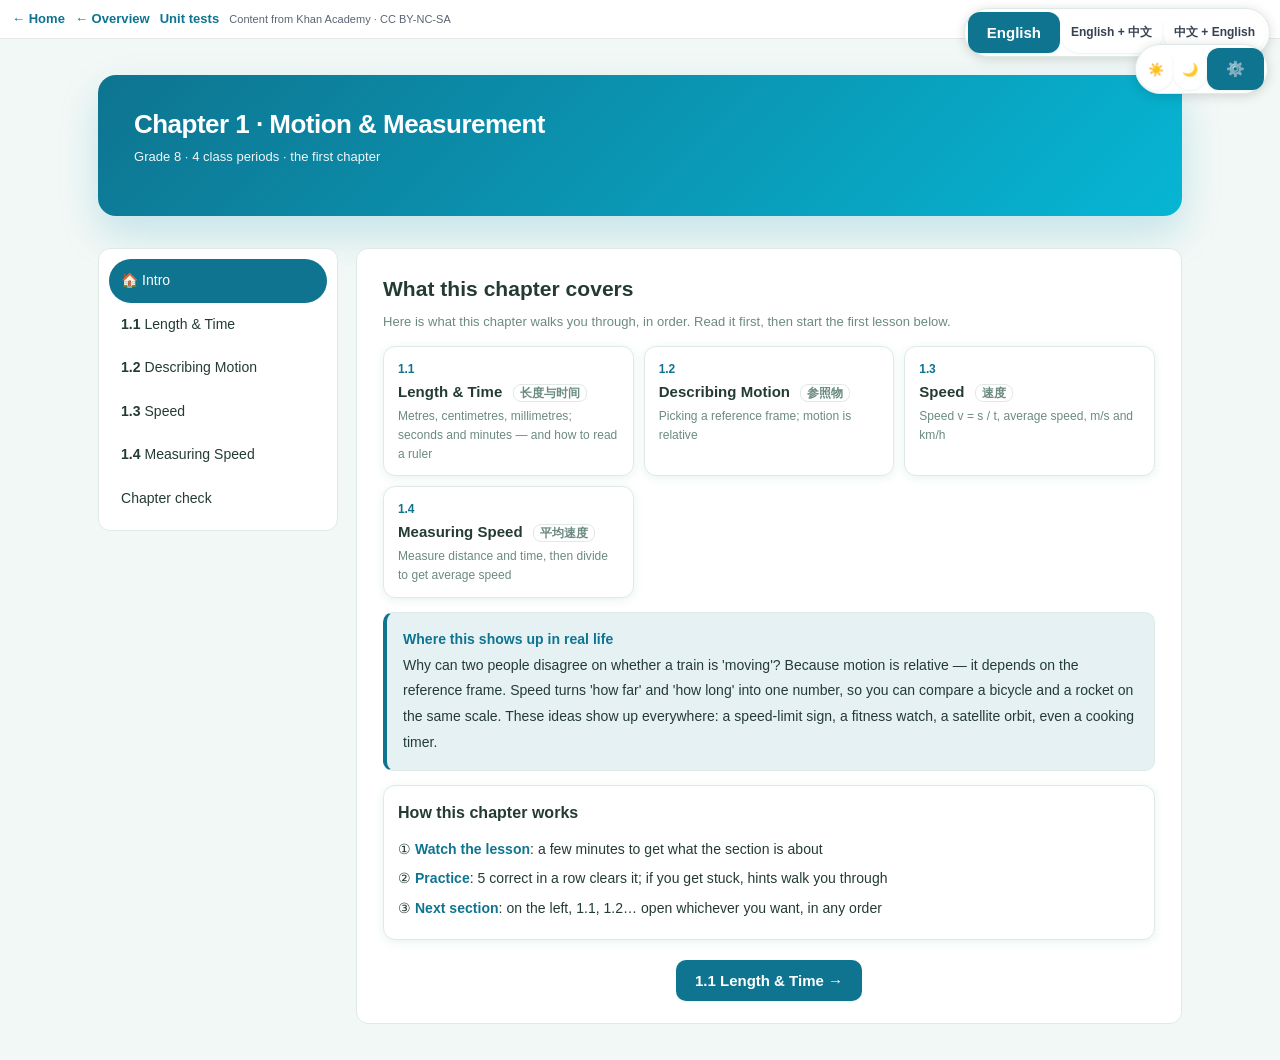
<file: ch01.html>
<!DOCTYPE html>
<html lang="en">
<head>
<meta charset="UTF-8">
<meta name="viewport" content="width=device-width,initial-scale=1.0">
<title>Chapter 1 · Motion & Measurement</title>
<style>
:root{
 --bg:#fafafa; --card:#fff; --line:#e5e7eb; --text:#1f2937; --muted:#5b6472;
 --accent:#0e7490; --ok:#15803d; --err:#b91c1c; --warn:#0e7490;
}
*{box-sizing:border-box;margin:0;padding:0}
body{font-family:-apple-system,BlinkMacSystemFont,"Segoe UI","PingFang SC",sans-serif;background:var(--bg);color:var(--text);line-height:1.6}
.wrap{display:grid;grid-template-columns:240px 1fr;gap:18px;max-width:1180px;margin:0 auto;padding:18px}
header{background:linear-gradient(135deg,var(--accent),var(--accent-2));color:#fff;padding:22px 26px;border-radius:14px;margin-bottom:14px;grid-column:1/-1}
header h1{font-size:22px;margin-bottom:4px}
header p{opacity:.92;font-size:13px}
nav{background:var(--card);border:1px solid var(--line);border-radius:12px;padding:10px;height:fit-content;position:sticky;top:14px}
.nav-i{padding:10px 12px;border-radius:8px;cursor:pointer;font-size:14px;display:flex;justify-content:space-between;align-items:center;gap:8px}
.nav-i:hover{background:#ecfeff}
.nav-i.on{background:var(--accent);color:#fff}
.nav-i .st{font-size:11px;opacity:.85}
.nav-i .st.ok{color:var(--ok)}
.nav-i .st.err{color:var(--err)}
.nav-i.on .st.ok,.nav-i.on .st.err{color:#fff}
main{background:var(--card);border:1px solid var(--line);border-radius:12px;padding:22px 26px;min-height:80vh}
h2{font-size:18px;margin-bottom:6px}
.lesson-id{color:var(--muted);font-size:13px;margin-bottom:14px}
.box{background:#f9fafb;border:1px solid var(--line);border-radius:10px;padding:14px;margin:14px 0}
.box h3{font-size:15px;margin-bottom:8px;color:var(--accent)}
.box .cn{font-size:12px;color:var(--muted);font-style:italic}
.step{padding:10px 14px;background:var(--accent);color:#fff;border-radius:8px;margin-bottom:14px;font-size:15px}
.note{background:#fffbeb;border-left:3px solid var(--warn);padding:10px 14px;border-radius:6px;margin:10px 0;font-size:14px}
.note strong{color:var(--warn)}
.vid{margin:14px 0;border:1px solid var(--line);border-radius:10px;overflow:hidden}
.vid-h{padding:10px 14px;background:#ecfeff;font-size:13px;display:flex;justify-content:space-between;align-items:center;gap:10px}
.vid-h .meta{display:flex;gap:8px;align-items:center;font-size:11px}
.tag{background:#e5e7eb;padding:2px 8px;border-radius:10px;font-size:11px}
.tag.core{background:#dcfce7;color:#166534}
.tag.ext{background:#fef3c7;color:#92400e}
.vid-h .cn{font-size:12px;color:var(--muted);margin-right:auto}
.vid-h .title{font-size:13px;font-weight:600}
button{font-family:inherit;border:none;cursor:pointer;border-radius:8px;padding:8px 14px;font-size:14px;background:var(--accent);color:#fff}
button.secondary{background:#e5e7eb;color:var(--text)}
button:hover{opacity:.92}
input[type=text],input[type=number]{padding:10px 12px;font-size:16px;border:1px solid var(--line);border-radius:8px;width:120px;font-family:inherit}
input:focus{outline:none;border-color:var(--accent)}
input.ok{border-color:var(--ok);background:#f0fdf4}
input.err{border-color:var(--err);background:#fef2f2}
input:disabled{background:#f3f4f6;cursor:not-allowed}
.q{margin:12px 0;padding:14px;background:#f9fafb;border-radius:8px;border-left:3px solid var(--accent)}
.q .q-text{font-size:15px;margin-bottom:8px}
.q .q-cn{font-size:12px;color:var(--muted);margin-bottom:8px}
.q .feedback{margin-top:8px;font-size:13px;padding:6px 10px;border-radius:6px;display:none}
.q .feedback.show{display:block}
.q .feedback.ok{background:#dcfce7;color:#166534}
.q .feedback.err{background:#fee2e2;color:#991b1b}
.q .feedback.warn{background:#fef3c7;color:#92400e}
.hint{background:#fef3c7;border-left:3px solid var(--warn);padding:10px 12px;border-radius:6px;margin:8px 0;font-size:13px;display:none}
.hint.show{display:block}
.diff{display:flex;gap:10px;align-items:center;margin:10px 0;font-size:13px}
.diff button{padding:4px 10px;font-size:12px}
.diff button.on{background:var(--ok)}
.controls{display:flex;gap:10px;margin:14px 0;flex-wrap:wrap;align-items:center}
.controls .info{margin-left:auto;font-size:13px;color:var(--muted)}
.progress{height:6px;background:#e5e7eb;border-radius:3px;overflow:hidden;margin:8px 0}
.progress div{height:100%;background:var(--accent);transition:width .3s}
svg{max-width:100%;display:block;margin:0 auto}
.num{color:var(--accent);font-weight:600}
svg circle{transition:r .2s,fill .2s}
svg line,svg path{transition:stroke .3s,opacity .3s}

.intro-h{font-size:21px;font-weight:700;margin:0 0 4px}
.intro-sub{font-size:13px;color:var(--muted);margin-bottom:14px}
.kp{display:grid;grid-template-columns:repeat(auto-fill,minmax(230px,1fr));gap:10px;margin:14px 0}
.kp-c{border:1px solid var(--line);border-radius:10px;padding:12px 14px;background:#f9fafb}
.kp-c .n{font-size:12px;color:var(--accent);font-weight:700}
.kp-c .t{font-size:15px;font-weight:600;margin:2px 0 5px;line-height:1.4}
.kp-c .d{font-size:12px;color:var(--muted);line-height:1.55}
.why{background:#ecfeff;border:1px solid #a5f3fc;border-radius:10px;padding:14px 16px;margin:14px 0;font-size:14px;line-height:1.85}
.why b{color:var(--accent)}
.how{font-size:14px;line-height:2.1;margin:8px 0 2px}
.how b{color:var(--accent)}
.big-start{margin-top:20px;text-align:center}
.big-start button{font-size:16px;padding:13px 30px;border-radius:10px}
.trytip{font-size:12px;color:var(--muted);margin:10px 0 2px}
.cn-tag{font-size:12px;color:var(--muted);border:1px solid var(--line);border-radius:8px;padding:1px 6px;margin-left:6px}

.zh{display:none}
body.lang-en .zh{display:none}
body.lang-mix .zh{display:inline;font-size:.82em;margin-left:6px;font-weight:400}
body.lang-zh .en{display:inline;font-size:.78em;margin-left:6px;font-weight:400}
body.lang-zh .zh{display:inline}
header, header h1, header p, header .en, header .zh, header .src, header .sub, header .t, header .no{ color:#fff; }
header p, header .en, header .zh{ opacity:1; }

.langbar{position:fixed;top:8px;right:10px;z-index:300;display:inline-flex;align-items:center;background:#fff;border:1px solid var(--line);border-radius:999px;padding:3px;box-shadow:0 2px 12px rgba(0,0,0,.15)}
.langseg{display:inline-flex}
.langseg button:not(.on){background:transparent;color:#374151;border:none;padding:6px 11px;font-size:12px;cursor:pointer;font-family:inherit;border-radius:999px;white-space:nowrap}
.langseg button.on{background:var(--accent);color:#fff}
@media(max-width:680px){.langbar{top:6px;right:6px}.langseg button{padding:5px 8px;font-size:11px}}

body.lang-mix h1 .en, body.lang-mix h1 .zh,
body.lang-mix h2 .en, body.lang-mix h2 .zh,
body.lang-mix h3 .en, body.lang-mix h3 .zh,
body.lang-mix h4 .en, body.lang-mix h4 .zh,
body.lang-mix p .en,  body.lang-mix p .zh,
body.lang-mix li .en, body.lang-mix li .zh,
body.lang-mix summary .en, body.lang-mix summary .zh,
body.lang-mix .step .en, body.lang-mix .step .zh,
body.lang-mix header .en, body.lang-mix header .zh,
body.lang-mix .ch .en, body.lang-mix .ch .zh,
body.lang-mix .ch .top .en, body.lang-mix .ch .top .zh,
body.lang-mix .note .en, body.lang-mix .note .zh { display: block; }
body.lang-mix h1 .zh, body.lang-mix h2 .zh, body.lang-mix h3 .zh, body.lang-mix h4 .zh,
body.lang-mix p .zh, body.lang-mix li .zh, body.lang-mix summary .zh,
body.lang-mix .step .zh, body.lang-mix header .zh,
body.lang-mix .ch .zh, body.lang-mix .ch .top .zh,
body.lang-mix .note .zh { font-size: inherit; }

:root{color-scheme:light}
@media (prefers-color-scheme: dark){
 :root:not([data-theme="light"]){
  color-scheme:dark;
  --bg:#0f172a;--card:#1e293b;--card2:#172033;--line:#334155;
  --text:#e5e7eb;--muted:#94a3b8;--ink:#e5e7eb;--mute:#94a3b8;
  --accent:#22d3ee;--ok:#4ade80;--err:#f87171;--warn:#fbbf24;--bad:#f87171;
 }
}
html[data-theme="dark"]{
 color-scheme:dark;
 --bg:#0f172a;--card:#1e293b;--card2:#172033;--line:#334155;
 --text:#e5e7eb;--muted:#94a3b8;--ink:#e5e7eb;--mute:#94a3b8;
 --accent:#22d3ee;--ok:#4ade80;--err:#f87171;--warn:#fbbf24;--bad:#f87171;
}
html[data-theme="light"]{color-scheme:light}
html[data-theme="dark"] body{background:var(--bg);color:var(--text)}
html[data-theme="dark"] main{background:var(--card);color:var(--text)}
html[data-theme="dark"] nav{background:var(--card)}
html[data-theme="dark"] .langbar,
html[data-theme="dark"] .chip:not(.on),
html[data-theme="dark"] .kp,
html[data-theme="dark"] .topbar,
html[data-theme="dark"] button.choice,
html[data-theme="dark"] .vid-item,
html[data-theme="dark"] .proof,
html[data-theme="dark"] .q{background:var(--card)}
html[data-theme="dark"] .stat,
html[data-theme="dark"] .box,
html[data-theme="dark"] .kp-c,
html[data-theme="dark"] .badge:not(.ok):not(.warn):not(.lock),
html[data-theme="dark"] .pbar,
html[data-theme="dark"] .nav-i:hover,
html[data-theme="dark"] input:disabled,
html[data-theme="dark"] .bars,
html[data-theme="dark"] .tag,
html[data-theme="dark"] .ltsw button{background:var(--card2)}
html[data-theme="dark"] .opt{background:var(--card);color:var(--text)}
html[data-theme="dark"] .opt:hover:not(:disabled),
html[data-theme="dark"] button.choice:hover{background:var(--card2);border-color:var(--accent)}
html[data-theme="dark"] .opt.sel-ok{background:#14532d;color:#bbf7d0;border-color:var(--ok)}
html[data-theme="dark"] .opt.sel-bad{background:#7f1d1d;color:#fecaca;border-color:var(--err)}
html[data-theme="dark"] button{color:#0f172a!important}
html[data-theme="dark"] .opt,
html[data-theme="dark"] button.choice,
html[data-theme="dark"] button.ghost,
html[data-theme="dark"] button.secondary,
html[data-theme="dark"] .langseg button:not(.on),
html[data-theme="dark"] .themseg button:not(.on){color:var(--text)!important}
html[data-theme="dark"] button.ghost,
html[data-theme="dark"] button.secondary{background:var(--card2)!important}
html[data-theme="dark"] .nav-i.on,
html[data-theme="dark"] .chip.on,
html[data-theme="dark"] .sel .num{color:#0f172a!important}
html[data-theme="dark"] .langseg button.on,
html[data-theme="dark"] .themseg button.on{color:#0f172a!important}
html[data-theme="dark"] .nav-i.on .st.ok,
html[data-theme="dark"] .nav-i.on .st.err{color:#0f172a!important}
html[data-theme="dark"] .chip.on .rec{color:#0f172a!important}
html[data-theme="dark"] .step{color:#062a30!important}
html[data-theme="dark"] .welcome-cta .big{color:#fff!important}
html[data-theme="dark"] .fig,html[data-theme="dark"] .eqbox{color:#1f2937}
html[data-theme="dark"] .fig *{color:#1f2937!important}
html[data-theme="dark"] .eqbox .num{color:#0e7490!important}
html[data-theme="dark"] svg{background:#fff;border-radius:8px;padding:4px}
html[data-theme="dark"] .note,html[data-theme="dark"] .note *{color:#1f2937}
html[data-theme="dark"] .note strong,html[data-theme="dark"] .note b{color:#0e7490!important}
html[data-theme="dark"] .hint,html[data-theme="dark"] .hint *{color:#1f2937}
html[data-theme="dark"] .parents{background:var(--card)!important;color:var(--text);border-color:var(--line)!important}
html[data-theme="dark"] .parents .zh,html[data-theme="dark"] .parents .en,html[data-theme="dark"] .parents p,html[data-theme="dark"] .parents summary{color:var(--text)}
html[data-theme="dark"] input,html[data-theme="dark"] select,html[data-theme="dark"] textarea{
 background:var(--card2);color:var(--text);border-color:var(--line)}
html[data-theme="dark"] input::placeholder{color:var(--muted)}
html[data-theme="dark"] table th{color:var(--muted)}
.themebar{position:fixed;top:44px;right:12px;z-index:300;display:inline-flex;align-items:center;background:var(--card);border:1px solid var(--line);border-radius:999px;padding:3px;box-shadow:0 2px 12px rgba(0,0,0,.15)}
.themseg{display:inline-flex}
.themseg button:not(.on){background:transparent;color:var(--text);border:none;padding:5px 9px;font-size:13px;cursor:pointer;font-family:inherit;border-radius:999px;line-height:1}
.themseg button.on{background:var(--accent);color:#fff}
@media(max-width:680px){.themebar{top:36px;right:6px}.themseg button{padding:4px 7px;font-size:12px}}
.bridge{background:#cffafe;border-left:3px solid var(--accent);padding:10px 14px;border-radius:6px;margin:10px 0;font-size:14px}
.bridge strong{color:var(--accent)}
.bridge .bl{font-size:12px;font-weight:700;letter-spacing:.04em;text-transform:uppercase;color:var(--accent);margin-bottom:2px}
html[data-theme="dark"] .bridge,html[data-theme="dark"] .bridge *{color:#1f2937}
html[data-theme="dark"] .bridge strong,html[data-theme="dark"] .bridge b{color:#155e75!important}
html[data-theme="dark"] .bridge .bl{color:#155e75!important}
</style>
<script>try{document.documentElement.setAttribute('data-theme',localStorage.getItem('phys8_theme')||'auto');}catch(e){}</script>
  <link rel="stylesheet" href="theme.css">
</head>
<body>
<div style="background:#fff;border-bottom:1px solid #e5e7eb;padding:8px 12px;font-size:13px;display:flex;gap:6px 10px;flex-wrap:wrap;align-items:center;position:sticky;top:0;z-index:99">
 <a href="index.html" style="color:var(--accent);text-decoration:none;font-weight:600"><span class="zh">← 主页</span><span class="en">← Home</span></a> <a href="home.html" style="color:var(--accent);text-decoration:none;font-weight:600"><span class="en">← Overview</span><span class="zh">← 总览</span></a>
 <a href="unittests.html" style="color:var(--accent);text-decoration:none;font-weight:600"><span class="en">Unit tests</span><span class="zh">单元测试</span></a>
 <span style="font-size:11px;color:#5b6472"><span class="en">Content from Khan Academy · CC BY-NC-SA</span><span class="zh">内容来自 Khan Academy · CC BY-NC-SA</span></span>
</div>

<div class="langbar" title="显示语言 · Language display — 随时可改 · change anytime">
 <span class="langseg">
  <button data-lang="en" onclick="setLang('en')">English</button>
  <button data-lang="mix" onclick="setLang('mix')">English + 中文</button>
  <button data-lang="zh" onclick="setLang('zh')">中文 + English</button>
 </span>
</div>
<div class="themebar" title="日间 / 夜间 / 自动 · Day / Night / Auto">
 <span class="themseg">
  <button data-theme="light" onclick="setTheme('light')" title="日间 · Day">☀️</button>
  <button data-theme="dark" onclick="setTheme('dark')" title="夜间 · Night">🌙</button>
  <button data-theme="auto" onclick="setTheme('auto')" title="自动跟随系统 · Auto">⚙️</button>
 </span>
</div>

<div class="wrap">
<header>
 <h1><span class="en">Chapter 1 · Motion & Measurement</span><span class="zh">第 1 章 · 机械运动</span></h1>
 <p><span class="en">Grade 8 · 4 class periods · the first chapter</span><span class="zh">八年级 · 4 课时 · 第一章</span></p>
 </header>
<nav id="nav"></nav>
<main id="main"></main>
</div>

<script>
const KEY='phys8_ch01_state';
let S=load();
function load(){try{return JSON.parse(localStorage.getItem(KEY))||{};}catch(e){return{};}}
function save(){try{localStorage.setItem(KEY,JSON.stringify(S));}catch(e){}}
const LESSONS=[
 {id:'intro',t:'Intro',cn:'Start here · What this chapter covers',n:'🏠'},
 {id:'k1',t:'Length & Time',cn:'Length and time',n:'1.1'},
 {id:'k2',t:'Describing Motion',cn:'Describing motion',n:'1.2'},
 {id:'k3',t:'Speed',cn:'Speed',n:'1.3'},
 {id:'k4',t:'Measuring Speed',cn:'Measuring speed',n:'1.4'},
 {id:'test',t:'Chapter check',cn:'Chapter check',n:''}
];
let cur='intro';
function st(id){return S[id]||(S[id]={diag:null,prac:{ok:0,tot:0},vid:{},done:false});}
function ri(a,b){return Math.floor(Math.random()*(b-a+1))+a;}
function pick(a){return a[ri(0,a.length-1)];}
// Numeric answer matching for physics: lots of real answers are not integers
// (20 s = 0.333… min, 90 m / 8 s = 11.25 m/s), so parseInt equality silently
// rejects every correct answer. Accept any parse and allow rounding to 2 dp.
function num(a){var t=String(a).replace(/[^0-9.\-]/g,'');if(!t)return NaN;return parseFloat(t);}
function numOk(a,target){var v=num(a);if(!isFinite(v))return false;return Math.abs(v-target)<=Math.max(0.005,Math.abs(target)*0.002);}
// Round for display: 11.25 stays, 0.3333… becomes 0.33 — never a 16-digit float.
function fnum(x){var r=Math.round(x*1000)/1000;return String(r);}
function L(a,b){ return '<span class="en">'+a+'</span><span class="zh">'+(b==null?a:b)+'</span>'; }

/* ===== Video list (Khan Academy · embedded via YouTube; yt filled in mapping pass) ===== */
const VIDEOS={
k1:[
 {f:'',yt:'vQCkYm3v3aA',t:'Intro to distance, displacement, and coordinate systems',c:'core'},
 {f:'',yt:'w2mbvtpQKrM',t:'Distance and displacement in one dimension',c:'core'},
],
k2:[
 {f:'',yt:'3yaZ7lkQPUQ',t:'Introduction to reference frames',c:'core'},
 {f:'',yt:'dAUdeFIOriY',t:'Choosing a reference frame',c:'core'},
],
k3:[
 {f:'',yt:'6G1MQi2VFMI',t:'Calculating average speed and velocity',c:'core'},
 {f:'',yt:'wHihAqfXvJ0',t:'Average speed worked example',c:'core'},
],
k4:[
 {f:'',yt:'awzOvyMKeMA',t:'Finding time from distance and speed',c:'core'},
 {f:'',yt:'pfTTHx9kCHk',t:' instantaneous vs average speed',c:'ext'},
],
};
const VTZ={
 'Intro to distance, displacement, and coordinate systems':'距离、位移与坐标系入门',
 'Distance and displacement in one dimension':'一维中的距离与位移',
 'Introduction to reference frames':'参照物入门',
 'Choosing a reference frame':'选择参照物',
 'Calculating average speed and velocity':'平均速度与速率的计算',
 'Average speed worked example':'平均速度例题',
 'Finding time from distance and speed':'由距离和速度求时间',
 ' instantaneous vs average speed':'瞬时速度 vs 平均速度'
};

/* ============ Lesson K1: length & time ============ */
function microK1(el){
 el.innerHTML=`
  <div class="step"><span class="en">How do we measure where and how long?</span><span class="zh">怎么量位置和时长？</span></div>
  <div class="box">
   <h3><span class="en">Units of length</span><span class="zh">长度单位</span></h3>
   
   <p><span class="en">The metre (m) is the base unit. Going down: 1 m = 10 dm = 100 cm = 1000 mm. Going up: 1 km = 1000 m.</span><span class="zh">米（m）是基本单位。变小：1 m = 10 dm = 100 cm = 1000 mm。变大：1 km = 1000 m。</span></p>
   <p><span class="en">Pick the unit that fits: a classroom is in metres, a hair is in millimetres, a city trip is in kilometres.</span><span class="zh">选合适的单位：教室用米，头发用毫米，城市路程用千米。</span></p>
  </div>
  <div class="box">
   <h3><span class="en">Reading a ruler</span><span class="zh">读尺子</span></h3>
   
   <p><span class="en">Read to the smallest mark, then estimate one more digit. A ruler marked in mm can be read to about 0.1 mm by eye.</span><span class="zh">读到最小刻度，再估读一位。最小刻度是毫米的尺子，肉眼可读到约 0.1 mm。</span></p>
  </div>
  <div class="box">
   <h3><span class="en">Time</span><span class="zh">时间</span></h3>
   
   <p><span class="en">The second (s) is the base unit. 1 min = 60 s, 1 h = 3600 s. A stopwatch measures time to 0.01 s.</span><span class="zh">秒（s）是基本单位。1 min = 60 s，1 h = 3600 s。秒表可测到 0.01 s。</span></p>
  </div>`;
}

/* ============ Lesson K2: describing motion ============ */
function microK2(el){
 el.innerHTML=`
  <div class="step"><span class="en">Is it moving? It depends on who is watching.</span><span class="zh">它在动吗？取决于谁在看。</span></div>
  <div class="box">
   <h3><span class="en">Reference frame</span><span class="zh">参照物</span></h3>
   
   <p><span class="en">Motion is always "relative to something". A person sitting in a moving train is at rest to another passenger, but moving to someone on the platform.</span><span class="zh">运动总是「相对于某物」而言。坐在行驶火车里的人，对另一位乘客是静止的，对站台上的人却在运动。</span></p>
   <p><span class="en">We pick a reference frame first, then say "moving" or "still".</span><span class="zh">先选定参照物，才能说「在动」还是「静止」。</span></p>
  </div>
  <div class="box">
   <h3><span class="en">Mechanical motion</span><span class="zh">机械运动</span></h3>
   
   <p><span class="en">A change in position over time is mechanical motion. Almost everything around us is in some kind of mechanical motion.</span><span class="zh">位置随时间变化就是机械运动。我们周围几乎一切都在做某种机械运动。</span></p>
  </div>`;
}

/* ============ Lesson K3: speed ============ */
function microK3(el){
 el.innerHTML=`
  <div class="step"><span class="en">How fast? Compare distance and time together.</span><span class="zh">有多快？把距离和时间放在一起比。</span></div>
  <div class="box">
   <h3><span class="en">Speed = distance ÷ time</span><span class="zh">速度 = 路程 ÷ 时间</span></h3>
   
   <p><span class="en">Speed tells how much distance is covered per unit of time: <b class="num">v = s / t</b>. Unit: metres per second (m/s) or kilometres per hour (km/h).</span><span class="zh">速度表示单位时间内走过多少路程：<b class="num">v = s / t</b>。单位：米每秒（m/s）或千米每时（km/h）。</span></p>
   <p><span class="en">Two runners cover 100 m, one in 10 s and one in 20 s — the first is twice as fast (10 m/s vs 5 m/s).</span><span class="zh">两人都跑 100 m，一个用 10 s、一个用 20 s——前者快一倍（10 m/s 对 5 m/s）。</span></p>
  </div>
  <div class="box">
   <h3><span class="en">Average speed</span><span class="zh">平均速度</span></h3>
   
   <p><span class="en">Real motion speeds up and slows down. Average speed = total distance ÷ total time — it smooths the whole trip into one number.</span><span class="zh">真实运动时快时慢。平均速度 = 总路程 ÷ 总时间——把整段路程压成一个数字。</span></p>
   <p><span class="en">To switch: 1 m/s = 3.6 km/h (×3.6).</span><span class="zh">换算：1 m/s = 3.6 km/h（乘 3.6）。</span></p>
  </div>
  <div class="bridge">
   <div class="bl"><span class="en">Bridge</span><span class="zh">衔接补全</span></div>
   <h3><span class="en">Average speed is not the average of two speeds</span><span class="zh">平均速度不是「两个速度的平均」</span></h3>
   <p><span class="en">A car covers the first half of a trip at 60 km/h and the second half at 40 km/h. The average is not (60+40)÷2 = 50 km/h. Average speed = total distance ÷ total time, and the slow half takes longer, so it pulls the result below 50. Always go back to total distance ÷ total time.</span><span class="zh">一辆车前半程 60 km/h、后半程 40 km/h，平均速度不是 (60+40)÷2 = 50 km/h。平均速度 = 总路程 ÷ 总时间；慢的那半程花的时间更长，会把结果拉到 50 以下。一定要回到「总路程 ÷ 总时间」。</span></p>
  
   <p class="kwatch" style="margin-top:9px;font-size:14px"><span class="en">Watch it on Khan Academy:</span><span class="zh">看 Khan Academy 讲解：</span> <a href="https://www.youtube.com/watch?v=7tByPWVR3pQ" target="_blank" rel="noopener" style="font-weight:600">Average speed for the whole journey</a></p></div>`;
}

/* ============ Lesson K4: measuring speed ============ */
function microK4(el){
 el.innerHTML=`
  <div class="step"><span class="en">Measure it: distance, time, then divide.</span><span class="zh">测出来：先量距离和时间，再相除。</span></div>
  <div class="box">
   <h3><span class="en">The experiment</span><span class="zh">实验怎么做</span></h3>
   
   <p><span class="en">Measure a straight distance s with a ruler (e.g. 50 m). Time the object with a stopwatch (t). Then average speed = s / t.</span><span class="zh">用尺量出直线距离 s（如 50 m），用秒表测时间 t，则平均速度 = s / t。</span></p>
   <p><span class="en">Repeat 3 times and take the average to reduce error.</span><span class="zh">重复 3 次取平均，减小误差。</span></p>
  </div>`;
}

/* ============ Quick check ============ */
function diag(el,lessonId,generator){
 el.innerHTML=`<div class="step"><span class="en">Quick check</span><span class="zh">小测一下</span></div><div class="box"><p style="font-size:14px;color:var(--muted)">3 questions, just to see where you stand. Pass 3/3 to skip the lesson; otherwise the lesson comes next.</p><div id="diagQ"></div></div>`;
 const qEl=el.querySelector('#diagQ');
 let ok=0;
 const qs=Array.from({length:3},()=>generator('diag'));
 let i=0;
 const show=()=>{
  if(i>=3){
   st(lessonId).diag=ok;
   if(ok===3){
    qEl.innerHTML=`<div class="note" style="background:#dcfce7;border-color:var(--ok)"><strong>3/3:</strong> you already have this — skip the lesson and go to practice.</div><div style="margin-top:14px"><button id="skipMicro"><span class="en">Skip the lesson, go to practice →</span><span class="zh">跳过微课，去做练习 →</span></button></div>`;
    qEl.querySelector('#skipMicro').onclick=()=>{cur=`prac-${lessonId}`;render();};
   } else {
    qEl.innerHTML=`<div class="note" style="background:#fef3c7;border-color:var(--warn)"><strong>${ok}/3:</strong> work through the lesson below to fill the gap.</div><div style="margin-top:14px"><button id="goMicro"><span class="en">Go to lesson →</span><span class="zh">去看微课 →</span></button></div>`;
    qEl.querySelector('#goMicro').onclick=()=>{cur=`micro-${lessonId}`;render();};
   }
   save();renderNav();
   return;
  }
  const q=qs[i];
  qEl.innerHTML=`
   <div class="q">
    <div class="q-text">${i+1}. ${L(q.q,q.zhq)}</div>
    
    <div style="display:flex;gap:8px;align-items:center;flex-wrap:wrap">
     <input type="text" id="da" autocomplete="off" placeholder="?"> <button id="sub"><span class="en">Submit</span><span class="zh">提交</span></button>
    </div>
    <div class="hint" id="ht"></div>
    <div class="feedback" id="fb"></div>
   </div>`;
  const input=qEl.querySelector('#da'),fb=qEl.querySelector('#fb'),ht=qEl.querySelector('#ht');
  input.focus();
  qEl.querySelector('#sub').onclick=check;
  input.onkeydown=e=>{if(e.key==='Enter')check();};
  function check(){
   const ans=input.value.trim();
   const correct=q.check(ans);
   if(correct===true){ok++;fb.className='feedback show ok';fb.innerHTML=L('✓ Correct · correct','✓ 正确 · 对了');input.disabled=true;setTimeout(()=>{i++;show();},700);}
   else if(correct==='hint'){ht.className='hint show';ht.innerHTML=L(q.hint||'Have another go.', q.zhh||'再试一次。');}
   else{fb.className='feedback show err';fb.innerHTML=L('✗ Not right, try again.','✗ 不对，再试一次。');}
  }
 };
 show();
}

/* ============ Practice generators (by topic) ============ */
const generators={
k1:()=>{ // length & time units
 const type=ri(1,3);
 if(type===1){
  const m=ri(1,9);
  return {q:`How many centimetres are in ${m} metre${m>1?'s':''}?`,
   zhq:`${m} 米等于多少厘米？`,
   check:a=>numOk(a,m*100),ans:fnum(m*100),hint:'1 m = 100 cm.',zhh:'1 m = 100 cm。'}; } else if(type===2){
  const mm=ri(2,9)*10;
  return {q:`Convert ${mm} mm to centimetres.`,
   zhq:`把 ${mm} mm 换算成厘米。`,
   check:a=>numOk(a,mm/10),ans:fnum(mm/10),hint:'10 mm = 1 cm.',zhh:'10 mm = 1 cm。'};
 } else {
  const s=ri(2,9)*10;
  return {q:`A stopwatch reads ${s} seconds. How many minutes is that?`,
   zhq:`秒表显示 ${s} 秒，等于多少分钟？`,
   check:a=>numOk(a,s/60),ans:fnum(s/60),hint:'60 s = 1 min.',zhh:'60 s = 1 min。'};
 }
},
k2:()=>{ // reference frame
 const opts=['at rest','moving'];
 const ans=opts[ri(0,1)];
 return {q:`A book lies on a desk. To the desk, is the book ${ans}? (type: at rest / moving)`,
  zhq:`一本书放在桌上。以桌子为参照物，书是${ans==='at rest'?'静止':'运动'}的？（填 at rest / moving）`,
  check:a=>a.trim().toLowerCase()===ans,ans,opts,choice:true,
  hint:'Motion is relative to the reference frame you pick.',zhh:'运动取决于你选的参照物。'};
},
k3:()=>{ // speed v=s/t
 const type=ri(1,3);
 if(type===1){
  const s=ri(2,9)*10,t=ri(2,9);
  return {q:`An object travels ${s} m in ${t} s. What is its speed in m/s?`,
   zhq:`一个物体 ${t} 秒内走了 ${s} m，速度是多少 m/s？`,
   check:a=>numOk(a,s/t),ans:fnum(s/t),hint:'v = s / t.',zhh:'v = s / t。'};
 } else if(type===2){
  const v=ri(2,9),t=ri(2,9);
  return {q:`A runner moves at ${v} m/s for ${t} s. How far does it go (m)?`,
   zhq:`跑步者以 ${v} m/s 的速度跑 ${t} 秒，走了多少米？`,
   check:a=>numOk(a,v*t),ans:fnum(v*t),hint:'s = v × t.',zhh:'s = v × t。'};
 } else {
  const kmh=[36,72,108][ri(0,2)];
  return {q:`Convert ${kmh} km/h to m/s.`,
   zhq:`把 ${kmh} km/h 换算成 m/s。`,
   check:a=>numOk(a,kmh/3.6),ans:fnum(kmh/3.6),hint:'1 m/s = 3.6 km/h, so divide by 3.6.',zhh:'1 m/s = 3.6 km/h，除以 3.6。'};
 }
},
k4:()=>{ // measuring speed
 const s=ri(2,9)*10,t=ri(2,9);
 return {q:`You measure a distance of ${s} m and a time of ${t} s. What is the average speed (m/s)?`,
  zhq:`你量得距离 ${s} m、时间 ${t} s，平均速度是多少 m/s？`,
  check:a=>numOk(a,s/t),ans:fnum(s/t),hint:'average speed = distance ÷ time.',zhh:'平均速度 = 距离 ÷ 时间。'};
},
};

/* ============ Videos module (YouTube embed) ============ */
function videos(el,lessonId){
 const list=VIDEOS[lessonId]||[];
 if(!list.length){el.innerHTML='<div class="note">No videos for this section.</div>';return;}
 let html=`<div class="step"><span class="en">Videos</span><span class="zh">视频</span> · ${LESSONS.find(l=>l.id===lessonId).t}</div>`;
 html+=`<div class="box"><p style="font-size:13px;color:var(--muted)"><span class="tag core">Watch first</span> watch first; <span class="tag ext">Optional</span> if you have time.</p></div>`;
 list.forEach((v,i)=>{
  const watched=st(lessonId).vid[i];
  const yt=v.yt&&v.yt.indexOf('TODO')!==0?v.yt:'';
  html+=`<div class="vid">
   <div class="vid-h">
    <span class="title">${L(v.t,(typeof VTZ!=='undefined'&&VTZ[v.t])||v.t)}</span>
    <span class="meta">
     <span class="tag ${v.c}"><span class="en">${v.c==='core'?'Core':'Extra'}</span><span class="zh">${v.c==='core'?'核心':'拓展'}</span></span>
     <span class="st ${watched?'ok':''}">${watched?'✓ watched':'Unwatched'}</span>
     <button data-i="${i}">${watched?'<span class="en">▶ Replay</span><span class="zh">▶ 重播</span>':'<span class="en">▶ Play</span><span class="zh">▶ 播放</span>'}</button>
    </span>
   </div>
   <div id="vc${i}" style="display:${watched?'block':'none'}">
    ${yt?`<div class="ytwrap"><iframe src="https://www.youtube.com/embed/${yt}?rel=0&playsinline=1" frameborder="0" allow="accelerometer; autoplay; clipboard-write; encrypted-media; gyroscope; picture-in-picture; web-share" allowfullscreen></iframe></div>`:'<div style="padding:14px;background:#f3f4f6;color:var(--muted);font-size:13px;border-radius:10px">video id pending Khan mapping</div>'}
   </div>
  </div>`;
 });
 el.innerHTML=html;
 el.querySelectorAll('[data-i]').forEach(b=>{
  b.onclick=()=>{
   const i=parseInt(b.dataset.i);
   const slot=el.querySelector('#vc'+i);
   slot.style.display = slot.style.display==='none'?'block':'none';
   st(lessonId).vid[i]=true;save();renderNav();
   b.parentElement.querySelector('.st').className='st ok';
   b.parentElement.querySelector('.st').textContent='✓ watched';
  };
 });
}

/* ============ Practice module ============ */
function practice(el,lessonId){
 const gen=generators[lessonId];
 if(!gen){el.innerHTML='<div class="note">No practice for this.</div>';return;}
 const s=st(lessonId);
 let streak=0,need=5,q=null,tries=0,diff=1;
 function newQ(){q=gen(diff);tries=0;}
 const update=()=>{
  el.innerHTML=`
   <div class="step"><span class="en">Practice</span><span class="zh">练习</span> (${streak}/${need})</div>
   <div class="diff">
    Difficulty: 
    <button class="secondary ${diff===1?'on':''}" data-d="1">Easy</button>
    <button class="secondary ${diff===2?'on':''}" data-d="2">Medium</button>
    <button class="secondary ${diff===3?'on':''}" data-d="3">Hard</button>
    <span class="info">Correct: ${s.prac.ok}/${s.prac.tot} (streak ${streak})<button class="secondary" id="rs" style="margin-left:8px"><span class="en">Reset</span><span class="zh">重置</span></button></span>
   </div>
   <div class="progress"><div style="width:${(streak/need)*100}%"></div></div>
   <div class="q">
    <div class="q-text">${L(q.q,q.zhq)}</div>
    
    <div style="display:flex;gap:8px;align-items:center;flex-wrap:wrap">
     <input type="text" id="pi" autocomplete="off" placeholder="?"> <button id="ps"><span class="en">Submit</span><span class="zh">提交</span></button>
    </div>
    <div class="hint" id="ph"></div>
    <div class="feedback" id="pf"></div>
   </div>`;
  el.querySelectorAll('[data-d]').forEach(b=>b.onclick=()=>{diff=parseInt(b.dataset.d);update();});
  el.querySelector('#rs').onclick=()=>{s.prac={ok:0,tot:0};streak=0;diff=1;save();update();renderNav();};
  const syncTop=()=>{
   const stp=el.querySelector('.step'); if(stp) stp.innerHTML='<span class="en">Practice</span><span class="zh">练习</span> ('+streak+'/'+need+')';
   const pg=el.querySelector('.progress'); if(pg&&pg.firstElementChild) pg.firstElementChild.style.width=(streak/need)*100+'%';
   const inf=el.querySelector('.info'); if(inf){const rb=inf.querySelector('#rs');inf.textContent='Correct: '+s.prac.ok+'/'+s.prac.tot+' (streak '+streak+') ';if(rb)inf.appendChild(rb);}
  };
  const inp=el.querySelector('#pi'),fb=el.querySelector('#pf'),ht=el.querySelector('#ph');
  inp.focus();
  el.querySelector('#ps').onclick=check;
  inp.onkeydown=e=>{if(e.key==='Enter')check();};
  function check(){
   const a=inp.value.trim();
   const r=q.check(a);
   if(r===true){
    streak++;s.prac.ok++;s.prac.tot++;
    fb.className='feedback show ok';fb.innerHTML=L('✓ correct!','✓ 对了！');
    inp.disabled=true;syncTop();
    if(streak>=need){s.done=true;fb.innerHTML+='<br><strong>'+L('Section cleared ✓','本节过关 ✓')+'</strong>';save();renderNav();}
    else if(streak>=3&&diff<3){diff++;}
    setTimeout(()=>{newQ();update();},900);
   } else {
    tries++;
    if(tries===1){
     ht.className='hint show';ht.innerHTML=L(q.hint||'Have another go.', q.zhh||'再试一次。');
     fb.className='feedback show err';fb.innerHTML=L('✗ Try again. ','✗ 再试一次。');
    } else if(tries===2){
     fb.className='feedback show err';
     fb.innerHTML=L('✗ Not quite. '+(q.sol?('Method: '+q.sol):(q.hint?('Hint: '+q.hint):'Work through it once more.')), '✗ 不太对。'+(q.zhs?('方法：'+q.zhs):(q.zhh?('提示：'+q.zhh):'再算一遍。')));
    } else {
     streak=0;s.prac.tot++;syncTop();
     if(diff>1)diff--;
     fb.className='feedback show err';
     fb.innerHTML=L('The answer is <b>'+(isNaN(num(q.ans))?q.ans:fnum(num(q.ans)))+'</b>'+(q.sol?('. '+q.sol):'. '), '答案是 <b>'+(isNaN(num(q.ans))?q.ans:fnum(num(q.ans)))+'</b>'+(q.zhs?('。'+q.zhs):'。'));
     inp.disabled=true;save();renderNav();
     setTimeout(()=>{q=gen();tries=0;update();},2400);
    }
   }
   save();
  }
 };
 newQ();update();
}

/* ============ Chapter check ============ */
function chTest(el){
 el.innerHTML=`<div class="step"><span class="en">Chapter check</span><span class="zh">章末自己测</span></div><div class="box"><p style="font-size:13px;color:var(--muted)">8 questions covering every topic in this chapter. Not timed, not scored.</p><div id="tq"></div></div>`;
 const tq=el.querySelector('#tq');
 const qs=[];
 for(let i=0;i<3;i++)qs.push(generators.k1(i+1));
 for(let i=0;i<1;i++)qs.push(generators.k2(i+1));
 for(let i=0;i<3;i++)qs.push(generators.k3(i+1));
 for(let i=0;i<1;i++)qs.push(generators.k4(i+1));
 let i=0,ok=0;
 const show=()=>{
  if(i>=qs.length){
   tq.innerHTML=`<div class="note" style="background:${ok>=6?'#dcfce7':'#fef3c7'};border-color:${ok>=6?'var(--ok)':'var(--warn)'}"><strong>${ok}/${qs.length}</strong> ${ok>=6?'Chapter passed! Move on to the next chapter':'Go back and review what you missed'}</div>`;
   S.test={ok,tot:qs.length};save();renderNav();return;
  }
  const q=qs[i];
  tq.innerHTML=`<div class="q"><div class="q-text">${i+1}/${qs.length}. ${L(q.q,q.zhq)}</div><div style="display:flex;gap:8px"><input id="ti" autocomplete="off"><button id="ts"><span class="en">Submit</span><span class="zh">提交</span></button></div><div class="hint" id="th"></div><div class="feedback" id="tf"></div></div>`;
  const inp=tq.querySelector('#ti'),fb=tq.querySelector('#tf'),ht=tq.querySelector('#th');
  inp.focus();tq.querySelector('#ts').onclick=check;inp.onkeydown=e=>{if(e.key==='Enter')check();};
  function check(){
   const r=q.check(inp.value.trim());
   if(r===true){ok++;fb.className='feedback show ok';fb.textContent='✓';inp.disabled=true;setTimeout(()=>{i++;show();},600);}
   else if(r==='hint'){ht.className='hint show';ht.textContent=q.hint;}
   else{fb.className='feedback show err';fb.textContent='✗';setTimeout(()=>{i++;show();},900);}
  }
 };
 show();
}

/* ============ Render ============ */
const GLOSS={k1:"长度与时间",k2:"参照物",k3:"速度",k4:"平均速度",test:""};
const USE_MICRO=true;
const INTRO={why:"Why can two people disagree on whether a train is 'moving'? Because motion is relative — it depends on the reference frame. Speed turns 'how far' and 'how long' into one number, so you can compare a bicycle and a rocket on the same scale. These ideas show up everywhere: a speed-limit sign, a fitness watch, a satellite orbit, even a cooking timer.",whyZh:"为什么两个人会对火车「在不在动」有不同说法？因为运动具有相对性——取决于参照物。速度把「多远」和「多久」合成一个数，于是自行车和火箭能放在同一把尺上比。这些想法无处不在：限速牌、运动手表、卫星轨道，甚至厨房计时器。",desc:{k1:"Metres, centimetres, millimetres; seconds and minutes — and how to read a ruler",k2:"Picking a reference frame; motion is relative",k3:"Speed v = s / t, average speed, m/s and km/h",k4:"Measure distance and time, then divide to get average speed"}};
function goLesson(id){cur=USE_MICRO?('micro-'+id):id;render();}
function introRender(main){
  const pts=LESSONS.filter(l=>l.id!=='test'&&l.id!=='intro');
  let h='<div class="intro-h"><span class="en">What this chapter covers</span><span class="zh">本章学什么</span></div>'
    +'<div class="intro-sub"><span class="en">Here is what this chapter walks you through, in order. Read it first, then start the first lesson below.</span><span class="zh">下面是这一章要走的全部内容，按顺序排好。先看一遍，再点下面开始第一小节。</span></div><div class="kp">';
  pts.forEach(l=>{
    const s=st(l.id);
    const badge=s.done?' <span class="st ok">✓ done</span>':(s.prac.tot>0?' <span class="st">'+s.prac.ok+'/'+s.prac.tot+'</span>':'');
    h+='<div class="kp-c"><div class="n">'+l.n+'</div><div class="t">'+l.t+(GLOSS[l.id]?' <span class="cn-tag">'+GLOSS[l.id]+'</span>':'')+'</div><div class="d">'+((INTRO.desc&&INTRO.desc[l.id])||'')+'</div>'+badge+'</div>';
  });
  h+='</div>';
  h+='<div class="why"><b><span class="en">Where this shows up in real life</span><span class="zh">在真实生活里哪里会用到</span></b><br>'+L(INTRO.why,INTRO.whyZh)+'</div>';
  h+='<div class="box"><b><span class="en">How this chapter works</span><span class="zh">本章怎么学</span></b><div class="how">'
    +'① <b><span class="en">Watch the lesson</span><span class="zh">看微课</span></b>: <span class="en">a few minutes to get what the section is about</span><span class="zh">花几分钟了解本节内容</span><br>'
    +'② <b><span class="en">Practice</span><span class="zh">练一练</span></b>: <span class="en">5 correct in a row clears it; if you get stuck, hints walk you through</span><span class="zh">连对 5 题就算过关；卡住了就看提示</span><br>'
    +'③ <b><span class="en">Next section</span><span class="zh">下一节</span></b>: <span class="en">on the left, </span><span class="zh">在左侧，</span>'+pts[0].n+', '+pts[1].n+'… open whichever you want, in any order'
    +'</div></div>';
  h+='<div class="big-start"><button id="startBtn">'+pts[0].n+' <span class="en">'+pts[0].t+'</span><span class="zh">开始 · '+NAVZH[pts[0].id]+'</span> →</button></div>';
  main.innerHTML=h;
  main.querySelector('#startBtn').onclick=()=>{goLesson(pts[0].id);};
}
const NAVZH={"intro":"概览","k1":"长度与时间","k2":"运动的描述","k3":"运动的快慢","k4":"速度的测量","test":"章末自己测"};
const LKEY='phys8_lang';
function getLang(){return localStorage.getItem(LKEY)||'en';}
function setLang(l){localStorage.setItem(LKEY,l);applyLang();}
function applyLang(){const l=getLang();document.body.className=(' '+document.body.className+' ').replace(/\s+lang-(en|mix|zh)\b/g,' ').trim();if(l==='mix'||l==='zh')document.body.classList.add('lang-'+l);document.querySelectorAll('.langseg button').forEach(b=>{b.classList.toggle('on',b.dataset.lang===l);});}
applyLang();

function renderNav(){
 const nav=document.getElementById('nav');
 nav.innerHTML=LESSONS.map(l=>{
  const s=st(l.id);
  let stxt='';
  if(s.done)stxt='<span class="st ok">✓</span>';
  else if(s.prac.tot>0)stxt=`<span class="st ${s.prac.ok/s.prac.tot>0.6?'ok':'err'}">${s.prac.ok}/${s.prac.tot}</span>`;
  return `<div class="nav-i ${l.id===cur||cur===`micro-${l.id}`||cur===`diag-${l.id}`||cur===`prac-${l.id}`?'on':''}" data-go="${l.id}">
   <span><b>${l.n}</b> <span class="en">${l.t}</span><span class="zh">${NAVZH[l.id]||l.t}</span></span>${stxt}</div>`;
 }).join('');
 nav.querySelectorAll('[data-go]').forEach(n=>n.onclick=()=>{
  const id=n.dataset.go;
  cur = id==='test' ? 'test' : `micro-${id}`;
  render();
 });
}

function render(){
 const main=document.getElementById('main');
 renderNav();
 if(cur==='intro'||cur==='micro-intro'){introRender(main);return;}
 if(cur==='test'){chTest(main);return;}
 const m=cur.match(/^(diag|micro|prac)-(\w+)$/);
 if(m){
  const phase=m[1],id=m[2];
  const lesson=LESSONS.find(l=>l.id===id);
  if(!lesson){main.innerHTML='<div class="note">Unknown lesson</div>';return;}
  const titles={k1:'Length & Time',k2:'Describing Motion',k3:'Speed',k4:'Measuring Speed'};
  main.innerHTML=`<div class="lesson-id">${lesson.n} · <span class="en">${titles[id]} · ${lesson.cn}</span><span class="zh">${NAVZH[id]||titles[id]}</span></div>`;
  const c=document.createElement('div');main.appendChild(c);
  if(phase==='diag'){
   if(st(id).diag===3){cur=`micro-${id}`;render();return;}
   diag(c,id,generators[id]);
  } else if(phase==='micro'){
   if(id==='k1')microK1(c);
   else if(id==='k2')microK2(c);
   else if(id==='k3')microK3(c);
   else if(id==='k4')microK4(c);
   const after=document.createElement('div');main.appendChild(after);
   videos(after,id);
   const btn=document.createElement('div');btn.style.marginTop='14px';
   btn.innerHTML=`<button id="toPrac">Go to practice</button>`;
   main.appendChild(btn);
   btn.querySelector('#toPrac').onclick=()=>{cur=`prac-${id}`;render();};
  } else if(phase==='prac'){
   practice(c,id);
  }
 } else {
  introRender(main);
 }
}
render();
</script>
<script>
(function(){try{if(new URLSearchParams(location.search).get('go')==='test'){cur='test';render();}}catch(e){}})();
</script>
<script>
var TKEY='phys8_theme';
function getTheme(){try{return localStorage.getItem(TKEY)||'auto';}catch(e){return 'auto';}}
function setTheme(t){try{localStorage.setItem(TKEY,t);}catch(e){}applyTheme();}
function applyTheme(){
 var t=getTheme();
 document.documentElement.setAttribute('data-theme',t);
 var bs=document.querySelectorAll('.themseg button');
 for(var i=0;i<bs.length;i++){
  var on=(bs[i].getAttribute('data-theme')===t);
  if(on){bs[i].classList.add('on');}else{bs[i].classList.remove('on');}
 }
}
applyTheme();
try{var mq=window.matchMedia('(prefers-color-scheme: dark)');if(mq&&mq.addEventListener){mq.addEventListener('change',function(){if(getTheme()==='auto'){applyTheme();}});}}catch(e){}
</script>
</body></body>
</html>
</file>
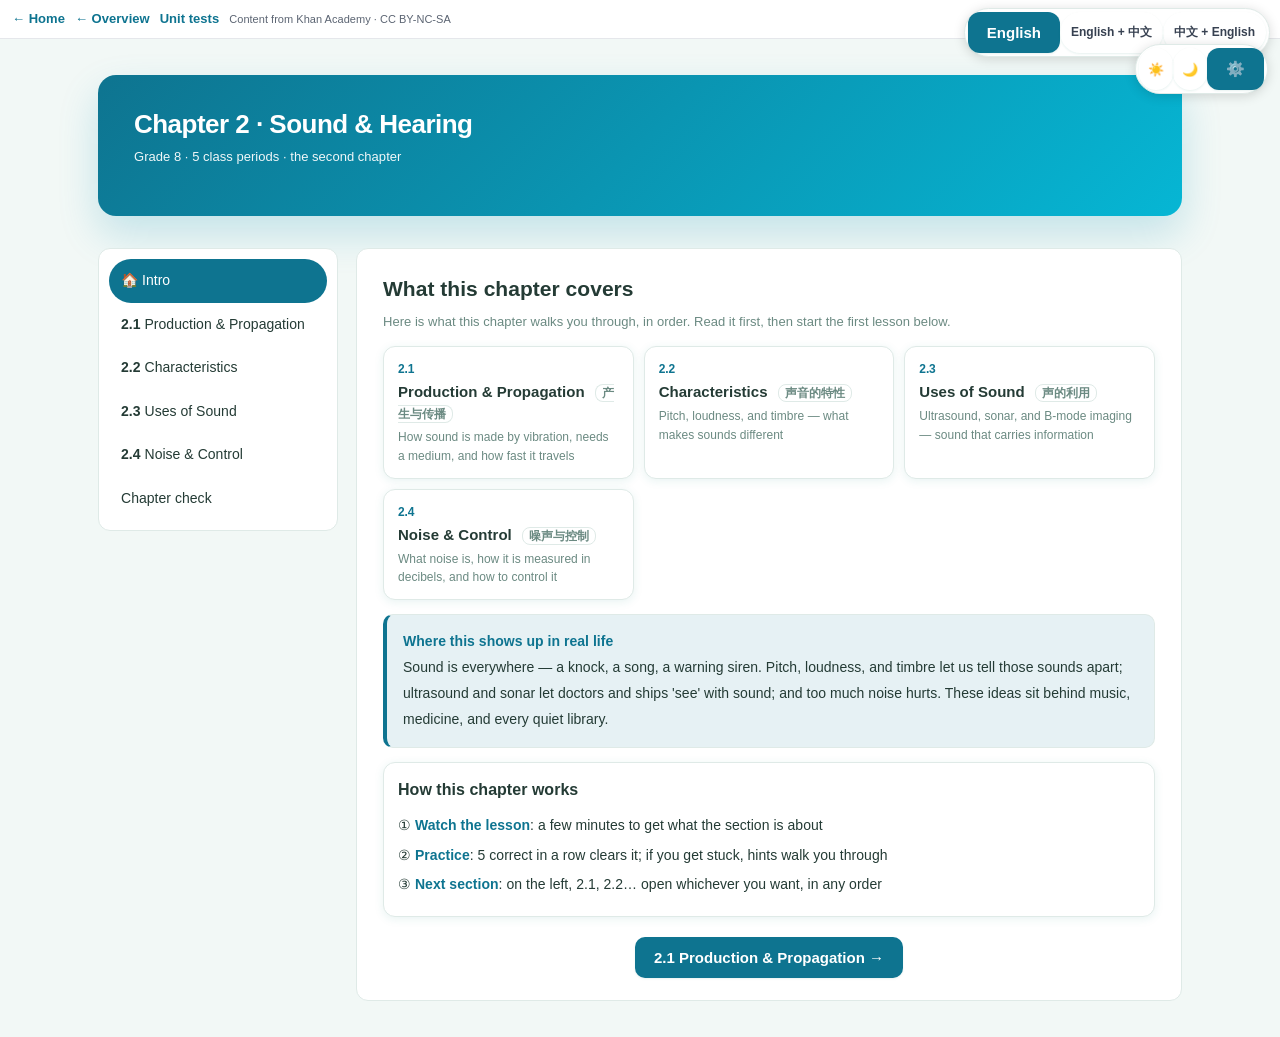
<file: ch02.html>
<!DOCTYPE html>
<html lang="en">
<head>
<meta charset="UTF-8">
<meta name="viewport" content="width=device-width,initial-scale=1.0">
<title>Chapter 2 · Sound &amp; Hearing</title>
<style>
:root{
 --bg:#fafafa; --card:#fff; --line:#e5e7eb; --text:#1f2937; --muted:#5b6472;
 --accent:#0e7490; --ok:#15803d; --err:#b91c1c; --warn:#0e7490;
}
*{box-sizing:border-box;margin:0;padding:0}
body{font-family:-apple-system,BlinkMacSystemFont,"Segoe UI","PingFang SC",sans-serif;background:var(--bg);color:var(--text);line-height:1.6}
.wrap{display:grid;grid-template-columns:240px 1fr;gap:18px;max-width:1180px;margin:0 auto;padding:18px}
header{background:linear-gradient(135deg,var(--accent),var(--accent-2));color:#fff;padding:22px 26px;border-radius:14px;margin-bottom:14px;grid-column:1/-1}
header h1{font-size:22px;margin-bottom:4px}
header p{opacity:.92;font-size:13px}
nav{background:var(--card);border:1px solid var(--line);border-radius:12px;padding:10px;height:fit-content;position:sticky;top:14px}
.nav-i{padding:10px 12px;border-radius:8px;cursor:pointer;font-size:14px;display:flex;justify-content:space-between;align-items:center;gap:8px}
.nav-i:hover{background:#ecfeff}
.nav-i.on{background:var(--accent);color:#fff}
.nav-i .st{font-size:11px;opacity:.85}
.nav-i .st.ok{color:var(--ok)}
.nav-i .st.err{color:var(--err)}
.nav-i.on .st.ok,.nav-i.on .st.err{color:#fff}
main{background:var(--card);border:1px solid var(--line);border-radius:12px;padding:22px 26px;min-height:80vh}
h2{font-size:18px;margin-bottom:6px}
.lesson-id{color:var(--muted);font-size:13px;margin-bottom:14px}
.box{background:#f9fafb;border:1px solid var(--line);border-radius:10px;padding:14px;margin:14px 0}
.box h3{font-size:15px;margin-bottom:8px;color:var(--accent)}
.box .cn{font-size:12px;color:var(--muted);font-style:italic}
.step{padding:10px 14px;background:var(--accent);color:#fff;border-radius:8px;margin-bottom:14px;font-size:15px}
.note{background:#fffbeb;border-left:3px solid var(--warn);padding:10px 14px;border-radius:6px;margin:10px 0;font-size:14px}
.note strong{color:var(--warn)}
.vid{margin:14px 0;border:1px solid var(--line);border-radius:10px;overflow:hidden}
.vid-h{padding:10px 14px;background:#ecfeff;font-size:13px;display:flex;justify-content:space-between;align-items:center;gap:10px}
.vid-h .meta{display:flex;gap:8px;align-items:center;font-size:11px}
.tag{background:#e5e7eb;padding:2px 8px;border-radius:10px;font-size:11px}
.tag.core{background:#dcfce7;color:#166534}
.tag.ext{background:#fef3c7;color:#92400e}
.vid-h .cn{font-size:12px;color:var(--muted);margin-right:auto}
.vid-h .title{font-size:13px;font-weight:600}
button{font-family:inherit;border:none;cursor:pointer;border-radius:8px;padding:8px 14px;font-size:14px;background:var(--accent);color:#fff}
button.secondary{background:#e5e7eb;color:var(--text)}
button:hover{opacity:.92}
input[type=text],input[type=number]{padding:10px 12px;font-size:16px;border:1px solid var(--line);border-radius:8px;width:120px;font-family:inherit}
input:focus{outline:none;border-color:var(--accent)}
input.ok{border-color:var(--ok);background:#f0fdf4}
input.err{border-color:var(--err);background:#fef2f2}
input:disabled{background:#f3f4f6;cursor:not-allowed}
.q{margin:12px 0;padding:14px;background:#f9fafb;border-radius:8px;border-left:3px solid var(--accent)}
.q .q-text{font-size:15px;margin-bottom:8px}
.q .q-cn{font-size:12px;color:var(--muted);margin-bottom:8px}
.q .feedback{margin-top:8px;font-size:13px;padding:6px 10px;border-radius:6px;display:none}
.q .feedback.show{display:block}
.q .feedback.ok{background:#dcfce7;color:#166534}
.q .feedback.err{background:#fee2e2;color:#991b1b}
.q .feedback.warn{background:#fef3c7;color:#92400e}
.hint{background:#fef3c7;border-left:3px solid var(--warn);padding:10px 12px;border-radius:6px;margin:8px 0;font-size:13px;display:none}
.hint.show{display:block}
.diff{display:flex;gap:10px;align-items:center;margin:10px 0;font-size:13px}
.diff button{padding:4px 10px;font-size:12px}
.diff button.on{background:var(--ok)}
.controls{display:flex;gap:10px;margin:14px 0;flex-wrap:wrap;align-items:center}
.controls .info{margin-left:auto;font-size:13px;color:var(--muted)}
.progress{height:6px;background:#e5e7eb;border-radius:3px;overflow:hidden;margin:8px 0}
.progress div{height:100%;background:var(--accent);transition:width .3s}
svg{max-width:100%;display:block;margin:0 auto}
.num{color:var(--accent);font-weight:600}
svg circle{transition:r .2s,fill .2s}
svg line,svg path{transition:stroke .3s,opacity .3s}

.intro-h{font-size:21px;font-weight:700;margin:0 0 4px}
.intro-sub{font-size:13px;color:var(--muted);margin-bottom:14px}
.kp{display:grid;grid-template-columns:repeat(auto-fill,minmax(230px,1fr));gap:10px;margin:14px 0}
.kp-c{border:1px solid var(--line);border-radius:10px;padding:12px 14px;background:#f9fafb}
.kp-c .n{font-size:12px;color:var(--accent);font-weight:700}
.kp-c .t{font-size:15px;font-weight:600;margin:2px 0 5px;line-height:1.4}
.kp-c .d{font-size:12px;color:var(--muted);line-height:1.55}
.why{background:#ecfeff;border:1px solid #a5f3fc;border-radius:10px;padding:14px 16px;margin:14px 0;font-size:14px;line-height:1.85}
.why b{color:var(--accent)}
.how{font-size:14px;line-height:2.1;margin:8px 0 2px}
.how b{color:var(--accent)}
.big-start{margin-top:20px;text-align:center}
.big-start button{font-size:16px;padding:13px 30px;border-radius:10px}
.trytip{font-size:12px;color:var(--muted);margin:10px 0 2px}
.cn-tag{font-size:12px;color:var(--muted);border:1px solid var(--line);border-radius:8px;padding:1px 6px;margin-left:6px}

.zh{display:none}
body.lang-en .zh{display:none}
body.lang-mix .zh{display:inline;font-size:.82em;margin-left:6px;font-weight:400}
body.lang-zh .en{display:inline;font-size:.78em;margin-left:6px;font-weight:400}
body.lang-zh .zh{display:inline}
header, header h1, header p, header .en, header .zh, header .src, header .sub, header .t, header .no{ color:#fff; }
header p, header .en, header .zh{ opacity:1; }

.langbar{position:fixed;top:8px;right:10px;z-index:300;display:inline-flex;align-items:center;background:#fff;border:1px solid var(--line);border-radius:999px;padding:3px;box-shadow:0 2px 12px rgba(0,0,0,.15)}
.langseg{display:inline-flex}
.langseg button:not(.on){background:transparent;color:#374151;border:none;padding:6px 11px;font-size:12px;cursor:pointer;font-family:inherit;border-radius:999px;white-space:nowrap}
.langseg button.on{background:var(--accent);color:#fff}
@media(max-width:680px){.langbar{top:6px;right:6px}.langseg button{padding:5px 8px;font-size:11px}}

body.lang-mix h1 .en, body.lang-mix h1 .zh,
body.lang-mix h2 .en, body.lang-mix h2 .zh,
body.lang-mix h3 .en, body.lang-mix h3 .zh,
body.lang-mix h4 .en, body.lang-mix h4 .zh,
body.lang-mix p .en,  body.lang-mix p .zh,
body.lang-mix li .en, body.lang-mix li .zh,
body.lang-mix summary .en, body.lang-mix summary .zh,
body.lang-mix .step .en, body.lang-mix .step .zh,
body.lang-mix header .en, body.lang-mix header .zh,
body.lang-mix .ch .en, body.lang-mix .ch .zh,
body.lang-mix .ch .top .en, body.lang-mix .ch .top .zh,
body.lang-mix .note .en, body.lang-mix .note .zh { display: block; }
body.lang-mix h1 .zh, body.lang-mix h2 .zh, body.lang-mix h3 .zh, body.lang-mix h4 .zh,
body.lang-mix p .zh, body.lang-mix li .zh, body.lang-mix summary .zh,
body.lang-mix .step .zh, body.lang-mix header .zh,
body.lang-mix .ch .zh, body.lang-mix .ch .top .zh,
body.lang-mix .note .zh { font-size: inherit; }

:root{color-scheme:light}
@media (prefers-color-scheme: dark){
 :root:not([data-theme="light"]){
  color-scheme:dark;
  --bg:#0f172a;--card:#1e293b;--card2:#172033;--line:#334155;
  --text:#e5e7eb;--muted:#94a3b8;--ink:#e5e7eb;--mute:#94a3b8;
  --accent:#22d3ee;--ok:#4ade80;--err:#f87171;--warn:#fbbf24;--bad:#f87171;
 }
}
html[data-theme="dark"]{
 color-scheme:dark;
 --bg:#0f172a;--card:#1e293b;--card2:#172033;--line:#334155;
 --text:#e5e7eb;--muted:#94a3b8;--ink:#e5e7eb;--mute:#94a3b8;
 --accent:#22d3ee;--ok:#4ade80;--err:#f87171;--warn:#fbbf24;--bad:#f87171;
}
html[data-theme="light"]{color-scheme:light}
html[data-theme="dark"] body{background:var(--bg);color:var(--text)}
html[data-theme="dark"] main{background:var(--card);color:var(--text)}
html[data-theme="dark"] nav{background:var(--card)}
html[data-theme="dark"] .langbar,
html[data-theme="dark"] .chip:not(.on),
html[data-theme="dark"] .kp,
html[data-theme="dark"] .topbar,
html[data-theme="dark"] button.choice,
html[data-theme="dark"] .vid-item,
html[data-theme="dark"] .proof,
html[data-theme="dark"] .q{background:var(--card)}
html[data-theme="dark"] .stat,
html[data-theme="dark"] .box,
html[data-theme="dark"] .kp-c,
html[data-theme="dark"] .badge:not(.ok):not(.warn):not(.lock),
html[data-theme="dark"] .pbar,
html[data-theme="dark"] .nav-i:hover,
html[data-theme="dark"] input:disabled,
html[data-theme="dark"] .bars,
html[data-theme="dark"] .tag,
html[data-theme="dark"] .ltsw button{background:var(--card2)}
html[data-theme="dark"] .opt{background:var(--card);color:var(--text)}
html[data-theme="dark"] .opt:hover:not(:disabled),
html[data-theme="dark"] button.choice:hover{background:var(--card2);border-color:var(--accent)}
html[data-theme="dark"] .opt.sel-ok{background:#14532d;color:#bbf7d0;border-color:var(--ok)}
html[data-theme="dark"] .opt.sel-bad{background:#7f1d1d;color:#fecaca;border-color:var(--err)}
html[data-theme="dark"] button{color:#0f172a!important}
html[data-theme="dark"] .opt,
html[data-theme="dark"] button.choice,
html[data-theme="dark"] button.ghost,
html[data-theme="dark"] button.secondary,
html[data-theme="dark"] .langseg button:not(.on),
html[data-theme="dark"] .themseg button:not(.on){color:var(--text)!important}
html[data-theme="dark"] button.ghost,
html[data-theme="dark"] button.secondary{background:var(--card2)!important}
html[data-theme="dark"] .nav-i.on,
html[data-theme="dark"] .chip.on,
html[data-theme="dark"] .sel .num{color:#0f172a!important}
html[data-theme="dark"] .langseg button.on,
html[data-theme="dark"] .themseg button.on{color:#0f172a!important}
html[data-theme="dark"] .nav-i.on .st.ok,
html[data-theme="dark"] .nav-i.on .st.err{color:#0f172a!important}
html[data-theme="dark"] .chip.on .rec{color:#0f172a!important}
html[data-theme="dark"] .step{color:#062a30!important}
html[data-theme="dark"] .welcome-cta .big{color:#fff!important}
html[data-theme="dark"] .fig,html[data-theme="dark"] .eqbox{color:#1f2937}
html[data-theme="dark"] .fig *{color:#1f2937!important}
html[data-theme="dark"] .eqbox .num{color:#0e7490!important}
html[data-theme="dark"] svg{background:#fff;border-radius:8px;padding:4px}
html[data-theme="dark"] .note,html[data-theme="dark"] .note *{color:#1f2937}
html[data-theme="dark"] .note strong,html[data-theme="dark"] .note b{color:#0e7490!important}
html[data-theme="dark"] .hint,html[data-theme="dark"] .hint *{color:#1f2937}
html[data-theme="dark"] .parents{background:var(--card)!important;color:var(--text);border-color:var(--line)!important}
html[data-theme="dark"] .parents .zh,html[data-theme="dark"] .parents .en,html[data-theme="dark"] .parents p,html[data-theme="dark"] .parents summary{color:var(--text)}
html[data-theme="dark"] input,html[data-theme="dark"] select,html[data-theme="dark"] textarea{
 background:var(--card2);color:var(--text);border-color:var(--line)}
html[data-theme="dark"] input::placeholder{color:var(--muted)}
html[data-theme="dark"] table th{color:var(--muted)}
.themebar{position:fixed;top:44px;right:12px;z-index:300;display:inline-flex;align-items:center;background:var(--card);border:1px solid var(--line);border-radius:999px;padding:3px;box-shadow:0 2px 12px rgba(0,0,0,.15)}
.themseg{display:inline-flex}
.themseg button:not(.on){background:transparent;color:var(--text);border:none;padding:5px 9px;font-size:13px;cursor:pointer;font-family:inherit;border-radius:999px;line-height:1}
.themseg button.on{background:var(--accent);color:#fff}
@media(max-width:680px){.themebar{top:36px;right:6px}.themseg button{padding:4px 7px;font-size:12px}}
.bridge{background:#cffafe;border-left:3px solid var(--accent);padding:10px 14px;border-radius:6px;margin:10px 0;font-size:14px}
.bridge strong{color:var(--accent)}
.bridge .bl{font-size:12px;font-weight:700;letter-spacing:.04em;text-transform:uppercase;color:var(--accent);margin-bottom:2px}
html[data-theme="dark"] .bridge,html[data-theme="dark"] .bridge *{color:#1f2937}
html[data-theme="dark"] .bridge strong,html[data-theme="dark"] .bridge b{color:#155e75!important}
html[data-theme="dark"] .bridge .bl{color:#155e75!important}
</style>
<script>try{document.documentElement.setAttribute('data-theme',localStorage.getItem('phys8_theme')||'auto');}catch(e){}</script>
  <link rel="stylesheet" href="theme.css">
</head>
<body>
<div style="background:#fff;border-bottom:1px solid #e5e7eb;padding:8px 12px;font-size:13px;display:flex;gap:6px 10px;flex-wrap:wrap;align-items:center;position:sticky;top:0;z-index:99">
 <a href="index.html" style="color:var(--accent);text-decoration:none;font-weight:600"><span class="zh">← 主页</span><span class="en">← Home</span></a> <a href="home.html" style="color:var(--accent);text-decoration:none;font-weight:600"><span class="en">← Overview</span><span class="zh">← 总览</span></a>
 <a href="unittests.html" style="color:var(--accent);text-decoration:none;font-weight:600"><span class="en">Unit tests</span><span class="zh">单元测试</span></a>
 <span style="font-size:11px;color:#5b6472"><span class="en">Content from Khan Academy · CC BY-NC-SA</span><span class="zh">内容来自 Khan Academy · CC BY-NC-SA</span></span>
</div>

<div class="langbar" title="显示语言 · Language display — 随时可改 · change anytime">
 <span class="langseg">
  <button data-lang="en" onclick="setLang('en')">English</button>
  <button data-lang="mix" onclick="setLang('mix')">English + 中文</button>
  <button data-lang="zh" onclick="setLang('zh')">中文 + English</button>
 </span>
</div>
<div class="themebar" title="日间 / 夜间 / 自动 · Day / Night / Auto">
 <span class="themseg">
  <button data-theme="light" onclick="setTheme('light')" title="日间 · Day">☀️</button>
  <button data-theme="dark" onclick="setTheme('dark')" title="夜间 · Night">🌙</button>
  <button data-theme="auto" onclick="setTheme('auto')" title="自动跟随系统 · Auto">⚙️</button>
 </span>
</div>

<div class="wrap">
<header>
 <h1><span class="en">Chapter 2 · Sound &amp; Hearing</span><span class="zh">第 2 章 · 声现象</span></h1>
 <p><span class="en">Grade 8 · 5 class periods · the second chapter</span><span class="zh">八年级 · 5 课时 · 第二章</span></p>
 </header>
<nav id="nav"></nav>
<main id="main"></main>
</div>

<script>
const KEY='phys8_ch02_state';
let S=load();
function load(){try{return JSON.parse(localStorage.getItem(KEY))||{};}catch(e){return{};}}
function save(){try{localStorage.setItem(KEY,JSON.stringify(S));}catch(e){}}
const LESSONS=[
 {id:'intro',t:'Intro',cn:'Start here · What this chapter covers',n:'🏠'},
 {id:'k1',t:'Production & Propagation',cn:'Sound production and propagation',n:'2.1'},
 {id:'k2',t:'Characteristics',cn:'Characteristics of sound',n:'2.2'},
 {id:'k3',t:'Uses of Sound',cn:'Uses of sound',n:'2.3'},
 {id:'k4',t:'Noise & Control',cn:'Noise and its control',n:'2.4'},
 {id:'test',t:'Chapter check',cn:'Chapter check',n:''}
];
let cur='intro';
function st(id){return S[id]||(S[id]={diag:null,prac:{ok:0,tot:0},vid:{},done:false});}
function ri(a,b){return Math.floor(Math.random()*(b-a+1))+a;}
function pick(a){return a[ri(0,a.length-1)];}
function L(a,b){ return '<span class="en">'+a+'</span><span class="zh">'+(b==null?a:b)+'</span>'; }

/* ===== Video list (Khan Academy · embedded via YouTube; yt filled in mapping pass) ===== */
const VIDEOS={
k1:[
 {f:'',yt:'nGKffdaI4Pg',t:'Production of sound',c:'core'},
 {f:'',yt:'UgE2GIQwUCw',t:'Speed of Sound',c:'core'},
 {f:'',yt:'yF4cvbAYjwI',t:'Relative speed of sound in solids, liquids, and gases',c:'ext'},
],
k2:[
 {f:'',yt:'-_xZZt99MzY',t:'Sound Properties (Amplitude, Period, Frequency, Wavelength)',c:'core'},
 {f:'',yt:'46V8qqVRirk',t:'Why do sounds get softer?',c:'core'},
 {f:'',yt:'tJW_a6JeXD8',t:'Amplitude, period, frequency and wavelength of periodic waves',c:'ext'},
],
k3:[
 {f:'',yt:'sTcqtljxLOk',t:'Ultrasound medical imaging',c:'core'},
 {f:'',yt:'9u1PjsBfrmg',t:'Sound waves',c:'ext'},
],
k4:[
 {f:'',yt:'peSLM4XObBE',t:'Auditory processing',c:'ext'}
]
};
const VTZ={
 'Production of sound':'声音的产生',
 'Speed of Sound':'声音的速度',
 'Relative speed of sound in solids, liquids, and gases':'固体、液体、气体中的声速比较',
 'Sound Properties (Amplitude, Period, Frequency, Wavelength)':'声音的性质（振幅·周期·频率·波长）',
 'Why do sounds get softer?':'声音为什么会变弱？',
 'Amplitude, period, frequency and wavelength of periodic waves':'周期波的振幅、周期、频率与波长',
 'Ultrasound medical imaging':'超声波医学成像',
 'Sound waves':'声波',
 'Auditory processing':'听觉加工'
};

/* ============ Lesson K1: production & propagation ============ */
function microK1(el){
 el.innerHTML=`
  <div class="step"><span class="en">Where does a sound start, and how does it travel?</span><span class="zh">声音从哪里开始，又是怎么传开的？</span></div>
  <div class="box">
   <h3><span class="en">Vibration makes sound</span><span class="zh">振动产生声音</span></h3>
   <p><span class="en">Every sounding object vibrates — a guitar string, a speaker cone, your vocal cords. Stop the vibration and the sound stops too.</span><span class="zh">一切发声的物体都在振动——琴弦、喇叭纸盆、声带都是。振动一停，声音也就停了。</span></p>
  </div>
  <div class="box">
   <h3><span class="en">Sound needs a medium</span><span class="zh">声音需要介质</span></h3>
   <p><span class="en">Sound travels by making particles bump into each other: air, water, or a solid. In empty space (a vacuum) there is nothing to bump, so sound cannot travel.</span><span class="zh">声音靠粒子互相碰撞传播：空气、水或者固体都行。真空里没有粒子可撞，所以声音传不过去。</span></p>
  </div>
  <div class="box">
   <h3><span class="en">How fast?</span><span class="zh">速度有多快</span></h3>
   <p><span class="en">In air at room temperature sound travels about <b class="num">340 m/s</b>. It moves faster through liquids and fastest through solids: solid &gt; liquid &gt; gas.</span><span class="zh">常温下空气中声速约为 <b class="num">340 m/s</b>。在液体里更快，在固体里最快：固体 &gt; 液体 &gt; 气体。</span></p>
  </div>`;
}

/* ============ Lesson K2: characteristics ============ */
function microK2(el){
 el.innerHTML=`
  <div class="step"><span class="en">Why do two notes sound different?</span><span class="zh">为什么两个音听起来不一样？</span></div>
  <div class="box">
   <h3><span class="en">Pitch = frequency</span><span class="zh">音调 = 频率</span></h3>
   <p><span class="en">Pitch is set by frequency (measured in hertz, Hz). More vibrations per second means a higher pitch.</span><span class="zh">音调由频率决定（单位是赫兹 Hz）。每秒振动次数越多，音调越高。</span></p>
  </div>
  <div class="box">
   <h3><span class="en">Loudness = amplitude</span><span class="zh">响度 = 振幅</span></h3>
   <p><span class="en">Loudness is set by amplitude — how far the particles swing. A bigger swing makes a louder sound.</span><span class="zh">响度由振幅决定——粒子摆动多大。摆得越大，声音越响。</span></p>
  </div>
  <div class="box">
   <h3><span class="en">Timbre = waveform</span><span class="zh">音色 = 波形</span></h3>
   <p><span class="en">Timbre comes from the shape of the wave. That is why a flute and a violin playing the same pitch at the same loudness still sound different.</span><span class="zh">音色来自波的形状。所以长笛和小提琴即使音高、响度相同，听起来也不一样。</span></p>
  </div>`;
}

/* ============ Lesson K3: uses of sound ============ */
function microK3(el){
 el.innerHTML=`
  <div class="step"><span class="en">Sound can carry information and energy.</span><span class="zh">声音既能传递信息，也能传递能量。</span></div>
  <div class="box">
   <h3><span class="en">Sound as information</span><span class="zh">声音传递信息</span></h3>
   <p><span class="en">Bats and ships send out sound and listen for the echo — that is echolocation and sonar. Doctors use ultrasound to make pictures inside the body (B-mode scan).</span><span class="zh">蝙蝠和船只发出声音、再听回声，这叫回声定位，也叫声纳。医生用超声波给身体内部成像（B 超）。</span></p>
  </div>
  <div class="box">
   <h3><span class="en">Sound as energy</span><span class="zh">声音传递能量</span></h3>
   <p><span class="en">Focused ultrasound can clean delicate parts or break up kidney stones — it uses the energy carried by the wave, not just the information.</span><span class="zh">聚焦的超声波能清洗精密零件、击碎肾结石——用的是波携带的能量，而不只是信息。</span></p>
  </div>
  <div class="box">
   <h3><span class="en">Ultrasound and infrasound</span><span class="zh">超声与次声</span></h3>
   <p><span class="en">Sound above <b class="num">20 000 Hz</b> is ultrasound (beyond human hearing); below <b class="num">20 Hz</b> is infrasound.</span><span class="zh">频率高于 <b class="num">20 000 Hz</b> 是超声波（人耳听不到）；低于 <b class="num">20 Hz</b> 是次声波。</span></p>
  </div>
  <div class="bridge">
   <div class="bl"><span class="en">Bridge</span><span class="zh">衔接补全</span></div>
   <h3><span class="en">Echo distance: divide the time by two</span><span class="zh">回声测距：时间要先除以 2</span></h3>
   <p><span class="en">Shout at a cliff and hear the echo after t seconds. The sound travelled to the cliff and back, so the one-way distance is d = v · t ÷ 2, not v · t. Forgetting the ÷2 is the most common slip in echo problems.</span><span class="zh">对着山崖喊一声，t 秒后听到回声——声音去了山崖又回来。单程距离是 d = v · t ÷ 2，不是 v · t。「忘了除以 2」是回声题里最常犯的错。</span></p>
  
   <p class="kwatch" style="margin-top:9px;font-size:14px"><span class="en">Watch it on Khan Academy:</span><span class="zh">看 Khan Academy 讲解：</span> <a href="https://www.youtube.com/watch?v=9u1PjsBfrmg" target="_blank" rel="noopener" style="font-weight:600">Sound waves and echoes</a></p></div>`;
}

/* ============ Lesson K4: noise & control ============ */
function microK4(el){
 el.innerHTML=`
  <div class="step"><span class="en">Not every sound is welcome.</span><span class="zh">不是所有声音都受欢迎。</span></div>
  <div class="box">
   <h3><span class="en">What is noise?</span><span class="zh">什么是噪声</span></h3>
   <p><span class="en">Noise is sound that gets in the way of rest, study, or work. On a waveform it looks irregular and harsh, unlike a clean musical tone.</span><span class="zh">噪声是妨碍休息、学习或工作的声音。从波形看，它杂乱刺耳，不像乐音那样规整。</span></p>
  </div>
  <div class="box">
   <h3><span class="en">Measured in decibels</span><span class="zh">用分贝衡量</span></h3>
   <p><span class="en">Loudness level is measured in decibels (dB). 0 dB is the quietest a young ear can hear. Long exposure above <b class="num">90 dB</b> can harm hearing.</span><span class="zh">响度等级用分贝（dB）衡量。0 dB 是人耳刚能听见的最弱声。长期处在 <b class="num">90 dB</b> 以上会损伤听力。</span></p>
  </div>
  <div class="box">
   <h3><span class="en">Three ways to control it</span><span class="zh">三条控制途径</span></h3>
   <p><span class="en">① At the source — stop it being made. ② In transit — block or absorb it with walls and barriers. ③ At the ear — earplugs or ear defenders.</span><span class="zh">① 声源处——不让它发出；② 传播过程中——用墙和屏障阻隔或吸收；③ 人耳处——戴耳塞或护耳器。</span></p>
  </div>`;
}

/* ============ Quick check ============ */
function diag(el,lessonId,generator){
 el.innerHTML=`<div class="step"><span class="en">Quick check</span><span class="zh">小测一下</span></div><div class="box"><p style="font-size:14px;color:var(--muted)">3 questions, just to see where you stand. Pass 3/3 to skip the lesson; otherwise the lesson comes next.</p><div id="diagQ"></div></div>`;
 const qEl=el.querySelector('#diagQ');
 let ok=0;
 const qs=Array.from({length:3},()=>generator('diag'));
 let i=0;
 const show=()=>{
  if(i>=3){
   st(lessonId).diag=ok;
   if(ok===3){
    qEl.innerHTML=`<div class="note" style="background:#dcfce7;border-color:var(--ok)"><strong>3/3:</strong> you already have this — skip the lesson and go to practice.</div><div style="margin-top:14px"><button id="skipMicro"><span class="en">Skip the lesson, go to practice →</span><span class="zh">跳过微课，去做练习 →</span></button></div>`;
    qEl.querySelector('#skipMicro').onclick=()=>{cur=`prac-${lessonId}`;render();};
   } else {
    qEl.innerHTML=`<div class="note" style="background:#fef3c7;border-color:var(--warn)"><strong>${ok}/3:</strong> work through the lesson below to fill the gap.</div><div style="margin-top:14px"><button id="goMicro"><span class="en">Go to lesson →</span><span class="zh">去看微课 →</span></button></div>`;
    qEl.querySelector('#goMicro').onclick=()=>{cur=`micro-${lessonId}`;render();};
   }
   save();renderNav();
   return;
  }
  const q=qs[i];
  qEl.innerHTML=`
   <div class="q">
    <div class="q-text">${i+1}. ${L(q.q,q.zhq)}</div>
    <div style="display:flex;gap:8px;align-items:center;flex-wrap:wrap">
     <input type="text" id="da" autocomplete="off" placeholder="?"> <button id="sub"><span class="en">Submit</span><span class="zh">提交</span></button>
    </div>
    <div class="hint" id="ht"></div>
    <div class="feedback" id="fb"></div>
   </div>`;
  const input=qEl.querySelector('#da'),fb=qEl.querySelector('#fb'),ht=qEl.querySelector('#ht');
  input.focus();
  qEl.querySelector('#sub').onclick=check;
  input.onkeydown=e=>{if(e.key==='Enter')check();};
  function check(){
   const ans=input.value.trim();
   const correct=q.check(ans);
   if(correct===true){ok++;fb.className='feedback show ok';fb.innerHTML=L('✓ Correct · correct','✓ 正确 · 对了');input.disabled=true;setTimeout(()=>{i++;show();},700);}
   else if(correct==='hint'){ht.className='hint show';ht.innerHTML=L(q.hint||'Have another go.', q.zhh||'再试一次。');}
   else{fb.className='feedback show err';fb.innerHTML=L('✗ Not right, try again.','✗ 不对，再试一次。');}
  }
 };
 show();
}

/* ============ Practice generators (by topic) ============ */
const generators={
k1:()=>{ // production & propagation
 const type=ri(1,3);
 if(type===1){
  const t=ri(2,8);
  return {q:`Lightning is seen and thunder is heard ${t} s later. How far away is the storm (m)? (use v = 340 m/s)`,
   zhq:`闪电后 ${t} 秒听到雷声，风暴离你多远（米）？（声速 340 m/s）`,
   check:a=>parseInt(a)===340*t,ans:String(340*t),hint:'distance = speed × time',zhh:'距离 = 速度 × 时间',
   sol:`d = 340 × ${t} = ${340*t} m`,zhs:`d = 340 × ${t} = ${340*t} 米`};
 } else if(type===2){
  const t=ri(2,6);
  return {q:`You shout and hear the echo after ${t} s. How far is the cliff (m)? (sound travels to the cliff and back; v = 340 m/s)`,
   zhq:`你喊一声，${t} 秒后听到回声。悬崖有多远（米）？（声音往返；声速 340 m/s）`,
   check:a=>parseInt(a)===170*t,ans:String(170*t),hint:'the sound goes there and back, so d = v×t/2',zhh:'声音往返，故 d = v·t/2',
   sol:`d = 340 × ${t} / 2 = ${170*t} m`,zhs:`d = 340 × ${t} / 2 = ${170*t} 米`};
 } else {
  return {q:`In which material does sound travel fastest: air, water, or steel? (type: air / water / steel)`,
   zhq:`声音在哪种物质里传得最快：空气、水，还是钢？（填 air / water / steel）`,
   check:a=>a.trim().toLowerCase()==='steel',ans:'steel',choice:true,
   hint:'solids carry sound faster than liquids, liquids faster than gases.',zhh:'固体传声比液体快，液体比气体快。'};
 }
},
k2:()=>{ // characteristics
 const type=ri(1,4);
 if(type===1){
  return {q:`A higher pitch means a higher ___ (type: frequency / amplitude)`,
   zhq:`音调越高，说明___越大（填 frequency / amplitude）`,
   check:a=>a.trim().toLowerCase()==='frequency',ans:'frequency',choice:true,
   hint:'pitch is set by frequency.',zhh:'音调由频率决定。'};
 } else if(type===2){
  return {q:`A louder sound has a larger ___ (type: amplitude / frequency)`,
   zhq:`声音越响，___越大（填 amplitude / frequency）`,
   check:a=>a.trim().toLowerCase()==='amplitude',ans:'amplitude',choice:true,
   hint:'loudness is set by amplitude.',zhh:'响度由振幅决定。'};
 } else if(type===3){
  return {q:`Two instruments play the same note but sound different — that is because of their ___ (type: timbre / wavelength)`,
   zhq:`两种乐器演奏同一音高却听起来不同，是因为它们的___（填 timbre / wavelength）`,
   check:a=>a.trim().toLowerCase()==='timbre',ans:'timbre',choice:true,
   hint:'timbre comes from the waveform shape.',zhh:'音色来自波形形状。'};
 } else {
  const f1=ri(200,900),f2=f1+ri(100,500);
  return {q:`A sound at ${f2} Hz sounds ___ pitched than one at ${f1} Hz (type: higher / lower)`,
   zhq:`${f2} Hz 的声音比 ${f1} Hz 的声音音调更___（填 higher / lower）`,
   check:a=>a.trim().toLowerCase()==='higher',ans:'higher',choice:true,
   hint:'more Hz means a higher pitch.',zhh:'频率越高，音调越高。'};
 }
},
k3:()=>{ // uses of sound
 const type=ri(1,3);
 if(type===1){
  return {q:`Sound with a frequency above ___ Hz is called ultrasound.`,
   zhq:`频率高于___ Hz 的声波称为超声波。`,
   check:a=>parseInt(a)===20000,ans:'20000',
   hint:'ultrasound sits above the human hearing range (20 000 Hz).',zhh:'超声在人类听觉上限 20000 Hz 之上。'};
 } else if(type===2){
  return {q:`Sound below 20 Hz is called ___ (type: infrasound / ultrasound)`,
   zhq:`频率低于 20 Hz 的声波称为___（填 infrasound / ultrasound）`,
   check:a=>a.trim().toLowerCase()==='infrasound',ans:'infrasound',choice:true,
   hint:'infra means below.',zhh:'infra 表示「低于」。'};
 } else {
  return {q:`B-ultrasound is used for ___ (type: medical imaging / room lighting)`,
   zhq:`B 超用于___（填 medical imaging / room lighting）`,
   check:a=>a.trim().toLowerCase()==='medical imaging',ans:'medical imaging',choice:true,
   hint:'ultrasound makes pictures inside the body.',zhh:'超声波能给身体内部成像。'};
 }
},
k4:()=>{ // noise & control
 const type=ri(1,3);
 if(type===1){
  return {q:`Repeated exposure above ___ dB can damage your hearing.`,
   zhq:`长期暴露在___ dB 以上会损伤听力。`,
   check:a=>parseInt(a)===90,ans:'90',
   hint:'90 dB is a common damage threshold.',zhh:'90 dB 是常见的损伤阈值。'};
 } else if(type===2){
  return {q:`To cut noise at the source you would ___ (type: turn off the machine / wear earplugs)`,
   zhq:`要在声源处减小噪声，你会___（填 turn off the machine / wear earplugs）`,
   check:a=>a.trim().toLowerCase()==='turn off the machine',ans:'turn off the machine',choice:true,
   hint:'at the source means stop it being made.',zhh:'声源处就是不让它发出。'};
 } else {
  return {q:`Wearing ear defenders reduces noise at the ___ (type: ear / source)`,
   zhq:`戴护耳器是在___处减小噪声（填 ear / source）`,
   check:a=>a.trim().toLowerCase()==='ear',ans:'ear',choice:true,
   hint:'ear defenders act on the listener.',zhh:'护耳器作用在听者身上。'};
 }
},
};

/* ============ Videos module (YouTube embed) ============ */
function videos(el,lessonId){
 const list=VIDEOS[lessonId]||[];
 if(!list.length){el.innerHTML='<div class="note">No videos for this section.</div>';return;}
 let html=`<div class="step"><span class="en">Videos</span><span class="zh">视频</span> · ${LESSONS.find(l=>l.id===lessonId).t}</div>`;
 html+=`<div class="box"><p style="font-size:13px;color:var(--muted)"><span class="tag core">Watch first</span> watch first; <span class="tag ext">Optional</span> if you have time.</p></div>`;
 list.forEach((v,i)=>{
  const watched=st(lessonId).vid[i];
  const yt=v.yt&&v.yt.indexOf('TODO')!==0?v.yt:'';
  html+=`<div class="vid">
   <div class="vid-h">
    <span class="title">${L(v.t,(typeof VTZ!=='undefined'&&VTZ[v.t])||v.t)}</span>
    <span class="meta">
     <span class="tag ${v.c}"><span class="en">${v.c==='core'?'Core':'Extra'}</span><span class="zh">${v.c==='core'?'核心':'拓展'}</span></span>
     <span class="st ${watched?'ok':''}">${watched?'✓ watched':'Unwatched'}</span>
     <button data-i="${i}">${watched?'<span class="en">▶ Replay</span><span class="zh">▶ 重播</span>':'<span class="en">▶ Play</span><span class="zh">▶ 播放</span>'}</button>
    </span>
   </div>
   <div id="vc${i}" style="display:${watched?'block':'none'}">
    ${yt?`<div class="ytwrap"><iframe src="https://www.youtube.com/embed/${yt}?rel=0&playsinline=1" frameborder="0" allow="accelerometer; autoplay; clipboard-write; encrypted-media; gyroscope; picture-in-picture; web-share" allowfullscreen></iframe></div>`:'<div style="padding:14px;background:#f3f4f6;color:var(--muted);font-size:13px;border-radius:10px">video id pending Khan mapping</div>'}
   </div>
  </div>`;
 });
 el.innerHTML=html;
 el.querySelectorAll('[data-i]').forEach(b=>{
  b.onclick=()=>{
   const i=parseInt(b.dataset.i);
   const slot=el.querySelector('#vc'+i);
   slot.style.display = slot.style.display==='none'?'block':'none';
   st(lessonId).vid[i]=true;save();renderNav();
   b.parentElement.querySelector('.st').className='st ok';
   b.parentElement.querySelector('.st').textContent='✓ watched';
  };
 });
}

/* ============ Practice module ============ */
function practice(el,lessonId){
 const gen=generators[lessonId];
 if(!gen){el.innerHTML='<div class="note">No practice for this.</div>';return;}
 const s=st(lessonId);
 let streak=0,need=5,q=null,tries=0,diff=1;
 function newQ(){q=gen(diff);tries=0;}
 const update=()=>{
  el.innerHTML=`
   <div class="step"><span class="en">Practice</span><span class="zh">练习</span> (${streak}/${need})</div>
   <div class="diff">
    Difficulty: 
    <button class="secondary ${diff===1?'on':''}" data-d="1">Easy</button>
    <button class="secondary ${diff===2?'on':''}" data-d="2">Medium</button>
    <button class="secondary ${diff===3?'on':''}" data-d="3">Hard</button>
    <span class="info">Correct: ${s.prac.ok}/${s.prac.tot} (streak ${streak})<button class="secondary" id="rs" style="margin-left:8px"><span class="en">Reset</span><span class="zh">重置</span></button></span>
   </div>
   <div class="progress"><div style="width:${(streak/need)*100}%"></div></div>
   <div class="q">
    <div class="q-text">${L(q.q,q.zhq)}</div>
    <div style="display:flex;gap:8px;align-items:center;flex-wrap:wrap">
     <input type="text" id="pi" autocomplete="off" placeholder="?"> <button id="ps"><span class="en">Submit</span><span class="zh">提交</span></button>
    </div>
    <div class="hint" id="ph"></div>
    <div class="feedback" id="pf"></div>
   </div>`;
  el.querySelectorAll('[data-d]').forEach(b=>b.onclick=()=>{diff=parseInt(b.dataset.d);update();});
  el.querySelector('#rs').onclick=()=>{s.prac={ok:0,tot:0};streak=0;diff=1;save();update();renderNav();};
  const syncTop=()=>{
   const stp=el.querySelector('.step'); if(stp) stp.innerHTML='<span class="en">Practice</span><span class="zh">练习</span> ('+streak+'/'+need+')';
   const pg=el.querySelector('.progress'); if(pg&&pg.firstElementChild) pg.firstElementChild.style.width=(streak/need)*100+'%';
   const inf=el.querySelector('.info'); if(inf){const rb=inf.querySelector('#rs');inf.textContent='Correct: '+s.prac.ok+'/'+s.prac.tot+' (streak '+streak+') ';if(rb)inf.appendChild(rb);}
  };
  const inp=el.querySelector('#pi'),fb=el.querySelector('#pf'),ht=el.querySelector('#ph');
  inp.focus();
  el.querySelector('#ps').onclick=check;
  inp.onkeydown=e=>{if(e.key==='Enter')check();};
  function check(){
   const a=inp.value.trim();
   const r=q.check(a);
   if(r===true){
    streak++;s.prac.ok++;s.prac.tot++;
    fb.className='feedback show ok';fb.innerHTML=L('✓ correct!','✓ 对了！');
    inp.disabled=true;syncTop();
    if(streak>=need){s.done=true;fb.innerHTML+='<br><strong>'+L('Section cleared ✓','本节过关 ✓')+'</strong>';save();renderNav();}
    else if(streak>=3&&diff<3){diff++;}
    setTimeout(()=>{newQ();update();},900);
   } else {
    tries++;
    if(tries===1){
     ht.className='hint show';ht.innerHTML=L(q.hint||'Have another go.', q.zhh||'再试一次。');
     fb.className='feedback show err';fb.innerHTML=L('✗ Try again. ','✗ 再试一次。');
    } else if(tries===2){
     fb.className='feedback show err';
     fb.innerHTML=L('✗ Not quite. '+(q.sol?('Method: '+q.sol):(q.hint?('Hint: '+q.hint):'Work through it once more.')), '✗ 不太对。'+(q.zhs?('方法：'+q.zhs):(q.zhh?('提示：'+q.zhh):'再算一遍。')));
    } else {
     streak=0;s.prac.tot++;syncTop();
     if(diff>1)diff--;
     fb.className='feedback show err';
     fb.innerHTML=L('The answer is <b>'+q.ans+'</b>'+(q.sol?('. '+q.sol):'. '), '答案是 <b>'+q.ans+'</b>'+(q.zhs?('。'+q.zhs):'。'));
     inp.disabled=true;save();renderNav();
     setTimeout(()=>{q=gen();tries=0;update();},2400);
    }
   }
   save();
  }
 };
 newQ();update();
}

/* ============ Chapter check ============ */
function chTest(el){
 el.innerHTML=`<div class="step"><span class="en">Chapter check</span><span class="zh">章末自己测</span></div><div class="box"><p style="font-size:13px;color:var(--muted)">8 questions covering every topic in this chapter. Not timed, not scored.</p><div id="tq"></div></div>`;
 const tq=el.querySelector('#tq');
 const qs=[];
 for(let i=0;i<2;i++)qs.push(generators.k1(i+1));
 for(let i=0;i<2;i++)qs.push(generators.k2(i+1));
 for(let i=0;i<2;i++)qs.push(generators.k3(i+1));
 for(let i=0;i<2;i++)qs.push(generators.k4(i+1));
 let i=0,ok=0;
 const show=()=>{
  if(i>=qs.length){
   tq.innerHTML=`<div class="note" style="background:${ok>=6?'#dcfce7':'#fef3c7'};border-color:${ok>=6?'var(--ok)':'var(--warn)'}"><strong>${ok}/${qs.length}</strong> ${ok>=6?'Chapter passed! Move on to the next chapter':'Go back and review what you missed'}</div>`;
   S.test={ok,tot:qs.length};save();renderNav();return;
  }
  const q=qs[i];
  tq.innerHTML=`<div class="q"><div class="q-text">${i+1}/${qs.length}. ${L(q.q,q.zhq)}</div><div style="display:flex;gap:8px"><input id="ti" autocomplete="off"><button id="ts"><span class="en">Submit</span><span class="zh">提交</span></button></div><div class="hint" id="th"></div><div class="feedback" id="tf"></div></div>`;
  const inp=tq.querySelector('#ti'),fb=tq.querySelector('#tf'),ht=tq.querySelector('#th');
  inp.focus();tq.querySelector('#ts').onclick=check;inp.onkeydown=e=>{if(e.key==='Enter')check();};
  function check(){
   const r=q.check(inp.value.trim());
   if(r===true){ok++;fb.className='feedback show ok';fb.textContent='✓';inp.disabled=true;setTimeout(()=>{i++;show();},600);}
   else if(r==='hint'){ht.className='hint show';ht.textContent=q.hint;}
   else{fb.className='feedback show err';fb.textContent='✗';setTimeout(()=>{i++;show();},900);}
  }
 };
 show();
}

/* ============ Render ============ */
const GLOSS={k1:"产生与传播",k2:"声音的特性",k3:"声的利用",k4:"噪声与控制",test:""};
const USE_MICRO=true;
const INTRO={why:"Sound is everywhere — a knock, a song, a warning siren. Pitch, loudness, and timbre let us tell those sounds apart; ultrasound and sonar let doctors and ships 'see' with sound; and too much noise hurts. These ideas sit behind music, medicine, and every quiet library.",whyZh:"声音无处不在——敲门声、歌声、警报声。音调、响度和音色让我们能区分它们；超声波和声纳让医生和船只「用声音看世界」；而噪声过大会伤害听力。这些道理藏在音乐、医学和每一间安静的图书馆背后。",desc:{k1:"How sound is made by vibration, needs a medium, and how fast it travels",k2:"Pitch, loudness, and timbre — what makes sounds different",k3:"Ultrasound, sonar, and B-mode imaging — sound that carries information",k4:"What noise is, how it is measured in decibels, and how to control it"}};
function goLesson(id){cur=USE_MICRO?('micro-'+id):id;render();}
function introRender(main){
  const pts=LESSONS.filter(l=>l.id!=='test'&&l.id!=='intro');
  let h='<div class="intro-h"><span class="en">What this chapter covers</span><span class="zh">本章学什么</span></div>'
    +'<div class="intro-sub"><span class="en">Here is what this chapter walks you through, in order. Read it first, then start the first lesson below.</span><span class="zh">下面是这一章要走的全部内容，按顺序排好。先看一遍，再点下面开始第一小节。</span></div><div class="kp">';
  pts.forEach(l=>{
    const s=st(l.id);
    const badge=s.done?' <span class="st ok">✓ done</span>':(s.prac.tot>0?' <span class="st">'+s.prac.ok+'/'+s.prac.tot+'</span>':'');
    h+='<div class="kp-c"><div class="n">'+l.n+'</div><div class="t">'+l.t+(GLOSS[l.id]?' <span class="cn-tag">'+GLOSS[l.id]+'</span>':'')+'</div><div class="d">'+((INTRO.desc&&INTRO.desc[l.id])||'')+'</div>'+badge+'</div>';
  });
  h+='</div>';
  h+='<div class="why"><b><span class="en">Where this shows up in real life</span><span class="zh">在真实生活里哪里会用到</span></b><br>'+L(INTRO.why,INTRO.whyZh)+'</div>';
  h+='<div class="box"><b><span class="en">How this chapter works</span><span class="zh">本章怎么学</span></b><div class="how">'
    +'① <b><span class="en">Watch the lesson</span><span class="zh">看微课</span></b>: <span class="en">a few minutes to get what the section is about</span><span class="zh">花几分钟了解本节内容</span><br>'
    +'② <b><span class="en">Practice</span><span class="zh">练一练</span></b>: <span class="en">5 correct in a row clears it; if you get stuck, hints walk you through</span><span class="zh">连对 5 题就算过关；卡住了就看提示</span><br>'
    +'③ <b><span class="en">Next section</span><span class="zh">下一节</span></b>: <span class="en">on the left, </span><span class="zh">在左侧，</span>'+pts[0].n+', '+pts[1].n+'… open whichever you want, in any order'
    +'</div></div>';
  h+='<div class="big-start"><button id="startBtn">'+pts[0].n+' <span class="en">'+pts[0].t+'</span><span class="zh">开始 · '+NAVZH[pts[0].id]+'</span> →</button></div>';
  main.innerHTML=h;
  main.querySelector('#startBtn').onclick=()=>{goLesson(pts[0].id);};
}
const NAVZH={"intro":"概览","k1":"声音的产生与传播","k2":"声音的特性","k3":"声的利用","k4":"噪声的危害和控制","test":"章末自己测"};
const LKEY='phys8_lang';
function getLang(){return localStorage.getItem(LKEY)||'en';}
function setLang(l){localStorage.setItem(LKEY,l);applyLang();}
function applyLang(){const l=getLang();document.body.className=(' '+document.body.className+' ').replace(/\s+lang-(en|mix|zh)\b/g,' ').trim();if(l==='mix'||l==='zh')document.body.classList.add('lang-'+l);document.querySelectorAll('.langseg button').forEach(b=>{b.classList.toggle('on',b.dataset.lang===l);});}
applyLang();

function renderNav(){
 const nav=document.getElementById('nav');
 nav.innerHTML=LESSONS.map(l=>{
  const s=st(l.id);
  let stxt='';
  if(s.done)stxt='<span class="st ok">✓</span>';
  else if(s.prac.tot>0)stxt=`<span class="st ${s.prac.ok/s.prac.tot>0.6?'ok':'err'}">${s.prac.ok}/${s.prac.tot}</span>`;
  return `<div class="nav-i ${l.id===cur||cur===`micro-${l.id}`||cur===`diag-${l.id}`||cur===`prac-${l.id}`?'on':''}" data-go="${l.id}">
   <span><b>${l.n}</b> <span class="en">${l.t}</span><span class="zh">${NAVZH[l.id]||l.t}</span></span>${stxt}</div>`;
 }).join('');
 nav.querySelectorAll('[data-go]').forEach(n=>n.onclick=()=>{
  const id=n.dataset.go;
  cur = id==='test' ? 'test' : `micro-${id}`;
  render();
 });
}

function render(){
 const main=document.getElementById('main');
 renderNav();
 if(cur==='intro'||cur==='micro-intro'){introRender(main);return;}
 if(cur==='test'){chTest(main);return;}
 const m=cur.match(/^(diag|micro|prac)-(\w+)$/);
 if(m){
  const phase=m[1],id=m[2];
  const lesson=LESSONS.find(l=>l.id===id);
  if(!lesson){main.innerHTML='<div class="note">Unknown lesson</div>';return;}
  const titles={k1:'Production & Propagation',k2:'Characteristics',k3:'Uses of Sound',k4:'Noise & Control'};
  main.innerHTML=`<div class="lesson-id">${lesson.n} · <span class="en">${titles[id]} · ${lesson.cn}</span><span class="zh">${NAVZH[id]||titles[id]}</span></div>`;
  const c=document.createElement('div');main.appendChild(c);
  if(phase==='diag'){
   if(st(id).diag===3){cur=`micro-${id}`;render();return;}
   diag(c,id,generators[id]);
  } else if(phase==='micro'){
   if(id==='k1')microK1(c);
   else if(id==='k2')microK2(c);
   else if(id==='k3')microK3(c);
   else if(id==='k4')microK4(c);
   const after=document.createElement('div');main.appendChild(after);
   videos(after,id);
   const btn=document.createElement('div');btn.style.marginTop='14px';
   btn.innerHTML=`<button id="toPrac">Go to practice</button>`;
   main.appendChild(btn);
   btn.querySelector('#toPrac').onclick=()=>{cur=`prac-${id}`;render();};
  } else if(phase==='prac'){
   practice(c,id);
  }
 } else {
  introRender(main);
 }
}
render();
</script>
<script>
(function(){try{if(new URLSearchParams(location.search).get('go')==='test'){cur='test';render();}}catch(e){}})();
</script>
<script>
var TKEY='phys8_theme';
function getTheme(){try{return localStorage.getItem(TKEY)||'auto';}catch(e){return 'auto';}}
function setTheme(t){try{localStorage.setItem(TKEY,t);}catch(e){}applyTheme();}
function applyTheme(){
 var t=getTheme();
 document.documentElement.setAttribute('data-theme',t);
 var bs=document.querySelectorAll('.themseg button');
 for(var i=0;i<bs.length;i++){
  var on=(bs[i].getAttribute('data-theme')===t);
  if(on){bs[i].classList.add('on');}else{bs[i].classList.remove('on');}
 }
}
applyTheme();
try{var mq=window.matchMedia('(prefers-color-scheme: dark)');if(mq&&mq.addEventListener){mq.addEventListener('change',function(){if(getTheme()==='auto'){applyTheme();}});}}catch(e){}
</script>
</body></body>
</html>
</file>
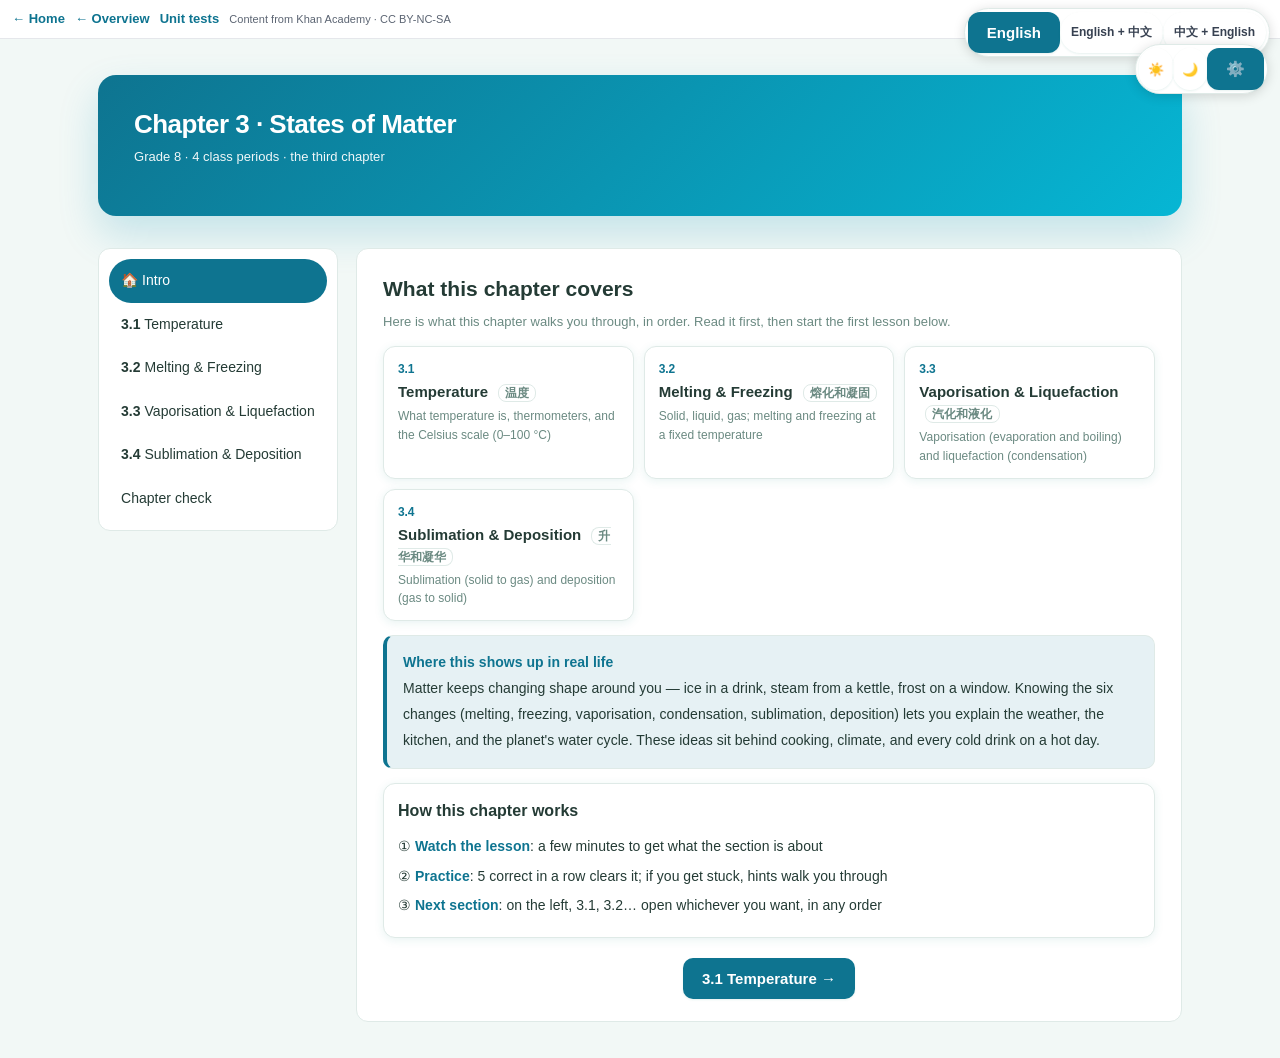
<file: ch03.html>
<!DOCTYPE html>
<html lang="en">
<head>
<meta charset="UTF-8">
<meta name="viewport" content="width=device-width,initial-scale=1.0">
<title>Chapter 3 · States of Matter</title>
<style>
:root{
 --bg:#fafafa; --card:#fff; --line:#e5e7eb; --text:#1f2937; --muted:#5b6472;
 --accent:#0e7490; --ok:#15803d; --err:#b91c1c; --warn:#0e7490;
}
*{box-sizing:border-box;margin:0;padding:0}
body{font-family:-apple-system,BlinkMacSystemFont,"Segoe UI","PingFang SC",sans-serif;background:var(--bg);color:var(--text);line-height:1.6}
.wrap{display:grid;grid-template-columns:240px 1fr;gap:18px;max-width:1180px;margin:0 auto;padding:18px}
header{background:linear-gradient(135deg,var(--accent),var(--accent-2));color:#fff;padding:22px 26px;border-radius:14px;margin-bottom:14px;grid-column:1/-1}
header h1{font-size:22px;margin-bottom:4px}
header p{opacity:.92;font-size:13px}
nav{background:var(--card);border:1px solid var(--line);border-radius:12px;padding:10px;height:fit-content;position:sticky;top:14px}
.nav-i{padding:10px 12px;border-radius:8px;cursor:pointer;font-size:14px;display:flex;justify-content:space-between;align-items:center;gap:8px}
.nav-i:hover{background:#ecfeff}
.nav-i.on{background:var(--accent);color:#fff}
.nav-i .st{font-size:11px;opacity:.85}
.nav-i .st.ok{color:var(--ok)}
.nav-i .st.err{color:var(--err)}
.nav-i.on .st.ok,.nav-i.on .st.err{color:#fff}
main{background:var(--card);border:1px solid var(--line);border-radius:12px;padding:22px 26px;min-height:80vh}
h2{font-size:18px;margin-bottom:6px}
.lesson-id{color:var(--muted);font-size:13px;margin-bottom:14px}
.box{background:#f9fafb;border:1px solid var(--line);border-radius:10px;padding:14px;margin:14px 0}
.box h3{font-size:15px;margin-bottom:8px;color:var(--accent)}
.box .cn{font-size:12px;color:var(--muted);font-style:italic}
.step{padding:10px 14px;background:var(--accent);color:#fff;border-radius:8px;margin-bottom:14px;font-size:15px}
.note{background:#fffbeb;border-left:3px solid var(--warn);padding:10px 14px;border-radius:6px;margin:10px 0;font-size:14px}
.note strong{color:var(--warn)}
.vid{margin:14px 0;border:1px solid var(--line);border-radius:10px;overflow:hidden}
.vid-h{padding:10px 14px;background:#ecfeff;font-size:13px;display:flex;justify-content:space-between;align-items:center;gap:10px}
.vid-h .meta{display:flex;gap:8px;align-items:center;font-size:11px}
.tag{background:#e5e7eb;padding:2px 8px;border-radius:10px;font-size:11px}
.tag.core{background:#dcfce7;color:#166534}
.tag.ext{background:#fef3c7;color:#92400e}
.vid-h .cn{font-size:12px;color:var(--muted);margin-right:auto}
.vid-h .title{font-size:13px;font-weight:600}
button{font-family:inherit;border:none;cursor:pointer;border-radius:8px;padding:8px 14px;font-size:14px;background:var(--accent);color:#fff}
button.secondary{background:#e5e7eb;color:var(--text)}
button:hover{opacity:.92}
input[type=text],input[type=number]{padding:10px 12px;font-size:16px;border:1px solid var(--line);border-radius:8px;width:120px;font-family:inherit}
input:focus{outline:none;border-color:var(--accent)}
input.ok{border-color:var(--ok);background:#f0fdf4}
input.err{border-color:var(--err);background:#fef2f2}
input:disabled{background:#f3f4f6;cursor:not-allowed}
.q{margin:12px 0;padding:14px;background:#f9fafb;border-radius:8px;border-left:3px solid var(--accent)}
.q .q-text{font-size:15px;margin-bottom:8px}
.q .q-cn{font-size:12px;color:var(--muted);margin-bottom:8px}
.q .feedback{margin-top:8px;font-size:13px;padding:6px 10px;border-radius:6px;display:none}
.q .feedback.show{display:block}
.q .feedback.ok{background:#dcfce7;color:#166534}
.q .feedback.err{background:#fee2e2;color:#991b1b}
.q .feedback.warn{background:#fef3c7;color:#92400e}
.hint{background:#fef3c7;border-left:3px solid var(--warn);padding:10px 12px;border-radius:6px;margin:8px 0;font-size:13px;display:none}
.hint.show{display:block}
.diff{display:flex;gap:10px;align-items:center;margin:10px 0;font-size:13px}
.diff button{padding:4px 10px;font-size:12px}
.diff button.on{background:var(--ok)}
.controls{display:flex;gap:10px;margin:14px 0;flex-wrap:wrap;align-items:center}
.controls .info{margin-left:auto;font-size:13px;color:var(--muted)}
.progress{height:6px;background:#e5e7eb;border-radius:3px;overflow:hidden;margin:8px 0}
.progress div{height:100%;background:var(--accent);transition:width .3s}
svg{max-width:100%;display:block;margin:0 auto}
.num{color:var(--accent);font-weight:600}
svg circle{transition:r .2s,fill .2s}
svg line,svg path{transition:stroke .3s,opacity .3s}

.intro-h{font-size:21px;font-weight:700;margin:0 0 4px}
.intro-sub{font-size:13px;color:var(--muted);margin-bottom:14px}
.kp{display:grid;grid-template-columns:repeat(auto-fill,minmax(230px,1fr));gap:10px;margin:14px 0}
.kp-c{border:1px solid var(--line);border-radius:10px;padding:12px 14px;background:#f9fafb}
.kp-c .n{font-size:12px;color:var(--accent);font-weight:700}
.kp-c .t{font-size:15px;font-weight:600;margin:2px 0 5px;line-height:1.4}
.kp-c .d{font-size:12px;color:var(--muted);line-height:1.55}
.why{background:#ecfeff;border:1px solid #a5f3fc;border-radius:10px;padding:14px 16px;margin:14px 0;font-size:14px;line-height:1.85}
.why b{color:var(--accent)}
.how{font-size:14px;line-height:2.1;margin:8px 0 2px}
.how b{color:var(--accent)}
.big-start{margin-top:20px;text-align:center}
.big-start button{font-size:16px;padding:13px 30px;border-radius:10px}
.trytip{font-size:12px;color:var(--muted);margin:10px 0 2px}
.cn-tag{font-size:12px;color:var(--muted);border:1px solid var(--line);border-radius:8px;padding:1px 6px;margin-left:6px}

.zh{display:none}
body.lang-en .zh{display:none}
body.lang-mix .zh{display:inline;font-size:.82em;margin-left:6px;font-weight:400}
body.lang-zh .en{display:inline;font-size:.78em;margin-left:6px;font-weight:400}
body.lang-zh .zh{display:inline}
header, header h1, header p, header .en, header .zh, header .src, header .sub, header .t, header .no{ color:#fff; }
header p, header .en, header .zh{ opacity:1; }

.langbar{position:fixed;top:8px;right:10px;z-index:300;display:inline-flex;align-items:center;background:#fff;border:1px solid var(--line);border-radius:999px;padding:3px;box-shadow:0 2px 12px rgba(0,0,0,.15)}
.langseg{display:inline-flex}
.langseg button:not(.on){background:transparent;color:#374151;border:none;padding:6px 11px;font-size:12px;cursor:pointer;font-family:inherit;border-radius:999px;white-space:nowrap}
.langseg button.on{background:var(--accent);color:#fff}
@media(max-width:680px){.langbar{top:6px;right:6px}.langseg button{padding:5px 8px;font-size:11px}}

body.lang-mix h1 .en, body.lang-mix h1 .zh,
body.lang-mix h2 .en, body.lang-mix h2 .zh,
body.lang-mix h3 .en, body.lang-mix h3 .zh,
body.lang-mix h4 .en, body.lang-mix h4 .zh,
body.lang-mix p .en,  body.lang-mix p .zh,
body.lang-mix li .en, body.lang-mix li .zh,
body.lang-mix summary .en, body.lang-mix summary .zh,
body.lang-mix .step .en, body.lang-mix .step .zh,
body.lang-mix header .en, body.lang-mix header .zh,
body.lang-mix .ch .en, body.lang-mix .ch .zh,
body.lang-mix .ch .top .en, body.lang-mix .ch .top .zh,
body.lang-mix .note .en, body.lang-mix .note .zh { display: block; }
body.lang-mix h1 .zh, body.lang-mix h2 .zh, body.lang-mix h3 .zh, body.lang-mix h4 .zh,
body.lang-mix p .zh, body.lang-mix li .zh, body.lang-mix summary .zh,
body.lang-mix .step .zh, body.lang-mix header .zh,
body.lang-mix .ch .zh, body.lang-mix .ch .top .zh,
body.lang-mix .note .zh { font-size: inherit; }

:root{color-scheme:light}
@media (prefers-color-scheme: dark){
 :root:not([data-theme="light"]){
  color-scheme:dark;
  --bg:#0f172a;--card:#1e293b;--card2:#172033;--line:#334155;
  --text:#e5e7eb;--muted:#94a3b8;--ink:#e5e7eb;--mute:#94a3b8;
  --accent:#22d3ee;--ok:#4ade80;--err:#f87171;--warn:#fbbf24;--bad:#f87171;
 }
}
html[data-theme="dark"]{
 color-scheme:dark;
 --bg:#0f172a;--card:#1e293b;--card2:#172033;--line:#334155;
 --text:#e5e7eb;--muted:#94a3b8;--ink:#e5e7eb;--mute:#94a3b8;
 --accent:#22d3ee;--ok:#4ade80;--err:#f87171;--warn:#fbbf24;--bad:#f87171;
}
html[data-theme="light"]{color-scheme:light}
html[data-theme="dark"] body{background:var(--bg);color:var(--text)}
html[data-theme="dark"] main{background:var(--card);color:var(--text)}
html[data-theme="dark"] nav{background:var(--card)}
html[data-theme="dark"] .langbar,
html[data-theme="dark"] .chip:not(.on),
html[data-theme="dark"] .kp,
html[data-theme="dark"] .topbar,
html[data-theme="dark"] button.choice,
html[data-theme="dark"] .vid-item,
html[data-theme="dark"] .proof,
html[data-theme="dark"] .q{background:var(--card)}
html[data-theme="dark"] .stat,
html[data-theme="dark"] .box,
html[data-theme="dark"] .kp-c,
html[data-theme="dark"] .badge:not(.ok):not(.warn):not(.lock),
html[data-theme="dark"] .pbar,
html[data-theme="dark"] .ltsw button{background:var(--card2)}
html[data-theme="dark"] .opt{background:var(--card);color:var(--text)}
html[data-theme="dark"] .opt:hover:not(:disabled),
html[data-theme="dark"] button.choice:hover{background:var(--card2);border-color:var(--accent)}
html[data-theme="dark"] .opt.sel-ok{background:#14532d;color:#bbf7d0;border-color:var(--ok)}
html[data-theme="dark"] .opt.sel-bad{background:#7f1d1d;color:#fecaca;border-color:var(--err)}
html[data-theme="dark"] button{color:#0f172a!important}
html[data-theme="dark"] .opt,
html[data-theme="dark"] button.choice,
html[data-theme="dark"] button.ghost,
html[data-theme="dark"] button.secondary,
html[data-theme="dark"] .langseg button:not(.on),
html[data-theme="dark"] .themseg button:not(.on){color:var(--text)!important}
html[data-theme="dark"] button.ghost,
html[data-theme="dark"] button.secondary{background:var(--card2)!important}
html[data-theme="dark"] .nav-i.on,
html[data-theme="dark"] .chip.on,
html[data-theme="dark"] .sel .num{color:#0f172a!important}
html[data-theme="dark"] .langseg button.on,
html[data-theme="dark"] .themseg button.on{color:#0f172a!important}
html[data-theme="dark"] .nav-i.on .st.ok,
html[data-theme="dark"] .nav-i.on .st.err{color:#0f172a!important}
html[data-theme="dark"] .chip.on .rec{color:#0f172a!important}
html[data-theme="dark"] .step{color:#062a30!important}
html[data-theme="dark"] .welcome-cta .big{color:#fff!important}
html[data-theme="dark"] .fig,html[data-theme="dark"] .eqbox{color:#1f2937}
html[data-theme="dark"] .fig *{color:#1f2937!important}
html[data-theme="dark"] .eqbox .num{color:#0e7490!important}
html[data-theme="dark"] svg{background:#fff;border-radius:8px;padding:4px}
html[data-theme="dark"] .note,html[data-theme="dark"] .note *{color:#1f2937}
html[data-theme="dark"] .note strong,html[data-theme="dark"] .note b{color:#0e7490!important}
html[data-theme="dark"] .hint,html[data-theme="dark"] .hint *{color:#1f2937}
html[data-theme="dark"] .parents{background:var(--card)!important;color:var(--text);border-color:var(--line)!important}
html[data-theme="dark"] .parents .zh,html[data-theme="dark"] .parents .en,html[data-theme="dark"] .parents p,html[data-theme="dark"] .parents summary{color:var(--text)}
html[data-theme="dark"] input,html[data-theme="dark"] select,html[data-theme="dark"] textarea{
 background:var(--card2);color:var(--text);border-color:var(--line)}
html[data-theme="dark"] input::placeholder{color:var(--muted)}
html[data-theme="dark"] table th{color:var(--muted)}
.themebar{position:fixed;top:44px;right:12px;z-index:300;display:inline-flex;align-items:center;background:var(--card);border:1px solid var(--line);border-radius:999px;padding:3px;box-shadow:0 2px 12px rgba(0,0,0,.15)}
.themseg{display:inline-flex}
.themseg button:not(.on){background:transparent;color:var(--text);border:none;padding:5px 9px;font-size:13px;cursor:pointer;font-family:inherit;border-radius:999px;line-height:1}
.themseg button.on{background:var(--accent);color:#fff}
@media(max-width:680px){.themebar{top:36px;right:6px}.themseg button{padding:4px 7px;font-size:12px}}
.bridge{background:#cffafe;border-left:3px solid var(--accent);padding:10px 14px;border-radius:6px;margin:10px 0;font-size:14px}
.bridge strong{color:var(--accent)}
.bridge .bl{font-size:12px;font-weight:700;letter-spacing:.04em;text-transform:uppercase;color:var(--accent);margin-bottom:2px}
html[data-theme="dark"] .bridge,html[data-theme="dark"] .bridge *{color:#1f2937}
html[data-theme="dark"] .bridge strong,html[data-theme="dark"] .bridge b{color:#155e75!important}
html[data-theme="dark"] .bridge .bl{color:#155e75!important}
</style>
<script>try{document.documentElement.setAttribute('data-theme',localStorage.getItem('phys8_theme')||'auto');}catch(e){}</script>
  <link rel="stylesheet" href="theme.css">
</head>
<body>
<div style="background:#fff;border-bottom:1px solid #e5e7eb;padding:8px 12px;font-size:13px;display:flex;gap:6px 10px;flex-wrap:wrap;align-items:center;position:sticky;top:0;z-index:99">
 <a href="index.html" style="color:var(--accent);text-decoration:none;font-weight:600"><span class="zh">← 主页</span><span class="en">← Home</span></a> <a href="home.html" style="color:var(--accent);text-decoration:none;font-weight:600"><span class="en">← Overview</span><span class="zh">← 总览</span></a>
 <a href="unittests.html" style="color:var(--accent);text-decoration:none;font-weight:600"><span class="en">Unit tests</span><span class="zh">单元测试</span></a>
 <span style="font-size:11px;color:#5b6472"><span class="en">Content from Khan Academy · CC BY-NC-SA</span><span class="zh">内容来自 Khan Academy · CC BY-NC-SA</span></span>
</div>

<div class="langbar" title="显示语言 · Language display — 随时可改 · change anytime">
 <span class="langseg">
  <button data-lang="en" onclick="setLang('en')">English</button>
  <button data-lang="mix" onclick="setLang('mix')">English + 中文</button>
  <button data-lang="zh" onclick="setLang('zh')">中文 + English</button>
 </span>
</div>
<div class="themebar" title="日间 / 夜间 / 自动 · Day / Night / Auto">
 <span class="themseg">
  <button data-theme="light" onclick="setTheme('light')" title="日间 · Day">☀️</button>
  <button data-theme="dark" onclick="setTheme('dark')" title="夜间 · Night">🌙</button>
  <button data-theme="auto" onclick="setTheme('auto')" title="自动跟随系统 · Auto">⚙️</button>
 </span>
</div>

<div class="wrap">
<header>
 <h1><span class="en">Chapter 3 · States of Matter</span><span class="zh">第 3 章 · 物态变化</span></h1>
 <p><span class="en">Grade 8 · 4 class periods · the third chapter</span><span class="zh">八年级 · 4 课时 · 第三章</span></p>
 </header>
<nav id="nav"></nav>
<main id="main"></main>
</div>

<script>
const KEY='phys8_ch03_state';
let S=load();
function load(){try{return JSON.parse(localStorage.getItem(KEY))||{};}catch(e){return{};}}
function save(){try{localStorage.setItem(KEY,JSON.stringify(S));}catch(e){}}
const LESSONS=[
 {id:'intro',t:'Intro',cn:'Start here · What this chapter covers',n:'🏠'},
 {id:'k1',t:'Temperature',cn:'Temperature',n:'3.1'},
 {id:'k2',t:'Melting & Freezing',cn:'Melting and freezing',n:'3.2'},
 {id:'k3',t:'Vaporisation & Liquefaction',cn:'Vaporisation and liquefaction',n:'3.3'},
 {id:'k4',t:'Sublimation & Deposition',cn:'Sublimation and deposition',n:'3.4'},
 {id:'test',t:'Chapter check',cn:'Chapter check',n:''}
];
let cur='intro';
function st(id){return S[id]||(S[id]={diag:null,prac:{ok:0,tot:0},vid:{},done:false});}
function ri(a,b){return Math.floor(Math.random()*(b-a+1))+a;}
function pick(a){return a[ri(0,a.length-1)];}
function L(a,b){ return '<span class="en">'+a+'</span><span class="zh">'+(b==null?a:b)+'</span>'; }

/* ===== Video list (Khan Academy · embedded via YouTube; verified 11-char IDs) ===== */
const VIDEOS={
k1:[
 {f:'',yt:'kdOzQf1ZRtk',t:'Measuring temperature',c:'core'},
 {f:'',yt:'K0nXYm9DiEo',t:'Temperature and Celsius',c:'core'},
 {f:'',yt:'7jAPitc0bkY',t:'Heat transfer and thermal equilibrium',c:'ext'},
],
k2:[
 {f:'',yt:'Aeddl02frBE',t:'Phase changes',c:'core'},
 {f:'',yt:'pKvo0XWZtjo',t:'States of matter',c:'core'},
 {f:'',yt:'WU7TfO-iaK8',t:'Specific heat and latent heat of fusion and vaporization',c:'ext'},
],
k3:[
 {f:'',yt:'RtzzCrfZAL8',t:'Evaporation and its cooling effect',c:'core'},
 {f:'',yt:'wjBz-Nk6wZk',t:'Condensation',c:'core'},
 {f:'',yt:'-R411S98xX4',t:'Why Water Vapor Exists Without Boiling: Evaporation vs Boiling',c:'ext'},
],
k4:[
 {f:'',yt:'We7Kd4D0S90',t:'States of matter',c:'core'},
 {f:'',yt:'4ozp8SuNabY',t:'States of Matter (Part 1)',c:'ext'}
]
};
const VTZ={
 'Measuring temperature':'测量温度',
 'Temperature and Celsius':'温度与摄氏度',
 'Heat transfer and thermal equilibrium':'热传递与热平衡',
 'Phase changes':'物态变化',
 'States of matter':'物质的三态',
 'Specific heat and latent heat of fusion and vaporization':'比热容与熔化、汽化潜热',
 'Evaporation and its cooling effect':'蒸发及其致冷作用',
 'Condensation':'液化（凝结）',
 'Why Water Vapor Exists Without Boiling: Evaporation vs Boiling':'水不沸腾也有水蒸气：蒸发与沸腾',
 'States of Matter (Part 1)':'物质的三态（第一部分）'
};

/* ============ Lesson K1: temperature ============ */
function microK1(el){
 el.innerHTML=`
  <div class="step"><span class="en">How do we tell "hot" from "cold"?</span><span class="zh">我们怎么区分「热」和「冷」？</span></div>
  <div class="box">
   <h3><span class="en">Temperature measures hotness</span><span class="zh">温度表示冷热程度</span></h3>
   <p><span class="en">Temperature tells how hot or cold something is. On the tiny scale it is the average speed of the particles: faster, jiggling particles feel hotter. We read it with a thermometer.</span><span class="zh">温度表示物体的冷热程度。从微观看，它对应粒子的平均运动快慢：动得越快的粒子，摸起来越热。我们用温度计来读数。</span></p>
  </div>
  <div class="box">
   <h3><span class="en">The Celsius scale (°C)</span><span class="zh">摄氏度温标（°C）</span></h3>
   <p><span class="en">On the Celsius scale, water freezes at <b class="num">0 °C</b> and boils at <b class="num">100 °C</b>. Handy numbers: a cold day ≈ 0 °C, a room ≈ 20–25 °C, the human body ≈ 37 °C, boiling water ≈ 100 °C.</span><span class="zh">摄氏温标下，水结冰是 <b class="num">0 °C</b>，沸腾是 <b class="num">100 °C</b>。常用参考：寒冬 ≈ 0 °C、室内 ≈ 20–25 °C、人体 ≈ 37 °C、沸水 ≈ 100 °C。</span></p>
  </div>
  <div class="box">
   <h3><span class="en">Thermal equilibrium</span><span class="zh">热平衡</span></h3>
   <p><span class="en">Put a hot cup and a cold cup side by side and they meet in the middle — they end up at the same temperature. That shared temperature is thermal equilibrium.</span><span class="zh">把一杯热的和一杯冷的放在一起，最后会停在中间某个温度——两者温度变得相同。这个共同温度就是热平衡。</span></p>
  </div>`;
}

/* ============ Lesson K2: melting & freezing ============ */
function microK2(el){
 el.innerHTML=`
  <div class="step"><span class="en">Why does ice turn to water, but not in a straight line?</span><span class="zh">为什么冰会变成水，而且过程不是「升温直线」？</span></div>
  <div class="box">
   <h3><span class="en">Three states of matter</span><span class="zh">物质的三态</span></h3>
   <p><span class="en">A solid keeps its own shape (ice). A liquid takes the shape of its container (water). A gas spreads out to fill the whole space (steam).</span><span class="zh">固体有固定形状（冰）；液体随容器改变形状（水）；气体会充满整个空间（水蒸气）。</span></p>
  </div>
  <div class="box">
   <h3><span class="en">Melting — solid to liquid</span><span class="zh">熔化——固变液</span></h3>
   <p><span class="en">Heat ice and at <b class="num">0 °C</b> it turns to water. The temperature where a solid becomes a liquid is its melting point. For water that is 0 °C.</span><span class="zh">加热冰，到 <b class="num">0 °C</b> 时变成水。固体变成液体的那个温度叫熔点；水的熔点是 0 °C。</span></p>
  </div>
  <div class="box">
   <h3><span class="en">Freezing — liquid to solid</span><span class="zh">凝固——液变固</span></h3>
   <p><span class="en">Cool water below 0 °C and it turns back to ice. That is freezing, at the same temperature (the freezing point). While it melts or freezes, the temperature stays put — it does not rise or fall.</span><span class="zh">把水降到 0 °C 以下，它变回冰，这叫凝固，温度同样是 0 °C（凝固点）。熔化或凝固时，温度保持不变，不升也不降。</span></p>
  </div>
  <div class="bridge">
   <div class="bl"><span class="en">Bridge</span><span class="zh">衔接补全</span></div>
   <h3><span class="en">Why the temperature pauses during melting or boiling</span><span class="zh">为什么熔化或沸腾时温度会「停住」</span></h3>
   <p><span class="en">The heat you keep adding is not making the particles move faster (that is what raises temperature). It is being spent pulling the solid apart into a liquid, or the liquid apart into a gas. Until that change is finished, the temperature sits still. This "hidden" heat is called latent heat.</span><span class="zh">你持续加热，并没有让粒子运动得更快（那才是升温），而是用来把固体拆成液体、或把液体拆成气体。这一变化没完成之前，温度就一直停着。这份「藏起来」的热量叫潜热。</span></p>
  
   <p class="kwatch" style="margin-top:9px;font-size:14px"><span class="en">Watch it on Khan Academy:</span><span class="zh">看 Khan Academy 讲解：</span> <a href="https://www.youtube.com/watch?v=Aeddl02frBE" target="_blank" rel="noopener" style="font-weight:600">Why temperature pauses (phase changes)</a></p></div>`;
}

/* ============ Lesson K3: vaporisation & liquefaction ============ */
function microK3(el){
 el.innerHTML=`
  <div class="step"><span class="en">Where does the water go when a puddle dries?</span><span class="zh">水洼干了，水去哪儿了？</span></div>
  <div class="box">
   <h3><span class="en">Vaporisation — liquid to gas</span><span class="zh">汽化——液变气</span></h3>
   <p><span class="en">There are two ways. Evaporation happens at any temperature, only at the surface (a puddle dries). Boiling happens at one fixed temperature, throughout the liquid. Water boils at <b class="num">100 °C</b>.</span><span class="zh">汽化有两条路。蒸发在任何温度都能发生，只在表面（水洼变干）；沸腾只在一个固定温度发生，且在整个液体内部进行。水沸腾是 <b class="num">100 °C</b>。</span></p>
  </div>
  <div class="box">
   <h3><span class="en">Evaporation cools</span><span class="zh">蒸发致冷</span></h3>
   <p><span class="en">When sweat evaporates, the fastest particles leave your skin and it feels cooler. That is why we sweat when hot.</span><span class="zh">出汗蒸发时，跑掉的是皮肤表面最快的粒子，于是感觉凉快。天热时身体会出汗来降温。</span></p>
  </div>
  <div class="box">
   <h3><span class="en">Liquefaction (condensation) — gas to liquid</span><span class="zh">液化（凝结）——气变液</span></h3>
   <p><span class="en">When water vapour in the air cools, it turns back to liquid: dew on grass, fog over a lake, drops on a cold drink. That is condensation.</span><span class="zh">空气中的水蒸气遇冷变回液体：草叶上的露珠、湖面的雾、冷饮杯壁的水珠，都是液化。</span></p>
  </div>`;
}

/* ============ Lesson K4: sublimation & deposition ============ */
function microK4(el){
 el.innerHTML=`
  <div class="step"><span class="en">Some solids skip the liquid step entirely.</span><span class="zh">有些固体直接跳过液态。</span></div>
  <div class="box">
   <h3><span class="en">Sublimation — solid straight to gas</span><span class="zh">升华——固变气</span></h3>
   <p><span class="en">A few solids go straight to gas without becoming a liquid. Dry ice (solid CO₂) vanishes into the air; iodine and mothballs do the same. That is sublimation.</span><span class="zh">少数固体直接变成气体，不经过液态。干冰（固态 CO₂）在空气中消失不见；碘、樟脑丸也一样。这叫升华。</span></p>
  </div>
  <div class="box">
   <h3><span class="en">Deposition — gas straight to solid</span><span class="zh">凝华——气变固</span></h3>
   <p><span class="en">The reverse: a gas turning straight into a solid. Frost on a window and rime on a cold night form this way. That is deposition.</span><span class="zh">反过来，气体直接变成固体。窗上的霜、寒夜的雾凇就是这样形成的。这叫凝华。</span></p>
  </div>
  <div class="box">
   <h3><span class="en">The full map</span><span class="zh">六条变化一览</span></h3>
   <p><span class="en">solid ⇄ liquid (melting / freezing) · liquid ⇄ gas (boiling & evaporation / condensation) · solid ⇄ gas (sublimation / deposition). Six changes in all.</span><span class="zh">固 ⇄ 液（熔化 / 凝固）· 液 ⇄ 气（沸腾·蒸发 / 液化）· 固 ⇄ 气（升华 / 凝华）。一共六条变化。</span></p>
  </div>`;
}

/* ============ Quick check ============ */
function diag(el,lessonId,generator){
 el.innerHTML=`<div class="step"><span class="en">Quick check</span><span class="zh">小测一下</span></div><div class="box"><p style="font-size:14px;color:var(--muted)">3 questions, just to see where you stand. Pass 3/3 to skip the lesson; otherwise the lesson comes next.</p><div id="diagQ"></div></div>`;
 const qEl=el.querySelector('#diagQ');
 let ok=0;
 const qs=Array.from({length:3},()=>generator('diag'));
 let i=0;
 const show=()=>{
  if(i>=3){
   st(lessonId).diag=ok;
   if(ok===3){
    qEl.innerHTML=`<div class="note" style="background:#dcfce7;border-color:var(--ok)"><strong>3/3:</strong> you already have this — skip the lesson and go to practice.</div><div style="margin-top:14px"><button id="skipMicro"><span class="en">Skip the lesson, go to practice →</span><span class="zh">跳过微课，去做练习 →</span></button></div>`;
    qEl.querySelector('#skipMicro').onclick=()=>{cur=`prac-${lessonId}`;render();};
   } else {
    qEl.innerHTML=`<div class="note" style="background:#fef3c7;border-color:var(--warn)"><strong>${ok}/3:</strong> work through the lesson below to fill the gap.</div><div style="margin-top:14px"><button id="goMicro"><span class="en">Go to lesson →</span><span class="zh">去看微课 →</span></button></div>`;
    qEl.querySelector('#goMicro').onclick=()=>{cur=`micro-${lessonId}`;render();};
   }
   save();renderNav();
   return;
  }
  const q=qs[i];
  qEl.innerHTML=`
   <div class="q">
    <div class="q-text">${i+1}. ${L(q.q,q.zhq)}</div>
    <div style="display:flex;gap:8px;align-items:center;flex-wrap:wrap">
     <input type="text" id="da" autocomplete="off" placeholder="?"> <button id="sub"><span class="en">Submit</span><span class="zh">提交</span></button>
    </div>
    <div class="hint" id="ht"></div>
    <div class="feedback" id="fb"></div>
   </div>`;
  const input=qEl.querySelector('#da'),fb=qEl.querySelector('#fb'),ht=qEl.querySelector('#ht');
  input.focus();
  qEl.querySelector('#sub').onclick=check;
  input.onkeydown=e=>{if(e.key==='Enter')check();};
  function check(){
   const ans=input.value.trim();
   const correct=q.check(ans);
   if(correct===true){ok++;fb.className='feedback show ok';fb.innerHTML=L('✓ Correct · correct','✓ 正确 · 对了');input.disabled=true;setTimeout(()=>{i++;show();},700);}
   else if(correct==='hint'){ht.className='hint show';ht.innerHTML=L(q.hint||'Have another go.', q.zhh||'再试一次。');}
   else{fb.className='feedback show err';fb.innerHTML=L('✗ Not right, try again.','✗ 不对，再试一次。');}
  }
 };
 show();
}

/* ============ Practice generators (by topic) ============ */
const generators={
k1:()=>{ // temperature
 const type=ri(1,5);
 if(type===1){
  return {q:`Water freezes (and melts) at ___ °C.`,
   zhq:`水的凝固点（也是熔点）是___ °C。`,
   check:a=>parseInt(a)===0,ans:'0',hint:'Celsius lower fixed point: ice ⇄ water.',zhh:'摄氏下固定点：冰⇄水。'};
 } else if(type===2){
  return {q:`Water boils at ___ °C at normal pressure.`,
   zhq:`标准大气压下水的沸点是___ °C。`,
   check:a=>parseInt(a)===100,ans:'100',hint:'Celsius upper fixed point.',zhh:'摄氏上固定点。'};
 } else if(type===3){
  return {q:`Normal human body temperature is about ___ °C (type: 37 / 100)`,
   zhq:`人的正常体温约为___ °C（填 37 / 100）`,
   check:a=>a.trim()==='37',ans:'37',choice:true,
   hint:'A fever is around 38–39 °C.',zhh:'发烧大约 38–39 °C。'};
 } else if(type===4){
  const a=ri(10,30);
  return {q:`The temperature rises from ${a} °C to ${a+5} °C. By how many °C did it rise?`,
   zhq:`温度从 ${a} °C 升到 ${a+5} °C，升高了多少 °C？`,
   check:b=>parseInt(b)===5,ans:'5',hint:'rise = final − start',zhh:'升高 = 末温 − 初温'};
 } else {
  const hi=ri(50,90);
  return {q:`Which is hotter: ${hi} °C or 100 °C? (type: ${hi} / 100)`,
   zhq:`哪个更热：${hi} °C 还是 100 °C？（填 ${hi} / 100）`,
   check:a=>a.trim()==='100',ans:'100',choice:true,
   hint:'a bigger number means hotter.',zhh:'数字越大越热。'};
 }
},
k2:()=>{ // melting & freezing
 const type=ri(1,5);
 if(type===1){
  return {q:`The change from solid to liquid is called ___ (type: melting / freezing)`,
   zhq:`物质从固态变成液态叫___（填 melting / freezing）`,
   check:a=>a.trim().toLowerCase()==='melting',ans:'melting',choice:true,
   hint:'solid → liquid.',zhh:'固态→液态。'};
 } else if(type===2){
  return {q:`The change from liquid to solid is called ___ (type: freezing / boiling)`,
   zhq:`从液态变成固态叫___（填 freezing / boiling）`,
   check:a=>a.trim().toLowerCase()==='freezing',ans:'freezing',choice:true,
   hint:'liquid → solid.',zhh:'液态→固态。'};
 } else if(type===3){
  return {q:`During melting, the temperature ___ (type: stays the same / keeps rising)`,
   zhq:`熔化过程中，温度___（填 stays the same / keeps rising）`,
   check:a=>a.trim().toLowerCase()==='stays the same',ans:'stays the same',choice:true,
   hint:'the heat goes into the change of state, not into raising the temperature.',zhh:'热量用于物态变化，不用来升温。'};
 } else if(type===4){
  return {q:`A substance with its own fixed shape is a ___ (type: solid / gas)`,
   zhq:`有固定形状的物质是___（填 solid / gas）`,
   check:a=>a.trim().toLowerCase()==='solid',ans:'solid',choice:true,
   hint:'solids keep their shape.',zhh:'固体保持形状。'};
 } else {
  return {q:`The melting point of ice is ___ °C.`,
   zhq:`冰的熔点是___ °C。`,
   check:a=>parseInt(a)===0,ans:'0',hint:'same number as the freezing point.',zhh:'与凝固点相同。'};
 }
},
k3:()=>{ // vaporisation & liquefaction
 const type=ri(1,6);
 if(type===1){
  return {q:`The change from liquid to gas is called ___ (type: vaporisation / condensation)`,
   zhq:`从液态变成气态叫___（填 vaporisation / condensation）`,
   check:a=>a.trim().toLowerCase()==='vaporisation',ans:'vaporisation',choice:true,
   hint:'liquid → gas.',zhh:'液态→气态。'};
 } else if(type===2){
  return {q:`Boiling happens at one fixed temperature called the ___ (type: boiling point / melting point)`,
   zhq:`沸腾发生在某个固定温度，叫___（填 boiling point / melting point）`,
   check:a=>a.trim().toLowerCase()==='boiling point',ans:'boiling point',choice:true,
   hint:'boiling happens throughout the liquid at one temperature.',zhh:'沸腾在固定温度、液体内部发生。'};
 } else if(type===3){
  return {q:`Evaporation makes a surface feel ___ (type: cooler / warmer)`,
   zhq:`蒸发让表面感觉___（填 cooler / warmer）`,
   check:a=>a.trim().toLowerCase()==='cooler',ans:'cooler',choice:true,
   hint:'fast particles leave, taking energy with them.',zhh:'跑掉的是最快的粒子，带走能量。'};
 } else if(type===4){
  return {q:`The change from gas to liquid is called ___ (type: condensation / sublimation)`,
   zhq:`从气态变成液态叫___（填 condensation / sublimation）`,
   check:a=>a.trim().toLowerCase()==='condensation',ans:'condensation',choice:true,
   hint:'gas → liquid.',zhh:'气态→液态。'};
 } else if(type===5){
  return {q:`Water's boiling point is ___ °C.`,
   zhq:`水的沸点是___ °C。`,
   check:a=>parseInt(a)===100,ans:'100',hint:'same as the Celsius upper fixed point.',zhh:'即摄氏上固定点。'};
 } else {
  return {q:`Boiling happens throughout the liquid, but evaporation happens only at the ___ (type: surface / bottom)`,
   zhq:`沸腾在液体内部各处发生，蒸发只发生在___（填 surface / bottom）`,
   check:a=>a.trim().toLowerCase()==='surface',ans:'surface',choice:true,
   hint:'evaporation is a surface effect.',zhh:'蒸发是表面现象。'};
 }
},
k4:()=>{ // sublimation & deposition
 const type=ri(1,5);
 if(type===1){
  return {q:`Dry ice turning straight from solid to gas is ___ (type: sublimation / deposition)`,
   zhq:`干冰直接从固态变成气态是___（填 sublimation / deposition）`,
   check:a=>a.trim().toLowerCase()==='sublimation',ans:'sublimation',choice:true,
   hint:'solid → gas, no liquid step.',zhh:'固态→气态，不经液态。'};
 } else if(type===2){
  return {q:`Frost forming directly from water vapour is ___ (type: deposition / sublimation)`,
   zhq:`霜由水蒸气直接变成固态是___（填 deposition / sublimation）`,
   check:a=>a.trim().toLowerCase()==='deposition',ans:'deposition',choice:true,
   hint:'gas → solid directly.',zhh:'气态→固态，直接。'};
 } else if(type===3){
  return {q:`Solid to gas directly is called ___ (type: sublimation / condensation)`,
   zhq:`固态直接变气态叫___（填 sublimation / condensation）`,
   check:a=>a.trim().toLowerCase()==='sublimation',ans:'sublimation',choice:true,
   hint:'skip the liquid.',zhh:'跳过液态。'};
 } else if(type===4){
  return {q:`Gas to solid directly is called ___ (type: deposition / evaporation)`,
   zhq:`气态直接变固态叫___（填 deposition / evaporation）`,
   check:a=>a.trim().toLowerCase()==='deposition',ans:'deposition',choice:true,
   hint:'reverse of sublimation.',zhh:'升华的逆过程。'};
 } else {
  return {q:`An example of sublimation is ___ (type: dry ice / water boiling)`,
   zhq:`下列属于升华的例子是___（填 dry ice / water boiling）`,
   check:a=>a.trim().toLowerCase()==='dry ice',ans:'dry ice',choice:true,
   hint:'dry ice (solid CO₂) goes straight to gas.',zhh:'干冰（固态 CO₂）直接变气体。'};
 }
},
};

/* ============ Videos module (YouTube embed) ============ */
function videos(el,lessonId){
 const list=VIDEOS[lessonId]||[];
 if(!list.length){el.innerHTML='<div class="note">No videos for this section.</div>';return;}
 let html=`<div class="step"><span class="en">Videos</span><span class="zh">视频</span> · ${LESSONS.find(l=>l.id===lessonId).t}</div>`;
 html+=`<div class="box"><p style="font-size:13px;color:var(--muted)"><span class="tag core">Watch first</span> watch first; <span class="tag ext">Optional</span> if you have time.</p></div>`;
 list.forEach((v,i)=>{
  const watched=st(lessonId).vid[i];
  const yt=v.yt&&v.yt.indexOf('TODO')!==0?v.yt:'';
  html+=`<div class="vid">
   <div class="vid-h">
    <span class="title">${L(v.t,(typeof VTZ!=='undefined'&&VTZ[v.t])||v.t)}</span>
    <span class="meta">
     <span class="tag ${v.c}"><span class="en">${v.c==='core'?'Core':'Extra'}</span><span class="zh">${v.c==='core'?'核心':'拓展'}</span></span>
     <span class="st ${watched?'ok':''}">${watched?'✓ watched':'Unwatched'}</span>
     <button data-i="${i}">${watched?'<span class="en">▶ Replay</span><span class="zh">▶ 重播</span>':'<span class="en">▶ Play</span><span class="zh">▶ 播放</span>'}</button>
    </span>
   </div>
   <div id="vc${i}" style="display:${watched?'block':'none'}">
    ${yt?`<div class="ytwrap"><iframe src="https://www.youtube.com/embed/${yt}?rel=0&playsinline=1" frameborder="0" allow="accelerometer; autoplay; clipboard-write; encrypted-media; gyroscope; picture-in-picture; web-share" allowfullscreen></iframe></div>`:'<div style="padding:14px;background:#f3f4f6;color:var(--muted);font-size:13px;border-radius:10px">video id pending Khan mapping</div>'}
   </div>
  </div>`;
 });
 el.innerHTML=html;
 el.querySelectorAll('[data-i]').forEach(b=>{
  b.onclick=()=>{
   const i=parseInt(b.dataset.i);
   const slot=el.querySelector('#vc'+i);
   slot.style.display = slot.style.display==='none'?'block':'none';
   st(lessonId).vid[i]=true;save();renderNav();
   b.parentElement.querySelector('.st').className='st ok';
   b.parentElement.querySelector('.st').textContent='✓ watched';
  };
 });
}

/* ============ Practice module ============ */
function practice(el,lessonId){
 const gen=generators[lessonId];
 if(!gen){el.innerHTML='<div class="note">No practice for this.</div>';return;}
 const s=st(lessonId);
 let streak=0,need=5,q=null,tries=0,diff=1;
 function newQ(){q=gen(diff);tries=0;}
 const update=()=>{
  el.innerHTML=`
   <div class="step"><span class="en">Practice</span><span class="zh">练习</span> (${streak}/${need})</div>
   <div class="diff">
    Difficulty: 
    <button class="secondary ${diff===1?'on':''}" data-d="1">Easy</button>
    <button class="secondary ${diff===2?'on':''}" data-d="2">Medium</button>
    <button class="secondary ${diff===3?'on':''}" data-d="3">Hard</button>
    <span class="info">Correct: ${s.prac.ok}/${s.prac.tot} (streak ${streak})<button class="secondary" id="rs" style="margin-left:8px"><span class="en">Reset</span><span class="zh">重置</span></button></span>
   </div>
   <div class="progress"><div style="width:${(streak/need)*100}%"></div></div>
   <div class="q">
    <div class="q-text">${L(q.q,q.zhq)}</div>
    <div style="display:flex;gap:8px;align-items:center;flex-wrap:wrap">
     <input type="text" id="pi" autocomplete="off" placeholder="?"> <button id="ps"><span class="en">Submit</span><span class="zh">提交</span></button>
    </div>
    <div class="hint" id="ph"></div>
    <div class="feedback" id="pf"></div>
   </div>`;
  el.querySelectorAll('[data-d]').forEach(b=>b.onclick=()=>{diff=parseInt(b.dataset.d);update();});
  el.querySelector('#rs').onclick=()=>{s.prac={ok:0,tot:0};streak=0;diff=1;save();update();renderNav();};
  const syncTop=()=>{
   const stp=el.querySelector('.step'); if(stp) stp.innerHTML='<span class="en">Practice</span><span class="zh">练习</span> ('+streak+'/'+need+')';
   const pg=el.querySelector('.progress'); if(pg&&pg.firstElementChild) pg.firstElementChild.style.width=(streak/need)*100+'%';
   const inf=el.querySelector('.info'); if(inf){const rb=inf.querySelector('#rs');inf.textContent='Correct: '+s.prac.ok+'/'+s.prac.tot+' (streak '+streak+') ';if(rb)inf.appendChild(rb);}
  };
  const inp=el.querySelector('#pi'),fb=el.querySelector('#pf'),ht=el.querySelector('#ph');
  inp.focus();
  el.querySelector('#ps').onclick=check;
  inp.onkeydown=e=>{if(e.key==='Enter')check();};
  function check(){
   const a=inp.value.trim();
   const r=q.check(a);
   if(r===true){
    streak++;s.prac.ok++;s.prac.tot++;
    fb.className='feedback show ok';fb.innerHTML=L('✓ correct!','✓ 对了！');
    inp.disabled=true;syncTop();
    if(streak>=need){s.done=true;fb.innerHTML+='<br><strong>'+L('Section cleared ✓','本节过关 ✓')+'</strong>';save();renderNav();}
    else if(streak>=3&&diff<3){diff++;}
    setTimeout(()=>{newQ();update();},900);
   } else {
    tries++;
    if(tries===1){
     ht.className='hint show';ht.innerHTML=L(q.hint||'Have another go.', q.zhh||'再试一次。');
     fb.className='feedback show err';fb.innerHTML=L('✗ Try again. ','✗ 再试一次。');
    } else if(tries===2){
     fb.className='feedback show err';
     fb.innerHTML=L('✗ Not quite. '+(q.sol?('Method: '+q.sol):(q.hint?('Hint: '+q.hint):'Work through it once more.')), '✗ 不太对。'+(q.zhs?('方法：'+q.zhs):(q.zhh?('提示：'+q.zhh):'再算一遍。')));
    } else {
     streak=0;s.prac.tot++;syncTop();
     if(diff>1)diff--;
     fb.className='feedback show err';
     fb.innerHTML=L('The answer is <b>'+q.ans+'</b>'+(q.sol?('. '+q.sol):'. '), '答案是 <b>'+q.ans+'</b>'+(q.zhs?('。'+q.zhs):'。'));
     inp.disabled=true;save();renderNav();
     setTimeout(()=>{q=gen();tries=0;update();},2400);
    }
   }
   save();
  }
 };
 newQ();update();
}

/* ============ Chapter check ============ */
function chTest(el){
 el.innerHTML=`<div class="step"><span class="en">Chapter check</span><span class="zh">章末自己测</span></div><div class="box"><p style="font-size:13px;color:var(--muted)">8 questions covering every topic in this chapter. Not timed, not scored.</p><div id="tq"></div></div>`;
 const tq=el.querySelector('#tq');
 const qs=[];
 for(let i=0;i<2;i++)qs.push(generators.k1(i+1));
 for(let i=0;i<2;i++)qs.push(generators.k2(i+1));
 for(let i=0;i<2;i++)qs.push(generators.k3(i+1));
 for(let i=0;i<2;i++)qs.push(generators.k4(i+1));
 let i=0,ok=0;
 const show=()=>{
  if(i>=qs.length){
   tq.innerHTML=`<div class="note" style="background:${ok>=6?'#dcfce7':'#fef3c7'};border-color:${ok>=6?'var(--ok)':'var(--warn)'}"><strong>${ok}/${qs.length}</strong> ${ok>=6?'Chapter passed! Move on to the next chapter':'Go back and review what you missed'}</div>`;
   S.test={ok,tot:qs.length};save();renderNav();return;
  }
  const q=qs[i];
  tq.innerHTML=`<div class="q"><div class="q-text">${i+1}/${qs.length}. ${L(q.q,q.zhq)}</div><div style="display:flex;gap:8px"><input id="ti" autocomplete="off"><button id="ts"><span class="en">Submit</span><span class="zh">提交</span></button></div><div class="hint" id="th"></div><div class="feedback" id="tf"></div></div>`;
  const inp=tq.querySelector('#ti'),fb=tq.querySelector('#tf'),ht=tq.querySelector('#th');
  inp.focus();tq.querySelector('#ts').onclick=check;inp.onkeydown=e=>{if(e.key==='Enter')check();};
  function check(){
   const r=q.check(inp.value.trim());
   if(r===true){ok++;fb.className='feedback show ok';fb.textContent='✓';inp.disabled=true;setTimeout(()=>{i++;show();},600);}
   else if(r==='hint'){ht.className='hint show';ht.textContent=q.hint;}
   else{fb.className='feedback show err';fb.textContent='✗';setTimeout(()=>{i++;show();},900);}
  }
 };
 show();
}

/* ============ Render ============ */
const GLOSS={k1:"温度",k2:"熔化和凝固",k3:"汽化和液化",k4:"升华和凝华",test:""};
const USE_MICRO=true;
const INTRO={why:"Matter keeps changing shape around you — ice in a drink, steam from a kettle, frost on a window. Knowing the six changes (melting, freezing, vaporisation, condensation, sublimation, deposition) lets you explain the weather, the kitchen, and the planet's water cycle. These ideas sit behind cooking, climate, and every cold drink on a hot day.",whyZh:"你身边到处是物质在变样——杯里的冰、水壶的蒸汽、窗上的霜。弄清六条变化（熔化、凝固、汽化、液化、升华、凝华），就能解释天气、厨房和地球的水循环。这些道理藏在烹饪、气候和每一杯夏日冷饮背后。",desc:{k1:"What temperature is, thermometers, and the Celsius scale (0–100 °C)",k2:"Solid, liquid, gas; melting and freezing at a fixed temperature",k3:"Vaporisation (evaporation and boiling) and liquefaction (condensation)",k4:"Sublimation (solid to gas) and deposition (gas to solid)"}};
function goLesson(id){cur=USE_MICRO?('micro-'+id):id;render();}
function introRender(main){
  const pts=LESSONS.filter(l=>l.id!=='test'&&l.id!=='intro');
  let h='<div class="intro-h"><span class="en">What this chapter covers</span><span class="zh">本章学什么</span></div>'
    +'<div class="intro-sub"><span class="en">Here is what this chapter walks you through, in order. Read it first, then start the first lesson below.</span><span class="zh">下面是这一章要走的全部内容，按顺序排好。先看一遍，再点下面开始第一小节。</span></div><div class="kp">';
  pts.forEach(l=>{
    const s=st(l.id);
    const badge=s.done?' <span class="st ok">✓ done</span>':(s.prac.tot>0?' <span class="st">'+s.prac.ok+'/'+s.prac.tot+'</span>':'');
    h+='<div class="kp-c"><div class="n">'+l.n+'</div><div class="t">'+l.t+(GLOSS[l.id]?' <span class="cn-tag">'+GLOSS[l.id]+'</span>':'')+'</div><div class="d">'+((INTRO.desc&&INTRO.desc[l.id])||'')+'</div>'+badge+'</div>';
  });
  h+='</div>';
  h+='<div class="why"><b><span class="en">Where this shows up in real life</span><span class="zh">在真实生活里哪里会用到</span></b><br>'+L(INTRO.why,INTRO.whyZh)+'</div>';
  h+='<div class="box"><b><span class="en">How this chapter works</span><span class="zh">本章怎么学</span></b><div class="how">'
    +'① <b><span class="en">Watch the lesson</span><span class="zh">看微课</span></b>: <span class="en">a few minutes to get what the section is about</span><span class="zh">花几分钟了解本节内容</span><br>'
    +'② <b><span class="en">Practice</span><span class="zh">练一练</span></b>: <span class="en">5 correct in a row clears it; if you get stuck, hints walk you through</span><span class="zh">连对 5 题就算过关；卡住了就看提示</span><br>'
    +'③ <b><span class="en">Next section</span><span class="zh">下一节</span></b>: <span class="en">on the left, </span><span class="zh">在左侧，</span>'+pts[0].n+', '+pts[1].n+'… open whichever you want, in any order'
    +'</div></div>';
  h+='<div class="big-start"><button id="startBtn">'+pts[0].n+' <span class="en">'+pts[0].t+'</span><span class="zh">开始 · '+NAVZH[pts[0].id]+'</span> →</button></div>';
  main.innerHTML=h;
  main.querySelector('#startBtn').onclick=()=>{goLesson(pts[0].id);};
}
const NAVZH={"intro":"概览","k1":"温度","k2":"熔化和凝固","k3":"汽化和液化","k4":"升华和凝华","test":"章末自己测"};
const LKEY='phys8_lang';
function getLang(){return localStorage.getItem(LKEY)||'en';}
function setLang(l){localStorage.setItem(LKEY,l);applyLang();}
function applyLang(){const l=getLang();document.body.className=(' '+document.body.className+' ').replace(/\s+lang-(en|mix|zh)\b/g,' ').trim();if(l==='mix'||l==='zh')document.body.classList.add('lang-'+l);document.querySelectorAll('.langseg button').forEach(b=>{b.classList.toggle('on',b.dataset.lang===l);});}
applyLang();

function renderNav(){
 const nav=document.getElementById('nav');
 nav.innerHTML=LESSONS.map(l=>{
  const s=st(l.id);
  let stxt='';
  if(s.done)stxt='<span class="st ok">✓</span>';
  else if(s.prac.tot>0)stxt=`<span class="st ${s.prac.ok/s.prac.tot>0.6?'ok':'err'}">${s.prac.ok}/${s.prac.tot}</span>`;
  return `<div class="nav-i ${l.id===cur||cur===`micro-${l.id}`||cur===`diag-${l.id}`||cur===`prac-${l.id}`?'on':''}" data-go="${l.id}">
   <span><b>${l.n}</b> <span class="en">${l.t}</span><span class="zh">${NAVZH[l.id]||l.t}</span></span>${stxt}</div>`;
 }).join('');
 nav.querySelectorAll('[data-go]').forEach(n=>n.onclick=()=>{
  const id=n.dataset.go;
  cur = id==='test' ? 'test' : `micro-${id}`;
  render();
 });
}

function render(){
 const main=document.getElementById('main');
 renderNav();
 if(cur==='intro'||cur==='micro-intro'){introRender(main);return;}
 if(cur==='test'){chTest(main);return;}
 const m=cur.match(/^(diag|micro|prac)-(\w+)$/);
 if(m){
  const phase=m[1],id=m[2];
  const lesson=LESSONS.find(l=>l.id===id);
  if(!lesson){main.innerHTML='<div class="note">Unknown lesson</div>';return;}
  const titles={k1:'Temperature',k2:'Melting & Freezing',k3:'Vaporisation & Liquefaction',k4:'Sublimation & Deposition'};
  main.innerHTML=`<div class="lesson-id">${lesson.n} · <span class="en">${titles[id]} · ${lesson.cn}</span><span class="zh">${NAVZH[id]||titles[id]}</span></div>`;
  const c=document.createElement('div');main.appendChild(c);
  if(phase==='diag'){
   if(st(id).diag===3){cur=`micro-${id}`;render();return;}
   diag(c,id,generators[id]);
  } else if(phase==='micro'){
   if(id==='k1')microK1(c);
   else if(id==='k2')microK2(c);
   else if(id==='k3')microK3(c);
   else if(id==='k4')microK4(c);
   const after=document.createElement('div');main.appendChild(after);
   videos(after,id);
   const btn=document.createElement('div');btn.style.marginTop='14px';
   btn.innerHTML=`<button id="toPrac">Go to practice</button>`;
   main.appendChild(btn);
   btn.querySelector('#toPrac').onclick=()=>{cur=`prac-${id}`;render();};
  } else if(phase==='prac'){
   practice(c,id);
  }
 } else {
  introRender(main);
 }
}
render();
</script>
<script>
(function(){try{if(new URLSearchParams(location.search).get('go')==='test'){cur='test';render();}}catch(e){}})();
</script>
<script>
var TKEY='phys8_theme';
function getTheme(){try{return localStorage.getItem(TKEY)||'auto';}catch(e){return 'auto';}}
function setTheme(t){try{localStorage.setItem(TKEY,t);}catch(e){}applyTheme();}
function applyTheme(){
 var t=getTheme();
 document.documentElement.setAttribute('data-theme',t);
 var bs=document.querySelectorAll('.themseg button');
 for(var i=0;i<bs.length;i++){
  var on=(bs[i].getAttribute('data-theme')===t);
  if(on){bs[i].classList.add('on');}else{bs[i].classList.remove('on');}
 }
}
applyTheme();
try{var mq=window.matchMedia('(prefers-color-scheme: dark)');if(mq&&mq.addEventListener){mq.addEventListener('change',function(){if(getTheme()==='auto'){applyTheme();}});}}catch(e){}
</script>
</body></body>
</html>
</file>
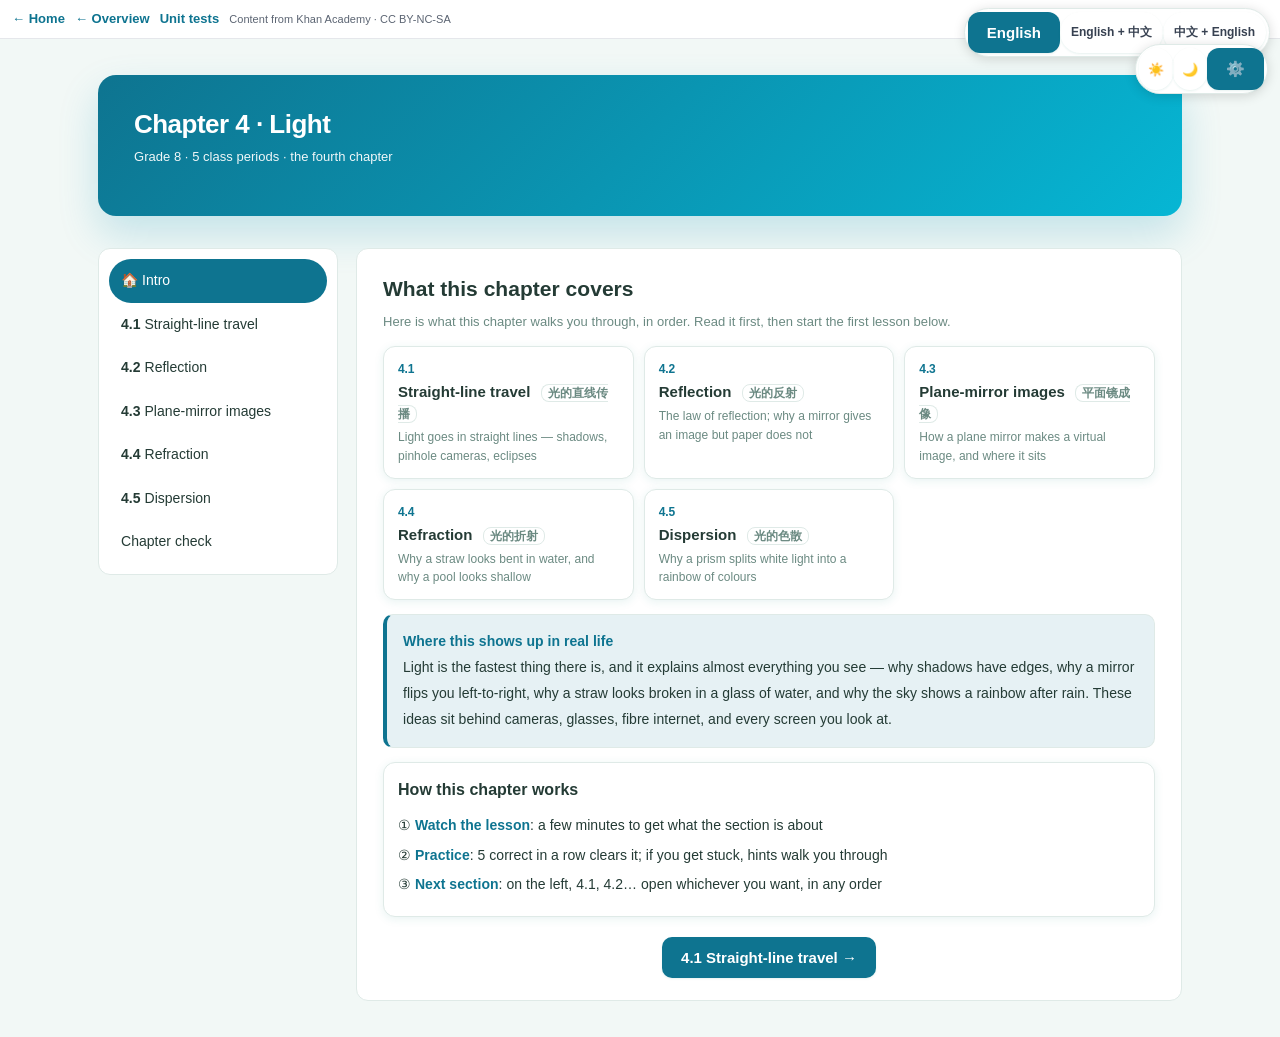
<file: ch04.html>
<!DOCTYPE html>
<html lang="en">
<head>
<meta charset="UTF-8">
<meta name="viewport" content="width=device-width,initial-scale=1.0">
<title>Chapter 4 · Light</title>
<style>
:root{
 --bg:#fafafa; --card:#fff; --line:#e5e7eb; --text:#1f2937; --muted:#5b6472;
 --accent:#0e7490; --ok:#15803d; --err:#b91c1c; --warn:#0e7490;
}
*{box-sizing:border-box;margin:0;padding:0}
body{font-family:-apple-system,BlinkMacSystemFont,"Segoe UI","PingFang SC",sans-serif;background:var(--bg);color:var(--text);line-height:1.6}
.wrap{display:grid;grid-template-columns:240px 1fr;gap:18px;max-width:1180px;margin:0 auto;padding:18px}
header{background:linear-gradient(135deg,var(--accent),var(--accent-2));color:#fff;padding:22px 26px;border-radius:14px;margin-bottom:14px;grid-column:1/-1}
header h1{font-size:22px;margin-bottom:4px}
header p{opacity:.92;font-size:13px}
nav{background:var(--card);border:1px solid var(--line);border-radius:12px;padding:10px;height:fit-content;position:sticky;top:14px}
.nav-i{padding:10px 12px;border-radius:8px;cursor:pointer;font-size:14px;display:flex;justify-content:space-between;align-items:center;gap:8px}
.nav-i:hover{background:#ecfeff}
.nav-i.on{background:var(--accent);color:#fff}
.nav-i .st{font-size:11px;opacity:.85}
.nav-i .st.ok{color:var(--ok)}
.nav-i .st.err{color:var(--err)}
.nav-i.on .st.ok,.nav-i.on .st.err{color:#fff}
main{background:var(--card);border:1px solid var(--line);border-radius:12px;padding:22px 26px;min-height:80vh}
h2{font-size:18px;margin-bottom:6px}
.lesson-id{color:var(--muted);font-size:13px;margin-bottom:14px}
.box{background:#f9fafb;border:1px solid var(--line);border-radius:10px;padding:14px;margin:14px 0}
.box h3{font-size:15px;margin-bottom:8px;color:var(--accent)}
.box .cn{font-size:12px;color:var(--muted);font-style:italic}
.step{padding:10px 14px;background:var(--accent);color:#fff;border-radius:8px;margin-bottom:14px;font-size:15px}
.note{background:#fffbeb;border-left:3px solid var(--warn);padding:10px 14px;border-radius:6px;margin:10px 0;font-size:14px}
.note strong{color:var(--warn)}
.vid{margin:14px 0;border:1px solid var(--line);border-radius:10px;overflow:hidden}
.vid-h{padding:10px 14px;background:#ecfeff;font-size:13px;display:flex;justify-content:space-between;align-items:center;gap:10px}
.vid-h .meta{display:flex;gap:8px;align-items:center;font-size:11px}
.tag{background:#e5e7eb;padding:2px 8px;border-radius:10px;font-size:11px}
.tag.core{background:#dcfce7;color:#166534}
.tag.ext{background:#fef3c7;color:#92400e}
.vid-h .cn{font-size:12px;color:var(--muted);margin-right:auto}
.vid-h .title{font-size:13px;font-weight:600}
button{font-family:inherit;border:none;cursor:pointer;border-radius:8px;padding:8px 14px;font-size:14px;background:var(--accent);color:#fff}
button.secondary{background:#e5e7eb;color:var(--text)}
button:hover{opacity:.92}
input[type=text],input[type=number]{padding:10px 12px;font-size:16px;border:1px solid var(--line);border-radius:8px;width:120px;font-family:inherit}
input:focus{outline:none;border-color:var(--accent)}
input.ok{border-color:var(--ok);background:#f0fdf4}
input.err{border-color:var(--err);background:#fef2f2}
input:disabled{background:#f3f4f6;cursor:not-allowed}
.q{margin:12px 0;padding:14px;background:#f9fafb;border-radius:8px;border-left:3px solid var(--accent)}
.q .q-text{font-size:15px;margin-bottom:8px}
.q .q-cn{font-size:12px;color:var(--muted);margin-bottom:8px}
.q .feedback{margin-top:8px;font-size:13px;padding:6px 10px;border-radius:6px;display:none}
.q .feedback.show{display:block}
.q .feedback.ok{background:#dcfce7;color:#166534}
.q .feedback.err{background:#fee2e2;color:#991b1b}
.q .feedback.warn{background:#fef3c7;color:#92400e}
.hint{background:#fef3c7;border-left:3px solid var(--warn);padding:10px 12px;border-radius:6px;margin:8px 0;font-size:13px;display:none}
.hint.show{display:block}
.diff{display:flex;gap:10px;align-items:center;margin:10px 0;font-size:13px}
.diff button{padding:4px 10px;font-size:12px}
.diff button.on{background:var(--ok)}
.controls{display:flex;gap:10px;margin:14px 0;flex-wrap:wrap;align-items:center}
.controls .info{margin-left:auto;font-size:13px;color:var(--muted)}
.progress{height:6px;background:#e5e7eb;border-radius:3px;overflow:hidden;margin:8px 0}
.progress div{height:100%;background:var(--accent);transition:width .3s}
svg{max-width:100%;display:block;margin:0 auto}
.num{color:var(--accent);font-weight:600}
svg circle{transition:r .2s,fill .2s}
svg line,svg path{transition:stroke .3s,opacity .3s}

.intro-h{font-size:21px;font-weight:700;margin:0 0 4px}
.intro-sub{font-size:13px;color:var(--muted);margin-bottom:14px}
.kp{display:grid;grid-template-columns:repeat(auto-fill,minmax(230px,1fr));gap:10px;margin:14px 0}
.kp-c{border:1px solid var(--line);border-radius:10px;padding:12px 14px;background:#f9fafb}
.kp-c .n{font-size:12px;color:var(--accent);font-weight:700}
.kp-c .t{font-size:15px;font-weight:600;margin:2px 0 5px;line-height:1.4}
.kp-c .d{font-size:12px;color:var(--muted);line-height:1.55}
.why{background:#ecfeff;border:1px solid #a5f3fc;border-radius:10px;padding:14px 16px;margin:14px 0;font-size:14px;line-height:1.85}
.why b{color:var(--accent)}
.how{font-size:14px;line-height:2.1;margin:8px 0 2px}
.how b{color:var(--accent)}
.big-start{margin-top:20px;text-align:center}
.big-start button{font-size:16px;padding:13px 30px;border-radius:10px}
.trytip{font-size:12px;color:var(--muted);margin:10px 0 2px}
.cn-tag{font-size:12px;color:var(--muted);border:1px solid var(--line);border-radius:8px;padding:1px 6px;margin-left:6px}

.zh{display:none}
body.lang-en .zh{display:none}
body.lang-mix .zh{display:inline;font-size:.82em;margin-left:6px;font-weight:400}
body.lang-zh .en{display:inline;font-size:.78em;margin-left:6px;font-weight:400}
body.lang-zh .zh{display:inline}
header, header h1, header p, header .en, header .zh, header .src, header .sub, header .t, header .no{ color:#fff; }
header p, header .en, header .zh{ opacity:1; }

.langbar{position:fixed;top:8px;right:10px;z-index:300;display:inline-flex;align-items:center;background:#fff;border:1px solid var(--line);border-radius:999px;padding:3px;box-shadow:0 2px 12px rgba(0,0,0,.15)}
.langseg{display:inline-flex}
.langseg button:not(.on){background:transparent;color:#374151;border:none;padding:6px 11px;font-size:12px;cursor:pointer;font-family:inherit;border-radius:999px;white-space:nowrap}
.langseg button.on{background:var(--accent);color:#fff}
@media(max-width:680px){.langbar{top:6px;right:6px}.langseg button{padding:5px 8px;font-size:11px}}

body.lang-mix h1 .en, body.lang-mix h1 .zh,
body.lang-mix h2 .en, body.lang-mix h2 .zh,
body.lang-mix h3 .en, body.lang-mix h3 .zh,
body.lang-mix h4 .en, body.lang-mix h4 .zh,
body.lang-mix p .en,  body.lang-mix p .zh,
body.lang-mix li .en, body.lang-mix li .zh,
body.lang-mix summary .en, body.lang-mix summary .zh,
body.lang-mix .step .en, body.lang-mix .step .zh,
body.lang-mix header .en, body.lang-mix header .zh,
body.lang-mix .ch .en, body.lang-mix .ch .zh,
body.lang-mix .ch .top .en, body.lang-mix .ch .top .zh,
body.lang-mix .note .en, body.lang-mix .note .zh { display: block; }
body.lang-mix h1 .zh, body.lang-mix h2 .zh, body.lang-mix h3 .zh, body.lang-mix h4 .zh,
body.lang-mix p .zh, body.lang-mix li .zh, body.lang-mix summary .zh,
body.lang-mix .step .zh, body.lang-mix header .zh,
body.lang-mix .ch .zh, body.lang-mix .ch .top .zh,
body.lang-mix .note .zh { font-size: inherit; }

:root{color-scheme:light}
@media (prefers-color-scheme: dark){
 :root:not([data-theme="light"]){
  color-scheme:dark;
  --bg:#0f172a;--card:#1e293b;--card2:#172033;--line:#334155;
  --text:#e5e7eb;--muted:#94a3b8;--ink:#e5e7eb;--mute:#94a3b8;
  --accent:#22d3ee;--ok:#4ade80;--err:#f87171;--warn:#fbbf24;--bad:#f87171;
 }
}
html[data-theme="dark"]{
 color-scheme:dark;
 --bg:#0f172a;--card:#1e293b;--card2:#172033;--line:#334155;
 --text:#e5e7eb;--muted:#94a3b8;--ink:#e5e7eb;--mute:#94a3b8;
 --accent:#22d3ee;--ok:#4ade80;--err:#f87171;--warn:#fbbf24;--bad:#f87171;
}
html[data-theme="light"]{color-scheme:light}
html[data-theme="dark"] body{background:var(--bg);color:var(--text)}
html[data-theme="dark"] main{background:var(--card);color:var(--text)}
html[data-theme="dark"] nav{background:var(--card)}
html[data-theme="dark"] .langbar,
html[data-theme="dark"] .chip:not(.on),
html[data-theme="dark"] .kp,
html[data-theme="dark"] .topbar,
html[data-theme="dark"] button.choice,
html[data-theme="dark"] .vid-item,
html[data-theme="dark"] .proof,
html[data-theme="dark"] .q{background:var(--card)}
html[data-theme="dark"] .stat,
html[data-theme="dark"] .box,
html[data-theme="dark"] .kp-c,
html[data-theme="dark"] .badge:not(.ok):not(.warn):not(.lock),
html[data-theme="dark"] .pbar,
html[data-theme="dark"] .ltsw button{background:var(--card2)}
html[data-theme="dark"] .opt{background:var(--card);color:var(--text)}
html[data-theme="dark"] .opt:hover:not(:disabled),
html[data-theme="dark"] button.choice:hover{background:var(--card2);border-color:var(--accent)}
html[data-theme="dark"] .opt.sel-ok{background:#14532d;color:#bbf7d0;border-color:var(--ok)}
html[data-theme="dark"] .opt.sel-bad{background:#7f1d1d;color:#fecaca;border-color:var(--err)}
html[data-theme="dark"] button{color:#0f172a!important}
html[data-theme="dark"] .opt,
html[data-theme="dark"] button.choice,
html[data-theme="dark"] button.ghost,
html[data-theme="dark"] button.secondary,
html[data-theme="dark"] .langseg button:not(.on),
html[data-theme="dark"] .themseg button:not(.on){color:var(--text)!important}
html[data-theme="dark"] button.ghost,
html[data-theme="dark"] button.secondary{background:var(--card2)!important}
html[data-theme="dark"] .nav-i.on,
html[data-theme="dark"] .chip.on,
html[data-theme="dark"] .sel .num{color:#0f172a!important}
html[data-theme="dark"] .langseg button.on,
html[data-theme="dark"] .themseg button.on{color:#0f172a!important}
html[data-theme="dark"] .nav-i.on .st.ok,
html[data-theme="dark"] .nav-i.on .st.err{color:#0f172a!important}
html[data-theme="dark"] .chip.on .rec{color:#0f172a!important}
html[data-theme="dark"] .step{color:#3a1900!important}
html[data-theme="dark"] .welcome-cta .big{color:#fff!important}
html[data-theme="dark"] .fig,html[data-theme="dark"] .eqbox{color:#1f2937}
html[data-theme="dark"] .fig *{color:#1f2937!important}
html[data-theme="dark"] .eqbox .num{color:#0e7490!important}
html[data-theme="dark"] svg{background:#fff;border-radius:8px;padding:4px}
html[data-theme="dark"] .note,html[data-theme="dark"] .note *{color:#1f2937}
html[data-theme="dark"] .note strong,html[data-theme="dark"] .note b{color:#0e7490!important}
html[data-theme="dark"] .hint,html[data-theme="dark"] .hint *{color:#1f2937}
html[data-theme="dark"] .parents{background:var(--card)!important;color:var(--text);border-color:var(--line)!important}
html[data-theme="dark"] .parents .zh,html[data-theme="dark"] .parents .en,html[data-theme="dark"] .parents p,html[data-theme="dark"] .parents summary{color:var(--text)}
html[data-theme="dark"] input,html[data-theme="dark"] select,html[data-theme="dark"] textarea{
 background:var(--card2);color:var(--text);border-color:var(--line)}
html[data-theme="dark"] input::placeholder{color:var(--muted)}
html[data-theme="dark"] table th{color:var(--muted)}
.themebar{position:fixed;top:44px;right:12px;z-index:300;display:inline-flex;align-items:center;background:var(--card);border:1px solid var(--line);border-radius:999px;padding:3px;box-shadow:0 2px 12px rgba(0,0,0,.15)}
.themseg{display:inline-flex}
.themseg button:not(.on){background:transparent;color:var(--text);border:none;padding:5px 9px;font-size:13px;cursor:pointer;font-family:inherit;border-radius:999px;line-height:1}
.themseg button.on{background:var(--accent);color:#fff}
@media(max-width:680px){.themebar{top:36px;right:6px}.themseg button{padding:4px 7px;font-size:12px}}
.bridge{background:#cffafe;border-left:3px solid var(--accent);padding:10px 14px;border-radius:6px;margin:10px 0;font-size:14px}
.bridge strong{color:var(--accent)}
.bridge .bl{font-size:12px;font-weight:700;letter-spacing:.04em;text-transform:uppercase;color:var(--accent);margin-bottom:2px}
html[data-theme="dark"] .bridge,html[data-theme="dark"] .bridge *{color:#1f2937}
html[data-theme="dark"] .bridge strong,html[data-theme="dark"] .bridge b{color:#155e75!important}
html[data-theme="dark"] .bridge .bl{color:#155e75!important}
</style>
<script>try{document.documentElement.setAttribute('data-theme',localStorage.getItem('phys8_theme')||'auto');}catch(e){}</script>
  <link rel="stylesheet" href="theme.css">
</head>
<body>
<div style="background:#fff;border-bottom:1px solid #e5e7eb;padding:8px 12px;font-size:13px;display:flex;gap:6px 10px;flex-wrap:wrap;align-items:center;position:sticky;top:0;z-index:99">
 <a href="index.html" style="color:var(--accent);text-decoration:none;font-weight:600"><span class="zh">← 主页</span><span class="en">← Home</span></a> <a href="home.html" style="color:var(--accent);text-decoration:none;font-weight:600"><span class="en">← Overview</span><span class="zh">← 总览</span></a>
 <a href="unittests.html" style="color:var(--accent);text-decoration:none;font-weight:600"><span class="en">Unit tests</span><span class="zh">单元测试</span></a>
 <span style="font-size:11px;color:#5b6472"><span class="en">Content from Khan Academy · CC BY-NC-SA</span><span class="zh">内容来自 Khan Academy · CC BY-NC-SA</span></span>
</div>

<div class="langbar" title="显示语言 · Language display — 随时可改 · change anytime">
 <span class="langseg">
  <button data-lang="en" onclick="setLang('en')">English</button>
  <button data-lang="mix" onclick="setLang('mix')">English + 中文</button>
  <button data-lang="zh" onclick="setLang('zh')">中文 + English</button>
 </span>
</div>
<div class="themebar" title="日间 / 夜间 / 自动 · Day / Night / Auto">
 <span class="themseg">
  <button data-theme="light" onclick="setTheme('light')" title="日间 · Day">☀️</button>
  <button data-theme="dark" onclick="setTheme('dark')" title="夜间 · Night">🌙</button>
  <button data-theme="auto" onclick="setTheme('auto')" title="自动跟随系统 · Auto">⚙️</button>
 </span>
</div>

<div class="wrap">
<header>
 <h1><span class="en">Chapter 4 · Light</span><span class="zh">第 4 章 · 光现象</span></h1>
 <p><span class="en">Grade 8 · 5 class periods · the fourth chapter</span><span class="zh">八年级 · 5 课时 · 第四章</span></p>
 </header>
<nav id="nav"></nav>
<main id="main"></main>
</div>

<script>
const KEY='phys8_ch04_state';
let S=load();
function load(){try{return JSON.parse(localStorage.getItem(KEY))||{};}catch(e){return {};}}
function save(){try{localStorage.setItem(KEY,JSON.stringify(S));}catch(e){}}
const LESSONS=[
 {id:'intro',t:'Intro',cn:'Start here · What this chapter covers',n:'🏠'},
 {id:'k1',t:'Straight-line travel',cn:'Straight-line travel',n:'4.1'},
 {id:'k2',t:'Reflection',cn:'Reflection',n:'4.2'},
 {id:'k3',t:'Plane-mirror images',cn:'Plane-mirror images',n:'4.3'},
 {id:'k4',t:'Refraction',cn:'Refraction',n:'4.4'},
 {id:'k5',t:'Dispersion',cn:'Dispersion',n:'4.5'},
 {id:'test',t:'Chapter check',cn:'Chapter check',n:''}
];
let cur='intro';
function st(id){return S[id]||(S[id]={diag:null,prac:{ok:0,tot:0},vid:{},done:false});}
function ri(a,b){return Math.floor(Math.random()*(b-a+1))+a;}
function pick(a){return a[ri(0,a.length-1)];}
function L(a,b){ return '<span class="en">'+a+'</span><span class="zh">'+(b==null?a:b)+'</span>'; }

/* ===== Video list (Khan Academy · embedded via YouTube; verified 11-char IDs) ===== */
const VIDEOS={
k1:[
 {f:'',yt:'EasN5Z8kElg',t:'Light travels in a straight line',c:'core'},
 {f:'',yt:'sH0WZgjp_zQ',t:'Pinhole Camera: Light and Shadows',c:'ext'},
],
k2:[
 {f:'',yt:'sd0BOnN6aNY',t:'Specular and diffuse reflection',c:'core'},
 {f:'',yt:'XR52dXLyz-M',t:'Specular and diffuse reflection 2',c:'ext'},
],
k3:[
 {f:'',yt:'nrOg85VPQgw',t:'Virtual image',c:'core'},
 {f:'',yt:'8X1AS9qD5AQ',t:'Parabolic mirrors and real images',c:'ext'},
],
k4:[
 {f:'',yt:'LKI1UmFbfaA',t:'Refraction of light',c:'core'},
 {f:'',yt:'y55tzg_jW9I',t:'Refraction and Snell\'s law',c:'ext'},
],
k5:[
 {f:'',yt:'fywXvl38Va0',t:'Dispersion (& rainbows)',c:'core'},
 {f:'',yt:'HRuLhY0NAMI',t:'Dispersion',c:'ext'}
]
};
const VTZ={
 'Light travels in a straight line':'光沿直线传播',
 'Pinhole Camera: Light and Shadows':'小孔成像与影子',
 'Specular and diffuse reflection':'镜面反射与漫反射',
 'Specular and diffuse reflection 2':'镜面反射与漫反射（二）',
 'Virtual image':'虚像',
 'Parabolic mirrors and real images':'抛物面镜与实像',
 'Refraction of light':'光的折射',
 'Refraction and Snell\'s law':'折射与斯涅尔定律',
 'Dispersion (& rainbows)':'光的色散与彩虹',
 'Dispersion':'光的色散'
};

/* ============ Lesson K1: straight-line travel ============ */
function microK1(el){
 el.innerHTML=`
  <div class="step"><span class="en">Why does a shadow have a sharp edge?</span><span class="zh">影子为什么有清晰的边？</span></div>
  <div class="box">
   <h3><span class="en">Light travels in straight lines</span><span class="zh">光沿直线传播</span></h3>
   <p><span class="en">In one material, light goes straight ahead. That is why a shadow follows the shape of the thing blocking the light, and why a small hole makes a clear (if upside-down) picture on a screen behind it.</span><span class="zh">在同一种物质里，光一直向前走直线。所以影子会跟着挡光物体的形状走，小孔也会在后面的屏上投出清晰（但上下颠倒）的像。</span></p>
  </div>
  <div class="box">
   <h3><span class="en">The pinhole camera</span><span class="zh">小孔成像</span></h3>
   <p><span class="en">Light from the top of an object passes through the tiny hole and lands at the <b class="num">bottom</b> of the screen; light from the bottom lands at the top. So the image is flipped upside down — a real image, made without a lens.</span><span class="zh">物体顶部的光穿过小孔落在屏的<b class="num">下方</b>，底部的光落在屏的上方。于是像被上下颠倒——这是不用透镜做出的实像。</span></p>
  </div>
  <div class="box">
   <h3><span class="en">Shadows and eclipses</span><span class="zh">影子与日食、月食</span></h3>
   <p><span class="en">A solar eclipse happens when the Moon blocks the Sun; a lunar eclipse when Earth's shadow falls on the Moon. Both are possible only because light goes in straight lines.</span><span class="zh">日食是月球挡住了太阳，月食是地球的影子落在了月球上。这两件事之所以发生，都是因为光沿直线传播。</span></p>
  </div>`;
}

/* ============ Lesson K2: reflection ============ */
function microK2(el){
 el.innerHTML=`
  <div class="step"><span class="en">Why does a mirror show you, but a wall does not?</span><span class="zh">为什么镜子能照出你，墙却不能？</span></div>
  <div class="box">
   <h3><span class="en">The law of reflection</span><span class="zh">反射定律</span></h3>
   <p><span class="en">The angle of incidence equals the angle of reflection. Both angles are measured from the <b class="num">normal</b> — the line at 90° to the surface, not from the surface itself.</span><span class="zh">入射角等于反射角。两个角都从<b class="num">法线</b>算起——法线是垂直表面的那条线，不是从表面本身算。</span></p>
  </div>
  <div class="box">
   <h3><span class="en">Specular vs diffuse reflection</span><span class="zh">镜面反射与漫反射</span></h3>
   <p><span class="en">A smooth surface (a mirror) sends all reflected rays in one direction — specular reflection, so you see a clear image. A rough surface (paper) scatters the rays every which way — diffuse reflection, so you see the surface but no image.</span><span class="zh">光滑表面（镜子）把反射光朝一个方向送出去——这是镜面反射，所以你能看到清晰的像。粗糙表面（纸）把光散射到四面八方——这是漫反射，所以你看到的是表面本身，没有像。</span></p>
  </div>
  <div class="box">
   <h3><span class="en">Left and right flip</span><span class="zh">左右颠倒</span></h3>
   <p><span class="en">A plane mirror reverses left and right: raise your right hand and the image raises the hand on its left. Up-down stays the same.</span><span class="zh">平面镜把左右颠倒：你举右手，像举的是它左边的手。上下不变。</span></p>
  </div>`;
}

/* ============ Lesson K3: plane-mirror images ============ */
function microK3(el){
 el.innerHTML=`
  <div class="step"><span class="en">Where does the "you" in the mirror actually sit?</span><span class="zh">镜子里的「你」到底坐在哪？</span></div>
  <div class="box">
   <h3><span class="en">The image is virtual</span><span class="zh">像是虚像</span></h3>
   <p><span class="en">The person in the mirror is not really behind the glass — the light never goes there. That is a <b class="num">virtual</b> image: you can see it, but you cannot put a screen there to catch it.</span><span class="zh">镜子里的人并不真在玻璃后面——光从没到过那里。这是<b class="num">虚像</b>：你能看见，却没法用屏接住它。</span></p>
  </div>
  <div class="box">
   <h3><span class="en">Three things stay equal</span><span class="zh">三点不变</span></h3>
   <p><span class="en">The image is upright, the <b class="num">same size</b> as you, and the same distance <b class="num">behind</b> the mirror as you are in front of it.</span><span class="zh">像正立、和你<b class="num">一样大</b>，并且离镜面的距离，正好等于你站在镜前<b class="num">同样远</b>。</span></p>
  </div>
  <div class="box">
   <h3><span class="en">Where it is used</span><span class="zh">用在哪里</span></h3>
   <p><span class="en">Mirrors let you check your face, and two mirrors at an angle make a periscope that sees over a wall. The equal-distance rule is what makes the periscope work.</span><span class="zh">镜子能照脸；两面成角的镜子做成潜望镜，可以越过墙看过去。正是「等距」这条规则让潜望镜能工作。</span></p>
  </div>`;
}

/* ============ Lesson K4: refraction ============ */
function microK4(el){
 el.innerHTML=`
  <div class="step"><span class="en">Why does a straw look broken in a glass of water?</span><span class="zh">吸管插进水里为什么像断成两截？</span></div>
  <div class="box">
   <h3><span class="en">Light bends at a boundary</span><span class="zh">光在界面处弯折</span></h3>
   <p><span class="en">When light moves from one material to another (air → water, or water → air) it <b class="num">changes speed</b> and bends. That bend is refraction.</span><span class="zh">光从一种物质进入另一种（空气→水，或水→空气）时，<b class="num">速度改变</b>，于是发生弯折。这个弯折就是折射。</span></p>
  </div>
  <div class="box">
   <h3><span class="en">Apparent depth</span><span class="zh">视深</span></h3>
   <p><span class="en">Because of the bend, a straw in water looks broken, and a pool looks <b class="num">shallower</b> than it really is. The apparent depth is less than the real depth.</span><span class="zh">因为弯折，水里的吸管看着像断了，水池也显得比实际<b class="num">更浅</b>。视深小于实深。</span></p>
  </div>
  <div class="box">
   <h3><span class="en">A real danger</span><span class="zh">真实的危险</span></h3>
   <p><span class="en">A swimming pool that "looks waist-deep" can be much deeper. Always check the real depth before you jump.</span><span class="zh">看着「只到腰」的泳池，实际可能深得多。跳水前一定要确认真实深度。</span></p>
  </div>
  <div class="bridge">
   <div class="bl"><span class="en">Bridge</span><span class="zh">衔接补全</span></div>
   <h3><span class="en">Why light bends: one side slows first</span><span class="zh">光为什么弯：先到的一边先慢下来</span></h3>
   <p><span class="en">Think of a row of marching feet crossing from a fast road into mud at an angle. The foot that steps into the mud first slows first, so the whole row pivots and the direction turns. Light does the same: it slows in the second material, so the ray swings toward the normal. That swing is refraction.</span><span class="zh">想象一排齐步走的脚，斜着从快路面踩进泥地。先踩进泥地的那只脚先慢下来，整排就跟着转向。光也一样：它在第二种物质里变慢，于是光线向法线那边拐。这个拐弯就是折射。</span></p>
  
   <p class="kwatch" style="margin-top:9px;font-size:14px"><span class="en">Watch it on Khan Academy:</span><span class="zh">看 Khan Academy 讲解：</span> <a href="https://www.youtube.com/watch?v=LKI1UmFbfaA" target="_blank" rel="noopener" style="font-weight:600">Why light bends (refraction)</a></p></div>`;
}

/* ============ Lesson K5: dispersion ============ */
function microK5(el){
 el.innerHTML=`
  <div class="step"><span class="en">Why does a prism paint a rainbow?</span><span class="zh">棱镜为什么画出一道彩虹？</span></div>
  <div class="box">
   <h3><span class="en">White light is many colours</span><span class="zh">白光由多种颜色组成</span></h3>
   <p><span class="en">White light is not one colour. A prism splits it into a <b class="num">spectrum</b>: red, orange, yellow, green, blue, indigo, violet (seven colours, ROYGBIV).</span><span class="zh">白光不是单一颜色。棱镜把它分成一道<b class="num">光谱</b>：红橙黄绿蓝靛紫（七色，ROYGBIV）。</span></p>
  </div>
  <div class="box">
   <h3><span class="en">Colours bend by different amounts</span><span class="zh">不同颜色弯折程度不同</span></h3>
   <p><span class="en">Each colour travels at a slightly different speed in glass, so each bends a little differently. Violet bends most, red bends least.</span><span class="zh">每种颜色在玻璃里速度略有不同，于是弯折程度也略有不同。紫光弯得最多，红光弯得最少。</span></p>
  </div>
  <div class="box">
   <h3><span class="en">Rainbows</span><span class="zh">彩虹</span></h3>
   <p><span class="en">A rainbow is dispersion plus reflection: light enters a raindrop, splits into colours, reflects once inside, and leaves as a fan of colour toward your eye.</span><span class="zh">彩虹是色散加反射：光进入水滴、分成颜色、在水滴里反射一次，再以扇形射向你的眼睛。</span></p>
  </div>`;
}

/* ============ Quick check ============ */
function diag(el,lessonId,generator){
 el.innerHTML=`<div class="step"><span class="en">Quick check</span><span class="zh">小测一下</span></div><div class="box"><p style="font-size:14px;color:var(--muted)">3 questions, just to see where you stand. Pass 3/3 to skip the lesson; otherwise the lesson comes next.</p><div id="diagQ"></div></div>`;
 const qEl=el.querySelector('#diagQ');
 let ok=0;
 const qs=Array.from({length:3},()=>generator('diag'));
 let i=0;
 const show=()=>{
  if(i>=3){
   st(lessonId).diag=ok;
   if(ok===3){
    qEl.innerHTML=`<div class="note" style="background:#dcfce7;border-color:var(--ok)"><strong>3/3:</strong> you already have this — skip the lesson and go to practice.</div><div style="margin-top:14px"><button id="skipMicro"><span class="en">Skip the lesson, go to practice →</span><span class="zh">跳过微课，去做练习 →</span></button></div>`;
    qEl.querySelector('#skipMicro').onclick=()=>{cur=`prac-${lessonId}`;render();};
   } else {
    qEl.innerHTML=`<div class="note" style="background:#fef3c7;border-color:var(--warn)"><strong>${ok}/3:</strong> work through the lesson below to fill the gap.</div><div style="margin-top:14px"><button id="goMicro"><span class="en">Go to lesson →</span><span class="zh">去看微课 →</span></button></div>`;
    qEl.querySelector('#goMicro').onclick=()=>{cur=`micro-${lessonId}`;render();};
   }
   save();renderNav();
   return;
  }
  const q=qs[i];
  qEl.innerHTML=`
   <div class="q">
    <div class="q-text">${i+1}. ${L(q.q,q.zhq)}</div>
    <div style="display:flex;gap:8px;align-items:center;flex-wrap:wrap">
     <input type="text" id="da" autocomplete="off" placeholder="?"> <button id="sub"><span class="en">Submit</span><span class="zh">提交</span></button>
    </div>
    <div class="hint" id="ht"></div>
    <div class="feedback" id="fb"></div>
   </div>`;
  const input=qEl.querySelector('#da'),fb=qEl.querySelector('#fb'),ht=qEl.querySelector('#ht');
  input.focus();
  qEl.querySelector('#sub').onclick=check;
  input.onkeydown=e=>{if(e.key==='Enter')check();};
  function check(){
   const ans=input.value.trim();
   const correct=q.check(ans);
   if(correct===true){ok++;fb.className='feedback show ok';fb.innerHTML=L('✓ Correct · correct','✓ 正确 · 对了');input.disabled=true;setTimeout(()=>{i++;show();},700);}
   else if(correct==='hint'){ht.className='hint show';ht.innerHTML=L(q.hint||'Have another go.', q.zhh||'再试一次。');}
   else{fb.className='feedback show err';fb.innerHTML=L('✗ Not right, try again.','✗ 不对，再试一次。');}
  }
 };
 show();
}

/* ============ Practice generators (by topic) ============ */
const generators={
k1:()=>{ // straight-line travel
 const type=ri(1,5);
 if(type===1){
  return {q:`Light travels in ___ lines. (type: straight / curved)`,
   zhq:`光沿___线传播。（填 straight / curved）`,
   check:a=>a.trim().toLowerCase()==='straight',ans:'straight',choice:true,
   hint:'in one material, light goes straight ahead.',zhh:'在同一种物质里，光一直向前。'};
 } else if(type===2){
  return {q:`A pinhole camera makes an image that is ___ (type: upside down / right side up)`,
   zhq:`小孔成像得到的像是___（填 upside down / right side up）`,
   check:a=>a.trim().toLowerCase()==='upside down',ans:'upside down',choice:true,
   hint:'light from the top lands at the bottom of the screen.',zhh:'顶部的光落在屏的下方。'};
 } else if(type===3){
  return {q:`In a pinhole camera, light from the top of the object lands at the ___ of the screen. (type: top / bottom)`,
   zhq:`小孔成像里，物体顶部的光落在屏的___（填 top / bottom）`,
   check:a=>a.trim().toLowerCase()==='bottom',ans:'bottom',choice:true,
   hint:'the path crosses at the tiny hole.',zhh:'光线在小孔处交叉。'};
 } else if(type===4){
  return {q:`Light's speed in empty space is about ___ km/s (type: 300000 / 340 / 1500)`,
   zhq:`真空中光速约为___ km/s（填 300000 / 340 / 1500）`,
   check:a=>parseInt(a)===300000,ans:'300000',choice:true,
   hint:'it is the fastest speed there is: 3 hundred thousand km each second.',zhh:'它是宇宙最快：每秒 30 万公里。'};
 } else {
  return {q:`A solar eclipse happens when the ___ blocks the Sun. (type: Moon / Earth / Cloud)`,
   zhq:`日食是___挡住了太阳（填 Moon / Earth / Cloud）`,
   check:a=>a.trim().toLowerCase()==='moon',ans:'Moon',choice:true,
   hint:'the Moon sits between the Sun and us.',zhh:'月球处在太阳和我们之间。'};
 }
},
k2:()=>{ // reflection
 const type=ri(1,5);
 if(type===1){
  return {q:`The law of reflection says the angle of incidence ___ the angle of reflection. (type: equals / is double)`,
   zhq:`反射定律说入射角___反射角（填 equals / is double）`,
   check:a=>a.trim().toLowerCase()==='equals',ans:'equals',choice:true,
   hint:'they are the same number of degrees.',zhh:'两者度数相同。'};
 } else if(type===2){
  return {q:`In the law of reflection, the angle is measured from the ___ (type: normal / surface)`,
   zhq:`反射定律里，角是相对___量的（填 normal / surface）`,
   check:a=>a.trim().toLowerCase()==='normal',ans:'normal',choice:true,
   hint:'the normal is the line at 90° to the surface.',zhh:'法线是垂直表面的那条线。'};
 } else if(type===3){
  return {q:`A smooth mirror gives ___ reflection. (type: specular / diffuse)`,
   zhq:`光滑镜子发生___反射（填 specular / diffuse）`,
   check:a=>a.trim().toLowerCase()==='specular',ans:'specular',choice:true,
   hint:'all rays go in one direction.',zhh:'反射光朝一个方向。'};
 } else if(type===4){
  return {q:`A rough surface like paper gives ___ reflection. (type: diffuse / specular)`,
   zhq:`纸这类粗糙表面发生___反射（填 diffuse / specular）`,
   check:a=>a.trim().toLowerCase()==='diffuse',ans:'diffuse',choice:true,
   hint:'rays scatter in all directions.',zhh:'光线向四面八方散射。'};
 } else {
  return {q:`A plane mirror reverses left and ___ . (type: right / up)`,
   zhq:`平面镜把左右颠倒，具体是左和___（填 right / up）`,
   check:a=>a.trim().toLowerCase()==='right',ans:'right',choice:true,
   hint:'raise your right hand, the image raises its left.',zhh:'你举右手，像举左手。'};
 }
},
k3:()=>{ // plane-mirror images
 const type=ri(1,5);
 if(type===1){
  return {q:`The image in a plane mirror is ___ (type: virtual / real)`,
   zhq:`平面镜里的像是___（填 virtual / real）`,
   check:a=>a.trim().toLowerCase()==='virtual',ans:'virtual',choice:true,
   hint:'light never actually goes behind the glass.',zhh:'光从没真到玻璃后面。'};
 } else if(type===2){
  return {q:`The image in a plane mirror is the ___ size as the object. (type: same / half)`,
   zhq:`平面镜里的像和物体___大（填 same / half）`,
   check:a=>a.trim().toLowerCase()==='same',ans:'same',choice:true,
   hint:'not bigger, not smaller.',zhh:'不放大也不缩小。'};
 } else if(type===3){
  return {q:`The image sits as far behind the mirror as the object is ___ it. (type: in front of / above)`,
   zhq:`像离镜面的距离，等于物体___镜面的距离（填 in front of / above）`,
   check:a=>a.trim().toLowerCase()==='in front of',ans:'in front of',choice:true,
   hint:'equal distance, opposite sides.',zhh:'距离相等，分居两侧。'};
 } else if(type===4){
  return {q:`The image in a plane mirror is ___ (type: upright / upside down)`,
   zhq:`平面镜里的像是___的（填 upright / upside down）`,
   check:a=>a.trim().toLowerCase()==='upright',ans:'upright',choice:true,
   hint:'up-down is not flipped, only left-right.',zhh:'上下不颠倒，只左右反。'};
 } else {
  return {q:`A plane mirror flips left and ___ . (type: right / down)`,
   zhq:`平面镜把左右颠倒，具体是左和___（填 right / down）`,
   check:a=>a.trim().toLowerCase()==='right',ans:'right',choice:true,
   hint:'the image raises the hand on its left.',zhh:'像举的是它左边的手。'};
 }
},
k4:()=>{ // refraction
 const type=ri(1,5);
 if(type===1){
  return {q:`When light goes from air into water, it ___ (type: bends / disappears)`,
   zhq:`光从空气进入水中时会___（填 bends / disappears）`,
   check:a=>a.trim().toLowerCase()==='bends',ans:'bends',choice:true,
   hint:'its speed changes at the boundary.',zhh:'在界面处速度改变。'};
 } else if(type===2){
  return {q:`A straw in water looks ___ (type: bent / straight)`,
   zhq:`水里的吸管看着___（填 bent / straight）`,
   check:a=>a.trim().toLowerCase()==='bent',ans:'bent',choice:true,
   hint:'refraction makes it look broken.',zhh:'折射让它像断了一样。'};
 } else if(type===3){
  return {q:`Because of refraction, a pool looks ___ than it really is. (type: shallower / deeper)`,
   zhq:`由于折射，水池看着比实际___（填 shallower / deeper）`,
   check:a=>a.trim().toLowerCase()==='shallower',ans:'shallower',choice:true,
   hint:'the apparent depth is less than the real depth.',zhh:'视深小于实深。'};
 } else if(type===4){
  return {q:`Light bends at a boundary because it changes ___ (type: speed / colour)`,
   zhq:`光在界面处弯折，是因为它改变了___（填 speed / colour）`,
   check:a=>a.trim().toLowerCase()==='speed',ans:'speed',choice:true,
   hint:'different materials, different speeds.',zhh:'不同物质里速度不同。'};
 } else {
  return {q:`The apparent depth of a pool is ___ than its real depth. (type: less / more)`,
   zhq:`水池的视深比实深___（填 less / more）`,
   check:a=>a.trim().toLowerCase()==='less',ans:'less',choice:true,
   hint:'it looks shallower.',zhh:'看着更浅。'};
 }
},
k5:()=>{ // dispersion
 const type=ri(1,5);
 if(type===1){
  return {q:`A prism splits white light into a ___ (type: spectrum / single colour)`,
   zhq:`棱镜把白光分成一道___（填 spectrum / single colour）`,
   check:a=>a.trim().toLowerCase()==='spectrum',ans:'spectrum',choice:true,
   hint:'red through violet, seven colours.',zhh:'红到紫，七种颜色。'};
 } else if(type===2){
  return {q:`White light contains ___ colours (type: seven / one)`,
   zhq:`白光由___种颜色组成（填 seven / one）`,
   check:a=>a.trim().toLowerCase()==='seven',ans:'seven',choice:true,
   hint:'ROYGBIV — red, orange, yellow, green, blue, indigo, violet.',zhh:'ROYGBIV：红橙黄绿蓝靛紫。'};
 } else if(type===3){
  return {q:`Of the spectrum colours, red bends ___ than violet. (type: less / more)`,
   zhq:`在光谱各色里，红光比紫光弯得___（填 less / more）`,
   check:a=>a.trim().toLowerCase()==='less',ans:'less',choice:true,
   hint:'violet bends the most.',zhh:'紫光弯得最多。'};
 } else if(type===4){
  return {q:`A rainbow forms when raindrops ___ the light. (type: disperse / block)`,
   zhq:`彩虹是水滴把光___而形成的（填 disperse / block）`,
   check:a=>a.trim().toLowerCase()==='disperse',ans:'disperse',choice:true,
   hint:'split into colours, then reflect once inside.',zhh:'先分成颜色，再在内部反射一次。'};
 } else {
  return {q:`Different colours bend by different ___ (type: amounts / speeds here)`,
   zhq:`不同颜色弯折的___不同（填 amounts / speeds here）`,
   check:a=>a.trim().toLowerCase()==='amounts',ans:'amounts',choice:true,
   hint:'each colour refracts a little differently.',zhh:'每种颜色折射程度略不同。'};
 }
},
};

/* ============ Videos module (YouTube embed) ============ */
function videos(el,lessonId){
 const list=VIDEOS[lessonId]||[];
 if(!list.length){el.innerHTML='<div class="note">No videos for this section.</div>';return;}
 let html=`<div class="step"><span class="en">Videos</span><span class="zh">视频</span> · ${LESSONS.find(l=>l.id===lessonId).t}</div>`;
 html+=`<div class="box"><p style="font-size:13px;color:var(--muted)"><span class="tag core">Watch first</span> watch first; <span class="tag ext">Optional</span> if you have time.</p></div>`;
 list.forEach((v,i)=>{
  const watched=st(lessonId).vid[i];
  const yt=v.yt&&v.yt.indexOf('TODO')!==0?v.yt:'';
  html+=`<div class="vid">
   <div class="vid-h">
    <span class="title">${L(v.t,(typeof VTZ!=='undefined'&&VTZ[v.t])||v.t)}</span>
    <span class="meta">
     <span class="tag ${v.c}"><span class="en">${v.c==='core'?'Core':'Extra'}</span><span class="zh">${v.c==='core'?'核心':'拓展'}</span></span>
     <span class="st ${watched?'ok':''}">${watched?'✓ watched':'Unwatched'}</span>
     <button data-i="${i}">${watched?'<span class="en">▶ Replay</span><span class="zh">▶ 重播</span>':'<span class="en">▶ Play</span><span class="zh">▶ 播放</span>'}</button>
    </span>
   </div>
   <div id="vc${i}" style="display:${watched?'block':'none'}">
    ${yt?`<div class="ytwrap"><iframe src="https://www.youtube.com/embed/${yt}?rel=0&playsinline=1" frameborder="0" allow="accelerometer; autoplay; clipboard-write; encrypted-media; gyroscope; picture-in-picture; web-share" allowfullscreen></iframe></div>`:'<div style="padding:14px;background:#f3f4f6;color:var(--muted);font-size:13px;border-radius:10px">video id pending Khan mapping</div>'}
   </div>
  </div>`;
 });
 el.innerHTML=html;
 el.querySelectorAll('[data-i]').forEach(b=>{
  b.onclick=()=>{
   const i=parseInt(b.dataset.i);
   const slot=el.querySelector('#vc'+i);
   slot.style.display = slot.style.display==='none'?'block':'none';
   st(lessonId).vid[i]=true;save();renderNav();
   b.parentElement.querySelector('.st').className='st ok';
   b.parentElement.querySelector('.st').textContent='✓ watched';
  };
 });
}

/* ============ Practice module ============ */
function practice(el,lessonId){
 const gen=generators[lessonId];
 if(!gen){el.innerHTML='<div class="note">No practice for this.</div>';return;}
 const s=st(lessonId);
 let streak=0,need=5,q=null,tries=0,diff=1;
 function newQ(){q=gen(diff);tries=0;}
 const update=()=>{
  el.innerHTML=`
   <div class="step"><span class="en">Practice</span><span class="zh">练习</span> (${streak}/${need})</div>
   <div class="diff">
    Difficulty: 
    <button class="secondary ${diff===1?'on':''}" data-d="1">Easy</button>
    <button class="secondary ${diff===2?'on':''}" data-d="2">Medium</button>
    <button class="secondary ${diff===3?'on':''}" data-d="3">Hard</button>
    <span class="info">Correct: ${s.prac.ok}/${s.prac.tot} (streak ${streak})<button class="secondary" id="rs" style="margin-left:8px"><span class="en">Reset</span><span class="zh">重置</span></button></span>
   </div>
   <div class="progress"><div style="width:${(streak/need)*100}%"></div></div>
   <div class="q">
    <div class="q-text">${L(q.q,q.zhq)}</div>
    <div style="display:flex;gap:8px;align-items:center;flex-wrap:wrap">
     <input type="text" id="pi" autocomplete="off" placeholder="?"> <button id="ps"><span class="en">Submit</span><span class="zh">提交</span></button>
    </div>
    <div class="hint" id="ph"></div>
    <div class="feedback" id="pf"></div>
   </div>`;
  el.querySelectorAll('[data-d]').forEach(b=>b.onclick=()=>{diff=parseInt(b.dataset.d);update();});
  el.querySelector('#rs').onclick=()=>{s.prac={ok:0,tot:0};streak=0;diff=1;save();update();renderNav();};
  const syncTop=()=>{
   const stp=el.querySelector('.step'); if(stp) stp.innerHTML='<span class="en">Practice</span><span class="zh">练习</span> ('+streak+'/'+need+')';
   const pg=el.querySelector('.progress'); if(pg&&pg.firstElementChild) pg.firstElementChild.style.width=(streak/need)*100+'%';
   const inf=el.querySelector('.info'); if(inf){const rb=inf.querySelector('#rs');inf.textContent='Correct: '+s.prac.ok+'/'+s.prac.tot+' (streak '+streak+') ';if(rb)inf.appendChild(rb);}
  };
  const inp=el.querySelector('#pi'),fb=el.querySelector('#pf'),ht=el.querySelector('#ph');
  inp.focus();
  el.querySelector('#ps').onclick=check;
  inp.onkeydown=e=>{if(e.key==='Enter')check();};
  function check(){
   const a=inp.value.trim();
   const r=q.check(a);
   if(r===true){
    streak++;s.prac.ok++;s.prac.tot++;
    fb.className='feedback show ok';fb.innerHTML=L('✓ correct!','✓ 对了！');
    inp.disabled=true;syncTop();
    if(streak>=need){s.done=true;fb.innerHTML+='<br><strong>'+L('Section cleared ✓','本节过关 ✓')+'</strong>';save();renderNav();}
    else if(streak>=3&&diff<3){diff++;}
    setTimeout(()=>{newQ();update();},900);
   } else {
    tries++;
    if(tries===1){
     ht.className='hint show';ht.innerHTML=L(q.hint||'Have another go.', q.zhh||'再试一次。');
     fb.className='feedback show err';fb.innerHTML=L('✗ Try again. ','✗ 再试一次。');
    } else if(tries===2){
     fb.className='feedback show err';
     fb.innerHTML=L('✗ Not quite. '+(q.sol?('Method: '+q.sol):(q.hint?('Hint: '+q.hint):'Work through it once more.')), '✗ 不太对。'+(q.zhs?('方法：'+q.zhs):(q.zhh?('提示：'+q.zhh):'再算一遍。')));
    } else {
     streak=0;s.prac.tot++;syncTop();
     if(diff>1)diff--;
     fb.className='feedback show err';
     fb.innerHTML=L('The answer is <b>'+q.ans+'</b>'+(q.sol?('. '+q.sol):'. '), '答案是 <b>'+q.ans+'</b>'+(q.zhs?('。'+q.zhs):'。'));
     inp.disabled=true;save();renderNav();
     setTimeout(()=>{q=gen();tries=0;update();},2400);
    }
   }
   save();
  }
 };
 newQ();update();
}

/* ============ Chapter check ============ */
function chTest(el){
 const N=10;
 el.innerHTML=`<div class="step"><span class="en">Chapter check</span><span class="zh">章末自己测</span></div><div class="box"><p style="font-size:13px;color:var(--muted)">${N} questions covering every topic in this chapter. Not timed, not scored.</p><div id="tq"></div></div>`;
 const tq=el.querySelector('#tq');
 const qs=[];
 for(let i=0;i<2;i++)qs.push(generators.k1(i+1));
 for(let i=0;i<2;i++)qs.push(generators.k2(i+1));
 for(let i=0;i<2;i++)qs.push(generators.k3(i+1));
 for(let i=0;i<2;i++)qs.push(generators.k4(i+1));
 for(let i=0;i<2;i++)qs.push(generators.k5(i+1));
 let i=0,ok=0;
 const show=()=>{
  if(i>=qs.length){
   const pass=ok>=Math.ceil(qs.length*0.7);
   tq.innerHTML=`<div class="note" style="background:${pass?'#dcfce7':'#fef3c7'};border-color:${pass?'var(--ok)':'var(--warn)'}"><strong>${ok}/${qs.length}</strong> ${pass?'Chapter passed! Move on to the next chapter':'Go back and review what you missed'}</div>`;
   S.test={ok,tot:qs.length};save();renderNav();return;
  }
  const q=qs[i];
  tq.innerHTML=`<div class="q"><div class="q-text">${i+1}/${qs.length}. ${L(q.q,q.zhq)}</div><div style="display:flex;gap:8px"><input id="ti" autocomplete="off"><button id="ts"><span class="en">Submit</span><span class="zh">提交</span></button></div><div class="hint" id="th"></div><div class="feedback" id="tf"></div></div>`;
  const inp=tq.querySelector('#ti'),fb=tq.querySelector('#tf'),ht=tq.querySelector('#th');
  inp.focus();tq.querySelector('#ts').onclick=check;inp.onkeydown=e=>{if(e.key==='Enter')check();};
  function check(){
   const r=q.check(inp.value.trim());
   if(r===true){ok++;fb.className='feedback show ok';fb.textContent='✓';inp.disabled=true;setTimeout(()=>{i++;show();},600);}
   else if(r==='hint'){ht.className='hint show';ht.textContent=q.hint;}
   else{fb.className='feedback show err';fb.textContent='✗';setTimeout(()=>{i++;show();},900);}
  }
 };
 show();
}

/* ============ Render ============ */
const GLOSS={k1:"光的直线传播",k2:"光的反射",k3:"平面镜成像",k4:"光的折射",k5:"光的色散",test:""};
const USE_MICRO=true;
const INTRO={why:"Light is the fastest thing there is, and it explains almost everything you see — why shadows have edges, why a mirror flips you left-to-right, why a straw looks broken in a glass of water, and why the sky shows a rainbow after rain. These ideas sit behind cameras, glasses, fibre internet, and every screen you look at.",whyZh:"光是宇宙里跑得最快的东西，你看到的一切几乎都跟它有关——影子为什么有边界、镜子为什么把你左右颠倒、吸管插进水里为什么像断成两截、雨后天空为什么挂出彩虹。这些道理藏在相机、眼镜、光纤上网和每一块屏幕背后。",desc:{k1:"Light goes in straight lines — shadows, pinhole cameras, eclipses",k2:"The law of reflection; why a mirror gives an image but paper does not",k3:"How a plane mirror makes a virtual image, and where it sits",k4:"Why a straw looks bent in water, and why a pool looks shallow",k5:"Why a prism splits white light into a rainbow of colours"}};
function goLesson(id){cur=USE_MICRO?('micro-'+id):id;render();}
function introRender(main){
  const pts=LESSONS.filter(l=>l.id!=='test'&&l.id!=='intro');
  let h='<div class="intro-h"><span class="en">What this chapter covers</span><span class="zh">本章学什么</span></div>'
    +'<div class="intro-sub"><span class="en">Here is what this chapter walks you through, in order. Read it first, then start the first lesson below.</span><span class="zh">下面是这一章要走的全部内容，按顺序排好。先看一遍，再点下面开始第一小节。</span></div><div class="kp">';
  pts.forEach(l=>{
    const s=st(l.id);
    const badge=s.done?' <span class="st ok">✓ done</span>':(s.prac.tot>0?' <span class="st">'+s.prac.ok+'/'+s.prac.tot+'</span>':'');
    h+='<div class="kp-c"><div class="n">'+l.n+'</div><div class="t">'+l.t+(GLOSS[l.id]?' <span class="cn-tag">'+GLOSS[l.id]+'</span>':'')+'</div><div class="d">'+((INTRO.desc&&INTRO.desc[l.id])||'')+'</div>'+badge+'</div>';
  });
  h+='</div>';
  h+='<div class="why"><b><span class="en">Where this shows up in real life</span><span class="zh">在真实生活里哪里会用到</span></b><br>'+L(INTRO.why,INTRO.whyZh)+'</div>';
  h+='<div class="box"><b><span class="en">How this chapter works</span><span class="zh">本章怎么学</span></b><div class="how">'
    +'① <b><span class="en">Watch the lesson</span><span class="zh">看微课</span></b>: <span class="en">a few minutes to get what the section is about</span><span class="zh">花几分钟了解本节内容</span><br>'
    +'② <b><span class="en">Practice</span><span class="zh">练一练</span></b>: <span class="en">5 correct in a row clears it; if you get stuck, hints walk you through</span><span class="zh">连对 5 题就算过关；卡住了就看提示</span><br>'
    +'③ <b><span class="en">Next section</span><span class="zh">下一节</span></b>: <span class="en">on the left, </span><span class="zh">在左侧，</span>'+pts[0].n+', '+pts[1].n+'… open whichever you want, in any order'
    +'</div></div>';
  h+='<div class="big-start"><button id="startBtn">'+pts[0].n+' <span class="en">'+pts[0].t+'</span><span class="zh">开始 · '+NAVZH[pts[0].id]+'</span> →</button></div>';
  main.innerHTML=h;
  main.querySelector('#startBtn').onclick=()=>{goLesson(pts[0].id);};
}
const NAVZH={"intro":"概览","k1":"光的直线传播","k2":"光的反射","k3":"平面镜成像","k4":"光的折射","k5":"光的色散","test":"章末自己测"};
const LKEY='phys8_lang';
function getLang(){return localStorage.getItem(LKEY)||'en';}
function setLang(l){localStorage.setItem(LKEY,l);applyLang();}
function applyLang(){const l=getLang();document.body.className=(' '+document.body.className+' ').replace(/\s+lang-(en|mix|zh)\b/g,' ').trim();if(l==='mix'||l==='zh')document.body.classList.add('lang-'+l);document.querySelectorAll('.langseg button').forEach(b=>{b.classList.toggle('on',b.dataset.lang===l);});}
applyLang();

function renderNav(){
 const nav=document.getElementById('nav');
 nav.innerHTML=LESSONS.map(l=>{
  const s=st(l.id);
  let stxt='';
  if(s.done)stxt='<span class="st ok">✓</span>';
  else if(s.prac.tot>0)stxt=`<span class="st ${s.prac.ok/s.prac.tot>0.6?'ok':'err'}">${s.prac.ok}/${s.prac.tot}</span>`;
  return `<div class="nav-i ${l.id===cur||cur===`micro-${l.id}`||cur===`diag-${l.id}`||cur===`prac-${l.id}`?'on':''}" data-go="${l.id}">
   <span><b>${l.n}</b> <span class="en">${l.t}</span><span class="zh">${NAVZH[l.id]||l.t}</span></span>${stxt}</div>`;
 }).join('');
 nav.querySelectorAll('[data-go]').forEach(n=>n.onclick=()=>{
  const id=n.dataset.go;
  cur = id==='test' ? 'test' : `micro-${id}`;
  render();
 });
}

function render(){
 const main=document.getElementById('main');
 renderNav();
 if(cur==='intro'||cur==='micro-intro'){introRender(main);return;}
 if(cur==='test'){chTest(main);return;}
 const m=cur.match(/^(diag|micro|prac)-(\w+)$/);
 if(m){
  const phase=m[1],id=m[2];
  const lesson=LESSONS.find(l=>l.id===id);
  if(!lesson){main.innerHTML='<div class="note">Unknown lesson</div>';return;}
  const titles={k1:'Straight-line travel',k2:'Reflection',k3:'Plane-mirror images',k4:'Refraction',k5:'Dispersion'};
  main.innerHTML=`<div class="lesson-id">${lesson.n} · <span class="en">${titles[id]} · ${lesson.cn}</span><span class="zh">${NAVZH[id]||titles[id]}</span></div>`;
  const c=document.createElement('div');main.appendChild(c);
  if(phase==='diag'){
   if(st(id).diag===3){cur=`micro-${id}`;render();return;}
   diag(c,id,generators[id]);
  } else if(phase==='micro'){
   if(id==='k1')microK1(c);
   else if(id==='k2')microK2(c);
   else if(id==='k3')microK3(c);
   else if(id==='k4')microK4(c);
   else if(id==='k5')microK5(c);
   const after=document.createElement('div');main.appendChild(after);
   videos(after,id);
   const btn=document.createElement('div');btn.style.marginTop='14px';
   btn.innerHTML=`<button id="toPrac">Go to practice</button>`;
   main.appendChild(btn);
   btn.querySelector('#toPrac').onclick=()=>{cur=`prac-${id}`;render();};
  } else if(phase==='prac'){
   practice(c,id);
  }
 } else {
  introRender(main);
 }
}
render();
</script>
<script>
(function(){try{if(new URLSearchParams(location.search).get('go')==='test'){cur='test';render();}}catch(e){}})();
</script>
<script>
var TKEY='phys8_theme';
function getTheme(){try{return localStorage.getItem(TKEY)||'auto';}catch(e){return 'auto';}}
function setTheme(t){try{localStorage.setItem(TKEY,t);}catch(e){}applyTheme();}
function applyTheme(){
 var t=getTheme();
 document.documentElement.setAttribute('data-theme',t);
 var bs=document.querySelectorAll('.themseg button');
 for(var i=0;i<bs.length;i++){
  var on=(bs[i].getAttribute('data-theme')===t);
  if(on){bs[i].classList.add('on');}else{bs[i].classList.remove('on');}
 }
}
applyTheme();
try{var mq=window.matchMedia('(prefers-color-scheme: dark)');if(mq&&mq.addEventListener){mq.addEventListener('change',function(){if(getTheme()==='auto'){applyTheme();}});}}catch(e){}
</script>
</body></body>
</html>
</file>
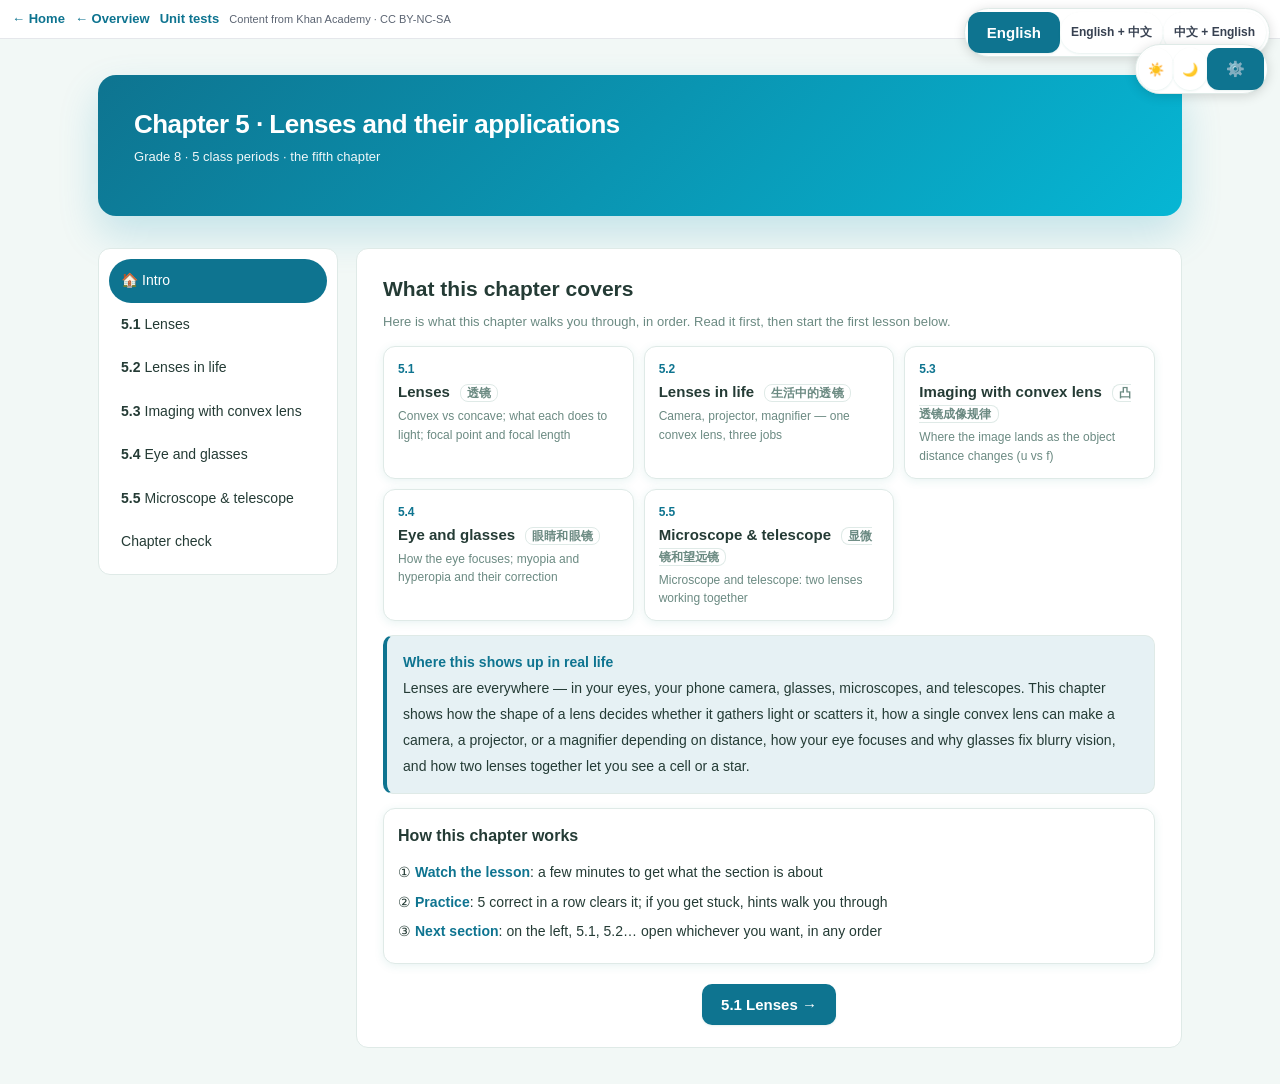
<file: ch05.html>
<!DOCTYPE html>
<html lang="en">
<head>
<meta charset="UTF-8">
<meta name="viewport" content="width=device-width,initial-scale=1.0">
<title>Chapter 5 · Lenses and their applications</title>
<style>
:root{
 --bg:#fafafa; --card:#fff; --line:#e5e7eb; --text:#1f2937; --muted:#5b6472;
 --accent:#0e7490; --ok:#15803d; --err:#b91c1c; --warn:#0e7490;
}
*{box-sizing:border-box;margin:0;padding:0}
body{font-family:-apple-system,BlinkMacSystemFont,"Segoe UI","PingFang SC",sans-serif;background:var(--bg);color:var(--text);line-height:1.6}
.wrap{display:grid;grid-template-columns:240px 1fr;gap:18px;max-width:1180px;margin:0 auto;padding:18px}
header{background:linear-gradient(135deg,var(--accent),var(--accent-2));color:#fff;padding:22px 26px;border-radius:14px;margin-bottom:14px;grid-column:1/-1}
header h1{font-size:22px;margin-bottom:4px}
header p{opacity:.92;font-size:13px}
nav{background:var(--card);border:1px solid var(--line);border-radius:12px;padding:10px;height:fit-content;position:sticky;top:14px}
.nav-i{padding:10px 12px;border-radius:8px;cursor:pointer;font-size:14px;display:flex;justify-content:space-between;align-items:center;gap:8px}
.nav-i:hover{background:#ecfeff}
.nav-i.on{background:var(--accent);color:#fff}
.nav-i .st{font-size:11px;opacity:.85}
.nav-i .st.ok{color:var(--ok)}
.nav-i .st.err{color:var(--err)}
.nav-i.on .st.ok,.nav-i.on .st.err{color:#fff}
main{background:var(--card);border:1px solid var(--line);border-radius:12px;padding:22px 26px;min-height:80vh}
h2{font-size:18px;margin-bottom:6px}
.lesson-id{color:var(--muted);font-size:13px;margin-bottom:14px}
.box{background:#f9fafb;border:1px solid var(--line);border-radius:10px;padding:14px;margin:14px 0}
.box h3{font-size:15px;margin-bottom:8px;color:var(--accent)}
.box .cn{font-size:12px;color:var(--muted);font-style:italic}
.step{padding:10px 14px;background:var(--accent);color:#fff;border-radius:8px;margin-bottom:14px;font-size:15px}
.note{background:#fffbeb;border-left:3px solid var(--warn);padding:10px 14px;border-radius:6px;margin:10px 0;font-size:14px}
.note strong{color:var(--warn)}
.vid{margin:14px 0;border:1px solid var(--line);border-radius:10px;overflow:hidden}
.vid-h{padding:10px 14px;background:#ecfeff;font-size:13px;display:flex;justify-content:space-between;align-items:center;gap:10px}
.vid-h .meta{display:flex;gap:8px;align-items:center;font-size:11px}
.tag{background:#e5e7eb;padding:2px 8px;border-radius:10px;font-size:11px}
.tag.core{background:#dcfce7;color:#166534}
.tag.ext{background:#fef3c7;color:#92400e}
.vid-h .cn{font-size:12px;color:var(--muted);margin-right:auto}
.vid-h .title{font-size:13px;font-weight:600}
button{font-family:inherit;border:none;cursor:pointer;border-radius:8px;padding:8px 14px;font-size:14px;background:var(--accent);color:#fff}
button.secondary{background:#e5e7eb;color:var(--text)}
button:hover{opacity:.92}
input[type=text],input[type=number]{padding:10px 12px;font-size:16px;border:1px solid var(--line);border-radius:8px;width:120px;font-family:inherit}
input:focus{outline:none;border-color:var(--accent)}
input.ok{border-color:var(--ok);background:#f0fdf4}
input.err{border-color:var(--err);background:#fef2f2}
input:disabled{background:#f3f4f6;cursor:not-allowed}
.q{margin:12px 0;padding:14px;background:#f9fafb;border-radius:8px;border-left:3px solid var(--accent)}
.q .q-text{font-size:15px;margin-bottom:8px}
.q .q-cn{font-size:12px;color:var(--muted);margin-bottom:8px}
.q .feedback{margin-top:8px;font-size:13px;padding:6px 10px;border-radius:6px;display:none}
.q .feedback.show{display:block}
.q .feedback.ok{background:#dcfce7;color:#166534}
.q .feedback.err{background:#fee2e2;color:#991b1b}
.q .feedback.warn{background:#fef3c7;color:#92400e}
.hint{background:#fef3c7;border-left:3px solid var(--warn);padding:10px 12px;border-radius:6px;margin:8px 0;font-size:13px;display:none}
.hint.show{display:block}
.diff{display:flex;gap:10px;align-items:center;margin:10px 0;font-size:13px}
.diff button{padding:4px 10px;font-size:12px}
.diff button.on{background:var(--ok)}
.controls{display:flex;gap:10px;margin:14px 0;flex-wrap:wrap;align-items:center}
.controls .info{margin-left:auto;font-size:13px;color:var(--muted)}
.progress{height:6px;background:#e5e7eb;border-radius:3px;overflow:hidden;margin:8px 0}
.progress div{height:100%;background:var(--accent);transition:width .3s}
svg{max-width:100%;display:block;margin:0 auto}
.num{color:var(--accent);font-weight:600}
svg circle{transition:r .2s,fill .2s}
svg line,svg path{transition:stroke .3s,opacity .3s}

.intro-h{font-size:21px;font-weight:700;margin:0 0 4px}
.intro-sub{font-size:13px;color:var(--muted);margin-bottom:14px}
.kp{display:grid;grid-template-columns:repeat(auto-fill,minmax(min(100%,230px),1fr));gap:10px;margin:14px 0}
.kp-c{border:1px solid var(--line);border-radius:10px;padding:12px 14px;background:#f9fafb}
.kp-c .n{font-size:12px;color:var(--accent);font-weight:700}
.kp-c .t{font-size:15px;font-weight:600;margin:2px 0 5px;line-height:1.4}
.kp-c .d{font-size:12px;color:var(--muted);line-height:1.55}
.why{background:#ecfeff;border:1px solid #a5f3fc;border-radius:10px;padding:14px 16px;margin:14px 0;font-size:14px;line-height:1.85}
.why b{color:var(--accent)}
.how{font-size:14px;line-height:2.1;margin:8px 0 2px}
.how b{color:var(--accent)}
.big-start{margin-top:20px;text-align:center}
.big-start button{font-size:16px;padding:13px 30px;border-radius:10px}
.trytip{font-size:12px;color:var(--muted);margin:10px 0 2px}
.cn-tag{font-size:12px;color:var(--muted);border:1px solid var(--line);border-radius:8px;padding:1px 6px;margin-left:6px}

.zh{display:none}
body.lang-en .zh{display:none}
body.lang-mix .zh{display:inline;font-size:.82em;margin-left:6px;font-weight:400}
body.lang-zh .en{display:inline;font-size:.78em;margin-left:6px;font-weight:400}
body.lang-zh .zh{display:inline}
header, header h1, header p, header .en, header .zh, header .src, header .sub, header .t, header .no{ color:#fff; }
header p, header .en, header .zh{ opacity:1; }

.langbar{position:fixed;top:8px;right:10px;z-index:300;display:inline-flex;align-items:center;background:#fff;border:1px solid var(--line);border-radius:999px;padding:3px;box-shadow:0 2px 12px rgba(0,0,0,.15)}
.langseg{display:inline-flex}
.langseg button:not(.on){background:transparent;color:#374151;border:none;padding:6px 11px;font-size:12px;cursor:pointer;font-family:inherit;border-radius:999px;white-space:nowrap}
.langseg button.on{background:var(--accent);color:#fff}
@media(max-width:680px){.langbar{top:6px;right:6px}.langseg button{padding:5px 8px;font-size:11px}}

body.lang-mix h1 .en, body.lang-mix h1 .zh,
body.lang-mix h2 .en, body.lang-mix h2 .zh,
body.lang-mix h3 .en, body.lang-mix h3 .zh,
body.lang-mix h4 .en, body.lang-mix h4 .zh,
body.lang-mix p .en,  body.lang-mix p .zh,
body.lang-mix li .en, body.lang-mix li .zh,
body.lang-mix summary .en, body.lang-mix summary .zh,
body.lang-mix .step .en, body.lang-mix .step .zh,
body.lang-mix header .en, body.lang-mix header .zh,
body.lang-mix .ch .en, body.lang-mix .ch .zh,
body.lang-mix .ch .top .en, body.lang-mix .ch .top .zh,
body.lang-mix .note .en, body.lang-mix .note .zh { display: block; }
body.lang-mix h1 .zh, body.lang-mix h2 .zh, body.lang-mix h3 .zh, body.lang-mix h4 .zh,
body.lang-mix p .zh, body.lang-mix li .zh, body.lang-mix summary .zh,
body.lang-mix .step .zh, body.lang-mix header .zh,
body.lang-mix .ch .zh, body.lang-mix .ch .top .zh,
body.lang-mix .note .zh { font-size: inherit; }

:root{color-scheme:light}
@media (prefers-color-scheme: dark){
 :root:not([data-theme="light"]){
  color-scheme:dark;
  --bg:#0f172a;--card:#1e293b;--card2:#172033;--line:#334155;
  --text:#e5e7eb;--muted:#94a3b8;--ink:#e5e7eb;--mute:#94a3b8;
  --accent:#22d3ee;--ok:#4ade80;--err:#f87171;--warn:#fbbf24;--bad:#f87171;
 }
}
html[data-theme="dark"]{
 color-scheme:dark;
 --bg:#0f172a;--card:#1e293b;--card2:#172033;--line:#334155;
 --text:#e5e7eb;--muted:#94a3b8;--ink:#e5e7eb;--mute:#94a3b8;
 --accent:#22d3ee;--ok:#4ade80;--err:#f87171;--warn:#fbbf24;--bad:#f87171;
}
html[data-theme="light"]{color-scheme:light}
html[data-theme="dark"] body{background:var(--bg);color:var(--text)}
html[data-theme="dark"] main{background:var(--card);color:var(--text)}
html[data-theme="dark"] nav{background:var(--card)}
html[data-theme="dark"] .langbar,
html[data-theme="dark"] .chip:not(.on),
html[data-theme="dark"] .kp,
html[data-theme="dark"] .topbar,
html[data-theme="dark"] button.choice,
html[data-theme="dark"] .vid-item,
html[data-theme="dark"] .proof,
html[data-theme="dark"] .q{background:var(--card)}
html[data-theme="dark"] .stat,
html[data-theme="dark"] .box,
html[data-theme="dark"] .kp-c,
html[data-theme="dark"] .badge:not(.ok):not(.warn):not(.lock),
html[data-theme="dark"] .pbar,
html[data-theme="dark"] .ltsw button{background:var(--card2)}
html[data-theme="dark"] .opt{background:var(--card);color:var(--text)}
html[data-theme="dark"] .opt:hover:not(:disabled),
html[data-theme="dark"] button.choice:hover{background:var(--card2);border-color:var(--accent)}
html[data-theme="dark"] .opt.sel-ok{background:#14532d;color:#bbf7d0;border-color:var(--ok)}
html[data-theme="dark"] .opt.sel-bad{background:#7f1d1d;color:#fecaca;border-color:var(--err)}
html[data-theme="dark"] button{color:#0f172a!important}
html[data-theme="dark"] .opt,
html[data-theme="dark"] button.choice,
html[data-theme="dark"] button.ghost,
html[data-theme="dark"] button.secondary,
html[data-theme="dark"] .langseg button:not(.on),
html[data-theme="dark"] .themseg button:not(.on){color:var(--text)!important}
html[data-theme="dark"] button.ghost,
html[data-theme="dark"] button.secondary{background:var(--card2)!important}
html[data-theme="dark"] .nav-i.on,
html[data-theme="dark"] .chip.on,
html[data-theme="dark"] .sel .num{color:#0f172a!important}
html[data-theme="dark"] .langseg button.on,
html[data-theme="dark"] .themseg button.on{color:#0f172a!important}
html[data-theme="dark"] .nav-i.on .st.ok,
html[data-theme="dark"] .nav-i.on .st.err{color:#0f172a!important}
html[data-theme="dark"] .chip.on .rec{color:#0f172a!important}
html[data-theme="dark"] .step{color:#3a1900!important}
html[data-theme="dark"] .welcome-cta .big{color:#fff!important}
html[data-theme="dark"] .fig,html[data-theme="dark"] .eqbox{color:#1f2937}
html[data-theme="dark"] .fig *{color:#1f2937!important}
html[data-theme="dark"] .eqbox .num{color:#0e7490!important}
html[data-theme="dark"] svg{background:#fff;border-radius:8px;padding:4px}
html[data-theme="dark"] .note,html[data-theme="dark"] .note *{color:#1f2937}
html[data-theme="dark"] .note strong,html[data-theme="dark"] .note b{color:#0e7490!important}
html[data-theme="dark"] .hint,html[data-theme="dark"] .hint *{color:#1f2937}
html[data-theme="dark"] .parents{background:var(--card)!important;color:var(--text);border-color:var(--line)!important}
html[data-theme="dark"] .parents .zh,html[data-theme="dark"] .parents .en,html[data-theme="dark"] .parents p,html[data-theme="dark"] .parents summary{color:var(--text)}
html[data-theme="dark"] input,html[data-theme="dark"] select,html[data-theme="dark"] textarea{
 background:var(--card2);color:var(--text);border-color:var(--line)}
html[data-theme="dark"] input::placeholder{color:var(--muted)}
html[data-theme="dark"] table th{color:var(--muted)}
.themebar{position:fixed;top:44px;right:12px;z-index:300;display:inline-flex;align-items:center;background:var(--card);border:1px solid var(--line);border-radius:999px;padding:3px;box-shadow:0 2px 12px rgba(0,0,0,.15)}
.themseg{display:inline-flex}
.themseg button:not(.on){background:transparent;color:var(--text);border:none;padding:5px 9px;font-size:13px;cursor:pointer;font-family:inherit;border-radius:999px;line-height:1}
.themseg button.on{background:var(--accent);color:#fff}
@media(max-width:680px){.themebar{top:36px;right:6px}.themseg button{padding:4px 7px;font-size:12px}}
.bridge{background:#cffafe;border-left:3px solid var(--accent);padding:10px 14px;border-radius:6px;margin:10px 0;font-size:14px}
.bridge strong{color:var(--accent)}
.bridge .bl{font-size:12px;font-weight:700;letter-spacing:.04em;text-transform:uppercase;color:var(--accent);margin-bottom:2px}
html[data-theme="dark"] .bridge,html[data-theme="dark"] .bridge *{color:#1f2937}
html[data-theme="dark"] .bridge strong,html[data-theme="dark"] .bridge b{color:#155e75!important}
html[data-theme="dark"] .bridge .bl{color:#155e75!important}
</style>
<script>try{document.documentElement.setAttribute('data-theme',localStorage.getItem('phys8_theme')||'auto');}catch(e){}</script>
  <link rel="stylesheet" href="theme.css">
</head>
<body>
<div style="background:#fff;border-bottom:1px solid #e5e7eb;padding:8px 12px;font-size:13px;display:flex;gap:6px 10px;flex-wrap:wrap;align-items:center;position:sticky;top:0;z-index:99">
 <a href="index.html" style="color:var(--accent);text-decoration:none;font-weight:600"><span class="zh">← 主页</span><span class="en">← Home</span></a> <a href="home.html" style="color:var(--accent);text-decoration:none;font-weight:600"><span class="en">← Overview</span><span class="zh">← 总览</span></a>
 <a href="unittests.html" style="color:var(--accent);text-decoration:none;font-weight:600"><span class="en">Unit tests</span><span class="zh">单元测试</span></a>
 <span style="font-size:11px;color:#5b6472"><span class="en">Content from Khan Academy · CC BY-NC-SA</span><span class="zh">内容来自 Khan Academy · CC BY-NC-SA</span></span>
</div>

<div class="langbar" title="显示语言 · Language display — 随时可改 · change anytime">
 <span class="langseg">
  <button data-lang="en" onclick="setLang('en')">English</button>
  <button data-lang="mix" onclick="setLang('mix')">English + 中文</button>
  <button data-lang="zh" onclick="setLang('zh')">中文 + English</button>
 </span>
</div>
<div class="themebar" title="日间 / 夜间 / 自动 · Day / Night / Auto">
 <span class="themseg">
  <button data-theme="light" onclick="setTheme('light')" title="日间 · Day">☀️</button>
  <button data-theme="dark" onclick="setTheme('dark')" title="夜间 · Night">🌙</button>
  <button data-theme="auto" onclick="setTheme('auto')" title="自动跟随系统 · Auto">⚙️</button>
 </span>
</div>

<div class="wrap">
<header>
 <h1><span class="en">Chapter 5 · Lenses and their applications</span><span class="zh">第 5 章 · 透镜及其应用</span></h1>
 <p><span class="en">Grade 8 · 5 class periods · the fifth chapter</span><span class="zh">八年级 · 5 课时 · 第五章</span></p>
 </header>
<nav id="nav"></nav>
<main id="main"></main>
</div>

<script>
const KEY='phys8_ch05_state';
let S=load();
function load(){try{return JSON.parse(localStorage.getItem(KEY))||{};}catch(e){return {};}}
function save(){try{localStorage.setItem(KEY,JSON.stringify(S));}catch(e){}}
const LESSONS=[
 {id:'intro',t:'Intro',cn:'Start here · What this chapter covers',n:'🏠'},
 {id:'k1',t:'Lenses',cn:'Lenses',n:'5.1'},
 {id:'k2',t:'Lenses in life',cn:'Lenses in life',n:'5.2'},
 {id:'k3',t:'Imaging with convex lens',cn:'Imaging with convex lens',n:'5.3'},
 {id:'k4',t:'Eye and glasses',cn:'Eye and glasses',n:'5.4'},
 {id:'k5',t:'Microscope & telescope',cn:'Microscope & telescope',n:'5.5'},
 {id:'test',t:'Chapter check',cn:'Chapter check',n:''}
];
let cur='intro';
function st(id){return S[id]||(S[id]={diag:null,prac:{ok:0,tot:0},vid:{},done:false});}
function ri(a,b){return Math.floor(Math.random()*(b-a+1))+a;}
function pick(a){return a[ri(0,a.length-1)];}
function L(a,b){ return '<span class="en">'+a+'</span><span class="zh">'+(b==null?a:b)+'</span>'; }

/* ===== Video list (Khan Academy · embedded via YouTube; verified 11-char IDs) ===== */
const VIDEOS={
k1:[
 {f:'',yt:'K0sjZ5nqQ7g',t:'Convex lenses',c:'core'},
 {f:'',yt:'Vh70PyitQzo',t:'Concave lenses',c:'core'},
 {f:'',yt:'rse0I7rZ8jM',t:'Object image and focal distance relationship (proof of formula)',c:'ext'},
],
k2:[
 {f:'',yt:'7GV1UZSTNJg',t:'Thin lens equation and problem solving',c:'core'},
 {f:'',yt:'nrOg85VPQgw',t:'Virtual image',c:'ext'},
 {f:'',yt:'xxF_mdoZom0',t:'Convex lens examples',c:'ext'},
],
k3:[
 {f:'',yt:'xxF_mdoZom0',t:'Convex lens examples',c:'core'},
 {f:'',yt:'acQYX4nwhCk',t:'Object image height and distance relationship',c:'core'},
 {f:'',yt:'7GV1UZSTNJg',t:'Thin lens equation and problem solving',c:'ext'},
],
k4:[
 {f:'',yt:'7HGxjs_aYyg',t:'Parts of the eye',c:'core'},
 {f:'',yt:'8WUEnoxUw6Y',t:'Defects of vision',c:'core'},
 {f:'',yt:'eji8zKa7H7s',t:'Diopters, Aberration, and the Human Eye',c:'ext'},
],
k5:[
 {f:'',yt:'wJpg7oMgkVc',t:'Simple microscope',c:'core'},
 {f:'',yt:'IeqD7aPKpGo',t:'Compound microscope',c:'ext'},
 {f:'',yt:'LK8At6NVtoA',t:'How telescopes work',c:'ext'},
 {f:'',yt:'8zflPRbeRXM',t:'Magnifying power of telescope',c:'ext'}
]
};
const VTZ={
 'Convex lenses':'凸透镜',
 'Concave lenses':'凹透镜',
 'Object image and focal distance relationship (proof of formula)':'物距像距关系（公式推导）',
 'Thin lens equation and problem solving':'薄透镜方程与解题',
 'Virtual image':'虚像',
 'Convex lens examples':'凸透镜例题',
 'Object image height and distance relationship':'物距像高关系',
 'Parts of the eye':'眼睛的结构',
 'Defects of vision':'视力缺陷',
 'Diopters, Aberration, and the Human Eye':'屈光度、像差与人眼',
 'Simple microscope':'简单显微镜',
 'Compound microscope':'复合显微镜',
 'How telescopes work':'望远镜怎么工作',
 'Magnifying power of telescope':'望远镜的放大率'
};

/* ============ Lesson K1: lenses ============ */
function microK1(el){
 el.innerHTML=`
  <div class="step"><span class="en">Why does a magnifying glass make things bigger?</span><span class="zh">放大镜为什么能把东西放大？</span></div>
  <div class="box">
   <h3><span class="en">Two kinds of lens</span><span class="zh">两种透镜</span></h3>
   <p><span class="en">A <b class="num">convex</b> lens is thicker in the middle — it bulges out. A <b class="num">concave</b> lens is thinner in the middle — it caves in.</span><span class="zh"><b class="num">凸透镜</b>中间厚、向外鼓；<b class="num">凹透镜</b>中间薄、向内凹。</span></p>
  </div>
  <div class="box">
   <h3><span class="en">What each does to light</span><span class="zh">它们分别怎么对待光</span></h3>
   <p><span class="en">A convex lens bends parallel rays <b class="num">together</b> to a point. A concave lens spreads them <b class="num">apart</b>. That is why one collects light and the other scatters it.</span><span class="zh">凸透镜把平行光<b class="num">会聚</b>到一点；凹透镜把平行光<b class="num">发散</b>开。一个聚光，一个散光。</span></p>
  </div>
  <div class="box">
   <h3><span class="en">Focal point and focal length</span><span class="zh">焦点与焦距</span></h3>
   <p><span class="en">The point where rays meet (for a convex lens) is the <b class="num">focal point</b>. The distance from the lens to that point is the <b class="num">focal length</b> (f). A stronger lens has a shorter focal length.</span><span class="zh">平行光会聚的点叫<b class="num">焦点</b>；透镜到焦点的距离叫<b class="num">焦距</b>（f）。透镜越强，焦距越短。</span></p>
  </div>
  <div class="bridge">
   <div class="bl"><span class="en">Bridge</span><span class="zh">衔接补全</span></div>
   <h3><span class="en">Why a lens bends light at all</span><span class="zh">透镜到底为什么会让光拐弯</span></h3>
   <p><span class="en">A lens is just glass with a curved face. Light slows down entering the glass and speeds up leaving it. A flat window slows both sides equally, so the ray goes straight; a curved face slows the middle and the edges by different amounts, so the ray tilts and the parallel beams lean toward one point. That tilt is refraction at a curved surface.</span><span class="zh">透镜只是一块有曲面的玻璃。光进入玻璃时变慢、离开时变快。平面的窗两边减速一样多，光线照直走；曲面让中间和边缘减速程度不同，光线就歪向一边、平行光也跟着倒向同一点。这个歪斜就是「曲面上的折射」。</span></p>
  
   <p class="kwatch" style="margin-top:9px;font-size:14px"><span class="en">Watch it on Khan Academy:</span><span class="zh">看 Khan Academy 讲解：</span> <a href="https://www.youtube.com/watch?v=K0sjZ5nqQ7g" target="_blank" rel="noopener" style="font-weight:600">How a convex lens bends light</a></p></div>`;
}

/* ============ Lesson K2: lenses in life ============ */
function microK2(el){
 el.innerHTML=`
  <div class="step"><span class="en">How does a camera make a small, upside-down picture?</span><span class="zh">相机怎么知道要拍出又小又倒的像？</span></div>
  <div class="box">
   <h3><span class="en">The camera</span><span class="zh">照相机</span></h3>
   <p><span class="en">A camera is a convex lens plus a light sensor. When the subject is far (beyond 2f), the lens makes a <b class="num">smaller, real, upside-down</b> image on the sensor.</span><span class="zh">照相机=凸透镜+感光元件。物体较远（2f 之外）时，透镜在元件上成<b class="num">缩小、倒立、实</b>的像。</span></p>
  </div>
  <div class="box">
   <h3><span class="en">The projector</span><span class="zh">投影仪</span></h3>
   <p><span class="en">A projector puts the slide just beyond the focal point (between f and 2f), so the lens throws a <b class="num">larger, real, upside-down</b> image onto the screen.</span><span class="zh">投影仪把幻灯片放在焦点稍外（f 与 2f 之间），透镜在屏幕上投出<b class="num">放大、倒立、实</b>的像。</span></p>
  </div>
  <div class="box">
   <h3><span class="en">The magnifying glass</span><span class="zh">放大镜</span></h3>
   <p><span class="en">Hold something closer than the focal length and the lens makes an <b class="num">upright, enlarged, virtual</b> image — the kind you can see but not catch on a screen.</span><span class="zh">把物体放在焦距以内，透镜成一个<b class="num">正立、放大、虚</b>的像——看得见，却接不到屏上。</span></p>
  </div>`;
}

/* ============ Lesson K3: imaging with convex lens ============ */
function microK3(el){
 el.innerHTML=`
  <div class="step"><span class="en">One lens, three very different pictures — why?</span><span class="zh">同一个透镜，为什么会出三种完全不同的像？</span></div>
  <div class="box">
   <h3><span class="en">It depends on the distance</span><span class="zh">全看距离</span></h3>
   <p><span class="en">Put the object far away (u > 2f) → small real image. Between f and 2f → large real image. Inside the focal length (u < f) → big virtual image.</span><span class="zh">物体在 2f 之外 → 缩小实像；在 f 与 2f 之间 → 放大实像；在焦距之内（u&lt;f）→ 放大虚像。</span></p>
  </div>
  <div class="box">
   <h3><span class="en">Real vs virtual</span><span class="zh">实像与虚像</span></h3>
   <p><span class="en">A <b class="num">real</b> image can be caught on a screen (camera, projector). A <b class="num">virtual</b> image cannot — but your eye still sees it (magnifier).</span><span class="zh"><b class="num">实像</b>能落在屏上（相机、投影仪）；<b class="num">虚像</b>不能，但眼睛照样能看见（放大镜）。</span></p>
  </div>
  <div class="box">
   <h3><span class="en">The rule in a line</span><span class="zh">一句话记牢</span></h3>
   <p><span class="en">Far → small & real · Near-but-past f → large & real · Inside f → large & virtual & upright. At exactly f, rays run parallel and no image forms.</span><span class="zh">远 → 小且实 · 略过 f → 大且实 · 在 f 内 → 大、虚、正立。恰在 f 处，光线平行，不成像。</span></p>
  </div>`;
}

/* ============ Lesson K4: eye and glasses ============ */
function microK4(el){
 el.innerHTML=`
  <div class="step"><span class="en">Why can a near-sighted person read a book but not the board?</span><span class="zh">近视的人为什么能看清书却看不清黑板？</span></div>
  <div class="box">
   <h3><span class="en">How the eye works</span><span class="zh">眼睛怎么工作</span></h3>
   <p><span class="en">Your eye is a convex lens (the crystalline lens) that throws an image onto the <b class="num">retina</b> at the back. A healthy eye puts that image right on the retina.</span><span class="zh">眼睛本身就是一枚凸透镜（晶状体），把像投到后方的<b class="num">视网膜</b>上。健康的眼睛恰好把像落在视网膜。</span></p>
  </div>
  <div class="box">
   <h3><span class="en">Myopia (near-sighted)</span><span class="zh">近视</span></h3>
   <p><span class="en">A near-sighted eye focuses the image <b class="num">in front of</b> the retina, so distant things blur. A <b class="num">concave</b> lens spreads the light out first, pushing the image back onto the retina.</span><span class="zh">近视眼把像成在视网膜<b class="num">前方</b>，所以看远模糊。先用<b class="num">凹</b>透镜把光发散，把像推回视网膜。</span></p>
  </div>
  <div class="box">
   <h3><span class="en">Hyperopia (far-sighted) and correction</span><span class="zh">远视与矫正</span></h3>
   <p><span class="en">A far-sighted eye focuses <b class="num">behind</b> the retina, so near things blur. A <b class="num">convex</b> lens bends the light in first, pulling the image forward onto the retina.</span><span class="zh">远视眼把像成在视网膜<b class="num">后方</b>，所以看近模糊。用<b class="num">凸</b>透镜先把光会聚，把像拉回视网膜。</span></p>
  </div>`;
}

/* ============ Lesson K5: microscope & telescope ============ */
function microK5(el){
 el.innerHTML=`
  <div class="step"><span class="en">How can two small lenses show you a cell, or a star?</span><span class="zh">两片小透镜，怎么让你看见细胞、也看见星星？</span></div>
  <div class="box">
   <h3><span class="en">The microscope</span><span class="zh">显微镜</span></h3>
   <p><span class="en">A microscope uses <b class="num">two convex lenses</b>: a strong objective lens makes a small real image of the tiny object, then an eyepiece magnifies that image again.</span><span class="zh">显微镜用<b class="num">两枚凸透镜</b>：强物镜先把微小物体成一个小的实像，目镜再把这像放大一次。</span></p>
  </div>
  <div class="box">
   <h3><span class="en">The telescope</span><span class="zh">望远镜</span></h3>
   <p><span class="en">A telescope aims a large objective lens at a <b class="num">distant</b> object to gather its light and make a real image; the eyepiece then magnifies that image so far things look close.</span><span class="zh">望远镜用大物镜对准<b class="num">远处</b>物体，收集它的光并成实像；目镜再放大，让远物显得很近。</span></p>
  </div>
  <div class="box">
   <h3><span class="en">Why two lenses</span><span class="zh">为什么要用两片</span></h3>
   <p><span class="en">One lens alone gives either a tiny field or no real gain. Two lenses in a row multiply their power: the first catches and pre-images, the second enlarges what the eye sees.</span><span class="zh">单靠一片，要么视野太小，要么放不大。两片串联把倍率叠乘：第一片先接光成初像，第二片再把眼睛看到的东西放大。</span></p>
  </div>`;
}

/* ============ Quick check ============ */
function diag(el,lessonId,generator){
 el.innerHTML=`<div class="step"><span class="en">Quick check</span><span class="zh">小测一下</span></div><div class="box"><p style="font-size:14px;color:var(--muted)">3 questions, just to see where you stand. Pass 3/3 to skip the lesson; otherwise the lesson comes next.</p><div id="diagQ"></div></div>`;
 const qEl=el.querySelector('#diagQ');
 let ok=0;
 const qs=Array.from({length:3},()=>generator('diag'));
 let i=0;
 const show=()=>{
  if(i>=3){
   st(lessonId).diag=ok;
   if(ok===3){
    qEl.innerHTML=`<div class="note" style="background:#dcfce7;border-color:var(--ok)"><strong>3/3:</strong> you already have this — skip the lesson and go to practice.</div><div style="margin-top:14px"><button id="skipMicro"><span class="en">Skip the lesson, go to practice →</span><span class="zh">跳过微课，去做练习 →</span></button></div>`;
    qEl.querySelector('#skipMicro').onclick=()=>{cur=`prac-${lessonId}`;render();};
   } else {
    qEl.innerHTML=`<div class="note" style="background:#fef3c7;border-color:var(--warn)"><strong>${ok}/3:</strong> work through the lesson below to fill the gap.</div><div style="margin-top:14px"><button id="goMicro"><span class="en">Go to lesson →</span><span class="zh">去看微课 →</span></button></div>`;
    qEl.querySelector('#goMicro').onclick=()=>{cur=`micro-${lessonId}`;render();};
   }
   save();renderNav();
   return;
  }
  const q=qs[i];
  qEl.innerHTML=`
   <div class="q">
    <div class="q-text">${i+1}. ${L(q.q,q.zhq)}</div>
    <div style="display:flex;gap:8px;align-items:center;flex-wrap:wrap">
     <input type="text" id="da" autocomplete="off" placeholder="?"> <button id="sub"><span class="en">Submit</span><span class="zh">提交</span></button>
    </div>
    <div class="hint" id="ht"></div>
    <div class="feedback" id="fb"></div>
   </div>`;
  const input=qEl.querySelector('#da'),fb=qEl.querySelector('#fb'),ht=qEl.querySelector('#ht');
  input.focus();
  qEl.querySelector('#sub').onclick=check;
  input.onkeydown=e=>{if(e.key==='Enter')check();};
  function check(){
   const ans=input.value.trim();
   const correct=q.check(ans);
   if(correct===true){ok++;fb.className='feedback show ok';fb.innerHTML=L('✓ Correct · correct','✓ 正确 · 对了');input.disabled=true;setTimeout(()=>{i++;show();},700);}
   else if(correct==='hint'){ht.className='hint show';ht.innerHTML=L(q.hint||'Have another go.', q.zhh||'再试一次。');}
   else{fb.className='feedback show err';fb.innerHTML=L('✗ Not right, try again.','✗ 不对，再试一次。');}
  }
 };
 show();
}

/* ============ Practice generators (by topic) ============ */
const generators={
k1:()=>{ // lenses
 const type=ri(1,5);
 if(type===1){
  return {q:`A convex lens is ___ in the middle. (type: thicker / thinner)`,
   zhq:`凸透镜中间___（填 thicker / thinner）`,
   check:v=>v.trim().toLowerCase()==='thicker',ans:'thicker',choice:true,
   hint:'it bulges out at the centre.',zhh:'中间向外鼓。',zhs:'凸透镜中间厚。'};
 } else if(type===2){
  return {q:`A concave lens is ___ in the middle. (type: thicker / thinner)`,
   zhq:`凹透镜中间___（填 thicker / thinner）`,
   check:v=>v.trim().toLowerCase()==='thinner',ans:'thinner',choice:true,
   hint:'it caves in at the centre.',zhh:'中间向内凹。',zhs:'凹透镜中间薄。'};
 } else if(type===3){
  return {q:`A convex (converging) lens bends parallel light rays ___ to a point. (type: together / apart)`,
   zhq:`凸透镜把平行光___到一点（填 together / apart）`,
   check:v=>v.trim().toLowerCase()==='together',ans:'together',choice:true,
   hint:'converging means coming together.',zhh:'会聚就是聚到一起。',zhs:'凸透镜会聚光。'};
 } else if(type===4){
  return {q:`A concave (diverging) lens spreads light rays ___ . (type: together / apart)`,
   zhq:`凹透镜把光___开（填 together / apart）`,
   check:v=>v.trim().toLowerCase()==='apart',ans:'apart',choice:true,
   hint:'diverging means going apart.',zhh:'发散就是散开。',zhs:'凹透镜发散光。'};
 } else {
  return {q:`The distance from a lens to its focal point is the ___ (type: focal length / diameter)`,
   zhq:`透镜到焦点的距离叫___（填 focal length / diameter）`,
   check:v=>v.trim().toLowerCase()==='focal length',ans:'focal length',choice:true,
   hint:'it is measured in the same unit as other lengths.',zhh:'它和其他长度用同一单位。',zhs:'这叫焦距。'};
 }
},
k2:()=>{ // lenses in life
 const type=ri(1,5);
 if(type===1){
  return {q:`A camera forms an image that is ___ (type: real / virtual)`,
   zhq:`照相机成的是___像（填 real / virtual）`,
   check:v=>v.trim().toLowerCase()==='real',ans:'real',choice:true,
   hint:'it lands on the sensor, so a screen can catch it.',zhh:'落在感光元件上，屏能接住。',zhs:'相机成实像。'};
 } else if(type===2){
  return {q:`A camera image is ___ than the object. (type: smaller / larger)`,
   zhq:`照相机的像比物体___（填 smaller / larger）`,
   check:v=>v.trim().toLowerCase()==='smaller',ans:'smaller',choice:true,
   hint:'you can fit a whole scene on a small chip.',zhh:'一整片景能塞进小元件。',zhs:'相机像缩小。'};
 } else if(type===3){
  return {q:`A magnifying glass gives an image that is ___ when the object is very close. (type: virtual / real)`,
   zhq:`物体很近时，放大镜成的是___像（填 virtual / real）`,
   check:v=>v.trim().toLowerCase()==='virtual',ans:'virtual',choice:true,
   hint:'you can see it but not catch it on a screen.',zhh:'看得见却接不到屏上。',zhs:'放大镜成虚像。'};
 } else if(type===4){
  return {q:`A projector makes an image ___ than the slide. (type: larger / smaller)`,
   zhq:`投影仪把幻灯片投成___的像（填 larger / smaller）`,
   check:v=>v.trim().toLowerCase()==='larger',ans:'larger',choice:true,
   hint:'it fills a big screen from a small slide.',zhh:'小幻灯片填满大屏幕。',zhs:'投影仪像放大。'};
 } else {
  return {q:`To use a magnifier, the object must be placed ___ the focal point. (type: inside / outside)`,
   zhq:`用放大镜时，物体要放在焦点的___（填 inside / outside）`,
   check:v=>v.trim().toLowerCase()==='inside',ans:'inside',choice:true,
   hint:'closer than f gives an upright virtual image.',zhh:'比 f 更近才得正立虚像。',zhs:'物体在焦距内。'};
 }
},
k3:()=>{ // imaging with convex lens
 const type=ri(1,5);
 if(type===1){
  return {q:`When the object is far away (u > 2f), the convex-lens image is ___ and real. (type: smaller / larger)`,
   zhq:`物体很远（u>2f）时，凸透镜成___的实像（填 smaller / larger）`,
   check:v=>v.trim().toLowerCase()==='smaller',ans:'smaller',choice:true,
   hint:'far objects shrink on the sensor.',zhh:'远物在元件上变小。',zhs:'远处成缩小实像。'};
 } else if(type===2){
  return {q:`When the object is between f and 2f, the image is ___ and real. (type: larger / smaller)`,
   zhq:`物体在 f 与 2f 之间时，成___的实像（填 larger / smaller）`,
   check:v=>v.trim().toLowerCase()==='larger',ans:'larger',choice:true,
   hint:'this is how a projector works.',zhh:'投影仪就是这个区间。',zhs:'中间成放大实像。'};
 } else if(type===3){
  return {q:`When the object is inside the focal length (u < f), the image is ___ (type: virtual / real)`,
   zhq:`物体在焦距内（u<f）时，像是___（填 virtual / real）`,
   check:v=>v.trim().toLowerCase()==='virtual',ans:'virtual',choice:true,
   hint:'the magnifier lives here.',zhh:'放大镜就在这个区间。',zhs:'焦距内成虚像。'};
 } else if(type===4){
  return {q:`When the object is at exactly 2f, the image is the ___ size as the object. (type: same / half)`,
   zhq:`物体恰在 2f 处时，像和物体___大（填 same / half）`,
   check:v=>v.trim().toLowerCase()==='same',ans:'same',choice:true,
   hint:'it is the crossover point.',zhh:'这是放缩的交界点。',zhs:'2f 处像与物等大。'};
 } else {
  return {q:`When the object is inside the focal point, the image is ___ (type: upright / upside down)`,
   zhq:`物体在焦距内时，像是___的（填 upright / upside down）`,
   check:v=>v.trim().toLowerCase()==='upright',ans:'upright',choice:true,
   hint:'the magnifier image stands up.',zhh:'放大镜的像正着。',zhs:'焦距内像正立。'};
 }
},
k4:()=>{ // eye and glasses
 const type=ri(1,5);
 if(type===1){
  return {q:`In a healthy eye, the image is formed on the ___ . (type: retina / cornea)`,
   zhq:`健康的眼睛把像成在___上（填 retina / cornea）`,
   check:v=>v.trim().toLowerCase()==='retina',ans:'retina',choice:true,
   hint:'it is the screen at the back of the eye.',zhh:'它是眼球后方的屏。',zhs:'像落在视网膜。'};
 } else if(type===2){
  return {q:`Myopia (near-sighted) means the image forms ___ the retina. (type: in front of / behind)`,
   zhq:`近视意味着像成在视网膜的___（填 in front of / behind）`,
   check:v=>v.trim().toLowerCase()==='in front of',ans:'in front of',choice:true,
   hint:'too much bending puts it early.',zhh:'会聚过头，落点偏前。',zhs:'近视眼像在视网膜前。'};
 } else if(type===3){
  return {q:`A near-sighted person is corrected with a ___ lens. (type: concave / convex)`,
   zhq:`近视用___透镜矫正（填 concave / convex）`,
   check:v=>v.trim().toLowerCase()==='concave',ans:'concave',choice:true,
   hint:'it spreads light out before the eye.',zhh:'它先把光发散。',zhs:'近视戴凹透镜。'};
 } else if(type===4){
  return {q:`Hyperopia (far-sighted) means the image forms ___ the retina. (type: behind / in front of)`,
   zhq:`远视意味着像成在视网膜的___（填 behind / in front of）`,
   check:v=>v.trim().toLowerCase()==='behind',ans:'behind',choice:true,
   hint:'not enough bending puts it late.',zhh:'会聚不够，落点偏后。',zhs:'远视眼像在视网膜后。'};
 } else {
  return {q:`A far-sighted person is corrected with a ___ lens. (type: convex / concave)`,
   zhq:`远视用___透镜矫正（填 convex / concave）`,
   check:v=>v.trim().toLowerCase()==='convex',ans:'convex',choice:true,
   hint:'it bends light in before the eye.',zhh:'它先把光会聚。',zhs:'远视戴凸透镜。'};
 }
},
k5:()=>{ // microscope & telescope
 const type=ri(1,5);
 if(type===1){
  return {q:`A microscope uses ___ convex lenses to magnify tiny things. (type: two / one)`,
   zhq:`显微镜用___枚凸透镜放大微小物体（填 two / one）`,
   check:v=>v.trim().toLowerCase()==='two',ans:'two',choice:true,
   hint:'an objective plus an eyepiece.',zhh:'物镜加目镜。',zhs:'显微镜用两片凸透镜。'};
 } else if(type===2){
  return {q:`A telescope makes far-away things look ___ (type: closer / smaller)`,
   zhq:`望远镜让远处的东西看起来___（填 closer / smaller）`,
   check:v=>v.trim().toLowerCase()==='closer',ans:'closer',choice:true,
   hint:'it enlarges the angle they make.',zhh:'它放大物体所对的角。',zhs:'望远镜把远物拉近。'};
 } else if(type===3){
  return {q:`A microscope's objective lens first makes a small ___ image. (type: real / virtual)`,
   zhq:`显微镜的物镜先成一个小的___像（填 real / virtual）`,
   check:v=>v.trim().toLowerCase()==='real',ans:'real',choice:true,
   hint:'the eyepiece then enlarges that image.',zhh:'目镜再把它放大。',zhs:'物镜成小的实像。'};
 } else if(type===4){
  return {q:`A simple magnifying glass is a single ___ lens. (type: convex / concave)`,
   zhq:`单独的放大镜是一片___透镜（填 convex / concave）`,
   check:v=>v.trim().toLowerCase()==='convex',ans:'convex',choice:true,
   hint:'it bulges in the middle.',zhh:'它中间向外鼓。',zhs:'放大镜是凸透镜。'};
 } else {
  return {q:`A telescope uses its objective lens to gather light from ___ objects. (type: distant / nearby)`,
   zhq:`望远镜用物镜收集___物体的光（填 distant / nearby）`,
   check:v=>v.trim().toLowerCase()==='distant',ans:'distant',choice:true,
   hint:'a big lens catches faint far light.',zhh:'大物镜接住远处微弱的光。',zhs:'望远镜看远处物体。'};
 }
},
};

/* ============ Videos module (YouTube embed) ============ */
function videos(el,lessonId){
 const list=VIDEOS[lessonId]||[];
 if(!list.length){el.innerHTML='<div class="note">No videos for this section.</div>';return;}
 let html=`<div class="step"><span class="en">Videos</span><span class="zh">视频</span> · ${LESSONS.find(l=>l.id===lessonId).t}</div>`;
 html+=`<div class="box"><p style="font-size:13px;color:var(--muted)"><span class="tag core">Watch first</span> watch first; <span class="tag ext">Optional</span> if you have time.</p></div>`;
 list.forEach((v,i)=>{
  const watched=st(lessonId).vid[i];
  const yt=v.yt&&v.yt.indexOf('TODO')!==0?v.yt:'';
  html+=`<div class="vid">
   <div class="vid-h">
    <span class="title">${L(v.t,(typeof VTZ!=='undefined'&&VTZ[v.t])||v.t)}</span>
    <span class="meta">
     <span class="tag ${v.c}"><span class="en">${v.c==='core'?'Core':'Extra'}</span><span class="zh">${v.c==='core'?'核心':'拓展'}</span></span>
     <span class="st ${watched?'ok':''}">${watched?'✓ watched':'Unwatched'}</span>
     <button data-i="${i}">${watched?'<span class="en">▶ Replay</span><span class="zh">▶ 重播</span>':'<span class="en">▶ Play</span><span class="zh">▶ 播放</span>'}</button>
    </span>
   </div>
   <div id="vc${i}" style="display:${watched?'block':'none'}">
    ${yt?`<div class="ytwrap"><iframe src="https://www.youtube.com/embed/${yt}?rel=0&playsinline=1" frameborder="0" allow="accelerometer; autoplay; clipboard-write; encrypted-media; gyroscope; picture-in-picture; web-share" allowfullscreen></iframe></div>`:'<div style="padding:14px;background:#f3f4f6;color:var(--muted);font-size:13px;border-radius:10px">video id pending Khan mapping</div>'}
   </div>
  </div>`;
 });
 el.innerHTML=html;
 el.querySelectorAll('[data-i]').forEach(b=>{
  b.onclick=()=>{
   const i=parseInt(b.dataset.i);
   const slot=el.querySelector('#vc'+i);
   slot.style.display = slot.style.display==='none'?'block':'none';
   st(lessonId).vid[i]=true;save();renderNav();
   b.parentElement.querySelector('.st').className='st ok';
   b.parentElement.querySelector('.st').textContent='✓ watched';
  };
 });
}

/* ============ Practice module ============ */
function practice(el,lessonId){
 const gen=generators[lessonId];
 if(!gen){el.innerHTML='<div class="note">No practice for this.</div>';return;}
 const s=st(lessonId);
 let streak=0,need=5,q=null,tries=0,diff=1;
 function newQ(){q=gen(diff);tries=0;}
 const update=()=>{
  el.innerHTML=`
   <div class="step"><span class="en">Practice</span><span class="zh">练习</span> (${streak}/${need})</div>
   <div class="diff">
    Difficulty: 
    <button class="secondary ${diff===1?'on':''}" data-d="1">Easy</button>
    <button class="secondary ${diff===2?'on':''}" data-d="2">Medium</button>
    <button class="secondary ${diff===3?'on':''}" data-d="3">Hard</button>
    <span class="info">Correct: ${s.prac.ok}/${s.prac.tot} (streak ${streak})<button class="secondary" id="rs" style="margin-left:8px"><span class="en">Reset</span><span class="zh">重置</span></button></span>
   </div>
   <div class="progress"><div style="width:${(streak/need)*100}%"></div></div>
   <div class="q">
    <div class="q-text">${L(q.q,q.zhq)}</div>
    <div style="display:flex;gap:8px;align-items:center;flex-wrap:wrap">
     <input type="text" id="pi" autocomplete="off" placeholder="?"> <button id="ps"><span class="en">Submit</span><span class="zh">提交</span></button>
    </div>
    <div class="hint" id="ph"></div>
    <div class="feedback" id="pf"></div>
   </div>`;
  el.querySelectorAll('[data-d]').forEach(b=>b.onclick=()=>{diff=parseInt(b.dataset.d);update();});
  el.querySelector('#rs').onclick=()=>{s.prac={ok:0,tot:0};streak=0;diff=1;save();update();renderNav();};
  const syncTop=()=>{
   const stp=el.querySelector('.step'); if(stp) stp.innerHTML='<span class="en">Practice</span><span class="zh">练习</span> ('+streak+'/'+need+')';
   const pg=el.querySelector('.progress'); if(pg&&pg.firstElementChild) pg.firstElementChild.style.width=(streak/need)*100+'%';
   const inf=el.querySelector('.info'); if(inf){const rb=inf.querySelector('#rs');inf.textContent='Correct: '+s.prac.ok+'/'+s.prac.tot+' (streak '+streak+') ';if(rb)inf.appendChild(rb);}
  };
  const inp=el.querySelector('#pi'),fb=el.querySelector('#pf'),ht=el.querySelector('#ph');
  inp.focus();
  el.querySelector('#ps').onclick=check;
  inp.onkeydown=e=>{if(e.key==='Enter')check();};
  function check(){
   const a=inp.value.trim();
   const r=q.check(a);
   if(r===true){
    streak++;s.prac.ok++;s.prac.tot++;
    fb.className='feedback show ok';fb.innerHTML=L('✓ correct!','✓ 对了！');
    inp.disabled=true;syncTop();
    if(streak>=need){s.done=true;fb.innerHTML+='<br><strong>'+L('Section cleared ✓','本节过关 ✓')+'</strong>';save();renderNav();}
    else if(streak>=3&&diff<3){diff++;}
    setTimeout(()=>{newQ();update();},900);
   } else {
    tries++;
    if(tries===1){
     ht.className='hint show';ht.innerHTML=L(q.hint||'Have another go.', q.zhh||'再试一次。');
     fb.className='feedback show err';fb.innerHTML=L('✗ Try again. ','✗ 再试一次。');
    } else if(tries===2){
     fb.className='feedback show err';
     fb.innerHTML=L('✗ Not quite. '+(q.sol?('Method: '+q.sol):(q.hint?('Hint: '+q.hint):'Work through it once more.')), '✗ 不太对。'+(q.zhs?('方法：'+q.zhs):(q.zhh?('提示：'+q.zhh):'再算一遍。')));
    } else {
     streak=0;s.prac.tot++;syncTop();
     if(diff>1)diff--;
     fb.className='feedback show err';
     fb.innerHTML=L('The answer is <b>'+q.ans+'</b>'+(q.sol?('. '+q.sol):'. '), '答案是 <b>'+q.ans+'</b>'+(q.zhs?('。'+q.zhs):'。'));
     inp.disabled=true;save();renderNav();
     setTimeout(()=>{q=gen();tries=0;update();},2400);
    }
   }
   save();
  }
 };
 newQ();update();
}

/* ============ Chapter check ============ */
function chTest(el){
 const N=10;
 el.innerHTML=`<div class="step"><span class="en">Chapter check</span><span class="zh">章末自己测</span></div><div class="box"><p style="font-size:13px;color:var(--muted)">${N} questions covering every topic in this chapter. Not timed, not scored.</p><div id="tq"></div></div>`;
 const tq=el.querySelector('#tq');
 const qs=[];
 for(let i=0;i<2;i++)qs.push(generators.k1(i+1));
 for(let i=0;i<2;i++)qs.push(generators.k2(i+1));
 for(let i=0;i<2;i++)qs.push(generators.k3(i+1));
 for(let i=0;i<2;i++)qs.push(generators.k4(i+1));
 for(let i=0;i<2;i++)qs.push(generators.k5(i+1));
 let i=0,ok=0;
 const show=()=>{
  if(i>=qs.length){
   const pass=ok>=Math.ceil(qs.length*0.7);
   tq.innerHTML=`<div class="note" style="background:${pass?'#dcfce7':'#fef3c7'};border-color:${pass?'var(--ok)':'var(--warn)'}"><strong>${ok}/${qs.length}</strong> ${pass?'Chapter passed! Move on to the next chapter':'Go back and review what you missed'}</div>`;
   S.test={ok,tot:qs.length};save();renderNav();return;
  }
  const q=qs[i];
  tq.innerHTML=`<div class="q"><div class="q-text">${i+1}/${qs.length}. ${L(q.q,q.zhq)}</div><div style="display:flex;gap:8px"><input id="ti" autocomplete="off"><button id="ts"><span class="en">Submit</span><span class="zh">提交</span></button></div><div class="hint" id="th"></div><div class="feedback" id="tf"></div></div>`;
  const inp=tq.querySelector('#ti'),fb=tq.querySelector('#tf'),ht=tq.querySelector('#th');
  inp.focus();tq.querySelector('#ts').onclick=check;inp.onkeydown=e=>{if(e.key==='Enter')check();};
  function check(){
   const r=q.check(inp.value.trim());
   if(r===true){ok++;fb.className='feedback show ok';fb.textContent='✓';inp.disabled=true;setTimeout(()=>{i++;show();},600);}
   else if(r==='hint'){ht.className='hint show';ht.textContent=q.hint;}
   else{fb.className='feedback show err';fb.textContent='✗';setTimeout(()=>{i++;show();},900);}
  }
 };
 show();
}

/* ============ Render ============ */
const GLOSS={k1:"透镜",k2:"生活中的透镜",k3:"凸透镜成像规律",k4:"眼睛和眼镜",k5:"显微镜和望远镜",test:""};
const USE_MICRO=true;
const INTRO={why:"Lenses are everywhere — in your eyes, your phone camera, glasses, microscopes, and telescopes. This chapter shows how the shape of a lens decides whether it gathers light or scatters it, how a single convex lens can make a camera, a projector, or a magnifier depending on distance, how your eye focuses and why glasses fix blurry vision, and how two lenses together let you see a cell or a star.",
whyZh:"透镜无处不在——在你眼睛里、手机摄像头里、眼镜里、显微镜和望远镜里。这一章讲：透镜的形状如何决定它是聚光还是散光；同一片凸透镜，距离不同，能当相机、投影仪或放大镜；眼睛怎么聚焦、眼镜怎么矫正模糊；两片透镜怎样让你看见细胞、也看见星星。",desc:{k1:"Convex vs concave; what each does to light; focal point and focal length",k2:"Camera, projector, magnifier — one convex lens, three jobs",k3:"Where the image lands as the object distance changes (u vs f)",k4:"How the eye focuses; myopia and hyperopia and their correction",k5:"Microscope and telescope: two lenses working together"}};
function goLesson(id){cur=USE_MICRO?('micro-'+id):id;render();}
function introRender(main){
  const pts=LESSONS.filter(l=>l.id!=='test'&&l.id!=='intro');
  let h='<div class="intro-h"><span class="en">What this chapter covers</span><span class="zh">本章学什么</span></div>'
    +'<div class="intro-sub"><span class="en">Here is what this chapter walks you through, in order. Read it first, then start the first lesson below.</span><span class="zh">下面是这一章要走的全部内容，按顺序排好。先看一遍，再点下面开始第一小节。</span></div><div class="kp">';
  pts.forEach(l=>{
    const s=st(l.id);
    const badge=s.done?' <span class="st ok">✓ done</span>':(s.prac.tot>0?' <span class="st">'+s.prac.ok+'/'+s.prac.tot+'</span>':'');
    h+='<div class="kp-c"><div class="n">'+l.n+'</div><div class="t">'+l.t+(GLOSS[l.id]?' <span class="cn-tag">'+GLOSS[l.id]+'</span>':'')+'</div><div class="d">'+((INTRO.desc&&INTRO.desc[l.id])||'')+'</div>'+badge+'</div>';
  });
  h+='</div>';
  h+='<div class="why"><b><span class="en">Where this shows up in real life</span><span class="zh">在真实生活里哪里会用到</span></b><br>'+L(INTRO.why,INTRO.whyZh)+'</div>';
  h+='<div class="box"><b><span class="en">How this chapter works</span><span class="zh">本章怎么学</span></b><div class="how">'
    +'① <b><span class="en">Watch the lesson</span><span class="zh">看微课</span></b>: <span class="en">a few minutes to get what the section is about</span><span class="zh">花几分钟了解本节内容</span><br>'
    +'② <b><span class="en">Practice</span><span class="zh">练一练</span></b>: <span class="en">5 correct in a row clears it; if you get stuck, hints walk you through</span><span class="zh">连对 5 题就算过关；卡住了就看提示</span><br>'
    +'③ <b><span class="en">Next section</span><span class="zh">下一节</span></b>: <span class="en">on the left, </span><span class="zh">在左侧，</span>'+pts[0].n+', '+pts[1].n+'… open whichever you want, in any order'
    +'</div></div>';
  h+='<div class="big-start"><button id="startBtn">'+pts[0].n+' <span class="en">'+pts[0].t+'</span><span class="zh">开始 · '+NAVZH[pts[0].id]+'</span> →</button></div>';
  main.innerHTML=h;
  main.querySelector('#startBtn').onclick=()=>{goLesson(pts[0].id);};
}
const NAVZH={"intro":"概览","k1":"透镜","k2":"生活中的透镜","k3":"凸透镜成像规律","k4":"眼睛和眼镜","k5":"显微镜和望远镜","test":"章末自己测"};
const LKEY='phys8_lang';
function getLang(){return localStorage.getItem(LKEY)||'en';}
function setLang(l){localStorage.setItem(LKEY,l);applyLang();}
function applyLang(){const l=getLang();document.body.className=(' '+document.body.className+' ').replace(/\s+lang-(en|mix|zh)\b/g,' ').trim();if(l==='mix'||l==='zh')document.body.classList.add('lang-'+l);document.querySelectorAll('.langseg button').forEach(b=>{b.classList.toggle('on',b.dataset.lang===l);});}
applyLang();

function renderNav(){
 const nav=document.getElementById('nav');
 nav.innerHTML=LESSONS.map(l=>{
  const s=st(l.id);
  let stxt='';
  if(s.done)stxt='<span class="st ok">✓</span>';
  else if(s.prac.tot>0)stxt=`<span class="st ${s.prac.ok/s.prac.tot>0.6?'ok':'err'}">${s.prac.ok}/${s.prac.tot}</span>`;
  return `<div class="nav-i ${l.id===cur||cur===`micro-${l.id}`||cur===`diag-${l.id}`||cur===`prac-${l.id}`?'on':''}" data-go="${l.id}">
   <span><b>${l.n}</b> <span class="en">${l.t}</span><span class="zh">${NAVZH[l.id]||l.t}</span></span>${stxt}</div>`;
 }).join('');
 nav.querySelectorAll('[data-go]').forEach(n=>n.onclick=()=>{
  const id=n.dataset.go;
  cur = id==='test' ? 'test' : `micro-${id}`;
  render();
 });
}

function render(){
 const main=document.getElementById('main');
 renderNav();
 if(cur==='intro'||cur==='micro-intro'){introRender(main);return;}
 if(cur==='test'){chTest(main);return;}
 const m=cur.match(/^(diag|micro|prac)-(\w+)$/);
 if(m){
  const phase=m[1],id=m[2];
  const lesson=LESSONS.find(l=>l.id===id);
  if(!lesson){main.innerHTML='<div class="note">Unknown lesson</div>';return;}
  const titles={k1:'Lenses',k2:'Lenses in life',k3:'Imaging with convex lens',k4:'Eye and glasses',k5:'Microscope & telescope'};
  main.innerHTML=`<div class="lesson-id">${lesson.n} · <span class="en">${titles[id]} · ${lesson.cn}</span><span class="zh">${NAVZH[id]||titles[id]}</span></div>`;
  const c=document.createElement('div');main.appendChild(c);
  if(phase==='diag'){
   if(st(id).diag===3){cur=`micro-${id}`;render();return;}
   diag(c,id,generators[id]);
  } else if(phase==='micro'){
   if(id==='k1')microK1(c);
   else if(id==='k2')microK2(c);
   else if(id==='k3')microK3(c);
   else if(id==='k4')microK4(c);
   else if(id==='k5')microK5(c);
   const after=document.createElement('div');main.appendChild(after);
   videos(after,id);
   const btn=document.createElement('div');btn.style.marginTop='14px';
   btn.innerHTML=`<button id="toPrac">Go to practice</button>`;
   main.appendChild(btn);
   btn.querySelector('#toPrac').onclick=()=>{cur=`prac-${id}`;render();};
  } else if(phase==='prac'){
   practice(c,id);
  }
 } else {
  introRender(main);
 }
}
render();
</script>
<script>
(function(){try{if(new URLSearchParams(location.search).get('go')==='test'){cur='test';render();}}catch(e){}})();
</script>
<script>
var TKEY='phys8_theme';
function getTheme(){try{return localStorage.getItem(TKEY)||'auto';}catch(e){return 'auto';}}
function setTheme(t){try{localStorage.setItem(TKEY,t);}catch(e){}applyTheme();}
function applyTheme(){
 var t=getTheme();
 document.documentElement.setAttribute('data-theme',t);
 var bs=document.querySelectorAll('.themseg button');
 for(var i=0;i<bs.length;i++){
  var on=(bs[i].getAttribute('data-theme')===t);
  if(on){bs[i].classList.add('on');}else{bs[i].classList.remove('on');}
 }
}
applyTheme();
try{var mq=window.matchMedia('(prefers-color-scheme: dark)');if(mq&&mq.addEventListener){mq.addEventListener('change',function(){if(getTheme()==='auto'){applyTheme();}});}}catch(e){}
</script>
</body>
</body>
</html>
</file>
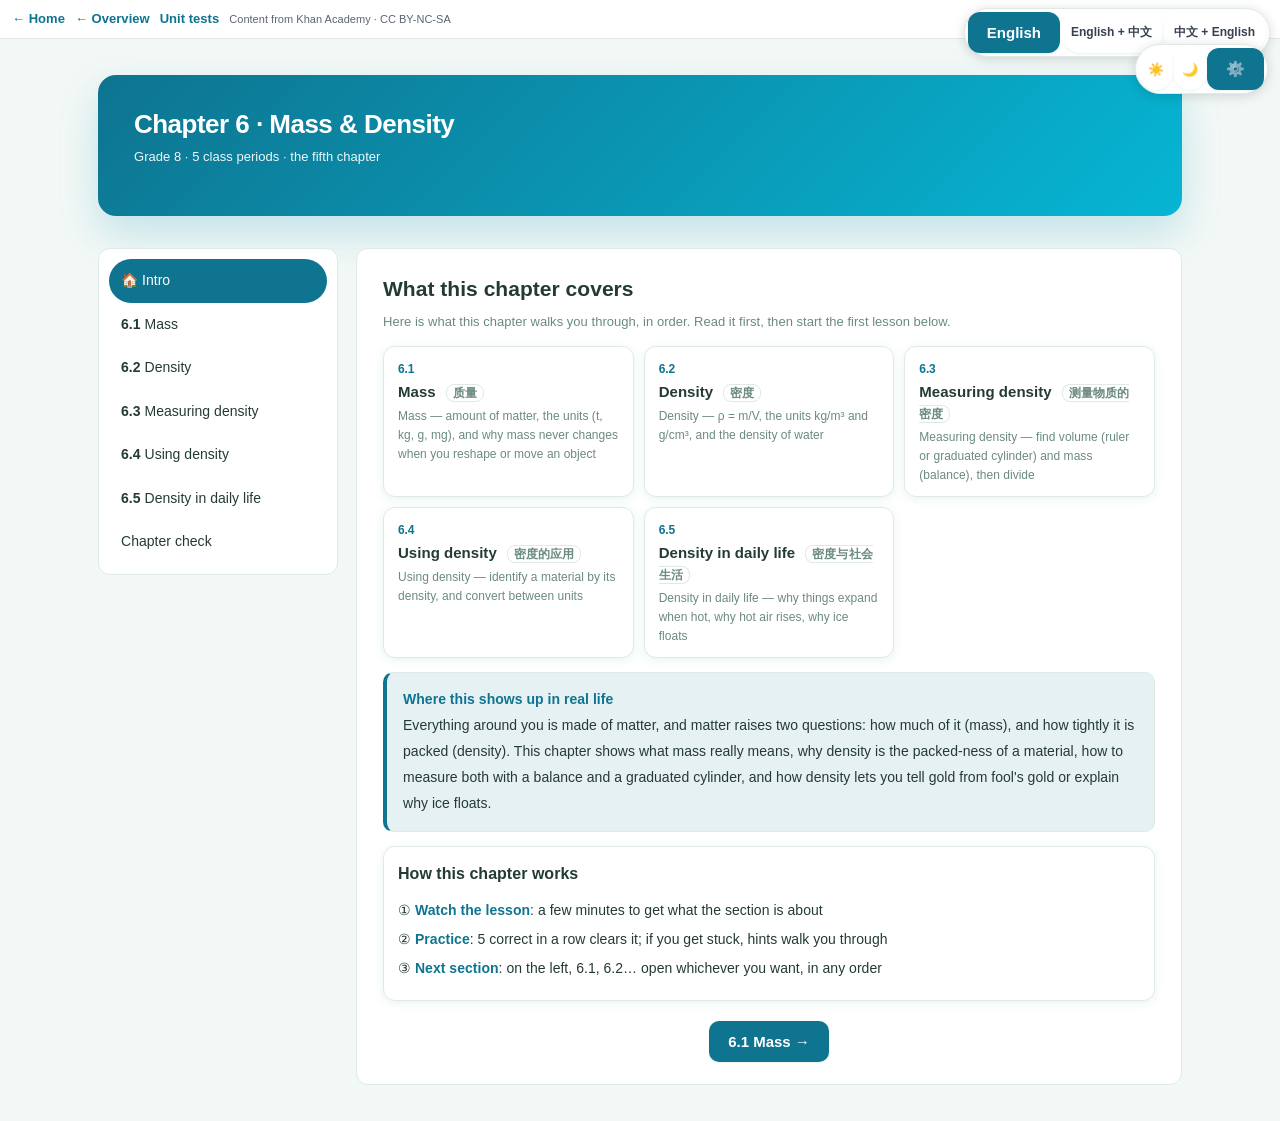
<file: ch06.html>
<!DOCTYPE html>
<html lang="en">
<head>
<meta charset="UTF-8">
<meta name="viewport" content="width=device-width,initial-scale=1.0">
<title>Chapter 6 · Mass &amp; Density</title>
<style>
:root{
 --bg:#fafafa; --card:#fff; --line:#e5e7eb; --text:#1f2937; --muted:#5b6472;
 --accent:#0e7490; --ok:#15803d; --err:#b91c1c; --warn:#0e7490;
}
*{box-sizing:border-box;margin:0;padding:0}
body{font-family:-apple-system,BlinkMacSystemFont,"Segoe UI","PingFang SC",sans-serif;background:var(--bg);color:var(--text);line-height:1.6}
.wrap{display:grid;grid-template-columns:240px 1fr;gap:18px;max-width:1180px;margin:0 auto;padding:18px}
header{background:linear-gradient(135deg,var(--accent),var(--accent-2));color:#fff;padding:22px 26px;border-radius:14px;margin-bottom:14px;grid-column:1/-1}
header h1{font-size:22px;margin-bottom:4px}
header p{opacity:.92;font-size:13px}
nav{background:var(--card);border:1px solid var(--line);border-radius:12px;padding:10px;height:fit-content;position:sticky;top:14px}
.nav-i{padding:10px 12px;border-radius:8px;cursor:pointer;font-size:14px;display:flex;justify-content:space-between;align-items:center;gap:8px}
.nav-i:hover{background:#ecfeff}
.nav-i.on{background:var(--accent);color:#fff}
.nav-i .st{font-size:11px;opacity:.85}
.nav-i .st.ok{color:var(--ok)}
.nav-i .st.err{color:var(--err)}
.nav-i.on .st.ok,.nav-i.on .st.err{color:#fff}
main{background:var(--card);border:1px solid var(--line);border-radius:12px;padding:22px 26px;min-height:80vh}
h2{font-size:18px;margin-bottom:6px}
.lesson-id{color:var(--muted);font-size:13px;margin-bottom:14px}
.box{background:#f9fafb;border:1px solid var(--line);border-radius:10px;padding:14px;margin:14px 0}
.box h3{font-size:15px;margin-bottom:8px;color:var(--accent)}
.box .cn{font-size:12px;color:var(--muted);font-style:italic}
.step{padding:10px 14px;background:var(--accent);color:#fff;border-radius:8px;margin-bottom:14px;font-size:15px}
.note{background:#fffbeb;border-left:3px solid var(--warn);padding:10px 14px;border-radius:6px;margin:10px 0;font-size:14px}
.note strong{color:var(--warn)}
.bridge{background:#cffafe;border-left:3px solid var(--accent);padding:10px 14px;border-radius:6px;margin:10px 0;font-size:14px}
.bridge strong{color:var(--accent)}
.bridge .bl{font-size:12px;font-weight:700;letter-spacing:.04em;text-transform:uppercase;color:var(--accent);margin-bottom:2px}
.vid{margin:14px 0;border:1px solid var(--line);border-radius:10px;overflow:hidden}
.vid-h{padding:10px 14px;background:#ecfeff;font-size:13px;display:flex;justify-content:space-between;align-items:center;gap:10px}
.vid-h .meta{display:flex;gap:8px;align-items:center;font-size:11px}
.tag{background:#e5e7eb;padding:2px 8px;border-radius:10px;font-size:11px}
.tag.core{background:#dcfce7;color:#166534}
.tag.ext{background:#fef3c7;color:#92400e}
.vid-h .cn{font-size:12px;color:var(--muted);margin-right:auto}
.vid-h .title{font-size:13px;font-weight:600}
button{font-family:inherit;border:none;cursor:pointer;border-radius:8px;padding:8px 14px;font-size:14px;background:var(--accent);color:#fff}
button.secondary{background:#e5e7eb;color:var(--text)}
button:hover{opacity:.92}
input[type=text],input[type=number]{padding:10px 12px;font-size:16px;border:1px solid var(--line);border-radius:8px;width:120px;font-family:inherit}
input:focus{outline:none;border-color:var(--accent)}
input.ok{border-color:var(--ok);background:#f0fdf4}
input.err{border-color:var(--err);background:#fef2f2}
input:disabled{background:#f3f4f6;cursor:not-allowed}
.q{margin:12px 0;padding:14px;background:#f9fafb;border-radius:8px;border-left:3px solid var(--accent)}
.q .q-text{font-size:15px;margin-bottom:8px}
.q .q-cn{font-size:12px;color:var(--muted);margin-bottom:8px}
.q .feedback{margin-top:8px;font-size:13px;padding:6px 10px;border-radius:6px;display:none}
.q .feedback.show{display:block}
.q .feedback.ok{background:#dcfce7;color:#166534}
.q .feedback.err{background:#fee2e2;color:#991b1b}
.q .feedback.warn{background:#fef3c7;color:#92400e}
.hint{background:#fef3c7;border-left:3px solid var(--warn);padding:10px 12px;border-radius:6px;margin:8px 0;font-size:13px;display:none}
.hint.show{display:block}
.diff{display:flex;gap:10px;align-items:center;margin:10px 0;font-size:13px}
.diff button{padding:4px 10px;font-size:12px}
.diff button.on{background:var(--ok)}
.controls{display:flex;gap:10px;margin:14px 0;flex-wrap:wrap;align-items:center}
.controls .info{margin-left:auto;font-size:13px;color:var(--muted)}
.progress{height:6px;background:#e5e7eb;border-radius:3px;overflow:hidden;margin:8px 0}
.progress div{height:100%;background:var(--accent);transition:width .3s}
svg{max-width:100%;display:block;margin:0 auto}
.num{color:var(--accent);font-weight:600}
svg circle{transition:r .2s,fill .2s}
svg line,svg path{transition:stroke .3s,opacity .3s}

.intro-h{font-size:21px;font-weight:700;margin:0 0 4px}
.intro-sub{font-size:13px;color:var(--muted);margin-bottom:14px}
.kp{display:grid;grid-template-columns:repeat(auto-fill,minmax(min(100%,230px),1fr));gap:10px;margin:14px 0}
.kp-c{border:1px solid var(--line);border-radius:10px;padding:12px 14px;background:#f9fafb}
.kp-c .n{font-size:12px;color:var(--accent);font-weight:700}
.kp-c .t{font-size:15px;font-weight:600;margin:2px 0 5px;line-height:1.4}
.kp-c .d{font-size:12px;color:var(--muted);line-height:1.55}
.why{background:#ecfeff;border:1px solid #a5f3fc;border-radius:10px;padding:14px 16px;margin:14px 0;font-size:14px;line-height:1.85}
.why b{color:var(--accent)}
.how{font-size:14px;line-height:2.1;margin:8px 0 2px}
.how b{color:var(--accent)}
.big-start{margin-top:20px;text-align:center}
.big-start button{font-size:16px;padding:13px 30px;border-radius:10px}
.trytip{font-size:12px;color:var(--muted);margin:10px 0 2px}
.cn-tag{font-size:12px;color:var(--muted);border:1px solid var(--line);border-radius:8px;padding:1px 6px;margin-left:6px}

.zh{display:none}
body.lang-en .zh{display:none}
body.lang-mix .zh{display:inline;font-size:.82em;margin-left:6px;font-weight:400}
body.lang-zh .en{display:inline;font-size:.78em;margin-left:6px;font-weight:400}
body.lang-zh .zh{display:inline}
header, header h1, header p, header .en, header .zh, header .src, header .sub, header .t, header .no{ color:#fff; }
header p, header .en, header .zh{ opacity:1; }

.langbar{position:fixed;top:8px;right:10px;z-index:300;display:inline-flex;align-items:center;background:#fff;border:1px solid var(--line);border-radius:999px;padding:3px;box-shadow:0 2px 12px rgba(0,0,0,.15)}
.langseg{display:inline-flex}
.langseg button:not(.on){background:transparent;color:#374151;border:none;padding:6px 11px;font-size:12px;cursor:pointer;font-family:inherit;border-radius:999px;white-space:nowrap}
.langseg button.on{background:var(--accent);color:#fff}
@media(max-width:680px){.langbar{top:6px;right:6px}.langseg button{padding:5px 8px;font-size:11px}}

body.lang-mix h1 .en, body.lang-mix h1 .zh,
body.lang-mix h2 .en, body.lang-mix h2 .zh,
body.lang-mix h3 .en, body.lang-mix h3 .zh,
body.lang-mix h4 .en, body.lang-mix h4 .zh,
body.lang-mix p .en,  body.lang-mix p .zh,
body.lang-mix li .en, body.lang-mix li .zh,
body.lang-mix summary .en, body.lang-mix summary .zh,
body.lang-mix .step .en, body.lang-mix .step .zh,
body.lang-mix header .en, body.lang-mix header .zh,
body.lang-mix .ch .en, body.lang-mix .ch .zh,
body.lang-mix .ch .top .en, body.lang-mix .ch .top .zh,
body.lang-mix .note .en, body.lang-mix .note .zh { display: block; }
body.lang-mix h1 .zh, body.lang-mix h2 .zh, body.lang-mix h3 .zh, body.lang-mix h4 .zh,
body.lang-mix p .zh, body.lang-mix li .zh, body.lang-mix summary .zh,
body.lang-mix .step .zh, body.lang-mix header .zh,
body.lang-mix .ch .zh, body.lang-mix .ch .top .zh,
body.lang-mix .note .zh { font-size: inherit; }

:root{color-scheme:light}
@media (prefers-color-scheme: dark){
 :root:not([data-theme="light"]){
  color-scheme:dark;
  --bg:#0f172a;--card:#1e293b;--card2:#172033;--line:#334155;
  --text:#e5e7eb;--muted:#94a3b8;--ink:#e5e7eb;--mute:#94a3b8;
  --accent:#22d3ee;--ok:#4ade80;--err:#f87171;--warn:#fbbf24;--bad:#f87171;
 }
}
html[data-theme="dark"]{
 color-scheme:dark;
 --bg:#0f172a;--card:#1e293b;--card2:#172033;--line:#334155;
 --text:#e5e7eb;--muted:#94a3b8;--ink:#e5e7eb;--mute:#94a3b8;
 --accent:#22d3ee;--ok:#4ade80;--err:#f87171;--warn:#fbbf24;--bad:#f87171;
}
html[data-theme="light"]{color-scheme:light}
html[data-theme="dark"] body{background:var(--bg);color:var(--text)}
html[data-theme="dark"] main{background:var(--card);color:var(--text)}
html[data-theme="dark"] nav{background:var(--card)}
html[data-theme="dark"] .langbar,
html[data-theme="dark"] .chip:not(.on),
html[data-theme="dark"] .kp,
html[data-theme="dark"] .topbar,
html[data-theme="dark"] button.choice,
html[data-theme="dark"] .vid-item,
html[data-theme="dark"] .proof,
html[data-theme="dark"] .q{background:var(--card)}
html[data-theme="dark"] .stat,
html[data-theme="dark"] .box,
html[data-theme="dark"] .kp-c,
html[data-theme="dark"] .badge:not(.ok):not(.warn):not(.lock),
html[data-theme="dark"] .pbar,
html[data-theme="dark"] .ltsw button{background:var(--card2)}
html[data-theme="dark"] .opt{background:var(--card);color:var(--text)}
html[data-theme="dark"] .opt:hover:not(:disabled),
html[data-theme="dark"] button.choice:hover{background:var(--card2);border-color:var(--accent)}
html[data-theme="dark"] .opt.sel-ok{background:#14532d;color:#bbf7d0;border-color:var(--ok)}
html[data-theme="dark"] .opt.sel-bad{background:#7f1d1d;color:#fecaca;border-color:var(--err)}
html[data-theme="dark"] button{color:#0f172a!important}
html[data-theme="dark"] .opt,
html[data-theme="dark"] button.choice,
html[data-theme="dark"] button.ghost,
html[data-theme="dark"] button.secondary,
html[data-theme="dark"] .langseg button:not(.on),
html[data-theme="dark"] .themseg button:not(.on){color:var(--text)!important}
html[data-theme="dark"] button.ghost,
html[data-theme="dark"] button.secondary{background:var(--card2)!important}
html[data-theme="dark"] .nav-i.on,
html[data-theme="dark"] .chip.on,
html[data-theme="dark"] .sel .num{color:#0f172a!important}
html[data-theme="dark"] .langseg button.on,
html[data-theme="dark"] .themseg button.on{color:#0f172a!important}
html[data-theme="dark"] .nav-i.on .st.ok,
html[data-theme="dark"] .nav-i.on .st.err{color:#0f172a!important}
html[data-theme="dark"] .chip.on .rec{color:#0f172a!important}
html[data-theme="dark"] .step{color:#3a1900!important}
html[data-theme="dark"] .welcome-cta .big{color:#fff!important}
html[data-theme="dark"] .fig,html[data-theme="dark"] .eqbox{color:#1f2937}
html[data-theme="dark"] .fig *{color:#1f2937!important}
html[data-theme="dark"] .eqbox .num{color:#0e7490!important}
html[data-theme="dark"] svg{background:#fff;border-radius:8px;padding:4px}
html[data-theme="dark"] .note,html[data-theme="dark"] .note *{color:#1f2937}
html[data-theme="dark"] .note strong,html[data-theme="dark"] .note b{color:#0e7490!important}
html[data-theme="dark"] .hint,html[data-theme="dark"] .hint *{color:#1f2937}
html[data-theme="dark"] .bridge,html[data-theme="dark"] .bridge *{color:#1f2937}
html[data-theme="dark"] .bridge strong,html[data-theme="dark"] .bridge b{color:#155e75!important}
html[data-theme="dark"] .bridge .bl{color:#155e75!important}
html[data-theme="dark"] .parents{background:var(--card)!important;color:var(--text);border-color:var(--line)!important}
html[data-theme="dark"] .parents .zh,html[data-theme="dark"] .parents .en,html[data-theme="dark"] .parents p,html[data-theme="dark"] .parents summary{color:var(--text)}
html[data-theme="dark"] input,html[data-theme="dark"] select,html[data-theme="dark"] textarea{
 background:var(--card2);color:var(--text);border-color:var(--line)}
html[data-theme="dark"] input::placeholder{color:var(--muted)}
html[data-theme="dark"] table th{color:var(--muted)}
.themebar{position:fixed;top:44px;right:12px;z-index:300;display:inline-flex;align-items:center;background:var(--card);border:1px solid var(--line);border-radius:999px;padding:3px;box-shadow:0 2px 12px rgba(0,0,0,.15)}
.themseg{display:inline-flex}
.themseg button:not(.on){background:transparent;color:var(--text);border:none;padding:5px 9px;font-size:13px;cursor:pointer;font-family:inherit;border-radius:999px;line-height:1}
.themseg button.on{background:var(--accent);color:#fff}
@media(max-width:680px){.themebar{top:36px;right:6px}.themseg button{padding:4px 7px;font-size:12px}}
</style>
<script>try{document.documentElement.setAttribute('data-theme',localStorage.getItem('phys8_theme')||'auto');}catch(e){}</script>
  <link rel="stylesheet" href="theme.css">
</head>
<body>
<div style="background:#fff;border-bottom:1px solid #e5e7eb;padding:8px 12px;font-size:13px;display:flex;gap:6px 10px;flex-wrap:wrap;align-items:center;position:sticky;top:0;z-index:99">
 <a href="index.html" style="color:var(--accent);text-decoration:none;font-weight:600"><span class="zh">← 主页</span><span class="en">← Home</span></a> <a href="home.html" style="color:var(--accent);text-decoration:none;font-weight:600"><span class="en">← Overview</span><span class="zh">← 总览</span></a>
 <a href="unittests.html" style="color:var(--accent);text-decoration:none;font-weight:600"><span class="en">Unit tests</span><span class="zh">单元测试</span></a>
 <span style="font-size:11px;color:#5b6472"><span class="en">Content from Khan Academy · CC BY-NC-SA</span><span class="zh">内容来自 Khan Academy · CC BY-NC-SA</span></span>
</div>

<div class="langbar" title="显示语言 · Language display — 随时可改 · change anytime">
 <span class="langseg">
  <button data-lang="en" onclick="setLang('en')">English</button>
  <button data-lang="mix" onclick="setLang('mix')">English + 中文</button>
  <button data-lang="zh" onclick="setLang('zh')">中文 + English</button>
 </span>
</div>
<div class="themebar" title="日间 / 夜间 / 自动 · Day / Night / Auto">
 <span class="themseg">
  <button data-theme="light" onclick="setTheme('light')" title="日间 · Day">☀️</button>
  <button data-theme="dark" onclick="setTheme('dark')" title="夜间 · Night">🌙</button>
  <button data-theme="auto" onclick="setTheme('auto')" title="自动跟随系统 · Auto">⚙️</button>
 </span>
</div>

<div class="wrap">
<header>
 <h1><span class="en">Chapter 6 · Mass &amp; Density</span><span class="zh">第 6 章 · 质量与密度</span></h1>
 <p><span class="en">Grade 8 · 5 class periods · the fifth chapter</span><span class="zh">八年级 · 5 课时 · 第五章</span></p>
 </header>
<nav id="nav"></nav>
<main id="main"></main>
</div>

<script>
const KEY='phys8_ch05_state';
let S=load();
function load(){try{return JSON.parse(localStorage.getItem(KEY))||{};}catch(e){return {};}}
function save(){try{localStorage.setItem(KEY,JSON.stringify(S));}catch(e){}}
const LESSONS=[
 {id:'intro',t:'Intro',cn:'Start here · What this chapter covers',n:'🏠'},
 {id:'k1',t:'Mass',cn:'Mass',n:'6.1'},
 {id:'k2',t:'Density',cn:'Density',n:'6.2'},
 {id:'k3',t:'Measuring density',cn:'Measuring density',n:'6.3'},
 {id:'k4',t:'Using density',cn:'Using density',n:'6.4'},
 {id:'k5',t:'Density in daily life',cn:'Density in daily life',n:'6.5'},
 {id:'test',t:'Chapter check',cn:'Chapter check',n:''}
];
let cur='intro';
function st(id){return S[id]||(S[id]={diag:null,prac:{ok:0,tot:0},vid:{},done:false});}
function ri(a,b){return Math.floor(Math.random()*(b-a+1))+a;}
function pick(a){return a[ri(0,a.length-1)];}
function L(a,b){ return '<span class="en">'+a+'</span><span class="zh">'+(b==null?a:b)+'</span>'; }

/* ===== Video list (Khan Academy · embedded via YouTube; verified 11-char IDs) ===== */
const VIDEOS={
k1:[
 {f:'',yt:'INZNifEXOcQ',t:'Mass',c:'core'},
],
k2:[
 {f:'',yt:'d7VPJ4DYwQQ',t:'Density',c:'core'},
 {f:'',yt:'rW_33U7-8u8',t:'Density calculation',c:'ext'},
],
k3:[
 {f:'',yt:'QoKiCWCsSCo',t:'Measuring density',c:'core'},
],
k4:[
 {f:'',yt:'nVPrWz8Jfgo',t:'Specific gravity',c:'core'},
],
k5:[
 {f:'',yt:'VRXLvJPTV0k',t:'Buoyant force and Archimedes principle',c:'core'},
]
};
const VTZ={
 'Mass':'质量',
 'Density':'密度',
 'Density calculation':'密度的计算',
 'Measuring density':'测量密度',
 'Specific gravity':'比重',
 'Buoyant force and Archimedes principle':'浮力与阿基米德原理'
};

/* ============ Lesson K1: mass ============ */
function microK1(el){
 el.innerHTML=`
  <div class="step"><span class="en">What is mass, really?</span><span class="zh">质量到底是什么？</span></div>
  <div class="box">
   <h3><span class="en">Mass = amount of matter</span><span class="zh">质量 = 物质的多少</span></h3>
   <p><span class="en">Mass tells you how much stuff an object is made of. A big rock has more mass than a small pebble of the same stone.</span><span class="zh">质量表示物体含有多少物质。同样石头，大石块比小石子质量大。</span></p>
  </div>
  <div class="box">
   <h3><span class="en">Units of mass</span><span class="zh">质量的单位</span></h3>
   <p><span class="en">The SI unit is the <b class="num">kilogram (kg)</b>. Smaller: gram (g), milligram (mg). Larger: tonne (t). 1 kg = 1000 g, 1 t = 1000 kg.</span><span class="zh">国际单位是<b class="num">千克（kg）</b>。更小：克（g）、毫克（mg）。更大：吨（t）。1 kg = 1000 g，1 t = 1000 kg。</span></p>
  </div>
  <div class="box">
   <h3><span class="en">Mass stays the same</span><span class="zh">质量不变</span></h3>
   <p><span class="en">Cut, bend, or melt an object and its mass does not change — you have the same amount of matter, just in a new shape. It is the same on Earth and on the Moon.</span><span class="zh">把物体切开、弯折或熔化，质量都不变——物质的量一样，只是形状变了。在地球和月球上质量也一样。</span></p>
  </div>`;
}

/* ============ Lesson K2: density ============ */
function microK2(el){
 el.innerHTML=`
  <div class="step"><span class="en">How tightly is the matter packed?</span><span class="zh">物质塞得有多紧？</span></div>
  <div class="box">
   <h3><span class="en">Density = mass ÷ volume</span><span class="zh">密度 = 质量 ÷ 体积</span></h3>
   <p><span class="en">Two boxes the same size can hold different amounts of matter. Density ρ is mass m divided by volume V: ρ = m / V.</span><span class="zh">两个一样大的盒子，装的物质的量可能不同。密度 ρ 是质量 m 除以体积 V：ρ = m / V。</span></p>
  </div>
  <div class="box">
   <h3><span class="en">Units</span><span class="zh">单位</span></h3>
   <p><span class="en">SI unit: <b class="num">kg/m³</b>. Everyday unit: <b class="num">g/cm³</b>. 1 g/cm³ = 1000 kg/m³.</span><span class="zh">国际单位：<b class="num">kg/m³</b>。常用单位：<b class="num">g/cm³</b>。1 g/cm³ = 1000 kg/m³。</span></p>
  </div>
   <div class="box">
   <h3><span class="en">Water as a reference</span><span class="zh">以水为基准</span></h3>
   <p><span class="en">Water's density is about <b class="num">1000 kg/m³</b> (1 g/cm³). Things denser than water sink; things less dense float.</span><span class="zh">水的密度约为<b class="num">1000 kg/m³</b>（1 g/cm³）。比水密的会沉，比水疏的会浮。</span></p>
  </div>
  <div class="bridge">
   <div class="bl"><span class="en">Bridge</span><span class="zh">衔接补全</span></div>
   <h3><span class="en">Same material, same density</span><span class="zh">同样的材料，密度一样</span></h3>
   <p><span class="en">Cut an iron block in half. Each half has half the mass and half the volume — but mass ÷ volume stays the same. Density is a property of the material, not of how much of it you have. That is why you can name a substance by its density alone.</span><span class="zh">把铁块切成两半，每一半质量减半、体积也减半——但质量÷体积不变。密度是材料本身的属性，跟有多少材料无关。所以只靠密度就能认出一种物质。</span></p>
  
   <p class="kwatch" style="margin-top:9px;font-size:14px"><span class="en">Watch it on Khan Academy:</span><span class="zh">看 Khan Academy 讲解：</span> <a href="https://www.youtube.com/watch?v=d7VPJ4DYwQQ" target="_blank" rel="noopener" style="font-weight:600">What density really means</a></p></div>`;
}

/* ============ Lesson K3: measuring density ============ */
function microK3(el){
 el.innerHTML=`
  <div class="step"><span class="en">Find mass and volume, then divide</span><span class="zh">量出质量和体积，再相除</span></div>
  <div class="box">
   <h3><span class="en">Measure volume</span><span class="zh">测体积</span></h3>
   <p><span class="en">A regular solid: multiply length × width × height. An irregular solid or a liquid: read a <b class="num">graduated cylinder</b>, looking at the bottom of the meniscus.</span><span class="zh">规则固体：长 × 宽 × 高。不规则固体或液体：看<b class="num">量筒</b>，读凹液面的最低处。</span></p>
  </div>
  <div class="box">
   <h3><span class="en">Measure mass</span><span class="zh">测质量</span></h3>
   <p><span class="en">Use a <b class="num">balance</b>. For a solid, weigh it directly. For a liquid, weigh the container with and without the liquid and subtract.</span><span class="zh">用<b class="num">天平</b>。固体直接称；液体则称容器加液体和空容器，相减得到液体质量。</span></p>
  </div>
  <div class="box">
   <h3><span class="en">Compute density</span><span class="zh">算密度</span></h3>
   <p><span class="en">ρ = m / V. Keep the units consistent — if m is in grams and V in cm³, ρ comes out in g/cm³.</span><span class="zh">ρ = m / V。单位要统一——m 用克、V 用 cm³，得到的就是 g/cm³。</span></p>
  </div>`;
}

/* ============ Lesson K4: using density ============ */
function microK4(el){
 el.innerHTML=`
  <div class="step"><span class="en">Density is a material's fingerprint</span><span class="zh">密度是材料的指纹</span></div>
  <div class="box">
   <h3><span class="en">Tell materials apart</span><span class="zh">区分材料</span></h3>
   <p><span class="en">Each material has its own density. Measure an unknown object's density and match it to a table to name the material — gold vs fool's gold, aluminium vs steel.</span><span class="zh">每种材料都有自己的密度。量出未知物体的密度，对照密度表就能认出它——真金还是假金、铝还是钢。</span></p>
  </div>
  <div class="box">
   <h3><span class="en">Convert units</span><span class="zh">单位换算</span></h3>
   <p><span class="en">To switch between g/cm³ and kg/m³, multiply or divide by 1000. 2 g/cm³ = 2000 kg/m³.</span><span class="zh">g/cm³ 与 kg/m³ 换算，乘或除以 1000。2 g/cm³ = 2000 kg/m³。</span></p>
  </div>`;
}

/* ============ Lesson K5: density in daily life ============ */
function microK5(el){
 el.innerHTML=`
  <div class="step"><span class="en">Why density matters around us</span><span class="zh">密度在身边为什么重要</span></div>
  <div class="box">
   <h3><span class="en">Heat makes things expand</span><span class="zh">受热膨胀</span></h3>
   <p><span class="en">Most substances expand when heated, so the same mass takes more volume and density <b class="num">drops</b>. That is why hot air rises.</span><span class="zh">多数物质受热膨胀，同样质量占更大体积，密度就<b class="num">变小</b>。所以热空气会上升。</span></p>
  </div>
  <div class="box">
   <h3><span class="en">Ice floats on water</span><span class="zh">冰浮在水上</span></h3>
   <p><span class="en">Water is one of the few substances denser as a liquid than as a solid. Ice is less dense than water, so it floats — and lakes freeze from the top.</span><span class="zh">水是少数液态比固态更密的物质之一。冰比水疏，所以浮着——湖是从上面开始结冰的。</span></p>
  </div>
  <div class="box">
   <h3><span class="en">Solid vs hollow</span><span class="zh">实心与空心</span></h3>
   <p><span class="en">A hollow object has the same outside but less matter inside, so its average density is lower than the solid version.</span><span class="zh">空心物体外形一样、里面却少了物质，所以平均密度比实心的低。</span></p>
  </div>`;
}
function diag(el,lessonId,generator){
 el.innerHTML=`<div class="step"><span class="en">Quick check</span><span class="zh">小测一下</span></div><div class="box"><p style="font-size:14px;color:var(--muted)">3 questions, just to see where you stand. Pass 3/3 to skip the lesson; otherwise the lesson comes next.</p><div id="diagQ"></div></div>`;
 const qEl=el.querySelector('#diagQ');
 let ok=0;
 const qs=Array.from({length:3},()=>generator('diag'));
 let i=0;
 const show=()=>{
  if(i>=3){
   st(lessonId).diag=ok;
   if(ok===3){
    qEl.innerHTML=`<div class="note" style="background:#dcfce7;border-color:var(--ok)"><strong>3/3:</strong> you already have this — skip the lesson and go to practice.</div><div style="margin-top:14px"><button id="skipMicro"><span class="en">Skip the lesson, go to practice →</span><span class="zh">跳过微课，去做练习 →</span></button></div>`;
    qEl.querySelector('#skipMicro').onclick=()=>{cur=`prac-${lessonId}`;render();};
   } else {
    qEl.innerHTML=`<div class="note" style="background:#fef3c7;border-color:var(--warn)"><strong>${ok}/3:</strong> work through the lesson below to fill the gap.</div><div style="margin-top:14px"><button id="goMicro"><span class="en">Go to lesson →</span><span class="zh">去看微课 →</span></button></div>`;
    qEl.querySelector('#goMicro').onclick=()=>{cur=`micro-${lessonId}`;render();};
   }
   save();renderNav();
   return;
  }
  const q=qs[i];
  qEl.innerHTML=`
   <div class="q">
    <div class="q-text">${i+1}. ${L(q.q,q.zhq)}</div>
    <div style="display:flex;gap:8px;align-items:center;flex-wrap:wrap">
     <input type="text" id="da" autocomplete="off" placeholder="?"> <button id="sub"><span class="en">Submit</span><span class="zh">提交</span></button>
    </div>
    <div class="hint" id="ht"></div>
    <div class="feedback" id="fb"></div>
   </div>`;
  const input=qEl.querySelector('#da'),fb=qEl.querySelector('#fb'),ht=qEl.querySelector('#ht');
  input.focus();
  qEl.querySelector('#sub').onclick=check;
  input.onkeydown=e=>{if(e.key==='Enter')check();};
  function check(){
   const ans=input.value.trim();
   const correct=q.check(ans);
   if(correct===true){ok++;fb.className='feedback show ok';fb.innerHTML=L('✓ Correct · correct','✓ 正确 · 对了');input.disabled=true;setTimeout(()=>{i++;show();},700);}
   else if(correct==='hint'){ht.className='hint show';ht.innerHTML=L(q.hint||'Have another go.', q.zhh||'再试一次。');}
   else{fb.className='feedback show err';fb.innerHTML=L('✗ Not right, try again.','✗ 不对，再试一次。');}
  }
 };
 show();
}

/* ============ Practice generators (by topic) ============ */
/* ============ Practice generators (by topic) ============ */
const generators={
k1:()=>{ // mass
 const type=ri(1,5);
 if(type===1){
  return {q:`Mass tells you how much ___ an object is made of. (type: matter / colour)`,
   zhq:`质量表示物体由多少___组成（填 matter / colour）`,
   check:a=>a.trim().toLowerCase()==='matter',ans:'matter',choice:true,
   hint:'mass is about the amount of stuff.',zhh:'质量说的是物质有多少。'};
 } else if(type===2){
  return {q:`The SI unit of mass is the ___ . (type: kilogram / metre)`,
   zhq:`质量的国际单位是___（填 kilogram / metre）`,
   check:a=>a.trim().toLowerCase()==='kilogram',ans:'kilogram',choice:true,
   hint:'its symbol is kg.',zhh:'符号是 kg。'};
 } else if(type===3){
  return {q:`1 kg = ___ grams. (type: 100 / 1000)`,
   zhq:`1 kg = ___ 克（填 100 / 1000）`,
   check:a=>a.trim().toLowerCase()==='1000',ans:'1000',choice:true,
   hint:'kilo means a thousand.',zhh:'kilo 表示一千。'};
 } else if(type===4){
  return {q:`An object's mass is the ___ on the Moon as on Earth. (type: same / smaller)`,
   zhq:`物体在月球上的质量和在地球上___（填 same / smaller）`,
   check:a=>a.trim().toLowerCase()==='same',ans:'same',choice:true,
   hint:'mass does not depend on location.',zhh:'质量不随位置改变。'};
 } else {
  return {q:`You cut a block in half; its mass becomes ___ . (type: half / the same)`,
   zhq:`把一块物体切成两半，它的质量变成___（填 half / the same）`,
   check:a=>a.trim().toLowerCase()==='half',ans:'half',choice:true,
   hint:'half the matter, half the mass.',zhh:'物质少一半，质量也少一半。'};
 }
},
k2:()=>{ // density
 const type=ri(1,5);
 if(type===1){
  return {q:`Density is mass ___ by volume. (type: divided / multiplied)`,
   zhq:`密度是质量___体积（填 divided / multiplied）`,
   check:a=>a.trim().toLowerCase()==='divided',ans:'divided',choice:true,
   hint:'the formula is ρ = m / V.',zhh:'公式是 ρ = m / V。'};
 } else if(type===2){
  return {q:`1 g/cm³ = ___ kg/m³. (type: 100 / 1000)`,
   zhq:`1 g/cm³ = ___ kg/m³（填 100 / 1000）`,
   check:a=>a.trim().toLowerCase()==='1000',ans:'1000',choice:true,
   hint:'multiply by a thousand.',zhh:'乘一千。'};
 } else if(type===3){
  return {q:`Water's density is about ___ kg/m³. (type: 100 / 1000)`,
   zhq:`水的密度约为___ kg/m³（填 100 / 1000）`,
   check:a=>a.trim().toLowerCase()==='1000',ans:'1000',choice:true,
   hint:'it is 1 g/cm³.',zhh:'就是 1 g/cm³。'};
 } else if(type===4){
  return {q:`Two boxes same size, but one has more matter — that one is ___ dense. (type: more / less)`,
   zhq:`两个一样大的盒子，一个物质更多——那个更___密（填 more / less）`,
   check:a=>a.trim().toLowerCase()==='more',ans:'more',choice:true,
   hint:'more mass in the same volume.',zhh:'同样体积里质量更大。'};
 } else {
  return {q:`An object sinks in water if it is ___ dense than water. (type: more / less)`,
   zhq:`物体比水___密就会沉（填 more / less）`,
   check:a=>a.trim().toLowerCase()==='more',ans:'more',choice:true,
   hint:'denser things sink.',zhh:'更密的会沉。'};
 }
},
k3:()=>{ // measuring density
 const type=ri(1,5);
 if(type===1){
  return {q:`Volume of a regular box = length × width × ___ . (type: height / mass)`,
   zhq:`规则长方体的体积 = 长 × 宽 × ___（填 height / mass）`,
   check:a=>a.trim().toLowerCase()==='height',ans:'height',choice:true,
   hint:'three lengths multiplied.',zhh:'三个长度相乘。'};
 } else if(type===2){
  return {q:`An irregular solid's volume is found with a ___ . (type: graduated cylinder / ruler)`,
   zhq:`不规则固体的体积用量___测（填 graduated cylinder / ruler）`,
   check:a=>a.trim().toLowerCase()==='graduated cylinder',ans:'graduated cylinder',choice:true,
   hint:'it holds liquid.',zhh:'它装液体。'};
 } else if(type===3){
  return {q:`When reading a liquid in a cylinder, read the ___ of the meniscus. (type: bottom / top)`,
   zhq:`读量筒里液面时，读凹液面的___（填 bottom / top）`,
   check:a=>a.trim().toLowerCase()==='bottom',ans:'bottom',choice:true,
   hint:'the lowest point of the curve.',zhh:'曲线的最低点。'};
 } else if(type===4){
  return {q:`Mass is measured with a ___ . (type: balance / clock)`,
   zhq:`质量用量___测（填 balance / clock）`,
   check:a=>a.trim().toLowerCase()==='balance',ans:'balance',choice:true,
   hint:'it compares masses.',zhh:'它比较质量。'};
 } else {
  return {q:`To get density you divide mass ___ volume. (type: by / and add to)`,
   zhq:`算密度要把质量___体积（填 by / and add to）`,
   check:a=>a.trim().toLowerCase()==='by',ans:'by',choice:true,
   hint:'ρ = m / V.',zhh:'ρ = m / V。'};
 }
},
k4:()=>{ // using density
 const type=ri(1,5);
 if(type===1){
  return {q:`You can ___ a material by measuring its density. (type: identify / paint)`,
   zhq:`量出密度就能___这种材料（填 identify / paint）`,
   check:a=>a.trim().toLowerCase()==='identify',ans:'identify',choice:true,
   hint:'density is like a fingerprint.',zhh:'密度像指纹。'};
 } else if(type===2){
  return {q:`Gold is denser than water, so its density is ___ 1000 kg/m³. (type: more than / less than)`,
   zhq:`金比水密，所以金的密度___ 1000 kg/m³（填 more than / less than）`,
   check:a=>a.trim().toLowerCase()==='more than',ans:'more than',choice:true,
   hint:'it sinks in water.',zhh:'它在水里会沉。'};
 } else if(type===3){
  return {q:`Two objects same volume, different mass — the ___ one is denser. (type: heavier / lighter)`,
   zhq:`两个体积相同、质量不同——___的更密（填 heavier / lighter）`,
   check:a=>a.trim().toLowerCase()==='heavier',ans:'heavier',choice:true,
   hint:'more mass in the same space.',zhh:'同样空间里质量更大。'};
 } else if(type===4){
  return {q:`2 g/cm³ = ___ kg/m³. (type: 200 / 2000)`,
   zhq:`2 g/cm³ = ___ kg/m³（填 200 / 2000）`,
   check:a=>a.trim().toLowerCase()==='2000',ans:'2000',choice:true,
   hint:'× 1000.',zhh:'乘 1000。'};
 } else {
  return {q:`Density helps tell two look-alike metals ___ . (type: apart / together)`,
   zhq:`密度能帮我们把两种很像的金属区分___（填 apart / together）`,
   check:a=>a.trim().toLowerCase()==='apart',ans:'apart',choice:true,
   hint:'different densities, different materials.',zhh:'密度不同，材料就不同。'};
 }
},
k5:()=>{ // density in daily life
 const type=ri(1,5);
 if(type===1){
  return {q:`Most substances expand when ___ , so density drops. (type: heated / frozen)`,
   zhq:`多数物质___时会膨胀，密度变小（填 heated / frozen）`,
   check:a=>a.trim().toLowerCase()==='heated',ans:'heated',choice:true,
   hint:'hot air rises.',zhh:'热空气上升。'};
 } else if(type===2){
  return {q:`Hot air is ___ dense than cold air. (type: less / more)`,
   zhq:`热空气比冷空气___密（填 less / more）`,
   check:a=>a.trim().toLowerCase()==='less',ans:'less',choice:true,
   hint:'it rises because it is lighter.',zhh:'它更轻，所以上升。'};
 } else if(type===3){
  return {q:`A hollow object has ___ average density than a solid one. (type: lower / higher)`,
   zhq:`空心物体比实心物体平均密度___（填 lower / higher）`,
   check:a=>a.trim().toLowerCase()==='lower',ans:'lower',choice:true,
   hint:'same shell, less matter inside.',zhh:'外壳一样，里面物质更少。'};
 } else if(type===4){
  return {q:`Ice floats on water because ice is ___ dense than water. (type: less / more)`,
   zhq:`冰浮在水上是因为冰比水___密（填 less / more）`,
   check:a=>a.trim().toLowerCase()==='less',ans:'less',choice:true,
   hint:'less dense things float.',zhh:'更疏的会浮。'};
 } else {
  return {q:`A substance's density usually ___ when its temperature rises. (type: decreases / increases)`,
   zhq:`温度升高时，物质的密度通常___（填 decreases / increases）`,
   check:a=>a.trim().toLowerCase()==='decreases',ans:'decreases',choice:true,
   hint:'it expands, so same mass in more volume.',zhh:'它膨胀，同样质量占更大体积。'};
 }
},
};

/* ============ Videos module (YouTube embed) ============ */
function videos(el,lessonId){
 const list=VIDEOS[lessonId]||[];
 if(!list.length){el.innerHTML='<div class="note">No videos for this section.</div>';return;}
 let html=`<div class="step"><span class="en">Videos</span><span class="zh">视频</span> · ${LESSONS.find(l=>l.id===lessonId).t}</div>`;
 html+=`<div class="box"><p style="font-size:13px;color:var(--muted)"><span class="tag core">Watch first</span> watch first; <span class="tag ext">Optional</span> if you have time.</p></div>`;
 list.forEach((v,i)=>{
  const watched=st(lessonId).vid[i];
  const yt=v.yt&&v.yt.indexOf('TODO')!==0?v.yt:'';
  html+=`<div class="vid">
   <div class="vid-h">
    <span class="title">${L(v.t,(typeof VTZ!=='undefined'&&VTZ[v.t])||v.t)}</span>
    <span class="meta">
     <span class="tag ${v.c}"><span class="en">${v.c==='core'?'Core':'Extra'}</span><span class="zh">${v.c==='core'?'核心':'拓展'}</span></span>
     <span class="st ${watched?'ok':''}">${watched?'✓ watched':'Unwatched'}</span>
     <button data-i="${i}">${watched?'<span class="en">▶ Replay</span><span class="zh">▶ 重播</span>':'<span class="en">▶ Play</span><span class="zh">▶ 播放</span>'}</button>
    </span>
   </div>
   <div id="vc${i}" style="display:${watched?'block':'none'}">
    ${yt?`<div class="ytwrap"><iframe src="https://www.youtube.com/embed/${yt}?rel=0&playsinline=1" frameborder="0" allow="accelerometer; autoplay; clipboard-write; encrypted-media; gyroscope; picture-in-picture; web-share" allowfullscreen></iframe></div>`:'<div style="padding:14px;background:#f3f4f6;color:var(--muted);font-size:13px;border-radius:10px">video id pending Khan mapping</div>'}
   </div>
  </div>`;
 });
 el.innerHTML=html;
 el.querySelectorAll('[data-i]').forEach(b=>{
  b.onclick=()=>{
   const i=parseInt(b.dataset.i);
   const slot=el.querySelector('#vc'+i);
   slot.style.display = slot.style.display==='none'?'block':'none';
   st(lessonId).vid[i]=true;save();renderNav();
   b.parentElement.querySelector('.st').className='st ok';
   b.parentElement.querySelector('.st').textContent='✓ watched';
  };
 });
}

/* ============ Practice module ============ */
function practice(el,lessonId){
 const gen=generators[lessonId];
 if(!gen){el.innerHTML='<div class="note">No practice for this.</div>';return;}
 const s=st(lessonId);
 let streak=0,need=5,q=null,tries=0,diff=1;
 function newQ(){q=gen(diff);tries=0;}
 const update=()=>{
  el.innerHTML=`
   <div class="step"><span class="en">Practice</span><span class="zh">练习</span> (${streak}/${need})</div>
   <div class="diff">
    Difficulty: 
    <button class="secondary ${diff===1?'on':''}" data-d="1">Easy</button>
    <button class="secondary ${diff===2?'on':''}" data-d="2">Medium</button>
    <button class="secondary ${diff===3?'on':''}" data-d="3">Hard</button>
    <span class="info">Correct: ${s.prac.ok}/${s.prac.tot} (streak ${streak})<button class="secondary" id="rs" style="margin-left:8px"><span class="en">Reset</span><span class="zh">重置</span></button></span>
   </div>
   <div class="progress"><div style="width:${(streak/need)*100}%"></div></div>
   <div class="q">
    <div class="q-text">${L(q.q,q.zhq)}</div>
    <div style="display:flex;gap:8px;align-items:center;flex-wrap:wrap">
     <input type="text" id="pi" autocomplete="off" placeholder="?"> <button id="ps"><span class="en">Submit</span><span class="zh">提交</span></button>
    </div>
    <div class="hint" id="ph"></div>
    <div class="feedback" id="pf"></div>
   </div>`;
  el.querySelectorAll('[data-d]').forEach(b=>b.onclick=()=>{diff=parseInt(b.dataset.d);update();});
  el.querySelector('#rs').onclick=()=>{s.prac={ok:0,tot:0};streak=0;diff=1;save();update();renderNav();};
  const syncTop=()=>{
   const stp=el.querySelector('.step'); if(stp) stp.innerHTML='<span class="en">Practice</span><span class="zh">练习</span> ('+streak+'/'+need+')';
   const pg=el.querySelector('.progress'); if(pg&&pg.firstElementChild) pg.firstElementChild.style.width=(streak/need)*100+'%';
   const inf=el.querySelector('.info'); if(inf){const rb=inf.querySelector('#rs');inf.textContent='Correct: '+s.prac.ok+'/'+s.prac.tot+' (streak '+streak+') ';if(rb)inf.appendChild(rb);}
  };
  const inp=el.querySelector('#pi'),fb=el.querySelector('#pf'),ht=el.querySelector('#ph');
  inp.focus();
  el.querySelector('#ps').onclick=check;
  inp.onkeydown=e=>{if(e.key==='Enter')check();};
  function check(){
   const a=inp.value.trim();
   const r=q.check(a);
   if(r===true){
    streak++;s.prac.ok++;s.prac.tot++;
    fb.className='feedback show ok';fb.innerHTML=L('✓ correct!','✓ 对了！');
    inp.disabled=true;syncTop();
    if(streak>=need){s.done=true;fb.innerHTML+='<br><strong>'+L('Section cleared ✓','本节过关 ✓')+'</strong>';save();renderNav();}
    else if(streak>=3&&diff<3){diff++;}
    setTimeout(()=>{newQ();update();},900);
   } else {
    tries++;
    if(tries===1){
     ht.className='hint show';ht.innerHTML=L(q.hint||'Have another go.', q.zhh||'再试一次。');
     fb.className='feedback show err';fb.innerHTML=L('✗ Try again. ','✗ 再试一次。');
    } else if(tries===2){
     fb.className='feedback show err';
     fb.innerHTML=L('✗ Not quite. '+(q.sol?('Method: '+q.sol):(q.hint?('Hint: '+q.hint):'Work through it once more.')), '✗ 不太对。'+(q.zhs?('方法：'+q.zhs):(q.zhh?('提示：'+q.zhh):'再算一遍。')));
    } else {
     streak=0;s.prac.tot++;syncTop();
     if(diff>1)diff--;
     fb.className='feedback show err';
     fb.innerHTML=L('The answer is <b>'+q.ans+'</b>'+(q.sol?('. '+q.sol):'. '), '答案是 <b>'+q.ans+'</b>'+(q.zhs?('。'+q.zhs):'。'));
     inp.disabled=true;save();renderNav();
     setTimeout(()=>{q=gen();tries=0;update();},2400);
    }
   }
   save();
  }
 };
 newQ();update();
}

/* ============ Chapter check ============ */
function chTest(el){
 const N=10;
 el.innerHTML=`<div class="step"><span class="en">Chapter check</span><span class="zh">章末自己测</span></div><div class="box"><p style="font-size:13px;color:var(--muted)">${N} questions covering every topic in this chapter. Not timed, not scored.</p><div id="tq"></div></div>`;
 const tq=el.querySelector('#tq');
 const qs=[];
 for(let i=0;i<2;i++)qs.push(generators.k1(i+1));
 for(let i=0;i<2;i++)qs.push(generators.k2(i+1));
 for(let i=0;i<2;i++)qs.push(generators.k3(i+1));
 for(let i=0;i<2;i++)qs.push(generators.k4(i+1));
 for(let i=0;i<2;i++)qs.push(generators.k5(i+1));
 let i=0,ok=0;
 const show=()=>{
  if(i>=qs.length){
   const pass=ok>=Math.ceil(qs.length*0.7);
   tq.innerHTML=`<div class="note" style="background:${pass?'#dcfce7':'#fef3c7'};border-color:${pass?'var(--ok)':'var(--warn)'}"><strong>${ok}/${qs.length}</strong> ${pass?'Chapter passed! Move on to the next chapter':'Go back and review what you missed'}</div>`;
   S.test={ok,tot:qs.length};save();renderNav();return;
  }
  const q=qs[i];
  tq.innerHTML=`<div class="q"><div class="q-text">${i+1}/${qs.length}. ${L(q.q,q.zhq)}</div><div style="display:flex;gap:8px"><input id="ti" autocomplete="off"><button id="ts"><span class="en">Submit</span><span class="zh">提交</span></button></div><div class="hint" id="th"></div><div class="feedback" id="tf"></div></div>`;
  const inp=tq.querySelector('#ti'),fb=tq.querySelector('#tf'),ht=tq.querySelector('#th');
  inp.focus();tq.querySelector('#ts').onclick=check;inp.onkeydown=e=>{if(e.key==='Enter')check();};
  function check(){
   const r=q.check(inp.value.trim());
   if(r===true){ok++;fb.className='feedback show ok';fb.textContent='✓';inp.disabled=true;setTimeout(()=>{i++;show();},600);}
   else if(r==='hint'){ht.className='hint show';ht.textContent=q.hint;}
   else{fb.className='feedback show err';fb.textContent='✗';setTimeout(()=>{i++;show();},900);}
  }
 };
 show();
}

/* ============ Render ============ */
const GLOSS={k1:"质量",k2:"密度",k3:"测量物质的密度",k4:"密度的应用",k5:"密度与社会生活",test:""};
const USE_MICRO=true;
const INTRO={why:"Everything around you is made of matter, and matter raises two questions: how much of it (mass), and how tightly it is packed (density). This chapter shows what mass really means, why density is the packed-ness of a material, how to measure both with a balance and a graduated cylinder, and how density lets you tell gold from fool's gold or explain why ice floats.",whyZh:"你周围的一切都是物质做的。物质有两个问题：有多少（质量），以及塞得有多紧（密度）。这一章讲质量到底是什么、为什么密度是材料的紧密程度、怎么用天平和量筒把两者量出来，以及密度怎么帮你区分真金和假金、解释冰为什么浮在水上。",desc:{k1:"Mass — amount of matter, the units (t, kg, g, mg), and why mass never changes when you reshape or move an object",k2:"Density — ρ = m/V, the units kg/m³ and g/cm³, and the density of water",k3:"Measuring density — find volume (ruler or graduated cylinder) and mass (balance), then divide",k4:"Using density — identify a material by its density, and convert between units",k5:"Density in daily life — why things expand when hot, why hot air rises, why ice floats"}};
function goLesson(id){cur=USE_MICRO?('micro-'+id):id;render();}
function introRender(main){
  const pts=LESSONS.filter(l=>l.id!=='test'&&l.id!=='intro');
  let h='<div class="intro-h"><span class="en">What this chapter covers</span><span class="zh">本章学什么</span></div>'
    +'<div class="intro-sub"><span class="en">Here is what this chapter walks you through, in order. Read it first, then start the first lesson below.</span><span class="zh">下面是这一章要走的全部内容，按顺序排好。先看一遍，再点下面开始第一小节。</span></div><div class="kp">';
  pts.forEach(l=>{
    const s=st(l.id);
    const badge=s.done?' <span class="st ok">✓ done</span>':(s.prac.tot>0?' <span class="st">'+s.prac.ok+'/'+s.prac.tot+'</span>':'');
    h+='<div class="kp-c"><div class="n">'+l.n+'</div><div class="t">'+l.t+(GLOSS[l.id]?' <span class="cn-tag">'+GLOSS[l.id]+'</span>':'')+'</div><div class="d">'+((INTRO.desc&&INTRO.desc[l.id])||'')+'</div>'+badge+'</div>';
  });
  h+='</div>';
  h+='<div class="why"><b><span class="en">Where this shows up in real life</span><span class="zh">在真实生活里哪里会用到</span></b><br>'+L(INTRO.why,INTRO.whyZh)+'</div>';
  h+='<div class="box"><b><span class="en">How this chapter works</span><span class="zh">本章怎么学</span></b><div class="how">'
    +'① <b><span class="en">Watch the lesson</span><span class="zh">看微课</span></b>: <span class="en">a few minutes to get what the section is about</span><span class="zh">花几分钟了解本节内容</span><br>'
    +'② <b><span class="en">Practice</span><span class="zh">练一练</span></b>: <span class="en">5 correct in a row clears it; if you get stuck, hints walk you through</span><span class="zh">连对 5 题就算过关；卡住了就看提示</span><br>'
    +'③ <b><span class="en">Next section</span><span class="zh">下一节</span></b>: <span class="en">on the left, </span><span class="zh">在左侧，</span>'+pts[0].n+', '+pts[1].n+'… open whichever you want, in any order'
    +'</div></div>';
  h+='<div class="big-start"><button id="startBtn">'+pts[0].n+' <span class="en">'+pts[0].t+'</span><span class="zh">开始 · '+NAVZH[pts[0].id]+'</span> →</button></div>';
  main.innerHTML=h;
  main.querySelector('#startBtn').onclick=()=>{goLesson(pts[0].id);};
}
const NAVZH={"intro":"概览","k1":"质量","k2":"密度","k3":"测量物质的密度","k4":"密度的应用","k5":"密度与社会生活","test":"章末自己测"};
const LKEY='phys8_lang';
function getLang(){return localStorage.getItem(LKEY)||'en';}
function setLang(l){localStorage.setItem(LKEY,l);applyLang();}
function applyLang(){const l=getLang();document.body.className=(' '+document.body.className+' ').replace(/\s+lang-(en|mix|zh)\b/g,' ').trim();if(l==='mix'||l==='zh')document.body.classList.add('lang-'+l);document.querySelectorAll('.langseg button').forEach(b=>{b.classList.toggle('on',b.dataset.lang===l);});}
applyLang();

function renderNav(){
 const nav=document.getElementById('nav');
 nav.innerHTML=LESSONS.map(l=>{
  const s=st(l.id);
  let stxt='';
  if(s.done)stxt='<span class="st ok">✓</span>';
  else if(s.prac.tot>0)stxt=`<span class="st ${s.prac.ok/s.prac.tot>0.6?'ok':'err'}">${s.prac.ok}/${s.prac.tot}</span>`;
  return `<div class="nav-i ${l.id===cur||cur===`micro-${l.id}`||cur===`diag-${l.id}`||cur===`prac-${l.id}`?'on':''}" data-go="${l.id}">
   <span><b>${l.n}</b> <span class="en">${l.t}</span><span class="zh">${NAVZH[l.id]||l.t}</span></span>${stxt}</div>`;
 }).join('');
 nav.querySelectorAll('[data-go]').forEach(n=>n.onclick=()=>{
  const id=n.dataset.go;
  cur = id==='test' ? 'test' : `micro-${id}`;
  render();
 });
}

function render(){
 const main=document.getElementById('main');
 renderNav();
 if(cur==='intro'||cur==='micro-intro'){introRender(main);return;}
 if(cur==='test'){chTest(main);return;}
 const m=cur.match(/^(diag|micro|prac)-(\w+)$/);
 if(m){
  const phase=m[1],id=m[2];
  const lesson=LESSONS.find(l=>l.id===id);
  if(!lesson){main.innerHTML='<div class="note">Unknown lesson</div>';return;}
  const titles={k1:'Mass',k2:'Density',k3:'Measuring density',k4:'Using density',k5:'Density in daily life'};
  main.innerHTML=`<div class="lesson-id">${lesson.n} · <span class="en">${titles[id]} · ${lesson.cn}</span><span class="zh">${NAVZH[id]||titles[id]}</span></div>`;
  const c=document.createElement('div');main.appendChild(c);
  if(phase==='diag'){
   if(st(id).diag===3){cur=`micro-${id}`;render();return;}
   diag(c,id,generators[id]);
  } else if(phase==='micro'){
   if(id==='k1')microK1(c);
   else if(id==='k2')microK2(c);
   else if(id==='k3')microK3(c);
   else if(id==='k4')microK4(c);
   else if(id==='k5')microK5(c);
   const after=document.createElement('div');main.appendChild(after);
   videos(after,id);
   const btn=document.createElement('div');btn.style.marginTop='14px';
   btn.innerHTML=`<button id="toPrac">Go to practice</button>`;
   main.appendChild(btn);
   btn.querySelector('#toPrac').onclick=()=>{cur=`prac-${id}`;render();};
  } else if(phase==='prac'){
   practice(c,id);
  }
 } else {
  introRender(main);
 }
}
render();
</script>
<script>
(function(){try{if(new URLSearchParams(location.search).get('go')==='test'){cur='test';render();}}catch(e){}})();
</script>
<script>
var TKEY='phys8_theme';
function getTheme(){try{return localStorage.getItem(TKEY)||'auto';}catch(e){return 'auto';}}
function setTheme(t){try{localStorage.setItem(TKEY,t);}catch(e){}applyTheme();}
function applyTheme(){
 var t=getTheme();
 document.documentElement.setAttribute('data-theme',t);
 var bs=document.querySelectorAll('.themseg button');
 for(var i=0;i<bs.length;i++){
  var on=(bs[i].getAttribute('data-theme')===t);
  if(on){bs[i].classList.add('on');}else{bs[i].classList.remove('on');}
 }
}
applyTheme();
try{var mq=window.matchMedia('(prefers-color-scheme: dark)');if(mq&&mq.addEventListener){mq.addEventListener('change',function(){if(getTheme()==='auto'){applyTheme();}});}}catch(e){}
</script>
</body>
</body>
</html>
</file>
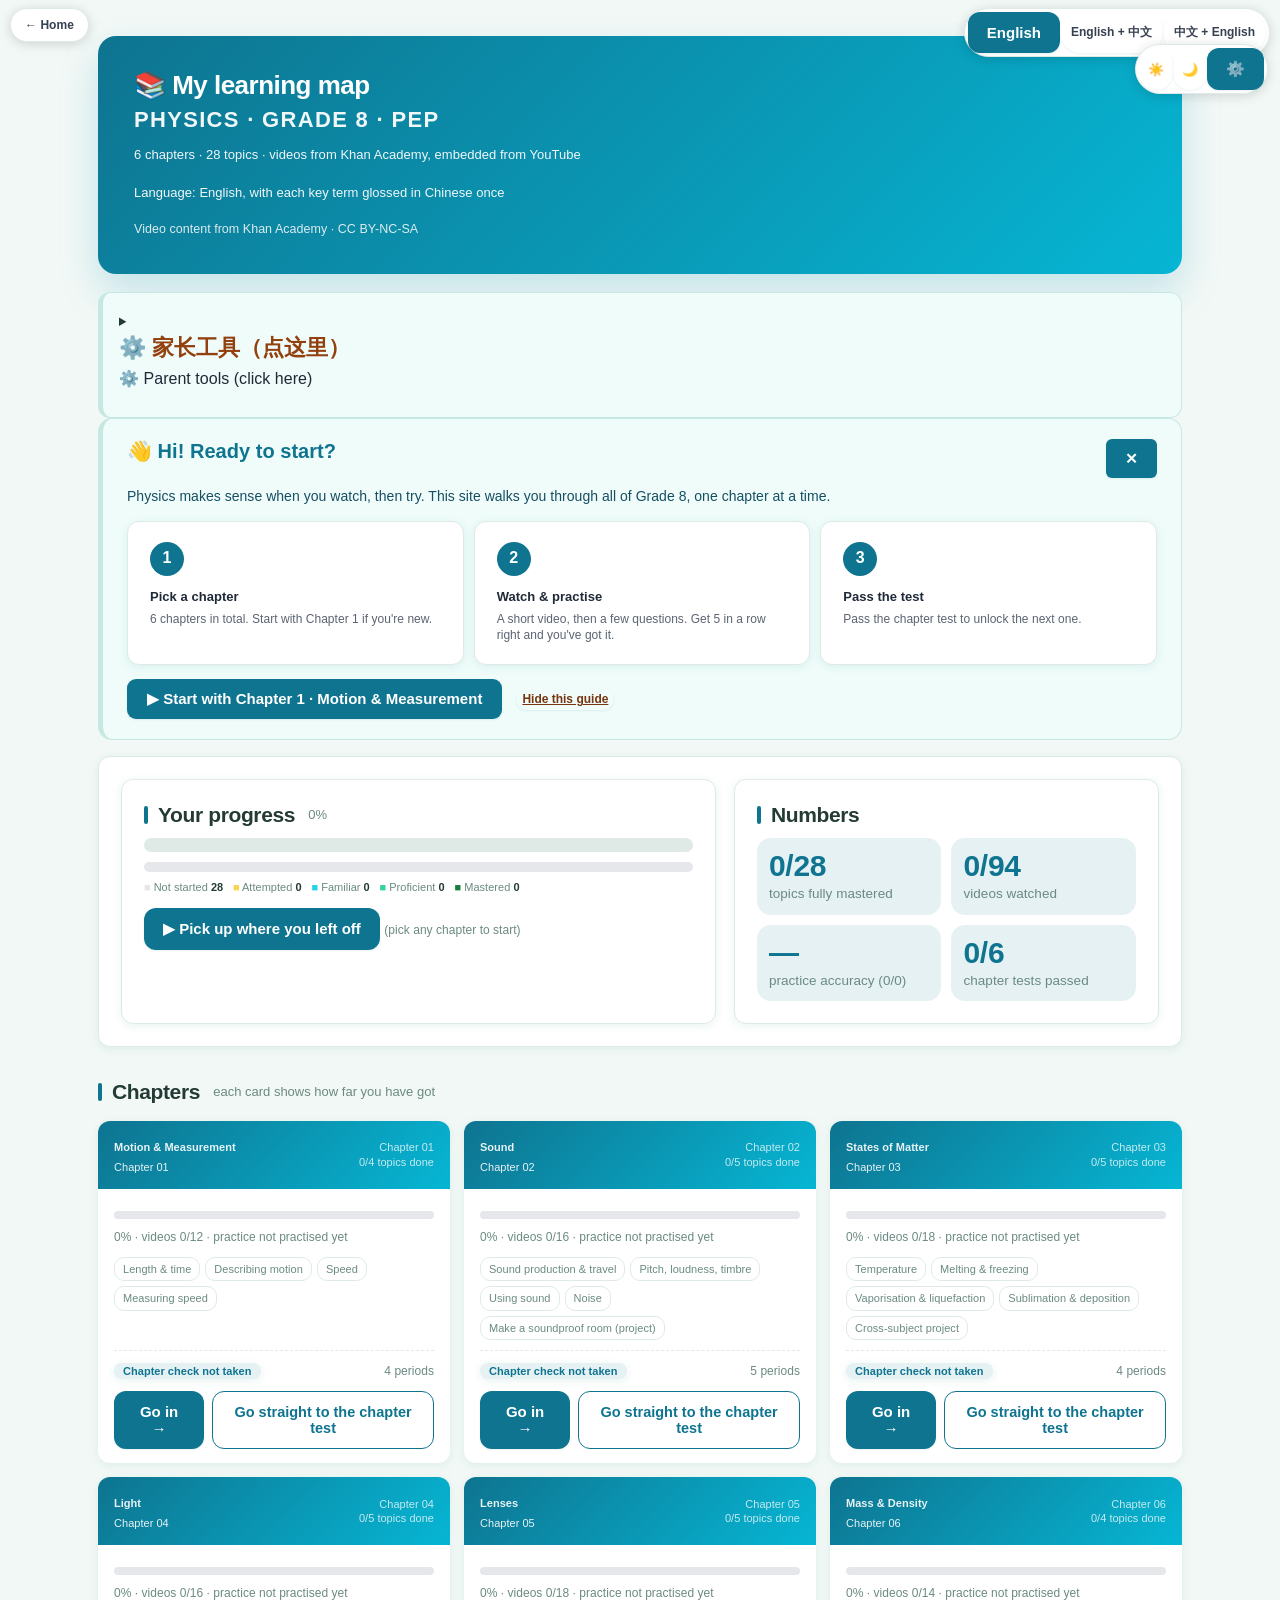
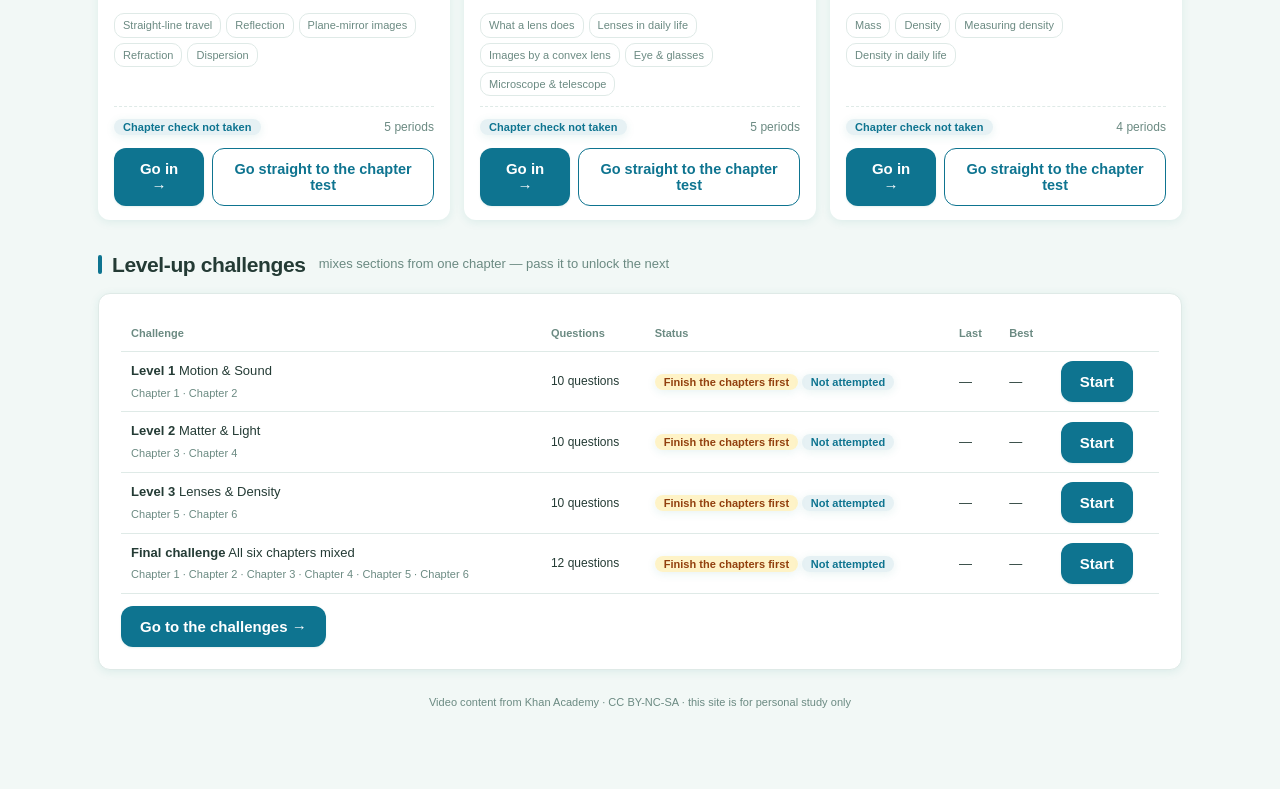
<file: home.html>
<!DOCTYPE html>
<html lang="en">
<head>
<meta charset="UTF-8">
<meta name="viewport" content="width=device-width,initial-scale=1.0">
<title>My learning map · Grade 8 Physics</title>
<style>
:root{
 --bg:#fafafa; --card:#fff; --line:#e5e7eb; --text:#1f2937; --muted:#5b6472;
 --accent:#0e7490; --ok:#15803d; --err:#b91c1c; --warn:#0e7490;
}
*{box-sizing:border-box;margin:0;padding:0}
body{font-family:-apple-system,BlinkMacSystemFont,"Segoe UI","PingFang SC","Microsoft YaHei",sans-serif;background:var(--bg);color:var(--text);line-height:1.6}
.wrap{max-width:1180px;margin:0 auto;padding:18px}
header{background:linear-gradient(135deg,var(--accent),var(--accent-2));color:#fff;padding:24px 28px;border-radius:14px;margin-bottom:16px;box-shadow:0 6px 18px rgba(124,58,237,.18)}
header h1{font-size:20px;margin-bottom:4px}
header .h1sub{font-size:22px;font-weight:700;letter-spacing:.06em;margin-bottom:10px;line-height:1.25}
header p{opacity:.93;font-size:13px}
.src{margin-top:10px;font-size:11px;opacity:.75}
.welcome{background:#effcfa;border:1px solid #c7e8e2;border-left:5px solid var(--accent);border-radius:14px;padding:20px 24px;margin-bottom:16px;position:relative}
.welcome-head{display:flex;justify-content:space-between;align-items:flex-start;margin-bottom:8px;gap:12px}
.welcome .hi{font-size:20px;font-weight:700;color:var(--accent);line-height:1.2}
.welcome-close{background:transparent;color:var(--accent);font-size:18px;padding:2px 8px;cursor:pointer;border:none;line-height:1;border-radius:6px}
.welcome-close:hover{background:var(--accent-soft2)}
.welcome-lead{font-size:14px;color:#164e63;margin-bottom:14px;line-height:1.5}
.steps{display:grid;grid-template-columns:repeat(3,1fr);gap:10px;margin-bottom:14px}
.step-card{background:rgba(255,255,255,.65);border-radius:10px;padding:10px 12px;border:1px solid rgba(252,211,77,.5)}
.step-no{width:24px;height:24px;background:var(--accent);color:#fff;border-radius:50%;display:flex;align-items:center;justify-content:center;font-weight:700;font-size:13px;margin-bottom:6px}
.step-t{font-weight:600;font-size:13px;color:#1f2937;margin-bottom:3px}
.step-d{font-size:12px;color:#5b6472;line-height:1.4}
.welcome-cta{display:flex;align-items:center;gap:14px;flex-wrap:wrap}
.welcome-cta .big{font-size:15px;padding:11px 20px;background:var(--accent);color:#fff;border-radius:9px;border:none;cursor:pointer;font-weight:600;font-family:inherit}
.welcome-cta .big:hover{background:var(--accent-press)}
.welcome-cta .skip{font-size:12px;color:#78350f;text-decoration:underline;cursor:pointer;background:transparent;border:none;padding:4px 6px;font-family:inherit}
.show-guide{font-size:12px;color:#fff;opacity:.85;text-decoration:underline;margin-left:12px;cursor:pointer;background:transparent;border:none;padding:0;font-family:inherit;font-weight:400}
.show-guide:hover{opacity:1}
.zh{display:none}
body.lang-en .zh{display:none}
body.lang-mix .zh{display:inline;font-size:.82em;margin-left:6px;font-weight:400}
body.lang-zh .en{display:inline;font-size:.78em;margin-left:6px;font-weight:400}
body.lang-zh .zh{display:inline}
header, header h1, header p, header .en, header .zh, header .src, header .sub, header .t, header .no, header .h1sub{ color:#fff; }
header p, header .en, header .zh, header .h1sub{ opacity:1; }
.ch .top, .ch .top .en, .ch .top .zh, .ch .top .no, .ch .top .t{ color:#fff; opacity:1; }
.langbar{position:fixed;top:8px;right:10px;z-index:300;display:inline-flex;align-items:center;background:#fff;border:1px solid var(--line);border-radius:999px;padding:3px;box-shadow:0 2px 12px rgba(0,0,0,.15)}
.langseg{display:inline-flex}
.langseg button:not(.on){background:transparent;color:#374151;border:none;padding:6px 11px;font-size:12px;cursor:pointer;font-family:inherit;border-radius:999px;white-space:nowrap}
.langseg button.on{background:var(--accent);color:#fff}
@media(max-width:680px){.langbar{top:6px;right:6px}.langseg button{padding:5px 8px;font-size:11px}}
@media(max-width:680px){.steps{grid-template-columns:1fr}}
h2{font-size:17px;margin:22px 0 12px;display:flex;align-items:center;gap:8px}
h2 small{font-size:12px;color:var(--muted);font-weight:400}
.card{background:var(--card);border:1px solid var(--line);border-radius:14px;padding:18px 20px;box-shadow:0 1px 3px rgba(124,58,237,.08)}
.summary{display:grid;grid-template-columns:1.4fr 1fr;gap:18px;margin-bottom:8px}
@media(max-width:680px){.summary{grid-template-columns:1fr}}
.big-prog{height:14px;background:var(--accent-soft);border-radius:7px;overflow:hidden;margin:10px 0}
.big-prog div{height:100%;background:linear-gradient(90deg,var(--accent),var(--accent-2));transition:width .4s}
.stats{display:grid;grid-template-columns:1fr 1fr;gap:10px}
.stat{background:#f9fafb;border:1px solid var(--line);border-radius:12px;padding:10px 12px;box-shadow:0 1px 3px rgba(124,58,237,.06)}
.stat .v{font-size:19px;font-weight:700;color:var(--accent)}
.stat .l{font-size:11px;color:var(--muted)}
.lvbar{display:flex;height:10px;border-radius:5px;overflow:hidden;margin:8px 0 6px}
.lvlegend{display:flex;flex-wrap:wrap;gap:10px;font-size:11px;color:var(--muted)}
.lvlegend span b{color:var(--text)}
.grid{display:grid;grid-template-columns:repeat(auto-fill,minmax(min(100%,340px),1fr));gap:14px}
.ch{border:1px solid var(--line);border-radius:14px;background:var(--card);overflow:hidden;display:flex;flex-direction:column;box-shadow:0 1px 3px rgba(124,58,237,.08)}
.ch .top{padding:12px 16px;color:#fff;display:flex;justify-content:space-between;align-items:center;gap:10px;background:linear-gradient(135deg,var(--accent),var(--accent-2))!important}
.ch .top .t{font-size:15px;font-weight:700}
.ch .top .en{font-size:11px;opacity:.9}
.ch .top .no{font-size:11px;opacity:.85;text-align:right;line-height:1.3}
.ch .body{padding:14px 16px;flex:1;display:flex;flex-direction:column}
.pbar{height:8px;background:#e5e7eb;border-radius:4px;overflow:hidden;margin:8px 0}
.pbar div{height:100%;transition:width .4s}
.klist{margin:10px 0;display:flex;flex-wrap:wrap;gap:5px}
.kp{font-size:11px;padding:2px 8px;border-radius:10px;border:1px solid var(--line);color:var(--muted);background:#fff}
.kp.l1{background:#fef3c7;border-color:#fcd34d;color:#92400e}
.kp.l2{background:#cffafe;border-color:#22d3ee;color:var(--accent)}
.kp.l3{background:#dcfce7;border-color:#86efac;color:#166534}
.kp.l4{background:#dcfce7;border-color:#15803d;color:#14532d;font-weight:600}
.kp.l4::before{content:"✓ "}
.mrow{display:flex;justify-content:space-between;font-size:12px;color:var(--muted);margin-top:auto;padding-top:10px;border-top:1px dashed var(--line)}
.btns{display:flex;gap:8px;margin-top:10px}
button{font-family:inherit;border:none;cursor:pointer;border-radius:8px;padding:8px 14px;font-size:13px;background:var(--accent);color:#fff}
button.ghost{background:#e5e7eb;color:var(--text)}
button.sm{padding:5px 10px;font-size:12px}
a{color:var(--accent)}
.badge{font-size:11px;padding:2px 9px;border-radius:10px;background:#f3f4f6;color:var(--muted)}
.badge.ok{background:#dcfce7;color:#166534}
.badge.warn{background:#fef3c7;color:#92400e}
.badge.lock{background:#fee2e2;color:#991b1b}
table{width:100%;border-collapse:collapse;font-size:13px}
th,td{text-align:left;padding:8px 10px;border-bottom:1px solid var(--line)}
th{font-size:11px;color:var(--muted);font-weight:600}
.note{background:#f9fafb;border:1px solid var(--line);border-radius:9px;padding:12px 14px;margin:12px 0;font-size:13px;color:var(--muted)}
.parents{background:#effcfa;border:1px solid #c7e8e2;border-radius:9px;padding:14px 16px;margin-top:24px;font-size:12px;color:var(--muted)}
.parents summary{cursor:pointer;font-weight:600;color:var(--text);font-size:13px}
.parents .toolbar{display:flex;gap:8px;flex-wrap:wrap;align-items:center;margin-top:10px}
.parents input[type=file]{font-size:12px}
.parents{border-radius:12px;padding:18px 22px;font-size:14px;color:var(--text);line-height:1.7;margin-top:18px}
.parents .zh,.parents .en{display:block;margin-left:0}
body.lang-en .parents .zh{display:none}
.parents summary{cursor:pointer;font-weight:600;padding:4px 0 12px}
.parents summary .zh{font-size:22px;font-weight:700;color:#92400e;line-height:1.35;margin:0 0 6px}
.parents summary .en{font-size:16px;font-weight:500;color:#1f2937;line-height:1.4;margin:0}
.parents p{font-size:14px;line-height:1.7;color:var(--text);margin:0 0 14px}
.parents p .zh{font-size:17px;line-height:1.75;color:#1f2937;margin:0}
.parents p .en{font-size:15px;line-height:1.65;color:#5b6472;margin-top:6px}
.parents p b .zh{font-size:19px;font-weight:700;color:#92400e;margin:14px 0 4px;display:block}
.parents p b .en{font-size:15px;font-weight:600;color:#5b6472;margin:0;display:block}
.parents .toolbar{margin-top:14px}
.parents .toolbar button{font-size:15px;padding:10px 16px}
.parents input[type=file]{font-size:14px;padding:6px 0}
.parents .note{font-size:14px;padding:12px 14px;margin-top:12px}

body.lang-mix h1 .en, body.lang-mix h1 .zh,
body.lang-mix h2 .en, body.lang-mix h2 .zh,
body.lang-mix h3 .en, body.lang-mix h3 .zh,
body.lang-mix h4 .en, body.lang-mix h4 .zh,
body.lang-mix p .en,  body.lang-mix p .zh,
body.lang-mix li .en, body.lang-mix li .zh,
body.lang-mix summary .en, body.lang-mix summary .zh,
body.lang-mix .step .en, body.lang-mix .step .zh,
body.lang-mix header .en, body.lang-mix header .zh,
body.lang-mix .hero .en, body.lang-mix .hero .zh,
body.lang-mix .ch .en, body.lang-mix .ch .zh,
body.lang-mix .ch .top .en, body.lang-mix .ch .top .zh,
body.lang-mix .welcome .en, body.lang-mix .welcome .zh,
body.lang-mix .note .en, body.lang-mix .note .zh { display: block; }
body.lang-mix h1 .zh, body.lang-mix h2 .zh, body.lang-mix h3 .zh, body.lang-mix h4 .zh,
body.lang-mix p .zh, body.lang-mix li .zh, body.lang-mix summary .zh,
body.lang-mix .step .zh, body.lang-mix header .zh, body.lang-mix .hero .zh,
body.lang-mix .ch .zh, body.lang-mix .ch .top .zh, body.lang-mix .welcome .zh,
body.lang-mix .note .zh { font-size: inherit; }

/* ===== Day / Night / Auto (follows the system by default) ===== */
:root{color-scheme:light}
@media (prefers-color-scheme: dark){
 :root:not([data-theme="light"]){
  color-scheme:dark;
  --bg:#0f172a;--card:#1e293b;--card2:#172033;--line:#334155;
  --text:#e5e7eb;--muted:#94a3b8;--ink:#e5e7eb;--mute:#94a3b8;
  --accent:#22d3ee;--ok:#4ade80;--err:#f87171;--warn:#fbbf24;--bad:#f87171;
 }
}
html[data-theme="dark"]{
 color-scheme:dark;
 --bg:#0f172a;--card:#1e293b;--card2:#172033;--line:#334155;
 --text:#e5e7eb;--muted:#94a3b8;--ink:#e5e7eb;--mute:#94a3b8;
 --accent:#22d3ee;--ok:#4ade80;--err:#f87171;--warn:#fbbf24;--bad:#f87171;
}
html[data-theme="light"]{color-scheme:light}
html[data-theme="dark"] body{background:var(--bg);color:var(--text)}
html[data-theme="dark"] nav{background:var(--card)}
html[data-theme="dark"] .langbar,
html[data-theme="dark"] .chip:not(.on),
html[data-theme="dark"] .kp,
html[data-theme="dark"] .topbar,
html[data-theme="dark"] button.choice,
html[data-theme="dark"] .vid-item,
html[data-theme="dark"] .proof,
html[data-theme="dark"] .q{background:var(--card)}
html[data-theme="dark"] .stat,
html[data-theme="dark"] .box,
html[data-theme="dark"] .kp-c,
html[data-theme="dark"] .badge:not(.ok):not(.warn):not(.lock),
html[data-theme="dark"] .pbar,
html[data-theme="dark"] .ltsw button{background:var(--card2)}
html[data-theme="dark"] .opt{background:var(--card);color:var(--text)}
html[data-theme="dark"] .opt:hover:not(:disabled),
html[data-theme="dark"] button.choice:hover{background:var(--card2);border-color:var(--accent)}
html[data-theme="dark"] .opt.sel-ok{background:#14532d;color:#bbf7d0;border-color:var(--ok)}
html[data-theme="dark"] .opt.sel-bad{background:#7f1d1d;color:#fecaca;border-color:var(--err)}
html[data-theme="dark"] button{color:#0f172a!important}
html[data-theme="dark"] .opt,
html[data-theme="dark"] button.choice,
html[data-theme="dark"] button.ghost,
html[data-theme="dark"] button.secondary,
html[data-theme="dark"] .langseg button:not(.on),
html[data-theme="dark"] .themseg button:not(.on){color:var(--text)!important}
html[data-theme="dark"] button.ghost,
html[data-theme="dark"] button.secondary{background:var(--card2)!important}
html[data-theme="dark"] .nav-i.on,
html[data-theme="dark"] .chip.on,
html[data-theme="dark"] .sel .num{color:#0f172a!important}
html[data-theme="dark"] .langseg button.on,
html[data-theme="dark"] .themseg button.on{color:#0f172a!important}
html[data-theme="dark"] .chip.on .rec{color:#0f172a!important}
html[data-theme="dark"] .step{color:#083344!important}
html[data-theme="dark"] .ltsw button{color:#22d3ee!important}
html[data-theme="dark"] .welcome-cta .big{color:#fff!important}
html[data-theme="dark"] .fig,html[data-theme="dark"] .eqbox{color:#1f2937}
html[data-theme="dark"] .fig *{color:#1f2937!important}
html[data-theme="dark"] .eqbox .num{color:#0e7490!important}
html[data-theme="dark"] svg{background:#fff;border-radius:8px;padding:4px}
html[data-theme="dark"] .note,html[data-theme="dark"] .note *{color:#1f2937}
html[data-theme="dark"] .note strong,html[data-theme="dark"] .note b{color:#0e7490!important}
html[data-theme="dark"] .hint,html[data-theme="dark"] .hint *{color:#1f2937}
html[data-theme="dark"] .parents{background:var(--card)!important;color:var(--text);border-color:var(--line)!important}
html[data-theme="dark"] .parents .zh,html[data-theme="dark"] .parents .en,html[data-theme="dark"] .parents p,html[data-theme="dark"] .parents summary{color:var(--text)}
html[data-theme="dark"] input,html[data-theme="dark"] select,html[data-theme="dark"] textarea{
 background:var(--card2);color:var(--text);border-color:var(--line)}
html[data-theme="dark"] input::placeholder{color:var(--muted)}
html[data-theme="dark"] table th{color:var(--muted)}
.themebar{position:fixed;top:44px;right:12px;z-index:300;display:inline-flex;align-items:center;background:var(--card);border:1px solid var(--line);border-radius:999px;padding:3px;box-shadow:0 2px 12px rgba(0,0,0,.15)}
.themseg{display:inline-flex}
.themseg button:not(.on){background:transparent;color:var(--text);border:none;padding:5px 9px;font-size:13px;cursor:pointer;font-family:inherit;border-radius:999px;line-height:1}
.themseg button.on{background:var(--accent);color:#fff}
@media(max-width:680px){.themebar{top:36px;right:6px}.themseg button{padding:4px 7px;font-size:12px}}
</style>
<script>try{document.documentElement.setAttribute('data-theme',localStorage.getItem('phys8_theme')||'auto');}catch(e){}</script>
  <link rel="stylesheet" href="theme.css">
</head>
<body>
<a class="portalbar" href="index.html" style="position:fixed;top:8px;left:10px;z-index:300;display:inline-flex;align-items:center;background:#fff;border:1px solid var(--line);border-radius:999px;padding:6px 14px;box-shadow:0 2px 12px rgba(0,0,0,.15);text-decoration:none;color:#374151;font-size:12px;font-weight:600" title="Back to home"><span class="zh">← 主页</span><span class="en">← Home</span></a>
<div class="wrap">

<div class="langbar" title="显示语言 · Language display — 随时可改 · change anytime">
 <span class="langseg">
  <button data-lang="en" onclick="setLang('en')">English</button>
  <button data-lang="mix" onclick="setLang('mix')">English + 中文</button>
  <button data-lang="zh" onclick="setLang('zh')">中文 + English</button>
 </span>
</div>
<div class="themebar" title="日间 / 夜间 / 自动 · Day / Night / Auto">
 <span class="themseg">
  <button data-theme="light" onclick="setTheme('light')" title="日间 · Day">☀️</button>
  <button data-theme="dark" onclick="setTheme('dark')" title="夜间 · Night">🌙</button>
  <button data-theme="auto" onclick="setTheme('auto')" title="自动跟随系统 · Auto">⚙️</button>
 </span>
</div>


<header>
 <h1><span class="en">📚 My learning map</span><span class="zh">📚 我的学习地图</span></h1>
 <div class="h1sub"><span class="en">PHYSICS · GRADE 8 · PEP</span><span class="zh">物理 · 八年级 · 人教版</span></div>
 <p><span class="en">6 chapters · 28 topics · videos from Khan Academy, embedded from YouTube</span><span class="zh">6 章 · 28 个知识点 · 视频来自可汗学院，内嵌自 YouTube</span></p>
 <p style="margin-top:4px"><span class="en">Language: English, with each key term glossed in Chinese once</span><span class="zh">语言：全英文，每个关键词在门厅标注一次中文</span></p>
 <div class="src"><span class="en">Video content from Khan Academy · CC BY-NC-SA</span><span class="zh">视频内容来自 Khan Academy · CC BY-NC-SA</span></div>
</header>

<details class="parents">
  <summary>
   <span class="zh">⚙️ 家长工具（点这里）</span>
   <span class="en">⚙️ Parent tools (click here)</span>
  </summary>
  <div>
   <p>
    <span class="zh">孩子的学习进度存在这台电脑的浏览器里。换台电脑或清一下浏览器缓存，进度就没了。建议隔一阵子点一次「导出进度」，把文件存到自己的电脑或网盘上；换设备或重装系统时，再用「导入」恢复就行。平常不用动它。</span>
    <span class="en">Your child's progress is saved in this browser, on this computer. If you switch devices or clear your browser data, it's gone — so once in a while, click Export to save the file to your own computer or cloud drive, and use Import to bring it back on a new device. Otherwise you don't need to touch this.</span>
   </p>
   <div class="toolbar">
    <button class="ghost" id="exp">
     <span class="zh">⬇ 导出进度（JSON）</span>
     <span class="en">⬇ Export progress (JSON)</span>
    </button>
    <input type="file" id="imp" accept="application/json">
    <button class="ghost" id="impBtn">
     <span class="zh">⬆ 导入</span>
     <span class="en">⬆ Import</span>
    </button>
    <button class="ghost" id="clr" style="color:var(--err)">
     <span class="zh">清除全部进度</span>
     <span class="en">Clear all progress</span>
    </button>
   </div>
   <div class="note" id="msg" style="display:none"></div>
  </div>
</details>

<div class="welcome" id="welcome">
 <div class="welcome-head">
  <div class="hi" id="welcomeHi">👋 Hi! Ready to start?</div>
  <button class="welcome-close" id="welcomeClose" title="Hide this guide" aria-label="Hide this guide">✕</button>
 </div>
 <p class="welcome-lead" id="welcomeLead">Physics makes sense when you watch, then try. This site walks you through all of Grade 8, one chapter at a time.</p>
 <div class="steps">
  <div class="step-card"><div class="step-no">1</div><div class="step-t"><span class="en">Pick a chapter</span><span class="zh">选一章</span></div><div class="step-d"><span class="en">6 chapters in total. Start with Chapter 1 if you're new.</span><span class="zh">一共 6 章，新手从第 1 章开始。</span></div></div>
  <div class="step-card"><div class="step-no">2</div><div class="step-t"><span class="en">Watch &amp; practise</span><span class="zh">看视频练一练</span></div><div class="step-d"><span class="en">A short video, then a few questions. Get 5 in a row right and you've got it.</span><span class="zh">先看一小段视频，再做几道题。连对 5 题就算学会。</span></div></div>
  <div class="step-card"><div class="step-no">3</div><div class="step-t"><span class="en">Pass the test</span><span class="zh">通过章末测</span></div><div class="step-d"><span class="en">Pass the chapter test to unlock the next one.</span><span class="zh">章末测通过，就能解锁下一章。</span></div></div>
 </div>
 <div class="welcome-cta">
  <button class="big" id="welcomeStart">▶ Start with Chapter 1</button>
  <button class="skip" id="welcomeSkip">Hide this guide</button>
 </div>
</div>

<div class="summary">
 <div class="card">
  <h2 style="margin:0 0 4px"><span class="en">Your progress</span><span class="zh">学习进度</span> <small id="ovPct"></small></h2>
  <div class="big-prog"><div id="ovBar" style="width:0%"></div></div>
  <div class="lvbar" id="lvBar"></div>
  <div class="lvlegend" id="lvLegend"></div>
  <div style="margin-top:12px"><button id="cont"><span class="en">▶ Pick up where you left off</span><span class="zh">▶ 接着上次继续</span></button> <span id="contLbl" style="font-size:12px;color:var(--muted)"></span></div>
 </div>
 <div class="card">
  <h2 style="margin:0 0 10px"><span class="en">Numbers</span><span class="zh">数据一览</span></h2>
  <div class="stats" id="stats"></div>
 </div>
</div>

<h2><span class="en">Chapters</span><span class="zh">章节</span> <small><span class="en">each card shows how far you have got</span><span class="zh">每张卡片显示你学到了哪</span></small></h2>
<div class="grid" id="chs"></div>

<h2><span class="en">Level-up challenges</span><span class="zh">闯关挑战</span> <small><span class="en">mixes sections from one chapter — pass it to unlock the next</span><span class="zh">把一章的内容混在一起考——通过才能解锁下一关</span></small></h2>
<div class="card">
 <div class="ut-scroll">
 <table id="ut">
  <thead><tr><th><span class="en">Challenge</span><span class="zh">挑战</span></th><th><span class="en">Questions</span><span class="zh">题数</span></th><th><span class="en">Status</span><span class="zh">状态</span></th><th><span class="en">Last</span><span class="zh">上次</span></th><th><span class="en">Best</span><span class="zh">最佳</span></th><th></th></tr></thead>
  <tbody></tbody>
 </table>
 </div>
<div style="margin-top:12px"><button onclick="location.href='unittests.html'"><span class="en">Go to the challenges →</span><span class="zh">去闯关挑战 →</span></button></div>
</div>

<p style="margin:22px 0 40px;font-size:11px;color:var(--muted);text-align:center">
 <span class="en">Video content from Khan Academy · CC BY-NC-SA · this site is for personal study only</span><span class="zh">视频内容来自 Khan Academy · CC BY-NC-SA · 本站仅作个人学习用</span>
</p>
</div>

<script>
const CH=[
 {k:'ch01',cn:'Motion & Measurement',cz:'机械运动',en:'Motion & Measurement',p:4,c:'#0891b2',
  L:[['k1','Length & time'],['k2','Describing motion'],['k3','Speed'],['k4','Measuring speed']],v:12},
 {k:'ch02',cn:'Sound',cz:'声现象',en:'Sound',p:5,c:'#0e7490',
  L:[['k1','Sound production & travel'],['k2','Pitch, loudness, timbre'],['k3','Using sound'],['k4','Noise'],['ext','Make a soundproof room (project)']],v:16},
 {k:'ch03',cn:'States of Matter',cz:'物态变化',en:'States of Matter',p:4,c:'#155e75',
  L:[['k1','Temperature'],['k2','Melting & freezing'],['k3','Vaporisation & liquefaction'],['k4','Sublimation & deposition'],['ext','Cross-subject project']],v:18},
 {k:'ch04',cn:'Light',cz:'光现象',en:'Light',p:5,c:'#164e63',
  L:[['k1','Straight-line travel'],['k2','Reflection'],['k3','Plane-mirror images'],['k4','Refraction'],['k5','Dispersion']],v:16},
 {k:'ch05',cn:'Lenses',cz:'透镜及其应用',en:'Lenses',p:5,c:'#0891b2',
  L:[['k1','What a lens does'],['k2','Lenses in daily life'],['k3','Images by a convex lens'],['k4','Eye & glasses'],['k5','Microscope & telescope']],v:18},
 {k:'ch06',cn:'Mass & Density',cz:'质量与密度',en:'Mass & Density',p:4,c:'#0e7490',
  L:[['k1','Mass'],['k2','Density'],['k3','Measuring density'],['k4','Density in daily life']],v:14},
];

const BUILT=['ch01','ch02','ch03','ch04','ch05','ch06'];   // chapters whose page exists; others show "Coming soon"
const UTEST_READY=false;       // unittests.html not built yet

const UNITS=[
 {id:'u1',n:'Level 1',cn:'Motion & Sound',ch:['ch01','ch02'],q:10},
 {id:'u2',n:'Level 2',cn:'Matter & Light',ch:['ch03','ch04'],q:10},
 {id:'u3',n:'Level 3',cn:'Lenses & Density',ch:['ch05','ch06'],q:10},
 {id:'fin',n:'Final challenge',cn:'All six chapters mixed',ch:['ch01','ch02','ch03','ch04','ch05','ch06'],q:12},
];

const LVC=['#e5e7eb','#fcd34d','#22d3ee','#34d399','#15803d'];
const LVN=['Not started','Attempted','Familiar','Proficient','Mastered'];
const LVN_ZH=['还没开始','接触过','比较熟','很熟练','已掌握'];
const VTOTAL=CH.reduce((a,c)=>a+c.v,0);

function rd(k){try{return JSON.parse(localStorage.getItem('phys8_'+k+'_state'))||{};}catch(e){return {};}}
function unitState(){try{return JSON.parse(localStorage.getItem('phys8_unit_state'))||{};}catch(e){return {};}}
function lvl(s){
 if(!s)return 0;
 const p=s.prac||{};
 if(s.done)return 4;
 if(p.tot>=5&&p.ok/p.tot>=0.8)return 3;
 if(p.tot>0)return 2;
 if(Object.keys(s.vid||{}).length)return 1;
 if(s.diag!==null&&s.diag!==undefined)return 1;
 return 0;
}
function chStat(c){
 const S=rd(c.k);let lv=[],vw=0,ok=0,tot=0;
 c.L.forEach(([id])=>{
  const s=S[id]||{};lv.push(lvl(s));
  vw+=Object.keys(s.vid||{}).length;
  ok+=(s.prac&&s.prac.ok)||0;tot+=(s.prac&&s.prac.tot)||0;
 });
 const sum=lv.reduce((a,b)=>a+b,0);
 return {lv,vw,ok,tot,pct:sum/(lv.length*4),test:S.test||null};
}
const ST=CH.map(chStat);
function chNo(c){return String(CH.indexOf(c)+1).padStart(2,'0');}

(function(){
 const all=ST.flatMap(s=>s.lv);
 const cnt=[0,0,0,0,0];all.forEach(l=>cnt[l]++);
 const pct=Math.round(all.reduce((a,b)=>a+b,0)/(all.length*4)*100);
 document.getElementById('ovPct').textContent=pct+'%';
 document.getElementById('ovBar').style.width=pct+'%';
 const bar=document.getElementById('lvBar');
 bar.innerHTML=cnt.map((n,i)=>n?`<div style="width:${n/all.length*100}%;background:${LVC[i]}"></div>`:'').join('');
 document.getElementById('lvLegend').innerHTML=cnt.map((n,i)=>
  `<span><b style="color:${LVC[i]}">■</b> <span class="en">${LVN[i]}</span><span class="zh">${LVN_ZH[i]}</span> <b>${n}</b></span>`).join('');

 const vw=ST.reduce((a,s)=>a+s.vw,0);
 const ok=ST.reduce((a,s)=>a+s.ok,0),tot=ST.reduce((a,s)=>a+s.tot,0);
 const tests=ST.filter(s=>s.test&&s.test.ok/s.test.tot>=0.7).length;
 const done=all.filter(l=>l===4).length;
 document.getElementById('stats').innerHTML=`
  <div class="stat"><div class="v">${done}/${all.length}</div><div class="l"><span class="en">topics fully mastered</span><span class="zh">已完全掌握的知识点</span></div></div>
  <div class="stat"><div class="v">${vw}/${VTOTAL}</div><div class="l"><span class="en">videos watched</span><span class="zh">已看视频</span></div></div>
  <div class="stat"><div class="v">${tot?Math.round(ok/tot*100)+'%':'—'}</div><div class="l"><span class="en">practice accuracy (${ok}/${tot})</span><span class="zh">练习正确率（${ok}/${tot}）</span></div></div>
  <div class="stat"><div class="v">${tests}/6</div><div class="l"><span class="en">chapter tests passed</span><span class="zh">已通过的章末测</span></div></div>`;

 const last=localStorage.getItem('phys8_last');
 const lc=CH.find(c=>c.k===last);
 document.getElementById('contLbl').innerHTML=lc?('<span class="en">Last up to chapter '+chNo(lc)+' — '+lc.cn+'</span><span class="zh">上次学到第 '+chNo(lc)+' 章 — '+lc.cn+'</span>'):'<span class="en">(pick any chapter to start)</span><span class="zh">（选任意一章开始）</span>';
 document.getElementById('cont').onclick=()=>{location.href=(lc?lc.k:'ch01')+'.html';};
})();

document.getElementById('chs').innerHTML=CH.map((c,i)=>{
 const s=ST[i];
 const pct=Math.round(s.pct*100);
 const canGo=BUILT.indexOf(c.k)>=0;
 const kps=c.L.map(([id,name],j)=>`<span class="kp l${s.lv[j]}" title="${LVN[s.lv[j]]}">${name}</span>`).join('');
 const t=s.test?`<span class="badge ${s.test.ok/s.test.tot>=0.7?'ok':'warn'}"><span class="en">chapter check ${s.test.ok}/${s.test.tot}</span><span class="zh">章末自测 ${s.test.ok}/${s.test.tot}</span></span>`:'<span class="badge"><span class="en">Chapter check not taken</span><span class="zh">还没做章末自测</span></span>';
 const m=s.lv.filter(x=>x===4).length;
 return `<div class="ch">
  <div class="top" style="background:${c.c}">
   <div><div class="t"><span class="en">${c.cn}</span><span class="zh">${c.cz}</span></div><div class="en" style="font-size:11px;opacity:.9">Chapter ${chNo(c)}</div></div>
   <div class="no"><span class="en">Chapter ${chNo(c)}</span><span class="zh">第 ${chNo(c)} 章</span><br><span class="en">${m}/${c.L.length} topics done</span><span class="zh">${m}/${c.L.length} 个知识点已学完</span></div>
  </div>
  <div class="body">
   <div class="pbar"><div style="width:${pct}%;background:${c.c}"></div></div>
   <div style="font-size:12px;color:var(--muted)">${pct}% · <span class="en">videos ${s.vw}/${c.v} · practice ${s.tot?s.ok+'/'+s.tot:'not practised yet'}</span><span class="zh">视频 ${s.vw}/${c.v} · 练习 ${s.tot?s.ok+'/'+s.tot:'还没练'}</span></div>
   <div class="klist">${kps}</div>
   <div class="mrow"><span>${t}</span><span><span class="en">${c.p} periods</span><span class="zh">${c.p} 课时</span></span></div>
   <div class="btns">
    ${canGo?`<button onclick="go('${c.k}')"><span class="en">Go in →</span><span class="zh">进去 →</span></button>
    <button class="ghost sm" onclick="go('${c.k}',1)"><span class="en">Go straight to the chapter test</span><span class="zh">直接去做章末测</span></button>`:`<button class="ghost sm" disabled style="opacity:.6;cursor:not-allowed"><span class="en">Coming soon</span><span class="zh">敬请期待</span></button>`}
   </div>
  </div>
 </div>`;
}).join('');

function go(k,isTest){
 localStorage.setItem('phys8_last',k);
 location.href=k+'.html'+(isTest?'?go=test':'');
}

(function(){
 const U=unitState();
 const tb=document.querySelector('#ut tbody');
 tb.innerHTML=UNITS.map(u=>{
  const st=U[u.id];
  const ready=u.ch.map(k=>{const c=CH.find(x=>x.k===k);return ST[CH.indexOf(c)].pct;}).reduce((a,b)=>a+b,0)/u.ch.length;
  const best=st&&st.best!=null?`${st.best}/${u.q}`:'—';
  const last=st?`${st.ok}/${st.tot}`:'—';
  const lvlTxt=st?(st.ok/u.q>=0.8?'<span class="badge ok">Excellent</span>':(st.ok/u.q>=0.6?'<span class="badge warn">Fair</span>':'<span class="badge lock">More practice</span>')):'<span class="badge">Not attempted</span>';
  const readyTxt=ready>=0.6?'<span class="badge ok">Ready to try</span>':'<span class="badge warn">Finish the chapters first</span>';
  return `<tr><td><b>${u.n}</b> ${u.cn}<br><span style="font-size:11px;color:var(--muted)">${u.ch.map(k=>'Chapter '+(CH.findIndex(x=>x.k===k)+1)).join(' · ')}</span></td>
   <td style="font-size:12px">${u.q} questions</td>
   <td>${readyTxt} ${lvlTxt}</td><td>${last}</td><td>${best}</td>
   <td><button class="sm" onclick="location.href='unittests.html?u=${u.id}'">Start</button></td></tr>`;
 }).join('');
})();

const msg=document.getElementById('msg');
function say(t,c){msg.style.display='block';msg.textContent=t;msg.style.borderColor=c||'var(--warn)';}
document.getElementById('exp').onclick=()=>{
 const data={_v:1,_t:new Date().toISOString()};
 CH.forEach(c=>data['phys8_'+c.k+'_state']=localStorage.getItem('phys8_'+c.k+'_state'));
 ['phys8_unit_state','phys8_wrong','phys8_last'].forEach(k=>data[k]=localStorage.getItem(k));
 const b=new Blob([JSON.stringify(data,null,1)],{type:'application/json'});
 const a=document.createElement('a');a.href=URL.createObjectURL(b);
 a.download='phys8_progress_'+new Date().toISOString().slice(0,10)+'.json';a.click();
 say('Exported','var(--ok)');
};
document.getElementById('impBtn').onclick=()=>{
 const f=document.getElementById('imp').files[0];
 if(!f){say('Choose a JSON file first','var(--err)');return;}
 const r=new FileReader();
 r.onload=()=>{
  try{
   const d=JSON.parse(r.result);
   Object.keys(d).forEach(k=>{if(k.indexOf('_')===0)return;if(d[k])localStorage.setItem(k,d[k]);});
   say('Imported, reloading','var(--ok)');setTimeout(()=>location.reload(),900);
  }catch(e){say('Could not read the file: '+e.message,'var(--err)');}
 };r.readAsText(f);
};
document.getElementById('clr').onclick=()=>{
 if(!confirm('Clear all progress? Export a backup first, then confirm.'))return;
 CH.forEach(c=>localStorage.removeItem('phys8_'+c.k+'_state'));
 ['phys8_unit_state','phys8_wrong','phys8_last','phys8_guide_dismissed'].forEach(k=>localStorage.removeItem(k));
 say('Cleared','var(--ok)');setTimeout(()=>location.reload(),800);
};

/* ================= Welcome guide ================= */
(function(){
 const WKEY='phys8_guide_dismissed';
 const el=document.getElementById('welcome');
 if(!el)return;
 function nextCh(){
  for(let i=0;i<CH.length;i++){
   const c=CH[i],s=ST[i];
   const mastered=s.lv.filter(x=>x===4).length;
   if(mastered<c.L.length)return {c,i,mastered,total:c.L.length};
  }
  return null;
 }
 const n=nextCh();
 const hi=document.getElementById('welcomeHi');
 const lead=document.getElementById('welcomeLead');
 const btn=document.getElementById('welcomeStart');
 const nm=n?n.c.cn:'';
 if(n){
  if(n.mastered===0){
   hi.innerHTML='<span class="en">👋 Hi! Ready to start?</span><span class="zh">👋 准备好开始了吗？</span>';
   lead.innerHTML='<span class="en">Physics makes sense when you watch, then try. This site walks you through all of Grade 8, one chapter at a time.</span><span class="zh">先看再试，物理就通了。这个网站带着你一章一章学完八年级。</span>';
   btn.innerHTML='<span class="en">▶ Start with Chapter 1 · '+nm+'</span><span class="zh">▶ 从第 1 章开始 · '+nm+'</span>';
  }else{
   hi.innerHTML='<span class="en">👋 Welcome back!</span><span class="zh">👋 欢迎回来！</span>';
   lead.innerHTML='<span class="en">Pick up where you left off, or jump to any chapter below.</span><span class="zh">接着上次学的地方继续，或者从下面的任意一章开始。</span>';
   btn.innerHTML='<span class="en">▶ Continue Chapter '+(n.i+1)+' · '+nm+'</span><span class="zh">▶ 继续第 '+(n.i+1)+' 章 · '+nm+'</span>';
  }
  btn.onclick=()=>{localStorage.setItem('phys8_last',n.c.k);location.href=n.c.k+'.html';};
 }else{
  hi.innerHTML='<span class="en">🎉 All 6 chapters done!</span><span class="zh">🎉 6 章全部学完啦！</span>';
  lead.innerHTML='<span class="en">Nice work. Try the Level-up challenges below to keep sharp.</span><span class="zh">真棒。试试下面的「闯关挑战」保持手感。</span>';
  btn.innerHTML='<span class="en">🏆 Go to the challenges</span><span class="zh">🏆 去闯关挑战</span>';
  btn.onclick=()=>{location.href='unittests.html';};
 }
 function dismiss(){
  localStorage.setItem(WKEY,'1');
  el.style.display='none';
  addShowLink();
 }
 document.getElementById('welcomeClose').onclick=dismiss;
 document.getElementById('welcomeSkip').onclick=dismiss;
 function addShowLink(){
  const h=document.querySelector('header h1');
  if(h && !document.getElementById('showGuideBtn')){
   const a=document.createElement('button');
   a.id='showGuideBtn';a.className='show-guide';
   a.textContent='Show the guide again';
   a.onclick=()=>{el.style.display='block';a.remove();localStorage.removeItem(WKEY);};
   h.appendChild(a);
  }
 }
 if(localStorage.getItem(WKEY)==='1'){el.style.display='none';addShowLink();}
})();

/* ================= Language tier (en / mix / zh) ================= */
const LKEY='phys8_lang';
function getLang(){return localStorage.getItem(LKEY)||'en';}
function setLang(l){localStorage.setItem(LKEY,l);applyLang();}
function applyLang(){
 const l=getLang();
 document.body.className=(' '+document.body.className+' ').replace(/\s+lang-(en|mix|zh)\b/g,' ').trim();
 if(l==='mix'||l==='zh')document.body.classList.add('lang-'+l);
 document.querySelectorAll('.langseg button').forEach(b=>{b.classList.toggle('on',b.dataset.lang===l);});
}
applyLang();
</script>
<script>
var TKEY='phys8_theme';
function getTheme(){try{return localStorage.getItem(TKEY)||'auto';}catch(e){return 'auto';}}
function setTheme(t){try{localStorage.setItem(TKEY,t);}catch(e){}applyTheme();}
function applyTheme(){
 var t=getTheme();
 document.documentElement.setAttribute('data-theme',t);
 var bs=document.querySelectorAll('.themseg button');
 for(var i=0;i<bs.length;i++){
  var on=(bs[i].getAttribute('data-theme')===t);
  if(on){bs[i].classList.add('on');}else{bs[i].classList.remove('on');}
 }
}
applyTheme();
try{var mq=window.matchMedia('(prefers-color-scheme: dark)');if(mq&&mq.addEventListener){mq.addEventListener('change',function(){if(getTheme()==='auto'){applyTheme();}});}}catch(e){}
</script>
</body>
<script>
(function(){
 var saved=null; try{saved=localStorage.getItem('phys8_letter_lang');}catch(e){}
 document.querySelectorAll('.letter').forEach(function(l){
  var sw=l.querySelector('.ltsw');
  if(!sw) return;
  function set(v){
   l.dataset.lang=v;
   try{localStorage.setItem('phys8_letter_lang',v);}catch(e){}
   sw.querySelectorAll('button').forEach(function(b){
    b.classList.toggle('on', b.dataset.ll===v);
   });
  }
  sw.querySelectorAll('button').forEach(function(b){
   b.addEventListener('click',function(){ set(b.dataset.ll); });
  });
  var site=(document.body.className.match(/lang-(\w+)/)||[])[1];
  set(saved||(site==='en'?'en':'zh'));
 });
})();
</script>
</body>
</html>
</file>
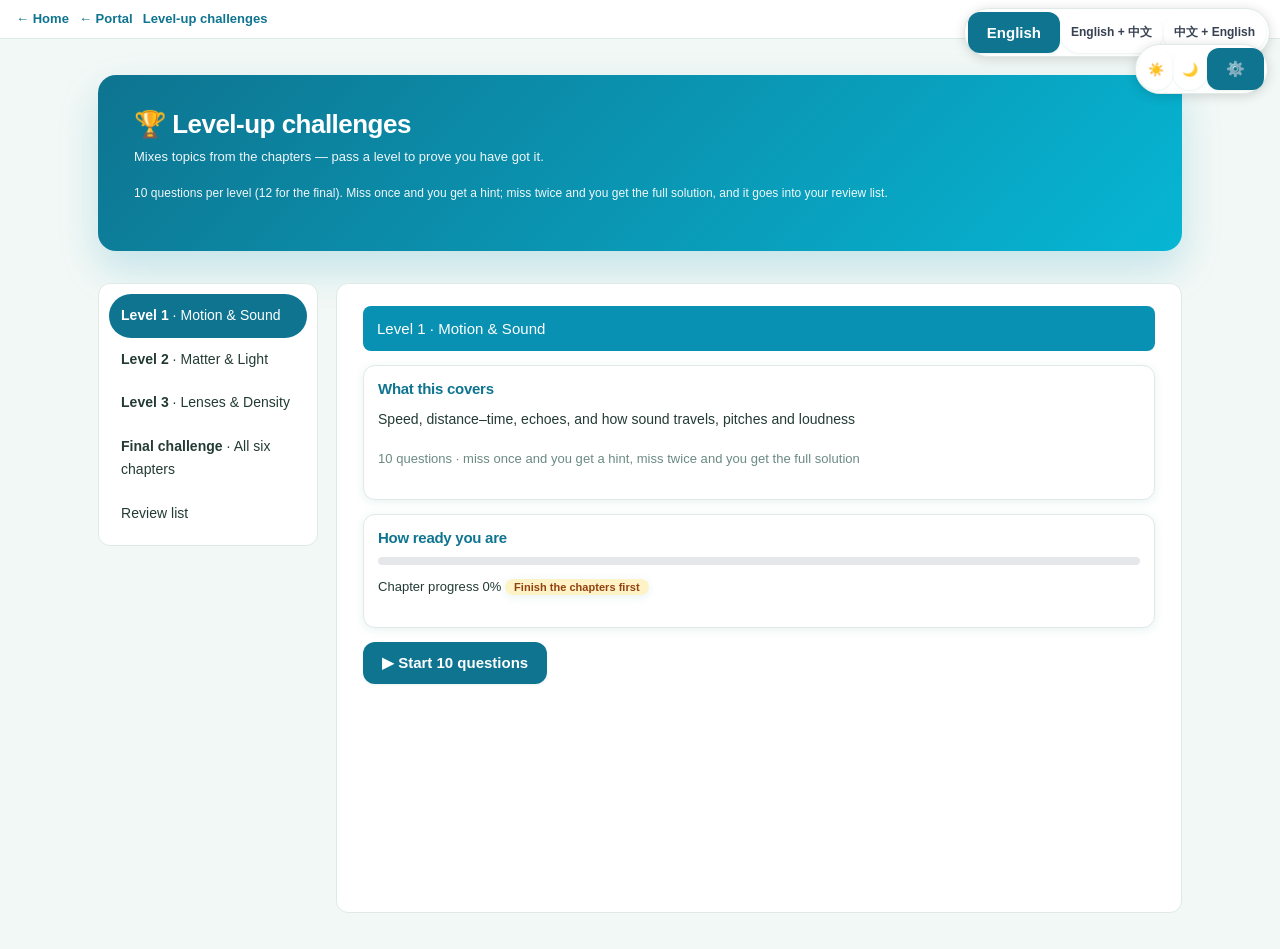
<file: unittests.html>
<!DOCTYPE html>
<html lang="en">
<head>
<meta charset="UTF-8">
<meta name="viewport" content="width=device-width,initial-scale=1.0">
<title>Level-up challenges · Grade 8 physics</title>
<style>
:root{
 --bg:#fafafa; --card:#fff; --line:#e5e7eb; --text:#1f2937; --muted:#5b6472;
 --accent:#0e7490; --ok:#15803d; --err:#b91c1c; --warn:#0e7490;
}
*{box-sizing:border-box;margin:0;padding:0}
body{font-family:-apple-system,BlinkMacSystemFont,"Segoe UI","PingFang SC",sans-serif;background:var(--bg);color:var(--text);line-height:1.6}
.topbar{background:#fff;border-bottom:1px solid var(--line);padding:8px 16px;font-size:13px;display:flex;gap:16px;align-items:center;position:sticky;top:0;z-index:99}
.topbar a{color:var(--accent);text-decoration:none;font-weight:600}
.wrap{display:grid;grid-template-columns:220px 1fr;gap:18px;max-width:1160px;margin:0 auto;padding:18px}
header{background:linear-gradient(135deg,var(--accent),var(--accent-2));color:#fff;padding:22px 26px;border-radius:14px;margin-bottom:14px;grid-column:1/-1}
header h1{font-size:22px;margin-bottom:4px}
header p{opacity:.92;font-size:13px}
nav{background:var(--card);border:1px solid var(--line);border-radius:12px;padding:10px;height:fit-content;position:sticky;top:60px}
.nav-i{padding:10px 12px;border-radius:8px;cursor:pointer;font-size:14px;display:flex;justify-content:space-between;align-items:center;gap:8px}
.nav-i:hover{background:#ecfeff}
.nav-i.on{background:var(--accent);color:#fff}
.nav-i .st{font-size:11px;opacity:.85}
main{background:var(--card);border:1px solid var(--line);border-radius:12px;padding:22px 26px;min-height:70vh}
.step{padding:10px 14px;background:var(--accent);color:#fff;border-radius:8px;margin-bottom:14px;font-size:15px}
.box{background:#f9fafb;border:1px solid var(--line);border-radius:10px;padding:14px;margin:14px 0}
.box h3{font-size:15px;margin-bottom:8px;color:var(--accent)}
.note{background:#fffbeb;border-left:3px solid var(--warn);padding:10px 14px;border-radius:6px;margin:10px 0;font-size:13px}
.q{margin:12px 0;padding:14px;background:#f9fafb;border-radius:8px;border-left:3px solid var(--accent)}
.q .q-text{font-size:15px;margin-bottom:6px}
.q .q-cn{font-size:12px;color:var(--muted);margin-bottom:10px}
.feedback{margin-top:8px;font-size:13px;padding:8px 10px;border-radius:6px;display:none}
.feedback.show{display:block}
.feedback.ok{background:#dcfce7;color:#166534}
.feedback.err{background:#fee2e2;color:#991b1b}
.feedback.warn{background:#fef3c7;color:#92400e}
.hint{background:#fef3c7;border-left:3px solid var(--warn);padding:10px 12px;border-radius:6px;margin:8px 0;font-size:13px;display:none}
.hint.show{display:block}
input[type=text]{padding:10px 12px;font-size:16px;border:1px solid var(--line);border-radius:8px;width:140px;font-family:inherit}
button{font-family:inherit;border:none;cursor:pointer;border-radius:8px;padding:8px 14px;font-size:14px;background:var(--accent);color:#fff}
button.secondary{background:#e5e7eb;color:var(--text)}
button.choice{display:block;width:100%;text-align:left;background:#fff;color:var(--text);border:1px solid var(--line);margin:6px 0}
button.choice:hover{background:#ecfeff;border-color:var(--accent)}
.progress{height:8px;background:#e5e7eb;border-radius:4px;overflow:hidden;margin:10px 0}
.progress div{height:100%;background:var(--accent);transition:width .3s}
.badge{font-size:11px;padding:2px 9px;border-radius:10px;background:#f3f4f6;color:var(--muted)}
.badge.ok{background:#dcfce7;color:#166534}
.badge.warn{background:#fef3c7;color:#92400e}
.badge.lock{background:#fee2e2;color:#991b1b}
table{width:100%;border-collapse:collapse;font-size:13px;margin-top:8px}
th,td{text-align:left;padding:7px 10px;border-bottom:1px solid var(--line)}
th{font-size:11px;color:var(--muted);font-weight:600}
.sol{font-family:"Courier New",monospace;background:#1f2937;color:#a5f3fc;padding:8px 12px;border-radius:6px;margin-top:8px;font-size:13px;white-space:pre-wrap}
/* ===== Language tiers (en / mix / zh) ===== */
.zh{display:none}
body.lang-en .zh{display:none}
body.lang-mix .zh{display:inline;font-size:.82em;margin-left:6px;font-weight:400}
body.lang-zh .en{display:inline;font-size:.78em;margin-left:6px;font-weight:400}
body.lang-zh .zh{display:inline}
header, header h1, header p, header .en, header .zh, header .src, header .sub, header .t, header .no{ color:#fff; }
header p, header .en, header .zh{ opacity:1; }
.ch .top, .ch .top .en, .ch .top .zh, .ch .top .no, .ch .top .t{ color:#fff; opacity:1; }

.langbar{position:fixed;top:8px;right:10px;z-index:300;display:inline-flex;align-items:center;background:#fff;border:1px solid var(--line);border-radius:999px;padding:3px;box-shadow:0 2px 12px rgba(0,0,0,.15)}
.langseg{display:inline-flex}
.langseg button:not(.on){background:transparent;color:#374151;border:none;padding:6px 11px;font-size:12px;cursor:pointer;font-family:inherit;border-radius:999px;white-space:nowrap}
.langseg button.on{background:var(--accent);color:#fff}
@media(max-width:680px){.langbar{top:6px;right:6px}.langseg button{padding:5px 8px;font-size:11px}}
body.lang-en .q .q-cn{display:none}
body.lang-zh .q .q-text{font-size:.82em;color:var(--muted);margin-bottom:6px}
body.lang-zh .q .q-cn{font-size:15px;color:var(--text);font-weight:600;margin-bottom:10px}

body.lang-mix h1 .en, body.lang-mix h1 .zh,
body.lang-mix h2 .en, body.lang-mix h2 .zh,
body.lang-mix h3 .en, body.lang-mix h3 .zh,
body.lang-mix h4 .en, body.lang-mix h4 .zh,
body.lang-mix p .en,  body.lang-mix p .zh,
body.lang-mix li .en, body.lang-mix li .zh,
body.lang-mix summary .en, body.lang-mix summary .zh,
body.lang-mix .step .en, body.lang-mix .step .zh,
body.lang-mix header .en, body.lang-mix header .zh,
body.lang-mix .hero .en, body.lang-mix .hero .zh,
body.lang-mix .ch .en, body.lang-mix .ch .zh,
body.lang-mix .ch .top .en, body.lang-mix .ch .top .zh,
body.lang-mix .welcome .en, body.lang-mix .welcome .zh,
body.lang-mix .note .en, body.lang-mix .note .zh { display: block; }
body.lang-mix h1 .zh, body.lang-mix h2 .zh, body.lang-mix h3 .zh, body.lang-mix h4 .zh,
body.lang-mix p .zh, body.lang-mix li .zh, body.lang-mix summary .zh,
body.lang-mix .step .zh, body.lang-mix header .zh, body.lang-mix .hero .zh,
body.lang-mix .ch .zh, body.lang-mix .ch .top .zh, body.lang-mix .welcome .zh,
body.lang-mix .note .zh { font-size: inherit; }

/* ===== Day / Night / Auto (follows the system by default) ===== */
:root{color-scheme:light}
@media (prefers-color-scheme: dark){
 :root:not([data-theme="light"]){
  color-scheme:dark;
  --bg:#0f172a;--card:#1e293b;--card2:#172033;--line:#334155;
  --text:#e5e7eb;--muted:#94a3b8;--ink:#e5e7eb;--mute:#94a3b8;
  --accent:#22d3ee;--ok:#4ade80;--err:#f87171;--warn:#fbbf24;--bad:#f87171;
 }
}
html[data-theme="dark"]{
 color-scheme:dark;
 --bg:#0f172a;--card:#1e293b;--card2:#172033;--line:#334155;
 --text:#e5e7eb;--muted:#94a3b8;--ink:#e5e7eb;--mute:#94a3b8;
 --accent:#22d3ee;--ok:#4ade80;--err:#f87171;--warn:#fbbf24;--bad:#f87171;
}
html[data-theme="light"]{color-scheme:light}
html[data-theme="dark"] body{background:var(--bg);color:var(--text)}
html[data-theme="dark"] main{background:var(--card);color:var(--text)}
html[data-theme="dark"] nav{background:var(--card)}
html[data-theme="dark"] .langbar,
html[data-theme="dark"] .chip:not(.on),
html[data-theme="dark"] .kp,
html[data-theme="dark"] .topbar,
html[data-theme="dark"] button.choice,
html[data-theme="dark"] .vid-item,
html[data-theme="dark"] .proof,
html[data-theme="dark"] .q{background:var(--card)}
html[data-theme="dark"] .stat,
html[data-theme="dark"] .box,
html[data-theme="dark"] .kp-c,
html[data-theme="dark"] .badge:not(.ok):not(.warn):not(.lock),
html[data-theme="dark"] .pbar,
html[data-theme="dark"] .nav-i:hover,
html[data-theme="dark"] input:disabled,
html[data-theme="dark"] .bars,
html[data-theme="dark"] .tag,
html[data-theme="dark"] .ltsw button{background:var(--card2)}
html[data-theme="dark"] .opt{background:var(--card);color:var(--text)}
html[data-theme="dark"] .opt:hover:not(:disabled),
html[data-theme="dark"] button.choice:hover{background:var(--card2);border-color:var(--accent)}
html[data-theme="dark"] .opt.sel-ok{background:#14532d;color:#bbf7d0;border-color:var(--ok)}
html[data-theme="dark"] .opt.sel-bad{background:#7f1d1d;color:#fecaca;border-color:var(--err)}
html[data-theme="dark"] button{color:#0f172a!important}
html[data-theme="dark"] .opt,
html[data-theme="dark"] button.choice,
html[data-theme="dark"] button.ghost,
html[data-theme="dark"] button.secondary,
html[data-theme="dark"] .langseg button:not(.on),
html[data-theme="dark"] .themseg button:not(.on){color:var(--text)!important}
html[data-theme="dark"] button.ghost,
html[data-theme="dark"] button.secondary{background:var(--card2)!important}
html[data-theme="dark"] .nav-i.on,
html[data-theme="dark"] .chip.on,
html[data-theme="dark"] .sel .num{color:#0f172a!important}
html[data-theme="dark"] .langseg button.on,
html[data-theme="dark"] .themseg button.on{color:#0f172a!important}
html[data-theme="dark"] .nav-i.on .st.ok,
html[data-theme="dark"] .nav-i.on .st.err{color:#0f172a!important}
html[data-theme="dark"] .chip.on .rec{color:#0f172a!important}
html[data-theme="dark"] .step{color:#083344!important}
html[data-theme="dark"] .ltsw button{color:#22d3ee!important}
html[data-theme="dark"] .welcome-cta .big{color:#fff!important}
html[data-theme="dark"] .fig,html[data-theme="dark"] .eqbox{color:#1f2937}
html[data-theme="dark"] .fig *{color:#1f2937!important}
html[data-theme="dark"] .eqbox .num{color:#0e7490!important}
html[data-theme="dark"] svg{background:#fff;border-radius:8px;padding:4px}
html[data-theme="dark"] .note,html[data-theme="dark"] .note *{color:#1f2937}
html[data-theme="dark"] .note strong,html[data-theme="dark"] .note b{color:#0e7490!important}
html[data-theme="dark"] .hint,html[data-theme="dark"] .hint *{color:#1f2937}
html[data-theme="dark"] .parents{background:var(--card)!important;color:var(--text);border-color:var(--line)!important}
html[data-theme="dark"] .parents .zh,html[data-theme="dark"] .parents .en,html[data-theme="dark"] .parents p,html[data-theme="dark"] .parents summary{color:var(--text)}
html[data-theme="dark"] input,html[data-theme="dark"] select,html[data-theme="dark"] textarea{
 background:var(--card2);color:var(--text);border-color:var(--line)}
html[data-theme="dark"] input::placeholder{color:var(--muted)}
html[data-theme="dark"] table th{color:var(--muted)}
.themebar{position:fixed;top:44px;right:12px;z-index:300;display:inline-flex;align-items:center;background:var(--card);border:1px solid var(--line);border-radius:999px;padding:3px;box-shadow:0 2px 12px rgba(0,0,0,.15)}
.themseg{display:inline-flex}
.themseg button:not(.on){background:transparent;color:var(--text);border:none;padding:5px 9px;font-size:13px;cursor:pointer;font-family:inherit;border-radius:999px;line-height:1}
.themseg button.on{background:var(--accent);color:#fff}
@media(max-width:680px){.themebar{top:36px;right:6px}.themseg button{padding:4px 7px;font-size:12px}}
</style>
<script>try{document.documentElement.setAttribute('data-theme',localStorage.getItem('phys8_theme')||'auto');}catch(e){}</script>
  <link rel="stylesheet" href="theme.css">
</head>
<body>

<div class="topbar">
 <a href="home.html" style="color:var(--accent);text-decoration:none;font-weight:600"><span class="zh">← 主页</span><span class="en">← Home</span></a>
 <a href="index.html"><span class="en">← Portal</span><span class="zh">← 网站首页</span></a>
 <a href="unittests.html"><span class="en">Level-up challenges</span><span class="zh">闯关挑战</span></a>
 <span style="margin-left:auto;font-size:11px;color:var(--muted)"><span class="en">Content from Khan Academy · CC BY-NC-SA</span><span class="zh">内容来自 Khan Academy · CC BY-NC-SA</span></span>
</div>

<div class="wrap">
<header>
 <h1><span class="en">🏆 Level-up challenges</span><span class="zh">🏆 闯关挑战</span></h1>
 <p><span class="en">Mixes topics from the chapters — pass a level to prove you have got it.</span><span class="zh">把各章的内容混在一起考——通过一关说明你真的掌握了。</span></p>
 <p style="margin-top:6px;font-size:12px"><span class="en">10 questions per level (12 for the final). Miss once and you get a hint; miss twice and you get the full solution, and it goes into your review list.</span><span class="zh">每关 10 题（期末 12 题）。错一次会给提示；错两次直接给完整解法，并自动收进复习清单。</span></p>
</header>
<div class="langbar" title="显示语言 · Language display — 随时可改 · change anytime">
 <span class="langseg">
  <button data-lang="en" onclick="setLang('en')">English</button>
  <button data-lang="mix" onclick="setLang('mix')">English + 中文</button>
  <button data-lang="zh" onclick="setLang('zh')">中文 + English</button>
 </span>
</div>
<div class="themebar" title="日间 / 夜间 / 自动 · Day / Night / Auto">
 <span class="themseg">
  <button data-theme="light" onclick="setTheme('light')" title="日间 · Day">☀️</button>
  <button data-theme="dark" onclick="setTheme('dark')" title="夜间 · Night">🌙</button>
  <button data-theme="auto" onclick="setTheme('auto')" title="自动跟随系统 · Auto">⚙️</button>
 </span>
</div>

<nav id="nav"></nav>
<main id="main"></main>
</div>

<script>
/* ================= Helpers ================= */
function ri(a,b){return Math.floor(Math.random()*(b-a+1))+a;}
function pick(a){return a[Math.floor(Math.random()*a.length)];}
function shuffle(a){a=a.slice();for(let i=a.length-1;i>0;i--){const j=Math.floor(Math.random()*(i+1));const t=a[i];a[i]=a[j];a[j]=t;}return a;}
function mkNum(q,zhq,ans,hint,sol){return {type:'num',q:q,zhq:zhq,ans:String(ans),hint:hint||'',sol:sol||''};}
function mkChoice(q,zhq,choices,ci,hint,sol,choicesZh){return {type:'choice',q:q,zhq:zhq,choices:choices,choicesZh:choicesZh||null,ans:String(choices[ci]),ci:ci,hint:hint||'',sol:sol||''};}
function shownChoices(qq){return (getLang()==='zh'&&qq.choicesZh)?qq.choicesZh:qq.choices;}
function isRight(qq,v){
 v=String(v).trim();
 if(qq.type==='choice'){
  const i=parseInt(v,10);
  if(!isNaN(i))return i===qq.ci;
  return v.toLowerCase()===String(qq.ans).toLowerCase();
 }
 let x;
 if(v.indexOf('/')>0){const p=v.split('/');x=parseFloat(p[0])/parseFloat(p[1]);}
 else x=parseFloat(v.replace(/[^0-9.\-]/g,''));
 if(isNaN(x))return false;
 return Math.abs(x-parseFloat(qq.ans))<1e-6;
}

/* ================= U1 · Motion & Sound (Ch01 + Ch02) ================= */
const G1=[
 ()=>{const v=ri(20,90),t=ri(1,6),d=v*t;return mkNum(`A car travels ${d} km in ${t} hours. What is its average speed in km/h?`,`一辆汽车 ${t} 小时行驶 ${d} km，平均速度是多少 km/h？`,v,
   `speed = distance ÷ time.`,`v = ${d} km ÷ ${t} h = ${v} km/h`);},
 ()=>{const v=ri(2,12),t=ri(3,20),d=v*t;return mkNum(`A runner covers ${d} m in ${t} s. What is the speed in m/s?`,`一名跑步者 ${t} 秒跑完 ${d} m，速度是多少 m/s？`,v,
   `speed = distance ÷ time.`,`v = ${d} m ÷ ${t} s = ${v} m/s`);},
 ()=>{const v=ri(10,80),t=ri(1,5),d=v*t;return mkNum(`A cyclist rides at ${v} km/h for ${t} hours. How far does she go (km)?`,`骑自行车以 ${v} km/h 的速度骑了 ${t} 小时，走了多少 km？`,d,
   `distance = speed × time.`,`d = ${v} km/h × ${t} h = ${d} km`);},
 ()=>{const v=ri(10,60),t=ri(2,8),d=v*t;return mkNum(`A train travels ${d} km at a steady ${v} km/h. How long does it take (hours)?`,`火车以匀速 ${v} km/h 行驶 ${d} km，需要多少小时？`,t,
   `time = distance ÷ speed.`,`t = ${d} km ÷ ${v} km/h = ${t} h`);},
 ()=>{const m=ri(2,20);return mkNum(`How many seconds are there in ${m} minutes?`,`${m} 分钟等于多少秒？`,60*m,
   `1 minute = 60 seconds.`,`${m} × 60 = ${60*m} s`);},
 ()=>{const k=ri(2,15);return mkNum(`How many metres are there in ${k} kilometres?`,`${k} 千米等于多少米？`,1000*k,
   `1 km = 1000 m.`,`${k} × 1000 = ${1000*k} m`);},
 ()=>{const t=ri(2,10);return mkNum(`You shout at a cliff and hear the echo ${t} s later. Sound travels 340 m/s. How far away is the cliff (m)?`,`对着悬崖喊一声，${t} 秒后听到回声。声速 340 m/s，悬崖离你多远（m）？`,170*t,
   `The sound goes to the cliff AND back, so the one-way distance is half of 340 × ${t}.`,`total path = 340 × ${t} = ${340*t} m; one-way = ${340*t} / 2 = ${170*t} m`);},
 ()=>{const t=ri(1,8);return mkNum(`You see lightning and hear thunder ${t} s later. How far away is the storm (m)? (speed of sound 340 m/s)`,`先看到闪电，${t} 秒后才听到雷声。风暴离你多远（m）？（声速 340 m/s）`,340*t,
   `distance = speed × time (light travel time is negligible).`,`d = 340 × ${t} = ${340*t} m`);},
 ()=>{const v=ri(5,25),t=ri(4,20),L=v*t;return mkNum(`A ${L} m-long train passes a fixed signal in ${t} s. Find its speed in m/s.`,`一列长 ${L} m 的火车经过一个固定信号用了 ${t} 秒，求它的速度 m/s`,v,
   `The whole train length must pass the point: distance = train length.`,`v = ${L} m ÷ ${t} s = ${v} m/s`);},
 ()=>{const V=ri(20,60),T=ri(4,12),D=V*T;const t1=ri(1,T-1),t2=T-t1;const d1=ri(10,D-10),d2=D-d1;return mkNum(`A car travels ${d1} m in ${t1} s, then ${d2} m in ${t2} s. Find the average speed for the whole trip (m/s).`,`一辆车先 ${t1} 秒走 ${d1} m，再 ${t2} 秒走 ${d2} m，全程平均速度是多少 m/s？`,V,
   `average speed = total distance ÷ total time.`,`total = ${d1}+${d2}=${D} m, ${t1}+${t2}=${T} s, v = ${D} / ${T} = ${V} m/s`);},
 ()=>mkChoice(`In which medium does sound travel the FASTEST?`,`声音在下列哪种介质中传播最快？`,['air','water','steel','vacuum'],2,
   `Sound needs particles to carry it; denser, more rigid materials pass vibrations faster.`,`Steel is rigid and dense → sound travels fastest in solids like steel`,['空气','水','钢铁','真空']),
 ()=>mkChoice(`Can sound travel through a vacuum (empty space with no matter)?`,`声音能在真空（没有任何物质的空间）中传播吗？`,['Yes','No'],1,
   `Sound is a mechanical wave — it needs a medium.`,`No medium → no sound; that is why space is silent`,['能','不能']),
 ()=>mkChoice(`A higher-pitched sound has a higher ___ .`,`音调更高的声音具有更大的____。`,['frequency','amplitude','speed','wavelength'],0,
   `Pitch is how we hear frequency.`,`Pitch ↔ frequency (not amplitude or speed)`,['频率','振幅','速度','波长']),
 ()=>mkChoice(`A louder sound has a larger ___ .`,`更响的声音具有更大的____。`,['amplitude','frequency','speed','wavelength'],0,
   `Loudness comes from the amplitude of the wave.`,`Loudness ↔ amplitude`,['振幅','频率','速度','波长']),
 ()=>{const f=ri(100,1000);return mkNum(`A tuning fork vibrates at ${f} Hz. How many complete vibrations does it make each second?`,`音叉以 ${f} Hz 振动，它每秒完成多少次完整振动？`,f,
   `Hz means "vibrations per second".`,`${f} Hz = ${f} vibrations per second`);},
 ()=>mkChoice(`Sound with a frequency above ___ Hz is called ultrasound.`,`频率超过____ Hz 的声波称为超声波。`,['20000','20','2000','200000'],0,
   `Human hearing is roughly 20 Hz – 20000 Hz; above that is ultrasound.`,`Above 20000 Hz → ultrasound`,['20000','20','2000','200000']),
];

/* ================= U2 · Matter & Light (Ch03 + Ch04) ================= */
const G2=[
 ()=>mkChoice(`At standard atmospheric pressure, water boils at ___ °C.`,`在标准大气压下，水的沸点是____°C。`,['100','0','50','212'],0,
   `Water boils at 100 °C (212 °F) at 1 atm.`,`Boiling point of water = 100 °C`,['100','0','50','212']),
 ()=>mkChoice(`At standard atmospheric pressure, water freezes at ___ °C.`,`在标准大气压下，水的凝固点是____°C。`,['0','100','-10','50'],0,
   `Water freezes / melts at 0 °C.`,`Freezing point of water = 0 °C`,['0','100','-10','50']),
 ()=>{const T=ri(20,80),T2=T+ri(40,120);let temp,ans,stDesc;const r=ri(0,2);
   if(r===0){temp=T-ri(5,15);ans='solid';stDesc='below '+T+' °C';}
   else if(r===1){temp=ri(T+1,T2-1);ans='liquid';stDesc='between '+T+' and '+T2+' °C';}
   else{temp=T2+ri(5,40);ans='gas';stDesc='above '+T2+' °C';}
   const CH=['solid','liquid','gas'];
   return mkChoice(`Substance X melts at ${T} °C and boils at ${T2} °C. At ${temp} °C it is a ___ .`,
     `物质 X 熔点 ${T} °C、沸点 ${T2} °C。在 ${temp} °C 时它是____。`,
     CH,CH.indexOf(ans),
     `Below the melting point it is solid; between melting and boiling it is liquid; above boiling it is gas.`,
     `${temp} °C is ${stDesc} (so it is ${ans})`,['固体','液体','气体']);},
 ()=>mkChoice(`While ice is melting, its temperature ___ .`,`冰在熔化过程中，温度____。`,['stays the same','keeps rising','keeps falling','drops to 0 °C'],0,
   `During a phase change the temperature stays constant.`,`Phase change → temperature constant`,['保持不变','持续上升','持续下降','降到 0°C']),
 ()=>mkChoice(`While water is boiling, its temperature ___ .`,`水沸腾时，温度____。`,['stays the same','keeps rising','keeps falling','reaches 50 °C'],0,
   `During boiling the temperature stays at the boiling point.`,`Boiling → temperature constant`,['保持不变','持续上升','持续下降','达到 50°C']),
 ()=>mkChoice(`Evaporation can happen ___ .`,`蒸发可以发生在____。`,['at any temperature','only at 100 °C','only in winter','only under pressure'],0,
   `Evaporation is surface-only and occurs at any temperature.`,`Evaporation occurs at any temperature`,['任何温度下','只在 100°C','只在冬天','只在高压下']),
 ()=>mkChoice(`Dry ice (solid CO₂) turning directly into gas is called ___ .`,`干冰（固态二氧化碳）直接变成气体，称为____。`,['sublimation','melting','condensation','boiling'],0,
   `Solid → gas with no liquid stage is sublimation.`,`Solid → gas directly = sublimation`,['升华','熔化','液化','沸腾']),
 ()=>{const a=ri(10,80);return mkNum(`A light ray hits a mirror. The angle of incidence is ${a}°. What is the angle of reflection (°)?`,`一束光射向镜子，入射角是 ${a}°，反射角是多少度？`,a,
   `The law of reflection: angle of incidence = angle of reflection.`,`angle of reflection = ${a}°`);},
 ()=>{const a=ri(10,80),inc=90-a;return mkNum(`A ray meets a mirror making ${a}° with the mirror surface. What is the angle of incidence (°)?`,`一束光与镜面成 ${a}° 角入射，入射角是多少度？`,inc,
   `Angle of incidence is measured from the normal (perpendicular to the surface): 90° − ${a}°.`,`incidence = 90° − ${a}° = ${inc}°`);},
 ()=>mkChoice(`A plane (flat) mirror forms a ___ image.`,`平面镜成的是____像。`,['virtual','real','inverted','magnified'],0,
   `A plane mirror image cannot be projected on a screen → virtual.`,`Plane mirror → virtual, upright, same size`,['虚','实','倒立','放大']),
 ()=>mkChoice(`When light passes from air into water (a denser medium), it bends ___ the normal.`,`光从空气进入水（更密的介质）时，会向法线____偏折。`,['toward','away from'],0,
   `Entering a denser medium slows light, bending it toward the normal.`,`Denser medium → bend toward normal`,['靠拢','远离']),
 ()=>mkChoice(`Light travels fastest in ___ .`,`光在____中传播最快。`,['vacuum','water','glass','diamond'],0,
   `Light slows in matter; it is fastest in empty space.`,`Fastest in vacuum`,['真空','水','玻璃','钻石']),
 ()=>mkChoice(`White light splits into about ___ colours when it passes through a prism.`,`白光通过棱镜后会分成大约____种颜色。`,['7','3','5','infinite'],0,
   `A prism disperses white light into the visible spectrum (the rainbow).`,`Prism → about 7 colours (the rainbow)`,['7','3','5','无数']),
 ()=>mkChoice(`A material that blocks all light is called ___ .`,`完全挡住光线的材料称为____。`,['opaque','transparent','translucent','reflective'],0,
   `Opaque lets no light through; transparent lets most through.`,`Blocks all light → opaque`,['不透明','透明','半透明','反光']),
 ()=>mkChoice(`Light travels ___ than sound.`,`光的传播比声音____。`,['much faster','much slower','at the same speed','only underwater'],0,
   `Light ≈ 3×10⁸ m/s; sound ≈ 340 m/s in air.`,`Light is far faster than sound`,['快得多','慢得多','一样快','只在水下']),
];

/* ================= U3 · Lenses & Density (Ch05 + Ch06) ================= */
const G3=[
 ()=>{const rho=ri(1,10),V=ri(5,40),m=rho*V;return mkNum(`A block has mass ${m} g and volume ${V} cm³. What is its density (g/cm³)?`,`一块物体质量 ${m} g、体积 ${V} cm³，密度是多少 g/cm³？`,rho,
   `density = mass ÷ volume.`,`ρ = ${m} g ÷ ${V} cm³ = ${rho} g/cm³`);},
 ()=>{const rho=ri(1,10),V=ri(5,40),m=rho*V;return mkNum(`A substance has density ${rho} g/cm³ and volume ${V} cm³. What is its mass (g)?`,`某种物质密度 ${rho} g/cm³、体积 ${V} cm³，质量是多少 g？`,m,
   `mass = density × volume.`,`m = ${rho} × ${V} = ${m} g`);},
 ()=>{const rho=ri(1,10),V=ri(5,40),m=rho*V;return mkNum(`An object has mass ${m} g and density ${rho} g/cm³. What is its volume (cm³)?`,`一个物体质量 ${m} g、密度 ${rho} g/cm³，体积是多少 cm³？`,V,
   `volume = mass ÷ density.`,`V = ${m} g ÷ ${rho} = ${V} cm³`);},
 ()=>{const rho=ri(2,20)/10;const sink=rho>=1;return mkChoice(`An object has density ${rho.toFixed(1)} g/cm³. Water is 1.0 g/cm³. Does it float or sink?`,`一个物体密度 ${rho.toFixed(1)} g/cm³，水是 1.0 g/cm³。它漂浮还是下沉？`,['float','sink'],sink?1:0,
   `If density > water it sinks; if less it floats.`,`${rho.toFixed(1)} ${sink?'>':'<'} 1.0 → ${sink?'sinks':'floats'}`,['漂浮','下沉']);},
 ()=>mkChoice(`1 g/cm³ is equal to how many kg/m³?`,`1 g/cm³ 等于多少 kg/m³？`,['1000','1','100','10000'],0,
   `1 g/cm³ = 1000 kg/m³.`,`1 g/cm³ = 1000 kg/m³`,['1000','1','100','10000']),
 ()=>mkChoice(`A ___ lens converges (brings together) parallel light rays.`,`____透镜会把平行光线会聚（收拢）起来。`,['convex','concave'],0,
   `A convex (converging) lens bulges outward.`,`Convex = converging`,['凸','凹']),
 ()=>mkChoice(`A ___ lens diverges (spreads out) parallel light rays.`,`____透镜会把平行光线发散（散开）开。`,['concave','convex'],0,
   `A concave (diverging) lens is thinner in the middle.`,`Concave = diverging`,['凹','凸']),
 ()=>{const f=ri(5,30);return mkNum(`A converging lens has focal length ${f} cm. Parallel rays meet at the focal point — how far from the lens (cm)?`,`一个会聚透镜焦距 ${f} cm。平行光线会聚在焦点上——离透镜多远（cm）？`,f,
   `The focal length is the distance from the lens to the focal point.`,`distance = focal length = ${f} cm`);},
 ()=>mkChoice(`Nearsightedness (myopia) is corrected with a ___ lens.`,`近视用____透镜矫正。`,['concave','convex'],0,
   `Myopia: the eye focuses in front of the retina → a diverging (concave) lens helps.`,`Myopia → concave lens`,['凹','凸']),
 ()=>mkChoice(`Farsightedness (hyperopia) is corrected with a ___ lens.`,`远视用____透镜矫正。`,['convex','concave'],0,
   `Hyperopia: the eye focuses behind the retina → a converging (convex) lens helps.`,`Hyperopia → convex lens`,['凸','凹']),
 ()=>{const ho=ri(1,6),M=ri(2,5),hi=ho*M;return mkNum(`An object is ${ho} cm tall and its image is ${hi} cm tall. What is the magnification?`,`一个物体高 ${ho} cm，像高 ${hi} cm，放大倍数是多少？`,M,
   `magnification = image height ÷ object height.`,`M = ${hi} ÷ ${ho} = ${M}`);},
 ()=>mkChoice(`An object placed INSIDE the focal length of a convex lens forms a ___ image.`,`把物体放在凸透镜的焦点以内，会成____像。`,['virtual and magnified','real and inverted','real and same size','virtual and smaller'],0,
   `Inside the focal length, a convex lens acts like a magnifying glass.`,`Inside f → virtual, upright, magnified`,['正立放大的虚','倒立实','等大实','正立缩小虚']),
 ()=>mkChoice(`An image that can be caught on a screen is a ___ image.`,`能被屏幕接住（投射）的像是____像。`,['real','virtual'],0,
   `Only real images can be projected on a screen.`,`Screen-catching → real image`,['实','虚']),
];

/* ================= Unit definitions ================= */
const UNITS=[
 {id:'u1',n:'Level 1',en:'Motion & Sound',cz:'运动与声',G:G1,q:10,color:'#0891b2',why:'Speed, distance–time, echoes, and how sound travels, pitches and loudness'},
 {id:'u2',n:'Level 2',en:'Matter & Light',cz:'物态变化与光',G:G2,q:10,color:'#155e75',why:'Melting and boiling, phase change, reflection, refraction and dispersion'},
 {id:'u3',n:'Level 3',en:'Lenses & Density',cz:'透镜与密度',G:G3,q:10,color:'#0891b2',why:'Density calculations, floating and sinking, lenses, magnification and eye correction'},
 {id:'fin',n:'Final challenge',en:'All six chapters',cz:'全部六章',G:null,q:12,color:'#0e7490',why:'A mix of questions from every chapter — like a final exam run-through'},
];

function buildQ(u){
 let pool;
 if(u.id==='fin'){pool=[];[G1,G2,G3].forEach(G=>{shuffle(G).slice(0,4).forEach(f=>pool.push(f));});}
 else{const G=u.G;pool=shuffle(G).slice(0,Math.min(u.q,G.length));
   while(pool.length<u.q)pool.push(pick(G));}
 return shuffle(pool).map(f=>f());
}

/* ================= State (phys8_ prefix, shared with home.html) ================= */
const KEY='phys8_unit_state',WKEY='phys8_wrong';
function US(){try{return JSON.parse(localStorage.getItem(KEY))||{};}catch(e){return {};}}
function saveUS(o){try{localStorage.setItem(KEY,JSON.stringify(o));}catch(e){}}
function WB(){try{return JSON.parse(localStorage.getItem(WKEY))||[];}catch(e){return [];}}
function saveWB(a){try{localStorage.setItem(WKEY,JSON.stringify(a));}catch(e){}}
const KP={ch01:4,ch02:5,ch03:5,ch04:5,ch05:5,ch06:4};
function chState(k){try{return JSON.parse(localStorage.getItem('phys8_'+k+'_state'))||{};}catch(e){return {};}}
function lvl(s){if(!s)return 0;const p=s.prac||{};if(s.done)return 4;if(p.tot>=5&&p.ok/p.tot>=0.8)return 3;if(p.tot>0)return 2;if(Object.keys(s.vid||{}).length)return 1;if(s.diag!==null&&s.diag!==undefined)return 1;return 0;}
function chPct(k){const S=chState(k);const ids=Object.keys(S).filter(x=>x!=='test');if(!ids.length)return 0;let sum=0;ids.forEach(id=>{const s=S[id]||{};sum+=lvl(s);});return sum/(KP[k]*4);}
function readyPct(u){
 if(u.id==='fin'){const ks=['ch01','ch02','ch03','ch04','ch05','ch06'];return ks.reduce((a,k)=>a+chPct(k),0)/6;}
 if(u.id==='u1')return (chPct('ch01')+chPct('ch02'))/2;
 if(u.id==='u2')return (chPct('ch03')+chPct('ch04'))/2;
 if(u.id==='u3')return (chPct('ch05')+chPct('ch06'))/2;
 return 0;
}

/* ================= Render ================= */
let cur=UNITS[0].id;
function renderNav(){
 const U=US(),W=WB().filter(w=>w.due<=Date.now()).length;
 let h=UNITS.map(u=>{const st=U[u.id];
  const badge=st?`<span class="st">${st.ok}/${st.tot}</span>`:'';
  return `<div class="nav-i ${cur===u.id?'on':''}" data-u="${u.id}"><span><b>${u.n}</b> · <span class="en">${u.en}</span><span class="zh">${u.cz}</span></span>${badge}</div>`;}).join('');
 h+=`<div class="nav-i ${cur==='wrong'?'on':''}" data-u="wrong"><span><span class="en">Review list</span><span class="zh">复习清单</span></span>${W?`<span class="st">${W}</span>`:''}</div>`;
 const nav=document.getElementById('nav');nav.innerHTML=h;
 nav.querySelectorAll('[data-u]').forEach(n=>n.onclick=()=>{cur=n.dataset.u;render();});
}

function intro(el,u){
 const U=US(),st=U[u.id],rp=readyPct(u);
 const hist=(st&&st.history)?st.history.slice(-5).reverse():[];
 el.innerHTML=`
  <div class="step" style="background:${u.color}"><span class="en">${u.n} · ${u.en}</span><span class="zh">${u.n} · ${u.cz}</span></div>
  <div class="box"><h3><span class="en">What this covers</span><span class="zh">这一关考什么</span></h3>
   <p style="font-size:14px">${u.why}</p>
   <p style="font-size:13px;color:var(--muted);margin-top:6px"><span class="en">${u.q} questions · miss once and you get a hint, miss twice and you get the full solution</span><span class="zh">${u.q} 道题 · 错一次给提示，错两次给完整解法</span></p>
  </div>
  <div class="box"><h3><span class="en">How ready you are</span><span class="zh">你准备得怎么样</span></h3>
   <div class="progress"><div style="width:${Math.round(rp*100)}%;background:${u.color}"></div></div>
   <p style="font-size:13px"><span class="en">Chapter progress ${Math.round(rp*100)}%</span><span class="zh">章节进度 ${Math.round(rp*100)}%</span>  ${rp>=0.6?'<span class="badge ok"><span class="en">Ready to try</span><span class="zh">可以来试试</span></span>':'<span class="badge warn"><span class="en">Finish the chapters first</span><span class="zh">先把章节学完</span></span>'}</p>
  </div>
  ${st?`<div class="box"><h3><span class="en">Last score</span><span class="zh">上次成绩</span></h3><table><tr><th><span class="en">Date</span><span class="zh">日期</span></th><th><span class="en">Score</span><span class="zh">得分</span></th><th><span class="en">Result</span><span class="zh">结果</span></th></tr>
   ${hist.map(x=>`<tr><td>${x.date}</td><td>${x.ok}/${x.tot}</td><td>${x.ok/x.tot>=0.8?'<span class="badge ok"><span class="en">Excellent</span><span class="zh">全对</span></span>':(x.ok/x.tot>=0.6?'<span class="badge warn"><span class="en">Fair</span><span class="zh">还不错</span></span>':'<span class="badge lock"><span class="en">More practice</span><span class="zh">多练练</span></span>')}</td></tr>`).join('')}
   <tr><td colspan="3" style="font-size:12px;color:var(--muted)"><span class="en">Best:</span><span class="zh">最佳：</span> ${st.best!=null?st.best+'/'+u.q:'—'}</td></tr></table></div>`:''}
  <div style="margin-top:14px"><button id="start"><span class="en">▶ Start ${u.q} questions</span><span class="zh">▶ 开始 ${u.q} 道题</span></button></div>`;
 el.querySelector('#start').onclick=()=>run(el,u);
}

function run(el,u){
 const qs=buildQ(u);let i=0,ok=0,tries=0;
 const draw=()=>{
  if(i>=qs.length){finish(el,u,ok,qs.length);return;}
  const qq=qs[i];
  el.innerHTML=`<div class="step" style="background:${u.color}"><span class="en">${u.n} · ${u.en} · question ${i+1} / ${qs.length} · ${ok} correct</span><span class="zh">${u.n} · ${u.cz} · 第 ${i+1} / ${qs.length} 题 · 对了 ${ok} 道</span></div>
   <div class="progress"><div style="width:${i/qs.length*100}%"></div></div>
   <div class="q"><div class="q-text">${qq.q}</div><div class="q-cn">${qq.zhq}</div>
    ${qq.type==='choice'
      ?`<div id="cs">${shownChoices(qq).map((c,j)=>`<button class="choice" data-j="${j}">${String.fromCharCode(65+j)}. ${c}</button>`).join('')}</div>`
      :`<div style="display:flex;gap:8px"><input type="text" id="ai" placeholder="answer"><button id="sb"><span class="en">Submit</span><span class="zh">提交</span></button></div>`}
    <div class="hint" id="ht"></div><div class="feedback" id="fb"></div></div>`;
  const fb=el.querySelector('#fb'),ht=el.querySelector('#ht');
  tries=0;
  const submit=(v)=>{
   if(isRight(qq,v)){
    fb.className='feedback show ok';fb.innerHTML='✓ <span class="en">Correct</span><span class="zh">答对</span>';
    i++;setTimeout(draw,650);
   }else if(tries===0){
    tries++;ht.className='hint show';ht.innerHTML='<b><span class="en">Hint:</span><span class="zh">提示：</span></b>'+qq.hint;
    fb.className='feedback show warn';fb.innerHTML='✗ <span class="en">Try again</span><span class="zh">再试一次</span>';
   }else{
    fb.className='feedback show err';
    fb.innerHTML=`✗ <span class="en">The answer is</span><span class="zh">答案是</span> <b>${qq.ans}</b>`+(qq.sol?`<div class="sol">${qq.sol}</div>`:'');
    addWrong(u,qq);
    i++;setTimeout(draw,2600);
   }
  };
  if(qq.type==='choice'){el.querySelectorAll('#cs button').forEach(b=>b.onclick=()=>{ok0(b.dataset.j);});
   function ok0(j){el.querySelectorAll('#cs button').forEach(b=>b.disabled=true);submit(j);}}
  else{const inp=el.querySelector('#ai');inp.focus();
   el.querySelector('#sb').onclick=()=>submit(inp.value);inp.onkeydown=e=>{if(e.key==='Enter')submit(inp.value);};}
 };
 draw();
}

function finish(el,u,ok,tot){
 const U=US();const prev=U[u.id]||{best:0,history:[]};
 const today=new Date().toISOString().slice(0,10);
 const best=Math.max(prev.best||0,ok);
 const hist=(prev.history||[]).concat([{ok:ok,tot:tot,date:today}]).slice(-5);
 U[u.id]={ok:ok,tot:tot,date:today,best:best,history:hist};saveUS(U);
 const p=ok/tot;
 const lvl=p>=0.8?['Excellent — all correct!','var(--ok)','全对！']:(p>=0.6?['Solid — go over the misses once more.','var(--warn)','还不错，把错的再过一遍']:['More practice — go back to the chapters and drill those topics.','var(--err)','多练练，回章节把那些知识点刷熟练']);
 el.innerHTML=`<div class="step" style="background:${lvl[1]}"><span class="en">Score · ${ok} / ${tot}</span><span class="zh">得分 · ${ok} / ${tot}</span></div>
  <div class="box"><h3 style="color:${lvl[1]}"><span class="en">${lvl[0]}</span><span class="zh">${lvl[2]}</span></h3>
   <p style="font-size:14px"><span class="en">Accuracy ${Math.round(p*100)}% · best ever ${best}/${tot}</span><span class="zh">正确率 ${Math.round(p*100)}% · 最佳 ${best}/${tot}</span></p>
  </div>
  ${p<0.8?`<div class="note"><strong><span class="en">Next:</span><span class="zh">下一步：</span></strong> <span class="en">misses go into your Review list automatically — click "Review list" on the left, or go back to the chapters and drill those topics.</span><span class="zh">错题会自动进复习清单——点左边的「复习清单」，或者回章节把那些知识点刷熟练。</span></div>`:''}
  <div style="margin-top:14px;display:flex;gap:8px"><button id="again"><span class="en">Practise again (new questions)</span><span class="zh">再练一次（新题）</span></button><button class="secondary" id="back"><span class="en">Back</span><span class="zh">返回</span></button></div>`;
 el.querySelector('#again').onclick=()=>run(el,u);
 el.querySelector('#back').onclick=()=>render();
 renderNav();
}

/* ================= Review list ================= */
function addWrong(u,qq){
 const W=WB();
 const exist=W.find(w=>w.q===qq.q);
 if(exist){exist.ts=Date.now();exist.due=Date.now();exist.int=0;saveWB(W);return;}
 W.push({u:u.id,un:u.n,q:qq.q,zhq:qq.zhq,ans:qq.ans,sol:qq.sol,type:qq.type,choices:qq.choices||null,choicesZh:qq.choicesZh||null,ci:qq.ci,
  ts:Date.now(),due:Date.now(),int:0,rep:0});
 saveWB(W);
}
function renderWrong(el){
 const due=WB().filter(w=>w.due<=Date.now());
 if(!due.length){
  el.innerHTML=`<div class="step"><span class="en">Review list</span><span class="zh">复习清单</span></div>
   <div class="note" style="background:#dcfce7;border-color:var(--ok)"><strong><span class="en">Nothing to review right now.</span><span class="zh">暂时没有要复习的。</span></strong><br>
   <span class="en">Questions you miss twice in the challenges land here. Get one right and it comes back in 1 day, then 2, then 4, then 8 before it is filed away.</span><span class="zh">闯关里错两次的题会进这里。答对一次，过 1 天、2 天、4 天、8 天再来，连对三次就归档。</span></div>
   <div style="margin-top:12px"><button class="secondary" onclick="render()"><span class="en">Back</span><span class="zh">返回</span></button></div>`;
  return;
 }
 let i=0;
 const draw=()=>{
  if(i>=due.length){el.innerHTML=`<div class="step"><span class="en">That is all ${due.length} of them for now</span><span class="zh">这 ${due.length} 道都复习完啦</span></div>
    <div class="note" style="background:#dcfce7;border-color:var(--ok)"><strong><span class="en">Nice work!</span><span class="zh">真棒！</span></strong> <span class="en">Three correct and it is filed away.</span><span class="zh">连对三次就归档。</span></div>
    <div style="margin-top:12px"><button class="secondary" id="b2"><span class="en">Back</span><span class="zh">返回</span></button></div>`;
   el.querySelector('#b2').onclick=()=>render();renderNav();return;}
  const w=due[i];const u=UNITS.find(x=>x.id===w.u)||UNITS[0];
  const qq={type:w.type,q:w.q,zhq:w.zhq,ans:w.ans,choices:w.choices,choicesZh:w.choicesZh||null,ci:w.ci,sol:w.sol,hint:''};
  let tries=0;
  el.innerHTML=`<div class="step"><span class="en">Review · ${i+1} / ${due.length} · from ${u.n}</span><span class="zh">复习 · 第 ${i+1} / ${due.length} 题 · 来自 ${u.n}</span></div>
   <div class="q"><div class="q-text">${w.q}</div><div class="q-cn">${w.zhq}</div>
    ${w.type==='choice'?`<div id="cs">${((getLang()==='zh'&&w.choicesZh)?w.choicesZh:(w.choices||[])).map((c,j)=>`<button class="choice" data-j="${j}">${String.fromCharCode(65+j)}. ${c}</button>`).join('')}</div>`
     :`<div style="display:flex;gap:8px"><input type="text" id="ai"><button id="sb"><span class="en">Submit</span><span class="zh">提交</span></button></div>`}
    <div class="feedback" id="fb"></div></div>`;
  const fb=el.querySelector('#fb');
  const submit=(v)=>{
   if(isRight(qq,v)){
    const W=WB();const t=W.find(x=>x.q===w.q&&x.ts===w.ts);
    if(t){t.rep=(t.rep||0)+1;t.int=Math.max(1,(t.int||0)*2)||1;t.due=Date.now()+t.int*86400000;
      if(t.int>=8)W.splice(W.indexOf(t),1);saveWB(W);}
    fb.className='feedback show ok';fb.innerHTML=`✓ <span class="en">Correct — ${t&&t.int?('next review in '+t.int+' days'):'filed away'}</span><span class="zh">答对 — ${t&&t.int?('下次复习在 '+t.int+' 天后'):'已归档'}</span>`;
    i++;setTimeout(draw,1200);
   }else if(tries===0){tries++;fb.className='feedback show warn';fb.innerHTML='✗ <span class="en">Try again</span><span class="zh">再试一次</span>';}
   else{
    fb.className='feedback show err';fb.innerHTML=`✗ <span class="en">The answer is</span><span class="zh">答案是</span> <b>${w.ans}</b>`+(w.sol?`<div class="sol">${w.sol}</div>`:'');
    const W=WB();const t=W.find(x=>x.q===w.q&&x.ts===w.ts);
    if(t){t.int=0;t.due=Date.now();saveWB(W);}
    i++;setTimeout(draw,2600);
   }
  };
  if(w.type==='choice'){el.querySelectorAll('#cs button').forEach(b=>b.onclick=()=>{el.querySelectorAll('#cs button').forEach(x=>x.disabled=true);submit(b.dataset.j);});}
  else{const inp=el.querySelector('#ai');inp.focus();el.querySelector('#sb').onclick=()=>submit(inp.value);
   inp.onkeydown=e=>{if(e.key==='Enter')submit(inp.value);};}
 };
 draw();
}

/* ================= Main render ================= */
function render(){
 const main=document.getElementById('main');renderNav();
 if(cur==='wrong'){renderWrong(main);return;}
 intro(main,UNITS.find(u=>u.id===cur));
}
render();

/* deep link support: ?u=u2 from home.html */
(function(){const g=new URLSearchParams(location.search).get('u');
 if(g&&UNITS.some(u=>u.id===g)){cur=g;render();}})();

/* ================= Language tier (en / mix / zh) ================= */
const LKEY='phys8_lang';
function getLang(){return localStorage.getItem(LKEY)||'en';}
function setLang(l){localStorage.setItem(LKEY,l);applyLang();}
function applyLang(){
 const l=getLang();
 document.body.className=(' '+document.body.className+' ').replace(/\s+lang-(en|mix|zh)\b/g,' ').trim();
 if(l==='mix'||l==='zh')document.body.classList.add('lang-'+l);
 document.querySelectorAll('.langseg button').forEach(b=>{b.classList.toggle('on',b.dataset.lang===l);});
}
applyLang();
</script>
<script>
var TKEY='phys8_theme';
function getTheme(){try{return localStorage.getItem(TKEY)||'auto';}catch(e){return 'auto';}}
function setTheme(t){try{localStorage.setItem(TKEY,t);}catch(e){}applyTheme();}
function applyTheme(){
 var t=getTheme();
 document.documentElement.setAttribute('data-theme',t);
 var bs=document.querySelectorAll('.themseg button');
 for(var i=0;i<bs.length;i++){
  var on=(bs[i].getAttribute('data-theme')===t);
  if(on){bs[i].classList.add('on');}else{bs[i].classList.remove('on');}
 }
}
applyTheme();
try{var mq=window.matchMedia('(prefers-color-scheme: dark)');if(mq&&mq.addEventListener){mq.addEventListener('change',function(){if(getTheme()==='auto'){applyTheme();}});}}catch(e){}
</script>
</body>
</html>
</file>
<file: theme.css>
/* ============================================================
   Cambridge-inspired elevation layer — PHYSICS (cyan/teal identity)
   ADDITIVE & reversible: loaded AFTER each page's inline <style>,
   so these rules win ties without !important. Uses only existing
   CSS variables + a few new ones, adapts to day/night + the
   en / mix / zh language tiers. No logic is touched.
   Per-subject colour is the headline fix: PHYSICS = cyan/teal, so
   it never gets confused with MATH (amber/orange).
   ============================================================ */

:root{
  /* ---- PHYSICS brand identity (cyan / teal) ---- */
  --accent:#0e7490;          /* cyan-700 — primary actions, links, rules */
  --accent-2:#06b6d4;        /* cyan-500 — header gradient companion */
  --accent-press:#155e75;    /* cyan-800 — pressed/hover */
  --accent-soft:rgba(14,116,144,.10);   /* tinted fills / badges */
  --accent-soft2:rgba(14,116,144,.16);
  --accent-bg:rgba(14,116,144,.10);   /* 青芒 KPI tile fill — tinted brand panel */
  /* ---- canvas + surfaces (QingMang-style warm mint canvas) ---- */
  --bg:#f2f8f6;              /* soft mint canvas — 青芒 #F2F8F6 的物理版 */
  --card:#ffffff;
  --card2:#f5fbfa;
  --line:#dfeae7;            /* hairline borders, tinted toward the brand */
  --text:#243b35;            /* deep ink green — 青芒 #243b35 */
  --muted:#6b8a82;           /* 青芒 #6b8a82 */
  /* ---- shape + depth (Cambridge: calm, lots of air, soft shadow) ---- */
  --radius:18px;
  --radius-sm:12px;
  --font:-apple-system,BlinkMacSystemFont,"Segoe UI",Roboto,"PingFang SC","Noto Sans SC","Noto Sans CJK SC","Source Han Sans SC","Hiragino Sans GB","Microsoft YaHei",sans-serif;
  /* QingMang signature: shadows are TINTED with the brand hue, not neutral grey */
  --shadow-sm:0 1px 2px rgba(31,140,124,.06),0 1px 3px rgba(31,140,124,.05);
  --shadow:0 2px 10px rgba(31,140,124,.10);
  --shadow-lg:0 18px 40px rgba(8,145,178,.20);
}

/* ---------- keep PHYSICS identity in dark mode too ---------- */
html[data-theme="dark"]{
  --accent:#22d3ee; --accent-2:#67e8f9; --accent-press:#06b6d4;
  --accent-soft:rgba(34,211,238,.16); --accent-soft2:rgba(34,211,238,.24); --accent-bg:rgba(34,211,238,.14);
  --card:#1e293b; --card2:#172033; --line:#334155;
  --text:#e2e8f0; --muted:#94a3b8;
}
@media (prefers-color-scheme:dark){
  :root:not([data-theme="light"]){
    --accent:#22d3ee; --accent-2:#67e8f9; --accent-press:#06b6d4;
    --accent-soft:rgba(34,211,238,.16); --accent-soft2:rgba(34,211,238,.24); --accent-bg:rgba(34,211,238,.14);
    --card:#1e293b; --card2:#172033; --line:#334155;
    --text:#e2e8f0; --muted:#94a3b8;
  }
}

/* ---------- dark mode: force dark ink on cyan-background elements (contrast) ---------- */
/* In dark mode --accent becomes light cyan (#22d3ee); white text on it is unreadable. */
html[data-theme="dark"] button:not(.ghost),
html[data-theme="dark"] .chip.on,
html[data-theme="dark"] .nav-i.on,
html[data-theme="dark"] .sel .num,
html[data-theme="dark"] .step-no{ color:#0f172a; }

@media (prefers-color-scheme:dark){
  :root:not([data-theme="light"]) button:not(.ghost),
  :root:not([data-theme="light"]) .chip.on,
  :root:not([data-theme="light"]) .nav-i.on,
  :root:not([data-theme="light"]) .sel .num,
  :root:not([data-theme="light"]) .step-no{ color:#0f172a; }
}

/* ---------- base typography (Cambridge: confident hierarchy, calm body) ---------- */
body{font-family:var(--font);font-size:16px;line-height:1.68;letter-spacing:.002em;-webkit-font-smoothing:antialiased;-moz-osx-font-smoothing:grayscale}
h1,h2,h3,h4{letter-spacing:-.018em;line-height:1.22}
h1{font-size:27px;font-weight:800}
h2{font-size:21px;font-weight:700}
h3{font-size:17px;font-weight:700}
h4{font-size:15.5px;font-weight:700}
/* section heading: left accent bar (WeChat/editor-style title feel) */
h2{position:relative;margin:32px 0 16px;padding-left:14px}
h2::before{content:"";position:absolute;left:0;top:.16em;bottom:.16em;width:4px;background:var(--accent);border-radius:3px}
h2 small{font-weight:500;font-size:13px;color:var(--muted,#6b7280);letter-spacing:0;margin-left:.4em}
p{margin:0 0 1.05em;line-height:1.85}
::selection{background:var(--accent-soft2)}

/* ---------- centred, generous container (Cambridge: ~1140px column) ---------- */
.wrap{max-width:1140px;margin:0 auto;padding:36px 28px}
@media (max-width:680px){.wrap{padding:22px 16px}}

/* ---------- header: unified cyan hero, lifted, airy ---------- */
header{
  background:linear-gradient(135deg,var(--accent),var(--accent-2));
  border-radius:var(--radius);
  padding:34px 36px;
  box-shadow:var(--shadow-lg);
}
header h1{font-size:26px;font-weight:800;letter-spacing:-.02em}
header p,header .h1sub{opacity:.94}
header .src{opacity:.85;font-size:12.5px}

/* ---------- links use the brand accent (Cambridge: accent links) ---------- */
a{color:var(--accent);text-decoration:none}
a:hover{text-decoration:underline}

/* ---------- buttons: solid primary + outline secondary (lighter, elegant) ---------- */
button{border-radius:var(--radius-sm);font-family:var(--font);cursor:pointer;
  transition:transform .15s ease,box-shadow .15s ease,background .15s ease,filter .15s ease}
button:not(.ghost){
  background:var(--accent);color:#fff;border:1px solid transparent;
  box-shadow:var(--shadow-sm);font-weight:600;padding:11px 18px;font-size:15px;
}
button:not(.ghost):hover{background:var(--accent-press);transform:translateY(-1px);box-shadow:var(--shadow)}
button:not(.ghost):active{transform:translateY(0)}
button.ghost{
  background:transparent;color:var(--accent);border:1.5px solid var(--accent);
  font-weight:600;padding:10px 16px;font-size:14.5px;
}
button.ghost:hover{background:var(--accent-soft)}
.big{padding:14px 24px;font-size:16px;border-radius:14px}

/* ---------- surfaces: white cards on the soft canvas, soft shadow, real radius ---------- */
.card,.summary,.step-card,.ch,.box,.note,.parents,.bridge,.q,.vid-item,.kp-c,.stat,.badge,.chip{
  background:var(--card);
  border:1px solid var(--line);
  border-radius:var(--radius-sm);
  box-shadow:var(--shadow);
}
.card,.summary{padding:22px}
.ch{overflow:hidden;border:none}
.card:hover,.ch:hover,.step-card:hover{transform:translateY(-2px);box-shadow:var(--shadow-lg);
  transition:transform .18s ease,box-shadow .18s ease}
.card,.ch,.step-card{transition:transform .18s ease,box-shadow .18s ease}

/* ---------- step cards (welcome): accent number badges ---------- */
.step-card{padding:20px 22px}
.step-no{width:34px;height:34px;border-radius:50%;background:var(--accent);color:#fff;
  display:flex;align-items:center;justify-content:center;font-weight:800;font-size:16px;margin-bottom:10px}

/* ---------- progress bars follow the brand accent ---------- */
.big-prog>div,.lvbar>div,.prog>div,.bar>div,.track>div{background:var(--accent)}
.big-prog,.lvbar,.prog,.bar,.track{background:var(--line)}

/* ---------- active / selected chips ---------- */
.chip.on,.nav-i.on,.sel .num,.langseg.on,.themseg.on{background:var(--accent);color:#fff;border-color:var(--accent)}

/* ---------- form controls share the radius ---------- */
input,select,textarea{border-radius:var(--radius-sm);border:1px solid var(--line);font-family:var(--font);font-size:16px}

/* ---------- stats / mini cards ---------- */
.stat{border-radius:var(--radius-sm)}
.badge{background:var(--accent-soft);color:var(--accent);border:none;font-weight:700}

/* ---------- WeChat-style callout boxes (note / hint / parents / bridge / why) ---------- */
.note,.hint,.parents,.bridge,.why{
  border:1px solid var(--line);
  border-left:4px solid var(--accent);
  background:var(--accent-soft);
  box-shadow:none;
  border-radius:10px;
  padding:14px 16px;
}
/* dark mode: .why and .welcome have hardcoded light backgrounds in inline styles;
   override them here so they don't glow in night mode.
   .proof panels keep a light paper background (like .fig/.eqbox) with dark ink. */
html[data-theme="dark"] .why,
html[data-theme="dark"] .welcome{
  background:var(--card) !important;
  border:1px solid var(--line) !important;
  border-left:4px solid var(--accent) !important;
}
html[data-theme="dark"] .proof,
html[data-theme="dark"] .vid-h{
  background:#f8fafc !important;
  color:#1f2937 !important;
}
html[data-theme="dark"] .vid-h *{ color:#1f2937 !important; }
/* bridge callouts have a light tint background in day mode; in dark mode they must
   become a dark tinted card so the text stays readable. */
html[data-theme="dark"] .bridge{
  background:var(--card2) !important;
  color:var(--text) !important;
  border:1px solid var(--line) !important;
  border-left:4px solid var(--accent) !important;
}
html[data-theme="dark"] .bridge *{ color:var(--text) !important; }
html[data-theme="dark"] .bridge strong,
html[data-theme="dark"] .bridge b,
html[data-theme="dark"] .bridge .bl{ color:var(--accent) !important; }
@media (prefers-color-scheme:dark){
  :root:not([data-theme="light"]) .why,
  :root:not([data-theme="light"]) .welcome{
    background:var(--card) !important;
    border:1px solid var(--line) !important;
    border-left:4px solid var(--accent) !important;
  }
  :root:not([data-theme="light"]) .proof,
  :root:not([data-theme="light"]) .vid-h{
    background:#f8fafc !important;
    color:#1f2937 !important;
  }
  :root:not([data-theme="light"]) .vid-h *{ color:#1f2937 !important; }
  /* bridge callouts have a light tint background in day mode; in dark mode they must
     become a dark tinted card so the text stays readable. */
  :root:not([data-theme="light"]) .bridge{
    background:var(--card2) !important;
    color:var(--text) !important;
    border:1px solid var(--line) !important;
    border-left:4px solid var(--accent) !important;
  }
  :root:not([data-theme="light"]) .bridge *{ color:var(--text) !important; }
  :root:not([data-theme="light"]) .bridge strong,
  :root:not([data-theme="light"]) .bridge b,
  :root:not([data-theme="light"]) .bridge .bl{ color:var(--accent) !important; }
}
hr{border:none;height:1px;background:var(--line);margin:30px 0}
blockquote{margin:18px 0;padding:12px 16px;border-left:4px solid var(--accent);background:var(--accent-soft);border-radius:10px;color:inherit}

/* ============================================================
   ===== QingMang visual language (2026-11-24) =====
   Borrowed from the 青芒 vocabulary-report / honor-roll sites:
     · brand-tinted shadows (not neutral grey)  -> --shadow*
     · warm mint canvas + tinted hairlines
     · pill-shaped filter chips (椭圆胶囊)
     · cards that lift on hover with a tinted glow
     · tabular figures for stats so numbers line up
   Kept intact: PHYSICS stays cyan so it never reads as MATH.
   ============================================================ */

/* ---- filter / jump chips become true pills (青芒 filters) ---- */
.chip,.langseg,.themseg,.nav-i{
  border-radius:999px;
  transition:transform .15s ease,box-shadow .15s ease,background .15s ease;
}
.chip:not(.on):hover,.langseg:not(.on):hover,.themseg:not(.on):hover{
  background:var(--accent-soft);transform:translateY(-1px);
}

/* ---- cards lift with a brand-tinted glow, not a grey shadow ---- */
.card:hover,.ch:hover,.step-card:hover,.vid-item:hover,.kp-c:hover{
  box-shadow:0 6px 18px rgba(14,116,144,.15);
  transform:translateY(-2px);
}
html[data-theme="dark"] .card:hover,
html[data-theme="dark"] .ch:hover,
html[data-theme="dark"] .step-card:hover,
html[data-theme="dark"] .vid-item:hover,
html[data-theme="dark"] .kp-c:hover{
  box-shadow:0 6px 20px rgba(0,0,0,.42);
}



/* ---- QingMang-style opaque callout panels (青芒 .tip #FFF8EE) ----
   Semi-transparent accent tints go muddy when blended over the mint canvas,
   so the guide / parent panels use opaque warm-cream instead.
   NOTE: dark overrides come FIRST here because the light rule below uses
   !important — the later light rule would otherwise win the cascade and
   leave bright panels glowing in night mode. */
html[data-theme="dark"] .welcome,
html[data-theme="dark"] .parents{
  background:var(--card) !important;
  border-color:var(--line) !important;
  color:var(--text) !important;
}
@media (prefers-color-scheme:dark){
  :root:not([data-theme="light"]) .welcome,
  :root:not([data-theme="light"]) .parents{
    background:var(--card) !important;
    border-color:var(--line) !important;
    color:var(--text) !important;
  }
}
.welcome,.parents{
  background:#effcfa;
  border-color:#c7e8e2;
}

/* ---- KPI tiles: 青芒 .kpi — tinted brand fill, big number, tight caption ---- */
.stat{
  background:var(--accent-bg);
  border:none;
  border-radius:14px;
  padding:11px 12px;
  box-shadow:none;
}
.stat .v{
  font-size:30px;font-weight:800;line-height:1.15;
  color:var(--accent);
  font-variant-numeric:tabular-nums;
  letter-spacing:-.015em;
}
.stat .l{
  font-size:13.5px;line-height:1.35;color:var(--muted);margin-top:2px;
}

/* ---- numbers line up in stat tiles (青芒 .stat .v) ---- */
.stat b,.stat .v,.stat strong,.kp-c .n,.summary b{
  font-variant-numeric:tabular-nums;
  letter-spacing:-.01em;
}

/* ---- callouts get a soft tinted fill, matching 青芒 tip/alert blocks ---- */
.tip,.note,.hint,.parents{
  border-radius:12px;
  border-left-width:5px;
}

/* ---- focus rings are visible but calm (青芒 input:focus) ---- */
input:focus,select:focus,textarea:focus{
  outline:2px solid var(--accent);outline-offset:1px;
  border-color:var(--accent);
}

/* ---- primary button: slight lift + tinted glow (青芒 .btn) ---- */
button:not(.ghost):hover{
  box-shadow:0 6px 16px rgba(14,116,144,.22);
}
html[data-theme="dark"] button:not(.ghost):hover{
  box-shadow:0 6px 18px rgba(0,0,0,.40);
}

/* ============================================================
   ===== Small-screen / mobile optimization =====
   Targets WeChat in-app browser, iOS Safari, Android Chrome on
   phones (<= ~430px) and small tablets. These rules load AFTER
   each page's inline <style> and use !important to override the
   inline `position:fixed` and fixed-width rules. No JS/logic is
   touched — presentation only.
   ============================================================ */

/* ---- base safeguards (all screens) ---- */
html{ -webkit-text-size-adjust:100%; text-size-adjust:100%; }
img,video,svg,canvas{ max-width:100%; height:auto; }
iframe{ max-width:100%; }
body{ overflow-x:hidden; max-width:100%; }
html{ overflow-x:hidden; max-width:100%; }
/* robust responsive YouTube 16:9 wrapper — works in old WebViews (padding hack)
   and modern browsers (@supports aspect-ratio). Replaces per-page padding-top/absolute hacks. */
.ytwrap{ position:relative; width:100%; height:0; padding-bottom:56.25%; background:#000; overflow:hidden; border-radius:10px; max-width:100%; }
.ytwrap iframe{ position:absolute; top:0; left:0; width:100%; height:100%; border:0; display:block; }
@supports (aspect-ratio:16/9){ .ytwrap{ height:auto; padding-bottom:0; aspect-ratio:16/9; } }
/* keep the sticky top bars + vid headers from forcing horizontal scroll on phones */
.topbar{ flex-wrap:wrap !important; gap:6px 10px !important; }
.vid-h{ flex-wrap:wrap !important; gap:6px 8px !important; }

/* ---- phones + small tablets: collapse every 2-col sidebar / layout ---- */
@media (max-width:820px){
  .layout, .home-grid, .wrap{ grid-template-columns:1fr !important; }
  nav{ position:static !important; width:auto !important; max-height:none !important; overflow:visible !important; }
}

/* ---- phones: the real tuning ---- */
@media (max-width:680px){
  /* 1) the top control cluster (language / theme / back-home) drops into normal flow,
        so it can never float over the hero or the title on a small screen */
  .langbar, .themebar, .portalbar{
    position:static !important; top:auto !important; right:auto !important; left:auto !important;
    box-shadow:none !important; margin:6px 8px 0 !important; z-index:auto !important;
    /* they are static after <=680px: the app-shell card look only reads as a
       floating island, so keep it flush and quiet on a phone */
    background:transparent !important; border-color:transparent !important; padding:0 !important;
  }
  .portalbar{ display:inline-flex !important; }
  .langseg button, .themseg button{ padding:6px 10px !important; font-size:12px !important; }
  .themseg button{ padding:6px 9px !important; }

  /* 2) single-column, airy flow */
  .wrap{ padding:16px 14px !important; }

  /* 3) brand / hero shrink so nothing collides or overflows */
  .brand{ flex-wrap:wrap; gap:10px; }
  .brand h1{ font-size:23px !important; }
  .brand .pill{ margin-left:0 !important; margin-top:6px; }
  header{ padding:22px 18px !important; }
  header h1{ font-size:21px !important; }
  header.hero{ padding:28px 0 24px !important; }
  .hero-in{ padding:0 16px !important; }

  /* 4) type scale: keep headings on one line */
  h1{ font-size:23px; }
  h2{ font-size:19px; margin:22px 0 12px; }
  h3{ font-size:16px; }

  /* 5) cards: tighter padding, no overflow */
  .card, .summary, .step-card{ padding:16px !important; }
  .note, .hint, .parents, .bridge{ padding:12px 14px; }
  .ch .top{ flex-wrap:wrap; gap:6px; }

  /* 6) grids of cards -> one column on phones */
  .micro, .steps, .summary, .entry, .subjcards{ grid-template-columns:1fr !important; }
  .stats{ grid-template-columns:repeat(2,1fr) !important; }
  .kp{ grid-template-columns:repeat(auto-fill,minmax(min(100%,180px),1fr)) !important; }

  /* 7) forms: 16px stops iOS Safari auto-zoom on focus; let flex inputs shrink */
  input, select, textarea{ font-size:16px !important; max-width:100%; }
  .row input:not([type=number]), .controls input:not([type=number]),
  .q input:not([type=number]), .col input:not([type=number]){ flex:1 1 120px; min-width:0; }

  /* 8) inline diagnostic number inputs (#1: [ ] #2: [ ]) stay small + must wrap */
  input[type=number]{ width:56px !important; }

  /* 9) YouTube / video embeds: guarantee responsive 16:9, no overflow */
  iframe{ width:100% !important; max-width:100%; }
  .vid, [id^="vc"]{ max-width:100%; }

  /* 10) data viz: let a wide bar chart scroll instead of breaking the layout */
  .bars{ overflow-x:auto; }

  /* 11) tables: keep inside the viewport */
  table{ max-width:100%; }
  td, th{ padding:6px 8px; }
  .ut-scroll{ overflow-x:auto; -webkit-overflow-scrolling:touch; }
}

/* ---- dark-mode ink remap (central) ---- */
/* Page inline styles hardcode day-mode ink. In night mode the same ink on a
   dark card is unreadable, so remap it here — theme.css loads after every
   page's inline <style>, so these rules win.
   Paper elements (.fig / .eqbox / .proof / .vid-h) are deliberately EXCLUDED:
   they keep a light paper background with dark ink, like a printed figure. */

html[data-theme="dark"] .step-t,
html[data-theme="dark"] .step-t *{ color:#e2e8f0 !important; }
html[data-theme="dark"] .step-d,
html[data-theme="dark"] .step-d *{ color:#94a3b8 !important; }

html[data-theme="dark"] .welcome-lead,
html[data-theme="dark"] .welcome-lead *{ color:#cbd5e1 !important; }
html[data-theme="dark"] .welcome-cta .skip,
html[data-theme="dark"] .welcome-cta .skip *{ color:var(--accent) !important; }
html[data-theme="dark"] .show-guide{ color:var(--muted) !important; }

html[data-theme="dark"] .parents p,
html[data-theme="dark"] .parents p *{ color:#94a3b8 !important; }
html[data-theme="dark"] .parents summary .en,
html[data-theme="dark"] .parents summary .en *{ color:#e2e8f0 !important; }
html[data-theme="dark"] .parents summary .zh,
html[data-theme="dark"] .parents summary .zh *{ color:var(--accent) !important; }
html[data-theme="dark"] .parents p b .en,
html[data-theme="dark"] .parents p b .en *{ color:#e2e8f0 !important; }
html[data-theme="dark"] .parents p b .zh,
html[data-theme="dark"] .parents p b .zh *{ color:var(--accent) !important; }

html[data-theme="dark"] .langseg button:not(.on),
html[data-theme="dark"] .themseg button:not(.on){ color:#e2e8f0 !important; }
/* the SELECTED language pill sits on light cyan (#22d3ee) in night mode —
   light ink there is unreadable. Force dark ink on it. */
html[data-theme="dark"] .langseg button.on,
html[data-theme="dark"] .langseg button.on *{ color:#0f172a !important; }

html[data-theme="dark"] .hint,
html[data-theme="dark"] .hint *{ color:#e2e8f0 !important; }
html[data-theme="dark"] .note,
html[data-theme="dark"] .note *{ color:var(--text) !important; }

html[data-theme="dark"] .m-none{
  background:rgba(148,163,184,.16) !important;
  color:#cbd5e1 !important;
}

@media (prefers-color-scheme:dark){
  :root:not([data-theme="light"]) .step-t,
  :root:not([data-theme="light"]) .step-t *{ color:#e2e8f0 !important; }
  :root:not([data-theme="light"]) .step-d,
  :root:not([data-theme="light"]) .step-d *{ color:#94a3b8 !important; }

  :root:not([data-theme="light"]) .welcome-lead,
  :root:not([data-theme="light"]) .welcome-lead *{ color:#cbd5e1 !important; }
  :root:not([data-theme="light"]) .welcome-cta .skip,
  :root:not([data-theme="light"]) .welcome-cta .skip *{ color:var(--accent) !important; }
  :root:not([data-theme="light"]) .show-guide{ color:var(--muted) !important; }

  :root:not([data-theme="light"]) .parents p,
  :root:not([data-theme="light"]) .parents p *{ color:#94a3b8 !important; }
  :root:not([data-theme="light"]) .parents summary .en,
  :root:not([data-theme="light"]) .parents summary .en *{ color:#e2e8f0 !important; }
  :root:not([data-theme="light"]) .parents summary .zh,
  :root:not([data-theme="light"]) .parents summary .zh *{ color:var(--accent) !important; }
  :root:not([data-theme="light"]) .parents p b .en,
  :root:not([data-theme="light"]) .parents p b .en *{ color:#e2e8f0 !important; }
  :root:not([data-theme="light"]) .parents p b .zh,
  :root:not([data-theme="light"]) .parents p b .zh *{ color:var(--accent) !important; }

  :root:not([data-theme="light"]) .langseg button:not(.on),
  :root:not([data-theme="light"]) .themseg button:not(.on){ color:#e2e8f0 !important; }
  :root:not([data-theme="light"]) .langseg button.on,
  :root:not([data-theme="light"]) .langseg button.on *{ color:#0f172a !important; }

  :root:not([data-theme="light"]) .hint,
  :root:not([data-theme="light"]) .hint *{ color:#e2e8f0 !important; }
  :root:not([data-theme="light"]) .note,
  :root:not([data-theme="light"]) .note *{ color:var(--text) !important; }

  :root:not([data-theme="light"]) .m-none{
    background:rgba(148,163,184,.16) !important;
    color:#cbd5e1 !important;
  }
}
</file>
